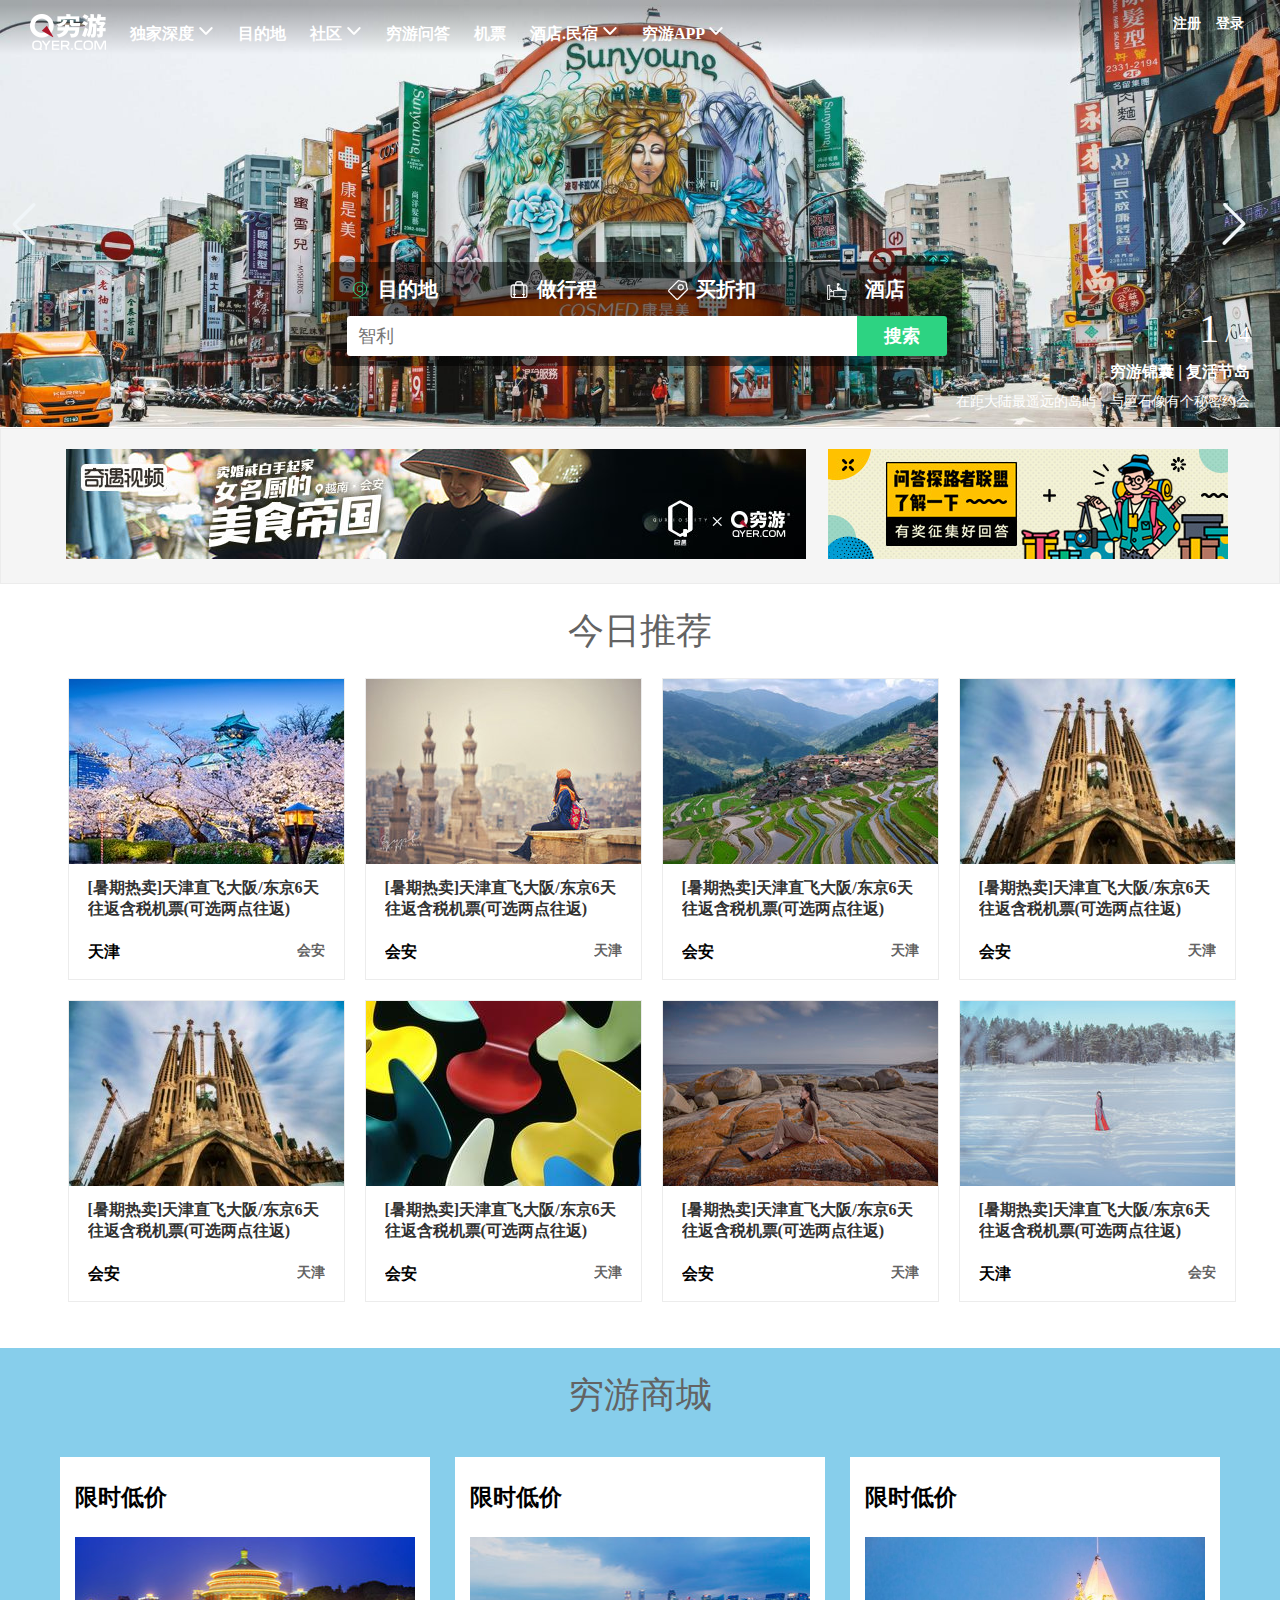
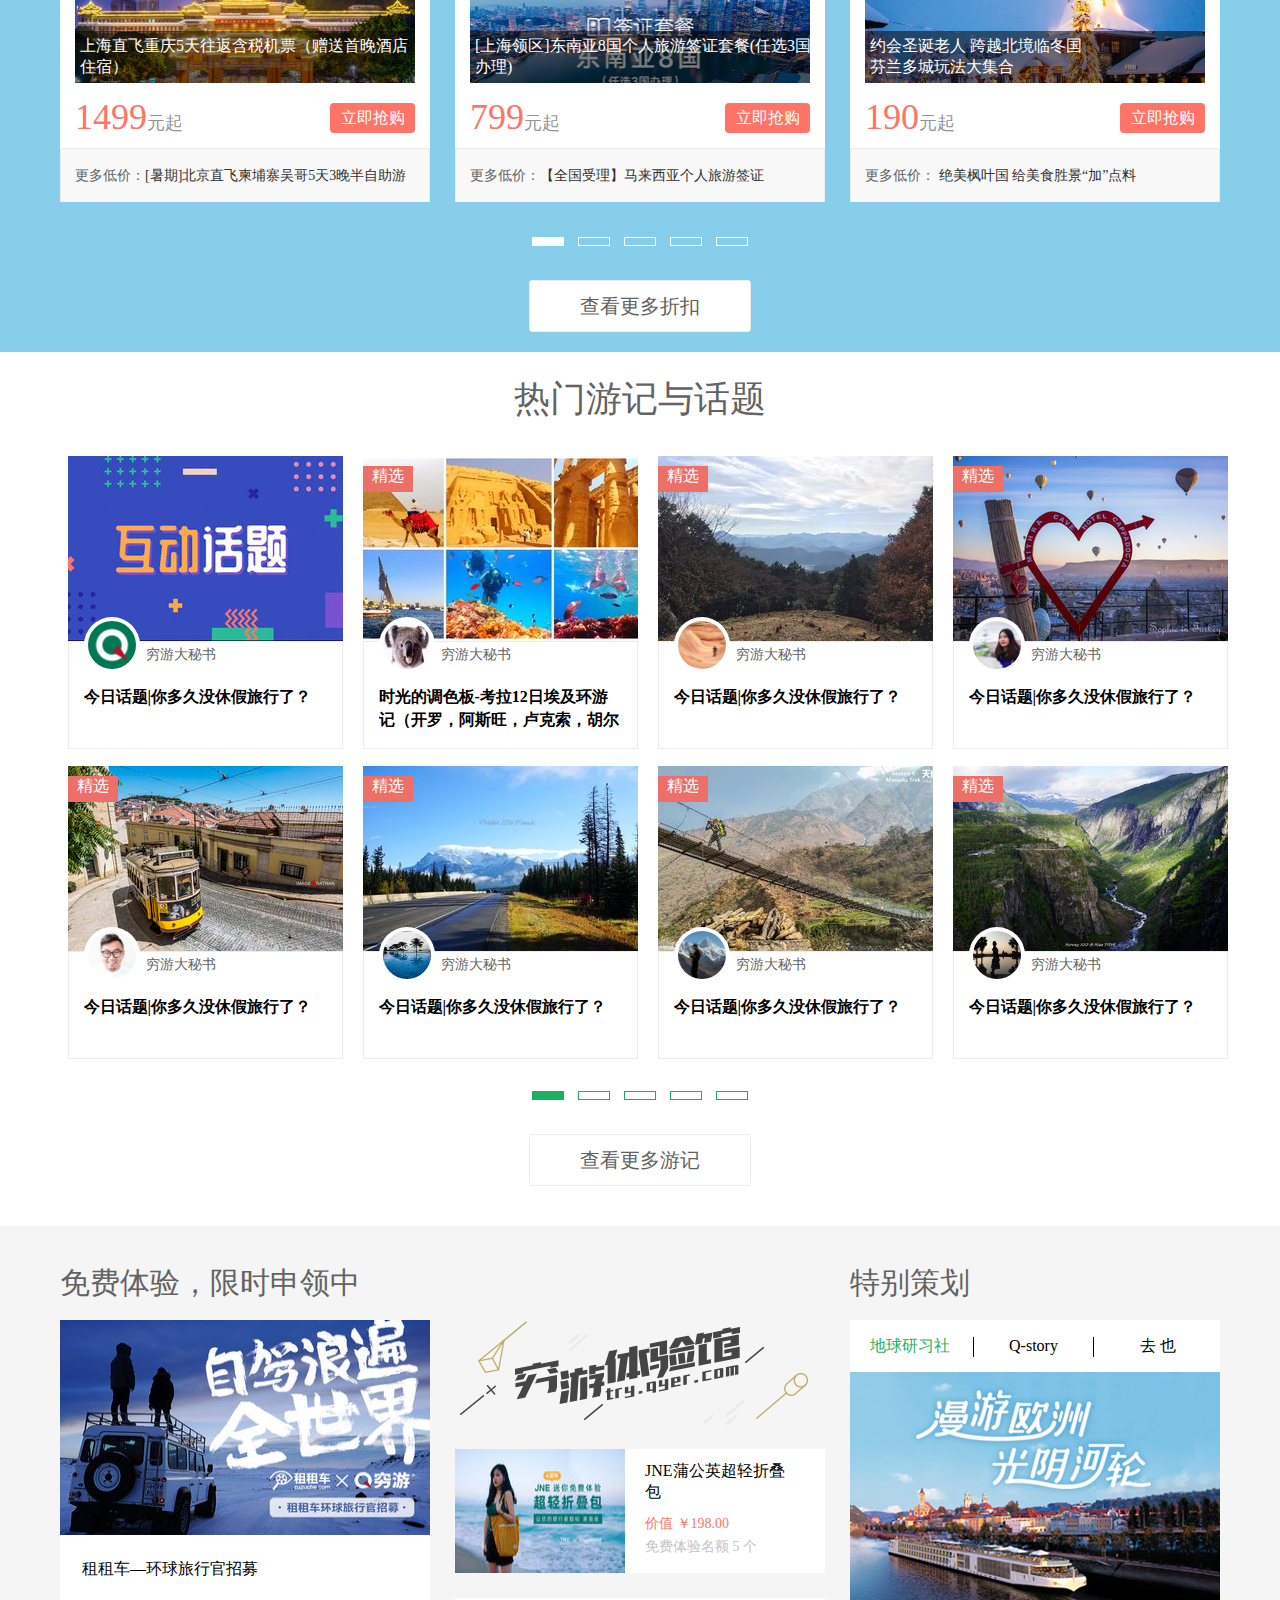
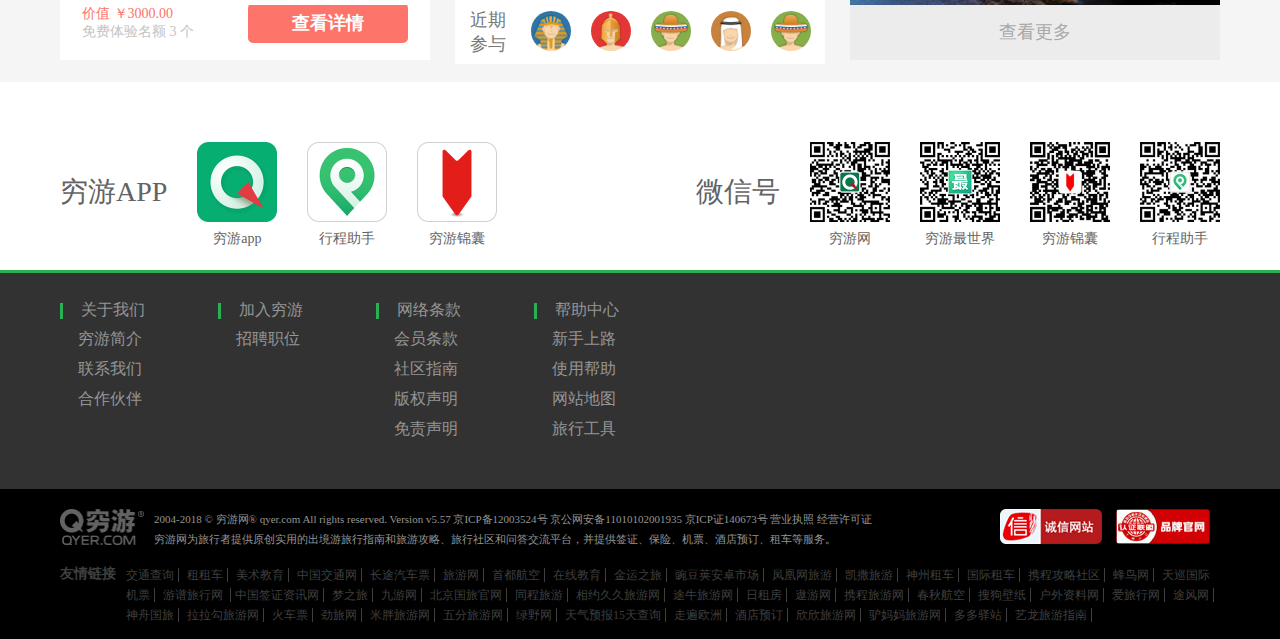
<file: index.html>
<!DOCTYPE html>
<html>
<head>
	<meta charset="utf-8">
	<meta http-equiv="X-UA-Compatible" content="IE=edge">
	<title>穷游网主页</title>
	<link rel="stylesheet" href="css/index.css">
</head>
<body>
	<div class="hander">
		<div class="hander_han">
			<div class="hander_logo">
			<a href="index.html"><img alt="" src="images/index_logo.png"></a>
			</div>
			<ul class="hander_nav">
				<li class="hander_nav_li">
				<a href="depth.html">
					<span>独家深度</span>
				</a>
					<img alt="" src="images/index_icon_bottom.png">
					<ul class="hander_nav_li_ul">
						<li>
							<span>特色长线</span>
						</li>
						<li>
							<span>独家日游</span>
						</li>
						<li>
							<span>Q-Home</span>
						</li>
					</ul>
				</li>
				<li class="hander_nav_li"><a href="destination.html"><span>目的地</span></a></li>
				<li class="hander_nav_li">
					<a href="community.html"><span>社区</span></a>
					<img alt="" src="images/index_icon_bottom.png">
					<ul class="hander_nav_li_ul">
						<li>
							<span>旅行论坛</span>
						</li>
						<li>
							<span>旅行问答</span>
						</li>
						<li>
							<span>JNE旅行生活美学</span>
						</li>
						<li>
							<span>结伴同游</span>
						</li>
						<li>
							<span>负责任的旅行</span>
						</li>
						<li>
							<span>特别策划</span>
						</li>
						<li>
							<span>灵感短视频</span>
						</li>
					</ul>
				</li>
				<li class="hander_nav_li"><a href="questions.html"><span>穷游问答</span></a></li>
				<li class="hander_nav_li"><a href="air.html"><span>机票</span></a></li>
				<li class="hander_nav_li">
					<a href="hotel.html"><span>酒店.民宿</span></a>
					<img alt="" src="images/index_icon_bottom.png">
					<ul class="hander_nav_li_ul">
						<li>
							<span>酒店</span>
						</li>
						<li>
							<span>爱彼迎</span>
						</li>
						<li>
							<span>华人旅馆</span>
						</li>
					</ul>
				</li>
				<li class="hander_nav_li">
					<a href="app.html"><span>穷游APP</span></a>
					<img alt="" src="images/index_icon_bottom.png">
					<ul class="hander_nav_li_ul">
						<li>
							<span>穷游APP</span>
						</li>
						<li>
							<span>行程助手APP</span>
						</li>
						<li>
							<span>穷游锦囊APP</span>
						</li>
					</ul>
				</li>

				<div class="hand_right">
					<span><a href="register.html" target="_blank">注册</a></span>
					<span><a href="login.html" target="_blank">登录</a></span>
				</div>
			</ul>
			
		</div>

		<div class="hander_img">
			<ul class="hander_img_ul">
				<li class="current"><img alt="" src="images/index_hander01.jpg"></li>
				<li><img alt="" src="images/index_hander02.jpg"></li>
				<li><img alt="" src="images/index_hander03.jpg"></li>
				<li><img alt="" src="images/index_hander04.jpg"></li>
				<li><img alt="" src="images/index_hander01.jpg"></li>
			</ul>


			<div class="img_search">
				<ul>
					<li><img src="images/locall.png" alt="">目的地</li>
					<li><img src="images/bag.png" alt="">做行程</li>
					<li><img src="images/tag.png" alt="">买折扣</li>
					<li><img src="images/sleep.png" alt="">酒店</li>
				</ul>
				<div class="search_input">
					<input type="text" placeholder="智利" class="txt">
					<input type="button" value="搜索" class="btn">
				</div>
			</div>

			<div class="text_paint" style="display:block">
				<span><em>1</em> / 4</span>
				<p>穷游锦囊 | 复活节岛</p>
				<span>在距大陆最遥远的岛屿，与巨石像有个秘密约会</span>
			</div>

			<div class="text_paint">
				<span><em>2</em> / 4</span>
				<p>从本州骑到四国，漫步兔子岛、猫咪街，在空中为濑户大桥庆生</p>
				<span>磨人哒小栗砸</span>
			</div>
			<div class="text_paint">
				<span><em>3</em> / 4</span>
				<p>穷游锦囊 | 复活节岛</p>
				<span>在距大陆最遥远的岛屿，与巨石像有个秘密约会</span>
			</div>
			<div class="text_paint">
				<span><em>4</em> / 4</span>
				<p>穷游锦囊 | 复活节岛</p>
				<span>在距大陆最遥远的岛屿，与巨石像有个秘密约会</span>
			</div>



			<div class="change left">
				<img src="images/index_right.png" alt="">
			</div>
			<div class="change right">
				<img src="images/index_left.png" alt="">
			</div>


		</div>

		<div class="hander_footer">
			<div class="center">
				<span>
					<img alt="" src="images/index_h_f01.jpg">
					<img alt="" src="images/index_h_f02.jpg">
				</span>
			</div>
		</div>
	</div>


	<div class="container">
		<div class="con_1 center">
			<h2 class="title">今日推荐</h2>
			<ul class="con_1_ul">
				<li>
					<div class="con_1_img"><img src="images/index_con1_01.jpg"></div>
					<div class="mgs">
						<p>[暑期热卖]天津直飞大阪/东京6天往返含税机票(可选两点往返)</p>
						<span>会安</span>
						<span>天津</span>
					</div>
				</li>
				<li>
					<div class="con_1_img"><img src="images/index_con1_02.jpg"></div>
					<div class="mgs">
						<p>[暑期热卖]天津直飞大阪/东京6天往返含税机票(可选两点往返)</p>
						<span>天津</span>
						<span>会安</span>
					</div>
				</li>
				<li>
					<div class="con_1_img"><img src="images/index_con1_03.jpg"></div>
					<div class="mgs">
						<p>[暑期热卖]天津直飞大阪/东京6天往返含税机票(可选两点往返)</p>
						<span>天津</span>
						<span>会安</span>
					</div>
				</li>
				<li>
					<div class="con_1_img"><img src="images/index_con1_04.jpg"></div>
					<div class="mgs">
						<p>[暑期热卖]天津直飞大阪/东京6天往返含税机票(可选两点往返)</p>
						<span>天津</span>
						<span>会安</span>
					</div>
				</li>
				<li>
					<div class="con_1_img"><img src="images/index_con1_04.jpg"></div>
					<div class="mgs">
						<p>[暑期热卖]天津直飞大阪/东京6天往返含税机票(可选两点往返)</p>
						<span>天津</span>
						<span>会安</span>
					</div>
				</li>
				<li>
					<div class="con_1_img"><img src="images/index_con1_05.jpg"></div>
					<div class="mgs">
						<p>[暑期热卖]天津直飞大阪/东京6天往返含税机票(可选两点往返)</p>
						<span>天津</span>
						<span>会安</span>
					</div>
				</li>
				<li>
					<div class="con_1_img"><img src="images/index_con1_06.jpg"></div>
					<div class="mgs">
						<p>[暑期热卖]天津直飞大阪/东京6天往返含税机票(可选两点往返)</p>
						<span>天津</span>
						<span>会安</span>
					</div>
				</li>
				<li>
					<div class="con_1_img"><img src="images/index_con1_07.jpg"></div>
					<div class="mgs">
						<p>[暑期热卖]天津直飞大阪/东京6天往返含税机票(可选两点往返)</p>
						<span>会安</span>
						<span>天津</span>
					</div>
				</li>
			</ul>	
		</div>
		<div class="con_2">
			<h2 class="title">穷游商城</h2>
			<div class="con_2_box1 center">
				<ul class="box_1_ul_1" style="display:block">
					<li>
						<div class="box1_title">
							<h3>限时低价</h3>
						</div>
						<div class="box1_img">
							<img src="images/index_box1_01.jpg">
							<span>上海直飞重庆5天往返含税机票（赠送首晚酒店住宿）</span>
						</div>
						<div class="box1_pri">
							<p><span>1499</span>元起</p>
							<button>立即抢购</button>
						</div>
						<div class="box1_more">更多低价：<a href="#">[暑期]北京直飞柬埔寨吴哥5天3晚半自助游</a></div>
					</li>
					<li>
						<div class="box1_title">
							<h3>限时低价</h3>
						</div>
						<div class="box1_img">
							<img src="images/index_box1_02.jpg">
							<span>[上海领区]东南亚8国个人旅游签证套餐(任选3国办理)</span>
						</div>
						<div class="box1_pri">
							<p><span>799</span>元起</p>
							<button>立即抢购</button>
						</div>
						<div class="box1_more">更多低价：<a href="#">【全国受理】马来西亚个人旅游签证</a></div>
					</li>
					<li>
						<div class="box1_title">
							<h3>限时低价</h3>
						</div>
						<div class="box1_img">
							<img src="images/index_box1_03.jpg">
							<span>约会圣诞老人 跨越北境临冬国<br>芬兰多城玩法大集合</span>
						</div>
						<div class="box1_pri">
							<p><span>190</span>元起</p>
							<button>立即抢购</button>
						</div>
						<div class="box1_more">更多低价：
						<a href="#"> 绝美枫叶国 给美食胜景“加”点料</a></div>
					</li>
				</ul>

				<ul class="box_1_ul_2 box_same ">
					<li>
						<img alt="" src="images/index_box2_01.jpg">
						<div class="b_ifo">美国个人旅游签证(全国受理,可加急办理,EVUS更新,顺丰包回邮)</div>
						<div class="b_time">
							<span>签证</span>
							<span>1970/01-2017/08</span>
						</div>
						<div class="b_pri">
							<span>1188</span>元起
						</div>
					</li>
					<li>
						<img alt="" src="images/index_box2_02.jpg">
						<div class="b_ifo">加拿大个人旅游签证(全国收取)</div>
						<div class="b_time">
							<span>签证</span>
							<span>2016/06-2017/06</span>
						</div>
						<div class="b_pri">
							<span>970</span>元起
						</div>
					</li>
					<li>
						<img alt="" src="images/index_box2_03.jpg">
						<div class="b_ifo">串根16国个人旅游签证（全国受理）</div>
						<div class="b_time">
							<span>签证</span>
							<span>2015/08-2016/05</span>
						</div>
						<div class="b_pri">
							<span>750</span>元起
						</div>
					</li>
					<li>
						<img alt="" src="images/index_box2_04.jpg">
						<div class="b_ifo">【北京领区,限量抢购】日本个人旅游签证(单次/多次/简化办理;拒签退款)</div>
						<div class="b_time">
							<span>签证</span>
							<span>长期有效</span>
						</div>
						<div class="b_pri">
							<span>285</span>元起
						</div>
					</li>
					<li>
						<img alt="" src="images/index_box2_05.jpg">
						<div class="b_ifo">日本个人旅游签证(上海领区,拒签退款;单次/多次可选;送1日Wi-Fi)</div>
						<div class="b_time">
							<span>签证</span>
							<span>2015/12-2016/12</span>
						</div>
						<div class="b_pri">
							<span>79</span>元起
						</div>
					</li>
					<li>
						<img alt="" src="images/index_box2_06.jpg">
						<div class="b_ifo">(四星,功孟海滩)甲米毕安酒店 Beyond Resort Krabi(含双早)</div>
						<div class="b_time">
							<span>签证</span>
							<span>2016/04-2018/06</span>
						</div>
						<div class="b_pri">
							<span>80</span>元起
						</div>
					</li>
				</ul>
				
				<ul class="box_1_ul_3 box_same ">
					<li>
						<img alt="" src="images/index_box3_01.jpg">
						<div class="b_ifo">美国个人旅游签证(全国受理,可加急办理,EVUS更新,顺丰包回邮)</div>
						<div class="b_time">
							<span>签证</span>
							<span>1970/01-2017/08</span>
						</div>
						<div class="b_pri">
							<span>1188</span>元起
						</div>
					</li>
					<li>
						<img alt="" src="images/index_box3_02.jpg">
						<div class="b_ifo">加拿大个人旅游签证(全国收取)</div>
						<div class="b_time">
							<span>签证</span>
							<span>2016/06-2017/06</span>
						</div>
						<div class="b_pri">
							<span>970</span>元起
						</div>
					</li>
					<li>
						<img alt="" src="images/index_box3_03.jpg">
						<div class="b_ifo">串根16国个人旅游签证（全国受理）</div>
						<div class="b_time">
							<span>签证</span>
							<span>2015/08-2016/05</span>
						</div>
						<div class="b_pri">
							<span>750</span>元起
						</div>
					</li>
					<li>
						<img alt="" src="images/index_box3_04.jpg">
						<div class="b_ifo">【北京领区,限量抢购】日本个人旅游签证(单次/多次/简化办理;拒签退款)</div>
						<div class="b_time">
							<span>签证</span>
							<span>长期有效</span>
						</div>
						<div class="b_pri">
							<span>285</span>元起
						</div>
					</li>
					<li>
						<img alt="" src="images/index_box3_05.jpg">
						<div class="b_ifo">日本个人旅游签证(上海领区,拒签退款;单次/多次可选;送1日Wi-Fi)</div>
						<div class="b_time">
							<span>签证</span>
							<span>2015/12-2016/12</span>
						</div>
						<div class="b_pri">
							<span>79</span>元起
						</div>
					</li>
					<li>
						<img alt="" src="images/index_box3_06.jpg">
						<div class="b_ifo">(四星,功孟海滩)甲米毕安酒店 Beyond Resort Krabi(含双早)</div>
						<div class="b_time">
							<span>签证</span>
							<span>2016/04-2018/06</span>
						</div>
						<div class="b_pri">
							<span>80</span>元起
						</div>
					</li>
				</ul>

				<ul class="box_1_ul_4 box_same ">
					<li>
						<img alt="" src="images/index_box4_01.jpg">
						<div class="b_ifo">美国个人旅游签证(全国受理,可加急办理,EVUS更新,顺丰包回邮)</div>
						<div class="b_time">
							<span>签证</span>
							<span>1970/01-2017/08</span>
						</div>
						<div class="b_pri">
							<span>1188</span>元起
						</div>
					</li>
					<li>
						<img alt="" src="images/index_box4_02.jpg">
						<div class="b_ifo">加拿大个人旅游签证(全国收取)</div>
						<div class="b_time">
							<span>签证</span>
							<span>2016/06-2017/06</span>
						</div>
						<div class="b_pri">
							<span>970</span>元起
						</div>
					</li>
					<li>
						<img alt="" src="images/index_box4_03.jpg">
						<div class="b_ifo">串根16国个人旅游签证（全国受理）</div>
						<div class="b_time">
							<span>签证</span>
							<span>2015/08-2016/05</span>
						</div>
						<div class="b_pri">
							<span>750</span>元起
						</div>
					</li>
					<li>
						<img alt="" src="images/index_box4_04.jpg">
						<div class="b_ifo">【北京领区,限量抢购】日本个人旅游签证(单次/多次/简化办理;拒签退款)</div>
						<div class="b_time">
							<span>签证</span>
							<span>长期有效</span>
						</div>
						<div class="b_pri">
							<span>285</span>元起
						</div>
					</li>
					<li>
						<img alt="" src="images/index_box4_05.png">
						<div class="b_ifo">日本个人旅游签证(上海领区,拒签退款;单次/多次可选;送1日Wi-Fi)</div>
						<div class="b_time">
							<span>签证</span>
							<span>2015/12-2016/12</span>
						</div>
						<div class="b_pri">
							<span>79</span>元起
						</div>
					</li>
					<li>
						<img alt="" src="images/index_box4_06.jpg">
						<div class="b_ifo">(四星,功孟海滩)甲米毕安酒店 Beyond Resort Krabi(含双早)</div>
						<div class="b_time">
							<span>签证</span>
							<span>2016/04-2018/06</span>
						</div>
						<div class="b_pri">
							<span>80</span>元起
						</div>
					</li>
				</ul>

				<ul class="box_1_ul_5 box_same ">
					<li>
						<img alt="" src="images/index_box5_01.jpg">
						<div class="b_ifo">美国个人旅游签证(全国受理,可加急办理,EVUS更新,顺丰包回邮)</div>
						<div class="b_time">
							<span>签证</span>
							<span>1970/01-2017/08</span>
						</div>
						<div class="b_pri">
							<span>1188</span>元起
						</div>
					</li>
					<li>
						<img alt="" src="images/index_box5_02.jpg">
						<div class="b_ifo">加拿大个人旅游签证(全国收取)</div>
						<div class="b_time">
							<span>签证</span>
							<span>2016/06-2017/06</span>
						</div>
						<div class="b_pri">
							<span>970</span>元起
						</div>
					</li>
					<li>
						<img alt="" src="images/index_box5_03.jpg">
						<div class="b_ifo">串根16国个人旅游签证（全国受理）</div>
						<div class="b_time">
							<span>签证</span>
							<span>2015/08-2016/05</span>
						</div>
						<div class="b_pri">
							<span>750</span>元起
						</div>
					</li>
					<li>
						<img alt="" src="images/index_box5_04.jpg">
						<div class="b_ifo">【北京领区,限量抢购】日本个人旅游签证(单次/多次/简化办理;拒签退款)</div>
						<div class="b_time">
							<span>签证</span>
							<span>长期有效</span>
						</div>
						<div class="b_pri">
							<span>285</span>元起
						</div>
					</li>
					<li>
						<img alt="" src="images/index_box5_05.jpg">
						<div class="b_ifo">日本个人旅游签证(上海领区,拒签退款;单次/多次可选;送1日Wi-Fi)</div>
						<div class="b_time">
							<span>签证</span>
							<span>2015/12-2016/12</span>
						</div>
						<div class="b_pri">
							<span>79</span>元起
						</div>
					</li>
					<li>
						<img alt="" src="images/index_box5_06.jpg">
						<div class="b_ifo">(四星,功孟海滩)甲米毕安酒店 Beyond Resort Krabi(含双早)</div>
						<div class="b_time">
							<span>签证</span>
							<span>2016/04-2018/06</span>
						</div>
						<div class="b_pri">
							<span>80</span>元起
						</div>
					</li>
				</ul>


				<div class="box_1_ctr">
					<span class="current"></span>
					<span></span>
					<span></span>
					<span></span>
					<span></span>
				</div>
				<div class="box_1_mr">
					<a href="#">查看更多折扣</a>
				</div>
			</div>
		</div>


		<div class="con_3">
		<h2 class="title">热门游记与话题</h2>
		<div class="con3_box1 center">
			<ul class="con_3_ul current">
				<li>
					<div class="con3_img">
						<img src="images/index_con3_ul1_hand01.jpg" alt="">
					</div>
					<div class="con3_inner">
						<div class="c3_inner_title">
							<span class="con3_inr_hand">
								<img src="images/index_con3_ul1_hand01_01.jpg" alt="">
							</span>
							<span class="con3_inr_title">穷游大秘书</span>
						</div>
						<div class="con3_inner_p">
							今日话题|你多久没休假旅行了？
						</div>
						
					</div>
				</li>
				<li>
					<div class="con3_img">
						<img src="images/index_con3_ul1_hand02.jpg" alt="">
					</div>
					<div class="con3_inner">
						<div class="c3_inner_title">
							<span class="con3_inr_hand">
								<img src="images/index_con3_ul1_hand01_02.jpg" alt="">
							</span>
							<span class="con3_inr_title">穷游大秘书</span>
						</div>
						<div class="con3_inner_p">
							时光的调色板-考拉12日埃及环游记（开罗，阿斯旺，卢克索，胡尔哥达）
						</div>
						
					</div>
					<span>精选</span>
				</li>
				<li>
					<div class="con3_img">
						<img src="images/index_con3_ul1_hand03.jpg" alt="">
					</div>
					<div class="con3_inner">
						<div class="c3_inner_title">
							<span class="con3_inr_hand">
								<img src="images/index_con3_ul1_hand01_03.jpg" alt="">
							</span>
							<span class="con3_inr_title">穷游大秘书</span>
						</div>
						<div class="con3_inner_p">
							今日话题|你多久没休假旅行了？
						</div>
						
					</div>
					<span>精选</span>
				</li>
				<li>
					<div class="con3_img">
						<img src="images/index_con3_ul1_hand04.jpg" alt="">
					</div>
					<div class="con3_inner">
						<div class="c3_inner_title">
							<span class="con3_inr_hand">
								<img src="images/index_con3_ul1_hand01_04.jpg" alt="">
							</span>
							<span class="con3_inr_title">穷游大秘书</span>
						</div>
						<div class="con3_inner_p">
							今日话题|你多久没休假旅行了？
						</div>
						
					</div>
					<span>精选</span>
				</li>
				<li>
					<div class="con3_img">
						<img src="images/index_con3_ul1_hand05.jpg" alt="">
					</div>
					<div class="con3_inner">
						<div class="c3_inner_title">
							<span class="con3_inr_hand">
								<img src="images/index_con3_ul1_hand01_05.jpg" alt="">
							</span>
							<span class="con3_inr_title">穷游大秘书</span>
						</div>
						<div class="con3_inner_p">
							今日话题|你多久没休假旅行了？
						</div>
						
					</div>
					<span>精选</span>
				</li>
				<li>
					<div class="con3_img">
						<img src="images/index_con3_ul1_hand06.jpg" alt="">
					</div>
					<div class="con3_inner">
						<div class="c3_inner_title">
							<span class="con3_inr_hand">
								<img src="images/index_con3_ul1_hand01_06.jpg" alt="">
							</span>
							<span class="con3_inr_title">穷游大秘书</span>
						</div>
						<div class="con3_inner_p">
							今日话题|你多久没休假旅行了？
						</div>
						
					</div>
					<span>精选</span>
				</li>
				<li>
					<div class="con3_img">
						<img src="images/index_con3_ul1_hand07.jpg" alt="">
					</div>
					<div class="con3_inner">
						<div class="c3_inner_title">
							<span class="con3_inr_hand">
								<img src="images/index_con3_ul1_hand01_07.jpg" alt="">
							</span>
							<span class="con3_inr_title">穷游大秘书</span>
						</div>
						<div class="con3_inner_p">
							今日话题|你多久没休假旅行了？
						</div>
						
					</div>
					<span>精选</span>
				</li>
				<li>
					<div class="con3_img">
						<img src="images/index_con3_ul1_hand08.jpg" alt="">
					</div>
					<div class="con3_inner">
						<div class="c3_inner_title">
							<span class="con3_inr_hand">
								<img src="images/index_con3_ul1_hand01_08.jpg" alt="">
							</span>
							<span class="con3_inr_title">穷游大秘书</span>
						</div>
						<div class="con3_inner_p">
							今日话题|你多久没休假旅行了？
						</div>
					</div>
					<span>精选</span>
				</li>
			</ul>

			<ul class="con_3_ul">
				<li>
					<div class="con3_img">
						<img src="images/index_con3_ul2_hand01.jpg" alt="">
					</div>
					<div class="con3_inner">
						<div class="c3_inner_title">
							<span class="con3_inr_hand">
								<img src="images/index_con3_ul2_hand01_01.jpg" alt="">
							</span>
							<span class="con3_inr_title">穷游大秘书</span>
						</div>
						<div class="con3_inner_p">
							今日话题|你多久没休假旅行了？
						</div>
						
					</div>
				</li>
				<li>
					<div class="con3_img">
						<img src="images/index_con3_ul2_hand02.jpg" alt="">
					</div>
					<div class="con3_inner">
						<div class="c3_inner_title">
							<span class="con3_inr_hand">
								<img src="images/index_con3_ul2_hand01_02.jpg" alt="">
							</span>
							<span class="con3_inr_title">穷游大秘书</span>
						</div>
						<div class="con3_inner_p">
							时光的调色板-考拉12日埃及环游记（开罗，阿斯旺，卢克索，胡尔哥达）
						</div>
						
					</div>
					<span>精选</span>
				</li>
				<li>
					<div class="con3_img">
						<img src="images/index_con3_ul2_hand03.jpg" alt="">
					</div>
					<div class="con3_inner">
						<div class="c3_inner_title">
							<span class="con3_inr_hand">
								<img src="images/index_con3_ul2_hand01_03.jpg" alt="">
							</span>
							<span class="con3_inr_title">穷游大秘书</span>
						</div>
						<div class="con3_inner_p">
							今日话题|你多久没休假旅行了？
						</div>
						
					</div>
					<span>精选</span>
				</li>
				<li>
					<div class="con3_img">
						<img src="images/index_con3_ul2_hand04.jpg" alt="">
					</div>
					<div class="con3_inner">
						<div class="c3_inner_title">
							<span class="con3_inr_hand">
								<img src="images/index_con3_ul2_hand01_04.jpg" alt="">
							</span>
							<span class="con3_inr_title">穷游大秘书</span>
						</div>
						<div class="con3_inner_p">
							今日话题|你多久没休假旅行了？
						</div>
						
					</div>
					<span>精选</span>
				</li>
				<li>
					<div class="con3_img">
						<img src="images/index_con3_ul2_hand05.jpg" alt="">
					</div>
					<div class="con3_inner">
						<div class="c3_inner_title">
							<span class="con3_inr_hand">
								<img src="images/index_con3_ul1_hand01_05.jpg" alt="">
							</span>
							<span class="con3_inr_title">穷游大秘书</span>
						</div>
						<div class="con3_inner_p">
							今日话题|你多久没休假旅行了？
						</div>
						
					</div>
					<span>精选</span>
				</li>
				<li>
					<div class="con3_img">
						<img src="images/index_con3_ul2_hand06.jpg" alt="">
					</div>
					<div class="con3_inner">
						<div class="c3_inner_title">
							<span class="con3_inr_hand">
								<img src="images/index_con3_ul1_hand01_06.jpg" alt="">
							</span>
							<span class="con3_inr_title">穷游大秘书</span>
						</div>
						<div class="con3_inner_p">
							今日话题|你多久没休假旅行了？
						</div>
						
					</div>
					<span>精选</span>
				</li>
				<li>
					<div class="con3_img">
						<img src="images/index_con3_ul2_hand07.jpg" alt="">
					</div>
					<div class="con3_inner">
						<div class="c3_inner_title">
							<span class="con3_inr_hand">
								<img src="images/index_con3_ul1_hand01_07.jpg" alt="">
							</span>
							<span class="con3_inr_title">穷游大秘书</span>
						</div>
						<div class="con3_inner_p">
							今日话题|你多久没休假旅行了？
						</div>
						
					</div>
					<span>精选</span>
				</li>
				<li>
					<div class="con3_img">
						<img src="images/index_con3_ul2_hand08.jpg" alt="">
					</div>
					<div class="con3_inner">
						<div class="c3_inner_title">
							<span class="con3_inr_hand">
								<img src="images/index_con3_ul1_hand01_08.jpg" alt="">
							</span>
							<span class="con3_inr_title">穷游大秘书</span>
						</div>
						<div class="con3_inner_p">
							今日话题|你多久没休假旅行了？
						</div>
					</div>
					<span>精选</span>
				</li>
			</ul>
			

			<ul class="con_3_ul">
				<li>
					<div class="con3_img">
						<img src="images/index_con3_ul3_hand01.jpg" alt="">
					</div>
					<div class="con3_inner">
						<div class="c3_inner_title">
							<span class="con3_inr_hand">
								<img src="images/index_con3_ul2_hand01_01.jpg" alt="">
							</span>
							<span class="con3_inr_title">穷游大秘书</span>
						</div>
						<div class="con3_inner_p">
							今日话题|你多久没休假旅行了？
						</div>
						
					</div>
				</li>
				<li>
					<div class="con3_img">
						<img src="images/index_con3_ul3_hand02.jpg" alt="">
					</div>
					<div class="con3_inner">
						<div class="c3_inner_title">
							<span class="con3_inr_hand">
								<img src="images/index_con3_ul2_hand01_02.jpg" alt="">
							</span>
							<span class="con3_inr_title">穷游大秘书</span>
						</div>
						<div class="con3_inner_p">
							时光的调色板-考拉12日埃及环游记（开罗，阿斯旺，卢克索，胡尔哥达）
						</div>
						
					</div>
					<span>精选</span>
				</li>
				<li>
					<div class="con3_img">
						<img src="images/index_con3_ul3_hand03.jpg" alt="">
					</div>
					<div class="con3_inner">
						<div class="c3_inner_title">
							<span class="con3_inr_hand">
								<img src="images/index_con3_ul2_hand01_03.jpg" alt="">
							</span>
							<span class="con3_inr_title">穷游大秘书</span>
						</div>
						<div class="con3_inner_p">
							今日话题|你多久没休假旅行了？
						</div>
						
					</div>
					<span>精选</span>
				</li>
				<li>
					<div class="con3_img">
						<img src="images/index_con3_ul3_hand04.jpg" alt="">
					</div>
					<div class="con3_inner">
						<div class="c3_inner_title">
							<span class="con3_inr_hand">
								<img src="images/index_con3_ul2_hand01_04.jpg" alt="">
							</span>
							<span class="con3_inr_title">穷游大秘书</span>
						</div>
						<div class="con3_inner_p">
							今日话题|你多久没休假旅行了？
						</div>
						
					</div>
					<span>精选</span>
				</li>
				<li>
					<div class="con3_img">
						<img src="images/index_con3_ul3_hand05.jpg" alt="">
					</div>
					<div class="con3_inner">
						<div class="c3_inner_title">
							<span class="con3_inr_hand">
								<img src="images/index_con3_ul1_hand01_05.jpg" alt="">
							</span>
							<span class="con3_inr_title">穷游大秘书</span>
						</div>
						<div class="con3_inner_p">
							今日话题|你多久没休假旅行了？
						</div>
						
					</div>
					<span>精选</span>
				</li>
				<li>
					<div class="con3_img">
						<img src="images/index_con3_ul3_hand06.jpg" alt="">
					</div>
					<div class="con3_inner">
						<div class="c3_inner_title">
							<span class="con3_inr_hand">
								<img src="images/index_con3_ul1_hand01_06.jpg" alt="">
							</span>
							<span class="con3_inr_title">穷游大秘书</span>
						</div>
						<div class="con3_inner_p">
							今日话题|你多久没休假旅行了？
						</div>
						
					</div>
					<span>精选</span>
				</li>
				<li>
					<div class="con3_img">
						<img src="images/index_con3_ul3_hand07.jpg" alt="">
					</div>
					<div class="con3_inner">
						<div class="c3_inner_title">
							<span class="con3_inr_hand">
								<img src="images/index_con3_ul1_hand01_07.jpg" alt="">
							</span>
							<span class="con3_inr_title">穷游大秘书</span>
						</div>
						<div class="con3_inner_p">
							今日话题|你多久没休假旅行了？
						</div>
						
					</div>
					<span>精选</span>
				</li>
				<li>
					<div class="con3_img">
						<img src="images/index_con3_ul3_hand08.jpg" alt="">
					</div>
					<div class="con3_inner">
						<div class="c3_inner_title">
							<span class="con3_inr_hand">
								<img src="images/index_con3_ul1_hand01_08.jpg" alt="">
							</span>
							<span class="con3_inr_title">穷游大秘书</span>
						</div>
						<div class="con3_inner_p">
							今日话题|你多久没休假旅行了？
						</div>
					</div>
					<span>精选</span>
				</li>
			</ul>
			

			<ul class="con_3_ul">
				<li>
					<div class="con3_img">
						<img src="images/index_con3_ul4_hand01.jpg" alt="">
					</div>
					<div class="con3_inner">
						<div class="c3_inner_title">
							<span class="con3_inr_hand">
								<img src="images/index_con3_ul2_hand01_01.jpg" alt="">
							</span>
							<span class="con3_inr_title">穷游大秘书</span>
						</div>
						<div class="con3_inner_p">
							今日话题|你多久没休假旅行了？
						</div>
						
					</div>
				</li>
				<li>
					<div class="con3_img">
						<img src="images/index_con3_ul4_hand02.jpg" alt="">
					</div>
					<div class="con3_inner">
						<div class="c3_inner_title">
							<span class="con3_inr_hand">
								<img src="images/index_con3_ul2_hand01_02.jpg" alt="">
							</span>
							<span class="con3_inr_title">穷游大秘书</span>
						</div>
						<div class="con3_inner_p">
							时光的调色板-考拉12日埃及环游记（开罗，阿斯旺，卢克索，胡尔哥达）
						</div>
						
					</div>
					<span>精选</span>
				</li>
				<li>
					<div class="con3_img">
						<img src="images/index_con3_ul4_hand03.jpg" alt="">
					</div>
					<div class="con3_inner">
						<div class="c3_inner_title">
							<span class="con3_inr_hand">
								<img src="images/index_con3_ul2_hand01_03.jpg" alt="">
							</span>
							<span class="con3_inr_title">穷游大秘书</span>
						</div>
						<div class="con3_inner_p">
							今日话题|你多久没休假旅行了？
						</div>
						
					</div>
					<span>精选</span>
				</li>
				<li>
					<div class="con3_img">
						<img src="images/index_con3_ul4_hand04.jpg" alt="">
					</div>
					<div class="con3_inner">
						<div class="c3_inner_title">
							<span class="con3_inr_hand">
								<img src="images/index_con3_ul2_hand01_04.jpg" alt="">
							</span>
							<span class="con3_inr_title">穷游大秘书</span>
						</div>
						<div class="con3_inner_p">
							今日话题|你多久没休假旅行了？
						</div>
						
					</div>
					<span>精选</span>
				</li>
				<li>
					<div class="con3_img">
						<img src="images/index_con3_ul4_hand05.jpg" alt="">
					</div>
					<div class="con3_inner">
						<div class="c3_inner_title">
							<span class="con3_inr_hand">
								<img src="images/index_con3_ul1_hand01_05.jpg" alt="">
							</span>
							<span class="con3_inr_title">穷游大秘书</span>
						</div>
						<div class="con3_inner_p">
							今日话题|你多久没休假旅行了？
						</div>
						
					</div>
					<span>精选</span>
				</li>
				<li>
					<div class="con3_img">
						<img src="images/index_con3_ul4_hand06.jpg" alt="">
					</div>
					<div class="con3_inner">
						<div class="c3_inner_title">
							<span class="con3_inr_hand">
								<img src="images/index_con3_ul1_hand01_06.jpg" alt="">
							</span>
							<span class="con3_inr_title">穷游大秘书</span>
						</div>
						<div class="con3_inner_p">
							今日话题|你多久没休假旅行了？
						</div>
						
					</div>
					<span>精选</span>
				</li>
				<li>
					<div class="con3_img">
						<img src="images/index_con3_ul4_hand07.jpg" alt="">
					</div>
					<div class="con3_inner">
						<div class="c3_inner_title">
							<span class="con3_inr_hand">
								<img src="images/index_con3_ul1_hand01_07.jpg" alt="">
							</span>
							<span class="con3_inr_title">穷游大秘书</span>
						</div>
						<div class="con3_inner_p">
							今日话题|你多久没休假旅行了？
						</div>
						
					</div>
					<span>精选</span>
				</li>
				<li>
					<div class="con3_img">
						<img src="images/index_con3_ul4_hand08.jpg" alt="">
					</div>
					<div class="con3_inner">
						<div class="c3_inner_title">
							<span class="con3_inr_hand">
								<img src="images/index_con3_ul1_hand01_08.jpg" alt="">
							</span>
							<span class="con3_inr_title">穷游大秘书</span>
						</div>
						<div class="con3_inner_p">
							今日话题|你多久没休假旅行了？
						</div>
					</div>
					<span>精选</span>
				</li>
			</ul>


			<ul class="con_3_ul">
				<li>
					<div class="con3_img">
						<img src="images/index_con3_ul5_hand01.jpg" alt="">
					</div>
					<div class="con3_inner">
						<div class="c3_inner_title">
							<span class="con3_inr_hand">
								<img src="images/index_con3_ul2_hand01_01.jpg" alt="">
							</span>
							<span class="con3_inr_title">穷游大秘书</span>
						</div>
						<div class="con3_inner_p">
							今日话题|你多久没休假旅行了？
						</div>
						
					</div>
				</li>
				<li>
					<div class="con3_img">
						<img src="images/index_con3_ul5_hand02.jpg" alt="">
					</div>
					<div class="con3_inner">
						<div class="c3_inner_title">
							<span class="con3_inr_hand">
								<img src="images/index_con3_ul2_hand01_02.jpg" alt="">
							</span>
							<span class="con3_inr_title">穷游大秘书</span>
						</div>
						<div class="con3_inner_p">
							时光的调色板-考拉12日埃及环游记（开罗，阿斯旺，卢克索，胡尔哥达）
						</div>
						
					</div>
					<span>精选</span>
				</li>
				<li>
					<div class="con3_img">
						<img src="images/index_con3_ul5_hand03.jpg" alt="">
					</div>
					<div class="con3_inner">
						<div class="c3_inner_title">
							<span class="con3_inr_hand">
								<img src="images/index_con3_ul2_hand01_03.jpg" alt="">
							</span>
							<span class="con3_inr_title">穷游大秘书</span>
						</div>
						<div class="con3_inner_p">
							今日话题|你多久没休假旅行了？
						</div>
						
					</div>
					<span>精选</span>
				</li>
				<li>
					<div class="con3_img">
						<img src="images/index_con3_ul5_hand04.jpg" alt="">
					</div>
					<div class="con3_inner">
						<div class="c3_inner_title">
							<span class="con3_inr_hand">
								<img src="images/index_con3_ul2_hand01_04.jpg" alt="">
							</span>
							<span class="con3_inr_title">穷游大秘书</span>
						</div>
						<div class="con3_inner_p">
							今日话题|你多久没休假旅行了？
						</div>
						
					</div>
					<span>精选</span>
				</li>
				<li>
					<div class="con3_img">
						<img src="images/index_con3_ul5_hand05.jpg" alt="">
					</div>
					<div class="con3_inner">
						<div class="c3_inner_title">
							<span class="con3_inr_hand">
								<img src="images/index_con3_ul1_hand01_05.jpg" alt="">
							</span>
							<span class="con3_inr_title">穷游大秘书</span>
						</div>
						<div class="con3_inner_p">
							今日话题|你多久没休假旅行了？
						</div>
						
					</div>
					<span>精选</span>
				</li>
				<li>
					<div class="con3_img">
						<img src="images/index_con3_ul5_hand06.jpg" alt="">
					</div>
					<div class="con3_inner">
						<div class="c3_inner_title">
							<span class="con3_inr_hand">
								<img src="images/index_con3_ul1_hand01_06.jpg" alt="">
							</span>
							<span class="con3_inr_title">穷游大秘书</span>
						</div>
						<div class="con3_inner_p">
							今日话题|你多久没休假旅行了？
						</div>
						
					</div>
					<span>精选</span>
				</li>
				<li>
					<div class="con3_img">
						<img src="images/index_con3_ul5_hand07.jpg" alt="">
					</div>
					<div class="con3_inner">
						<div class="c3_inner_title">
							<span class="con3_inr_hand">
								<img src="images/index_con3_ul1_hand01_07.jpg" alt="">
							</span>
							<span class="con3_inr_title">穷游大秘书</span>
						</div>
						<div class="con3_inner_p">
							今日话题|你多久没休假旅行了？
						</div>
						
					</div>
					<span>精选</span>
				</li>
				<li>
					<div class="con3_img">
						<img src="images/index_con3_ul5_hand08.jpg" alt="">
					</div>
					<div class="con3_inner">
						<div class="c3_inner_title">
							<span class="con3_inr_hand">
								<img src="images/index_con3_ul1_hand01_08.jpg" alt="">
							</span>
							<span class="con3_inr_title">穷游大秘书</span>
						</div>
						<div class="con3_inner_p">
							今日话题|你多久没休假旅行了？
						</div>
					</div>
					<span>精选</span>
				</li>
			</ul>
		</div>
			<div class="box_3_ctr">
				<span class="current"></span>
				<span></span>
				<span></span>
				<span></span>
				<span></span>
			</div>
			<div class="box_3_mr">
				<a href="#">查看更多游记</a>
			</div>
		</div>


		<div class="con_4">
			<div class=" con4_main center">
				<div class="con_m_left">
					<p>免费体验，限时申领中</p>
					<div class="l_left">
						<div class="l_img">
							<img alt="" src="images/index_con4_left01.jpg">
						</div>
						<div class="l_msg">
							<p>租租车—环球旅行官招募</p>
							<div>
								<span>价值 ￥3000.00</span>
								<span>免费体验名额 3 个</span>
								<span>查看详情</span>
							</div>
						</div>
					</div>
					<div class="l_right">
						<img alt="" src="images/index_con4_left02.png">
						<div class="right1">
							<div class="img"><img src="images/index_con4_left03.jpg" alt=""></div>
							<div class="mgs">
								<span>JNE蒲公英超轻折叠包</span>
								<span>价值 ￥198.00</span>
								<span>免费体验名额 5 个</span>
							</div>
						</div>
						<div class="right2">
							<span>近期参与</span>
							<div class="right2_roll">
								<ul>
									<li><img src="images/index_right_roll01.jpg" alt=""> </li>
									<li><img src="images/index_right_roll02.jpg" alt=""></li>
									<li><img src="images/index_right_roll03.jpg" alt=""></li>
									<li><img src="images/index_right_roll04.jpg" alt=""></li>
									<li><img src="images/index_right_roll05.jpg" alt=""></li>
									<li><img src="images/index_right_roll03.jpg" alt=""></li>
									<li><img src="images/index_right_roll02.jpg" alt=""></li>
									<li><img src="images/index_right_roll01.jpg" alt=""> </li>
									<li><img src="images/index_right_roll03.jpg" alt=""></li>

									<li><img src="images/index_right_roll01.jpg" alt=""> </li>
									<li><img src="images/index_right_roll02.jpg" alt=""></li>
									<li><img src="images/index_right_roll03.jpg" alt=""></li>
									<li><img src="images/index_right_roll04.jpg" alt=""></li>
									<li><img src="images/index_right_roll05.jpg" alt=""></li>
								</ul>
							</div>
						</div>
					</div>
				</div>
				<div class="con_m_right">
					<p>特别策划</p>
					<div class="wapper">
						<ul class="title">
							<li class="current">地球研习社</li>
							<li>Q-story</li>
							<li>去 也</li>
						</ul>
						<ul class="w_img">
							<li class="current"><img src="images/index_wapper01.jpg" alt=""></li>
							<li><img src="images/index_wapper02.jpg" alt=""></li>
							<li><img src="images/index_wapper03.jpg" alt=""></li>
						</ul>
					</div>
					<div class="more">查看更多</div>
				</div>
			</div>
		</div>
		<div class="con_5">
			<div class="center con_5_box">
				<div class="app">
					<span>穷游APP</span>
					<ul>
						<li>
							<img src="images/index_logo1.png" alt="">
							<span>穷游app</span>
						</li>
						<li>
							<img src="images/index_logo2.png" alt="">
							<span>行程助手</span>
						</li>
						<li>
							<img src="images/index_logo3.png" alt="">
							<span>穷游锦囊</span>
						</li>
					</ul>
				</div>
				<div class="er_ma">
				<span>微信号</span>
					<ul>
						<li>
							<img src="images/index_ma1.png" alt="">
							<span>穷游网</span>
						</li>
						<li>
							<img src="images/index_ma2.png" alt="">
							<span>穷游最世界</span>
						</li>
						<li>
							<img src="images/index_ma3.png" alt="">
							<span>穷游锦囊</span>
						</li>
						<li>
							<img src="images/index_ma4.png" alt="">
							<span>行程助手</span>
						</li>
					</ul>
				</div>
			</div>
		</div>
	</div>
	<div class="footer">
		<div class="footer_wapper1 center">
			<ul>
				<li>关于我们</li>
				<li>穷游简介</li>
				<li>联系我们</li>
				<li>合作伙伴</li>
			</ul>
			<ul>
				<li>加入穷游</li>
				<li>招聘职位</li>
			</ul>
			<ul>
				<li>网络条款</li>
				<li>会员条款</li>
				<li>社区指南</li>
				<li>版权声明</li>
				<li>免责声明</li>
			</ul>
			<ul>
				<li>帮助中心</li>
				<li>新手上路</li>
				<li>使用帮助</li>
				<li>网站地图</li>
				<li>旅行工具</li>
			</ul>
		</div>
		<div class="footer_wapper2">
			<div class="center">
				<div class="center_logo">
					<img src="images/index_footer_logo1.png" alt="">
					<p>2004-2018 © 穷游网® qyer.com All rights reserved. Version v5.57  京ICP备12003524号  京公网安备11010102001935  京ICP证140673号  营业执照  经营许可证
</p>
<p>穷游网为旅行者提供原创实用的出境游旅行指南和旅游攻略、旅行社区和问答交流平台，并提供签证、保险、机票、酒店预订、租车等服务。</p>
	<div><img src="images/index_footer_logo2.png" alt="">
<img src="images/index_footer_logo3.jpg" alt=""></div>

				</div>
				<div class="center_link">
					<span>友情链接</span>
						<p>
						<a href="#" target="_blank">交通查询</a>
						<a href="#">租租车</a>
						<a href="#" target="_blank">美术教育</a>
						<a href="#" target="_blank">中国交通网</a>
						<a href="#" target="_blank">长途汽车票</a>
						<a href="#" target="_blank">旅游网</a>
						<a href="#" target="_blank">首都航空</a>
						<a href="#" target="_blank">在线教育</a>
						<a href="#" target="_blank">金运之旅</a>
						<a href="#" target="_blank">豌豆荚安卓市场</a>
						<a href="#" target="_blank">凤凰网旅游</a>
						<a href="#" target="_blank">凯撒旅游</a>
						<a href="#" target="_blank">神州租车</a>
						<a href="#" target="_blank">国际租车</a>
						<a href="#" target="_blank">携程攻略社区</a>
						<a href="#" target="_blank">蜂鸟网</a>
						<a href="#" target="_blank">天巡国际机票</a>
						<a href="#" target="_blank">游谱旅行网 </a>
						<a href="#" target="_blank">中国签证资讯网</a>
						<a href="#" target="_blank">梦之旅</a>
						<a href="#" target="_blank">九游网</a>
						<a href="#" target="_blank">北京国旅官网</a>
						<a href="#" target="_blank">同程旅游</a>
						<a href="#" target="_blank">相约久久旅游网</a>
						<a href="#" target="_blank">途牛旅游网</a>
						<a href="#" target="_blank">日租房</a>
						<a href="#" target="_blank">遨游网</a>
						<a href="#" target="_blank">携程旅游网</a>
						<a href="#" target="_blank">春秋航空</a>
						<a href="#" target="_blank">搜狗壁纸</a>
						<a href="#" target="_blank">户外资料网</a>
						<a href="#" target="_blank">爱旅行网</a>
						<a href="#" target="_blank">途风网</a>
						<a href="#" target="_blank">神舟国旅</a>
						<a href="#" target="_blank">拉拉勾旅游网</a>
						<a href="#" target="_blank">火车票</a>
						<a href="#" target="_blank">劲旅网</a>
						<a href="#" target="_blank">米胖旅游网</a>
						<a href="#" target="_blank">五分旅游网</a>
						<a href="#" target="_blank">绿野网</a>
						<a href="#" target="_blank">天气预报15天查询</a>
						<a href="#" target="_blank">走遍欧洲</a>
						<a href="#" target="_blank">酒店预订</a>
						<a href="#" target="_blank">欣欣旅游网</a>
						<a href="#" target="_blank">驴妈妈旅游网</a>
						<a href="#" target="_blank">多多驿站</a>
						<a href="#" target="_blank">艺龙旅游指南</a>
					</p>
				</div>
			</div>
		</div>
	</div>
	

	<div class="tour_fixed">
		<ul>
			<li>
				<img src="images/fix1.png" alt="">
				<span>返回顶部</span>
			</li>
			<li>
				<img src="images/fix2.png" alt="">
				<span>扫码下载</span>
				<div class="tour_app">
					<p>下载穷游APP</p >
					<img src="images/icon_app.png" alt="">
				</div>
			</li>
			<li>
				<img src="images/fix3.png" alt="">
				<span>意见反馈</span>
			</li>
		</ul>
	</div>	

	<script src='js/jquery-2.0.3.min.js'></script>
	<script src='js/index.js'></script>
</body>
</html>
</file>
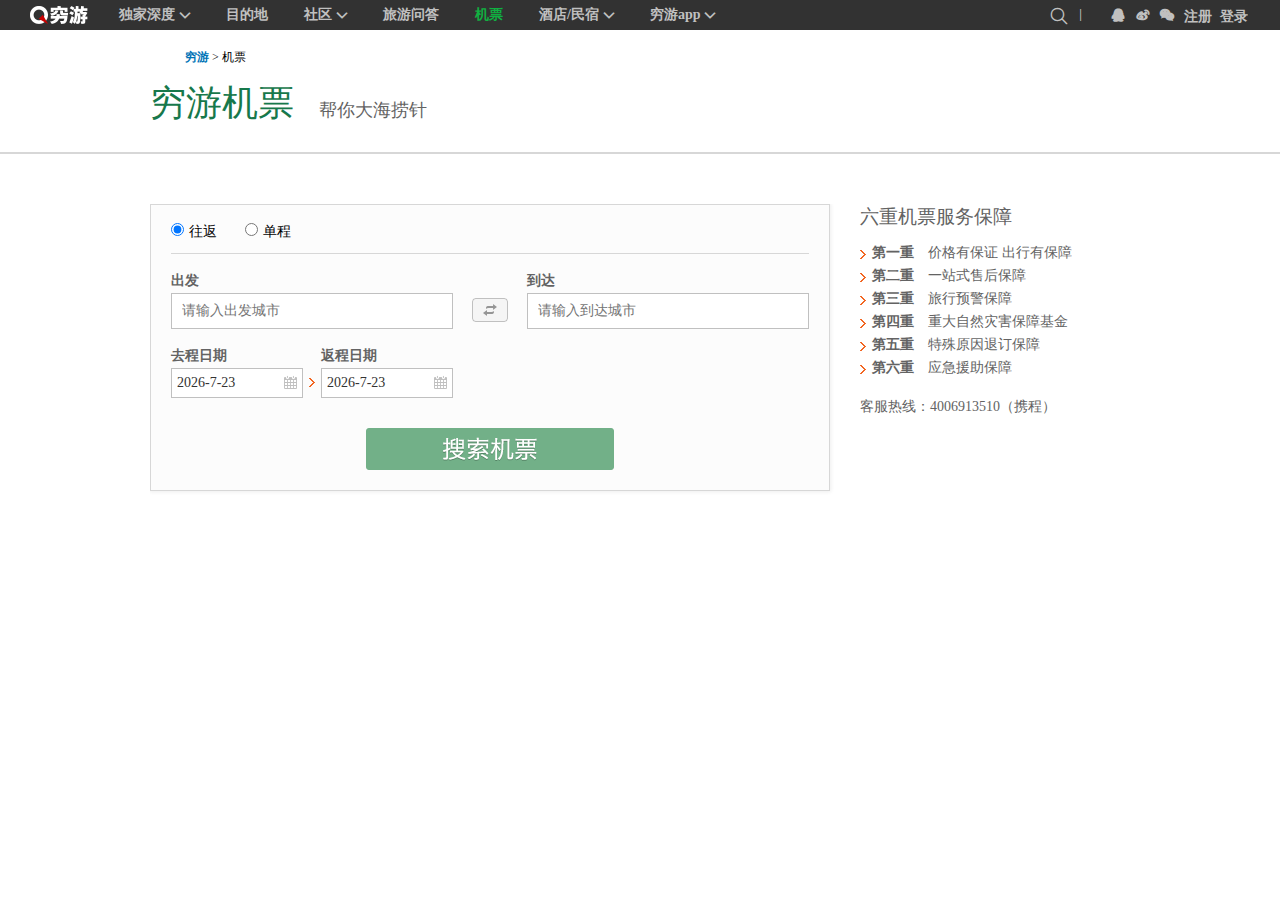
<file: air.html>
<!DOCTYPE html>
<html>
<head>
	<meta charset="utf-8">
	<meta http-equiv="X-UA-Compatible" content="IE=edge">
	<title>机票</title>
	<link rel="stylesheet" href="css/iconfont.css">
	<link rel="stylesheet" href="css/air_style.css">
	<link rel="stylesheet" href="css/nav_style.css">
</head>
<body>
	<div class="header">
		<div class="h_left">
			<a href="index.html">
				<img src="images/s_logo.png" alt="">
			</a>
		</div>
		<div class="h_center">
			<ul class="nav">
				<li>
					<a href="depth.html">
						<span>独家深度</span>
						<span class="s_icon">
							<i class="iconfont icon-xiala"></i>
						</span>
						
					</a>
					<div class="h_menu">
						<ul>
							<li>特色长线</li>
							<li>独家日游</li>
							<li>Q-Home</li>
						</ul>
					</div>
				</li>
				<li>
					<a href="destination.html">
						<span>目的地</span>
					</a>
				</li>
				<li>
					<a href="community.html">
						<span>社区</span>
						<span class="s_icon">
							<i class="iconfont icon-xiala"></i>
						</span>
					</a>
					<div class="h_menu">
						<ul>
							<li>旅行论坛</li>
							<li>JNE旅行生活美</li>
							<li>结伴同行</li>
							<li>负责任的旅行</li>
							<li>特别策划</li>
							<li>灵感短视频</li>
						</ul>
					</div>
				</li>
				<li>
					<a href="questions.html">
						<span>旅游问答</span>
					</a>
				</li>
				<li>
					<a href="air.html">
						<span style="color:#10b041">机票</span>
					</a>
				</li>
				<li>
					<a href="hotel.html">
						<span>酒店/民宿</span>
						<span class="s_icon">
							<i class="iconfont icon-xiala""></i>
						</span>
					</a>
					<div class="h_menu">
						<ul>
							<li>酒店</li>
							<li>爱彼迎</li>
							<li>华人旅馆</li>
						</ul>
					</div>
				</li>
				<li>
					<a href="app.html">
						<span>穷游app</span>
						<span class="s_icon">
							<i class="iconfont icon-xiala"></i>
						</span>
					</a>
					<div class="h_menu">
						<ul>
							<li>穷游App</li>
							<li>行程助手App</li>
							<li>穷游锦囊App</li>
						</ul>
					</div>
				</li>
			</ul>
		</div>

		<div class="h_right">
			<a href="">
				<i class="iconfont icon-qq"></i>
			</a>
			<a href="">
				<i class="iconfont icon-weibo"></i>
			</a>
			<a href="">
				<i class="iconfont icon-wechat"></i>
			</a>
			<a href="register.html" target="_blank">
				<span>注册</span>
			</a>
			<a href="login.html" target="_blank">
				<span>登录</span>
			</a>
		</div>
		<div class="nav_search">
			<input type="text">
			<i class="iconfont icon-sousuo"></i>
			<span>|</span>
		</div>
	</div>
	<!-- *********nav******** -->

	<div class="air_nav">
		<span>
			<a href="index.html">穷游</a>
		</span>
		<span> > 机票</span>
	</div>

	<div class="air_ticket">
		<span>穷游机票</span>
		<span>帮你大海捞针</span>
	</div>
	<div class="air_link"></div>

	<div class="air_wrap">
		<div class="air_left">
			<div class="air_radio">
				<input name="air" type="radio" checked><span>往返</span>
				<input name="air" type="radio"><span>单程</span>
			</div>
			<div class="air_start">
				<p class="air_p">出发</p>
				<input type="text" class="air_input" placeholder="请输入出发城市">
				<div class="air_start_city air_city_1">
					<ul class="city_ul">
						<li class="city_current">国内热门</li>
						<li>国际/地区</li>
						<li>亚洲</li>
						<li>欧洲</li>
						<li>美洲</li>
						<li>非洲</li>
						<li>大洋洲</li>
					</ul>
					<ul class="city_city">
						<li>上海</li>
						<li>北京</li>
						<li>香港</li>
						<li>广州</li>
						<li>杭州</li>
						<li>厦门</li>
						<li>南京</li>
						<li>澳门</li>
						<li>成都</li>
						<li>青岛</li>
						<li>台北</li>
						<li>福州</li>
						<li>天津</li>
						<li>深圳</li>
						<li>大连</li>
						<li>沈阳</li>
						<li>昆明</li>
						<li>武汉</li>
						<li>宁波</li>
						<li>无锡</li>
						<li>晋江</li>
						<li>重庆</li>
						<li>三亚</li>
						<li>西安</li>
					</ul>
					<ul class="city_city">
						<li>香港</li>
						<li>首尔</li>
						<li>台北</li>
						<li>东京</li>
						<li>新加坡</li>
						<li>澳门</li>
						<li>曼谷</li>
						<li>大阪</li>
						<li>胡志明市</li>
						<li>马尼拉</li>
						<li>名古屋</li>
						<li>伦敦(英国)</li>
						<li>吉隆坡</li>
						<li>釜山</li>
						<li>悉尼(澳大利亚)</li>
						<li>法兰克福</li>
						<li>温哥华</li>
						<li>巴黎</li>
						<li>纽约</li>
						<li>洛杉矶</li>
						<li>夏威夷</li>
					</ul>
					<ul class="city_city">
						<li>香港</li>
						<li>东京</li>
						<li>台北</li>
						<li>首尔</li>
						<li>新加坡</li>
						<li>曼谷</li>
						<li>吉隆坡</li>
						<li>大阪</li>
						<li>澳门</li>
						<li>雅加达</li>
						<li>胡志明市</li>
						<li>马尼拉</li>
						<li>巴厘岛</li>
						<li>名古屋</li>
						<li>普吉岛</li>
						<li>河内</li>
						<li>马累</li>
						<li>迪拜</li>
						<li>釜山</li>
						<li>加德满都</li>
						<li>高雄</li>
						<li>福冈</li>
						<li>金边</li>
						<li>德里</li>
						<li>济州岛</li>
						<li>札幌</li>
						<li>伊斯坦布尔</li>
						<li>乌兰巴托</li>
						<li>孟买</li>
						<li>茨城</li>
					</ul>
					<ul class="city_city">
						<li>伦敦(英国)</li>
						<li>巴黎</li>
						<li>法兰克福</li>
						<li>莫斯科</li>
						<li>罗马</li>
						<li>阿姆斯特丹</li>
						<li>米兰</li>
						<li>慕尼黑</li>
						<li>斯德哥尔摩</li>
						<li>柏林</li>
						<li>曼彻斯特(英国)</li>
						<li>马德里</li>
						<li>苏黎世</li>
						<li>布鲁塞尔</li>
						<li>哥本哈根</li>
						<li>赫尔辛基</li>
						<li>维也纳</li>
						<li>巴塞罗那</li>
						<li>雅典</li>
						<li>爱丁堡</li>
						<li>伯明翰(英国)</li>
						<li>纽卡斯尔(英国)</li>
						<li>日内瓦</li>
						<li>圣彼得堡</li>
						<li>格拉斯哥</li>
						<li>基辅</li>
						<li>布达佩斯</li>
						<li>汉堡</li>
						<li>布拉格</li>
						<li>杜塞尔多夫</li>
					</ul>
					<ul class="city_city">
						<li>纽约</li>
						<li>洛杉矶</li>
						<li>旧金山</li>
						<li>温哥华</li>
						<li>芝加哥</li>
						<li>多伦多</li>
						<li>西雅图</li>
						<li>华盛顿</li>
						<li>波士顿</li>
						<li>底特律</li>
						<li>亚特兰大</li>
						<li>休斯敦</li>
						<li>蒙特利尔</li>
						<li>夏威夷</li>
						<li>塞班</li>
						<li>达拉斯</li>
						<li>明尼阿波利斯</li>
						<li>费城</li>
						<li>圣保罗(巴西)</li>
						<li>渥太华</li>
						<li>墨西哥城</li>
						<li>拉斯维加斯</li>
						<li>卡尔加里</li>
						<li>迈阿密</li>
						<li>丹佛</li>
						<li>奥兰多</li>
						<li>波特兰(美国)</li>
						<li>曼彻斯特(美国)</li>
						<li>埃德蒙顿</li>
						<li>布宜诺斯艾利斯</li>
						<li>圣何塞(美国)</li>
					</ul>
					<ul class="city_city">
						<li>开罗</li>
						<li>约翰内斯堡</li>
						<li>开普敦</li>
						<li>内罗毕</li>
						<li>拉各斯</li>
						<li>罗安达</li>
						<li>毛里求斯</li>
						<li>达累斯萨拉姆</li>
						<li>亚的斯亚贝巴</li>
						<li>喀土穆</li>
						<li>阿克拉</li>
						<li>阿尔及尔</li>
						<li>卡萨布兰卡</li>
						<li>德班</li>
						<li>突尼斯</li>
						<li>卢萨卡</li>
						<li>哈拉雷</li>
						<li>雅温得</li>
						<li>哈博罗内</li>
						<li>金沙萨</li>
						<li>马普托</li>
						<li>杜阿拉</li>
						<li>费里敦</li>
						<li>阿比让</li>
						<li>卢克索</li>
					</ul>
					<ul class="city_city">
						<li>悉尼(澳大利亚)</li>
						<li>墨尔本(澳大利亚)</li>
						<li>奥克兰(新西兰)</li>
						<li>布里斯班</li>
						<li>阿德莱德</li>
						<li>珀斯</li>
						<li>惠灵顿</li>
						<li>堪培拉</li>
						<li>凯恩斯</li>
						<li>楠迪</li>
						<li>黄金海岸</li>
						<li>帕皮堤</li>
						<li>霍巴特</li>
						<li>达尔文</li>
						<li>达尼丁</li>
					</ul>
				</div>
			</div>
			<div class="air_middle"></div>
			<div class="air_arrive">
				<p class="air_p">到达</p>
				<input type="text" class="air_input" placeholder="请输入到达城市">
				<div class="air_start_city air_city_2">
					<ul class="city_ul">
						<li class="city_current">国内热门</li>
						<li>国际/地区</li>
						<li>亚洲</li>
						<li>欧洲</li>
						<li>美洲</li>
						<li>非洲</li>
						<li>大洋洲</li>
					</ul>
					<ul class="city_city">
						<li>上海</li>
						<li>北京</li>
						<li>香港</li>
						<li>广州</li>
						<li>杭州</li>
						<li>厦门</li>
						<li>南京</li>
						<li>澳门</li>
						<li>成都</li>
						<li>青岛</li>
						<li>台北</li>
						<li>福州</li>
						<li>天津</li>
						<li>深圳</li>
						<li>大连</li>
						<li>沈阳</li>
						<li>昆明</li>
						<li>武汉</li>
						<li>宁波</li>
						<li>无锡</li>
						<li>晋江</li>
						<li>重庆</li>
						<li>三亚</li>
						<li>西安</li>
					</ul>
					<ul class="city_city">
						<li>香港</li>
						<li>首尔</li>
						<li>台北</li>
						<li>东京</li>
						<li>新加坡</li>
						<li>澳门</li>
						<li>曼谷</li>
						<li>大阪</li>
						<li>胡志明市</li>
						<li>马尼拉</li>
						<li>名古屋</li>
						<li>伦敦(英国)</li>
						<li>吉隆坡</li>
						<li>釜山</li>
						<li>悉尼(澳大利亚)</li>
						<li>法兰克福</li>
						<li>温哥华</li>
						<li>巴黎</li>
						<li>纽约</li>
						<li>洛杉矶</li>
						<li>夏威夷</li>
					</ul>
					<ul class="city_city">
						<li>香港</li>
						<li>东京</li>
						<li>台北</li>
						<li>首尔</li>
						<li>新加坡</li>
						<li>曼谷</li>
						<li>吉隆坡</li>
						<li>大阪</li>
						<li>澳门</li>
						<li>雅加达</li>
						<li>胡志明市</li>
						<li>马尼拉</li>
						<li>巴厘岛</li>
						<li>名古屋</li>
						<li>普吉岛</li>
						<li>河内</li>
						<li>马累</li>
						<li>迪拜</li>
						<li>釜山</li>
						<li>加德满都</li>
						<li>高雄</li>
						<li>福冈</li>
						<li>金边</li>
						<li>德里</li>
						<li>济州岛</li>
						<li>札幌</li>
						<li>伊斯坦布尔</li>
						<li>乌兰巴托</li>
						<li>孟买</li>
						<li>茨城</li>
					</ul>
					<ul class="city_city">
						<li>伦敦(英国)</li>
						<li>巴黎</li>
						<li>法兰克福</li>
						<li>莫斯科</li>
						<li>罗马</li>
						<li>阿姆斯特丹</li>
						<li>米兰</li>
						<li>慕尼黑</li>
						<li>斯德哥尔摩</li>
						<li>柏林</li>
						<li>曼彻斯特(英国)</li>
						<li>马德里</li>
						<li>苏黎世</li>
						<li>布鲁塞尔</li>
						<li>哥本哈根</li>
						<li>赫尔辛基</li>
						<li>维也纳</li>
						<li>巴塞罗那</li>
						<li>雅典</li>
						<li>爱丁堡</li>
						<li>伯明翰(英国)</li>
						<li>纽卡斯尔(英国)</li>
						<li>日内瓦</li>
						<li>圣彼得堡</li>
						<li>格拉斯哥</li>
						<li>基辅</li>
						<li>布达佩斯</li>
						<li>汉堡</li>
						<li>布拉格</li>
						<li>杜塞尔多夫</li>
					</ul>
					<ul class="city_city">
						<li>纽约</li>
						<li>洛杉矶</li>
						<li>旧金山</li>
						<li>温哥华</li>
						<li>芝加哥</li>
						<li>多伦多</li>
						<li>西雅图</li>
						<li>华盛顿</li>
						<li>波士顿</li>
						<li>底特律</li>
						<li>亚特兰大</li>
						<li>休斯敦</li>
						<li>蒙特利尔</li>
						<li>夏威夷</li>
						<li>塞班</li>
						<li>达拉斯</li>
						<li>明尼阿波利斯</li>
						<li>费城</li>
						<li>圣保罗(巴西)</li>
						<li>渥太华</li>
						<li>墨西哥城</li>
						<li>拉斯维加斯</li>
						<li>卡尔加里</li>
						<li>迈阿密</li>
						<li>丹佛</li>
						<li>奥兰多</li>
						<li>波特兰(美国)</li>
						<li>曼彻斯特(美国)</li>
						<li>埃德蒙顿</li>
						<li>布宜诺斯艾利斯</li>
						<li>圣何塞(美国)</li>
					</ul>
					<ul class="city_city">
						<li>开罗</li>
						<li>约翰内斯堡</li>
						<li>开普敦</li>
						<li>内罗毕</li>
						<li>拉各斯</li>
						<li>罗安达</li>
						<li>毛里求斯</li>
						<li>达累斯萨拉姆</li>
						<li>亚的斯亚贝巴</li>
						<li>喀土穆</li>
						<li>阿克拉</li>
						<li>阿尔及尔</li>
						<li>卡萨布兰卡</li>
						<li>德班</li>
						<li>突尼斯</li>
						<li>卢萨卡</li>
						<li>哈拉雷</li>
						<li>雅温得</li>
						<li>哈博罗内</li>
						<li>金沙萨</li>
						<li>马普托</li>
						<li>杜阿拉</li>
						<li>费里敦</li>
						<li>阿比让</li>
						<li>卢克索</li>
					</ul>
					<ul class="city_city">
						<li>悉尼(澳大利亚)</li>
						<li>墨尔本(澳大利亚)</li>
						<li>奥克兰(新西兰)</li>
						<li>布里斯班</li>
						<li>阿德莱德</li>
						<li>珀斯</li>
						<li>惠灵顿</li>
						<li>堪培拉</li>
						<li>凯恩斯</li>
						<li>楠迪</li>
						<li>黄金海岸</li>
						<li>帕皮堤</li>
						<li>霍巴特</li>
						<li>达尔文</li>
						<li>达尼丁</li>
					</ul>
				</div>
			</div>
			<div class="air_s_date">
				<p class="air_p">去程日期</p>
				<input type="text" class="air_date">
			</div>
			<div class="air_middle2"></div>
			<div class="air_a_date">
				<p class="air_p">返程日期</p>
				<input type="text" class="air_date">
			</div>
			<div class="air_search">
				<a href=""></a>
			</div>
		</div>
		<div class="air_right">
			<div class="fly_title">
				<h3 class="fly_title_name">六重机票服务保障</h3>
			</div>
			<ul class="flywhylist">
				<li><b>第一重</b>&nbsp;&nbsp;&nbsp;&nbsp;价格有保证 出行有保障</li>
				<li><b>第二重</b>&nbsp;&nbsp;&nbsp;&nbsp;一站式售后保障</li>
				<li><b>第三重</b>&nbsp;&nbsp;&nbsp;&nbsp;旅行预警保障</li>
				<li><b>第四重</b>&nbsp;&nbsp;&nbsp;&nbsp;重大自然灾害保障基金</li>
				<li><b>第五重</b>&nbsp;&nbsp;&nbsp;&nbsp;特殊原因退订保障</li>
				<li><b>第六重</b>&nbsp;&nbsp;&nbsp;&nbsp;应急援助保障<br><br></li>
				<li style="padding-left: 0;background:none;">客服热线：4006913510（携程）</li>
			</ul>
		</div>
	</div>

	<script src="js/jquery.min.js"></script>
	<script src="js/air_jq.js"></script>
</body>
</html>
</file>
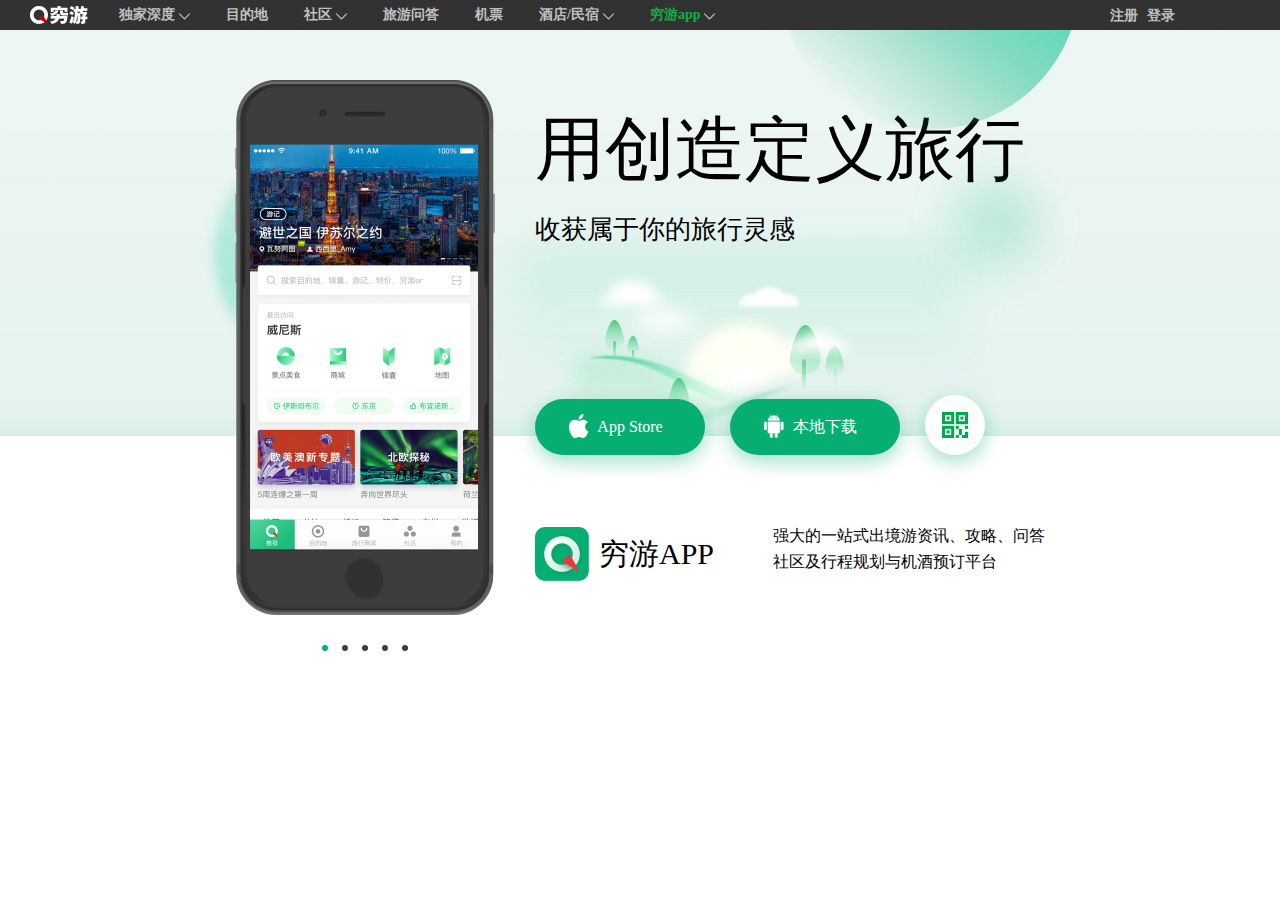
<file: app.html>
<!DOCTYPE html>
<html>
<head>
	<meta charset="utf-8">
	<meta http-equiv="X-UA-Compatible" content="IE=edge">
	<title>穷游APP</title>
	<link rel="stylesheet" href="css/app.css">
	<link rel="stylesheet" href="css/nav_style.css">
</head>
<body>
	<div class="header">
		<div class="h_left">
			<a href="index.html">
				<img src="images/s_logo.png" alt="">
			</a>
		</div>
		<div class="h_center">
			<ul class="nav">
				<li>
					<a href="depth.html">
						<span>独家深度</span>
						<span class="s_icon">
							<img src="images/s_icon.png" alt="">
						</span>
						
					</a>
					<div class="h_menu">
						<ul>
							<li>特色长线</li>
							<li>独家日游</li>
							<li>Q-Home</li>
						</ul>
					</div>
				</li>
				<li>
					<a href="destination.html">
						<span>目的地</span>
					</a>
				</li>
				<li>
					<a href="community.html">
						<span>社区</span>
						<span class="s_icon">
							<img src="images/s_icon.png" alt="">
						</span>
					</a>
					<div class="h_menu">
						<ul>
							<li>旅行论坛</li>
							<li>JNE旅行生活美</li>
							<li>结伴同行</li>
							<li>负责任的旅行</li>
							<li>特别策划</li>
							<li>灵感短视频</li>
						</ul>
					</div>
				</li>
				<li>
					<a href="questions.html">
						<span>旅游问答</span>
					</a>
				</li>
				<li>
					<a href="air.html">
						<span>机票</span>
					</a>
				</li>
				<li>
					<a href="hotel.html">
						<span>酒店/民宿</span>
						<span class="s_icon">
							<img src="images/s_icon.png" alt="">
						</span>
					</a>
					<div class="h_menu">
						<ul>
							<li>酒店</li>
							<li>爱彼迎</li>
							<li>华人旅馆</li>
						</ul>
					</div>
				</li>
				<li>
					<a href="app.html">
						<span>穷游app</span>
						<span class="s_icon">
							<img src="images/s_icon.png" alt="">
						</span>
					</a>
					<div class="h_menu">
						<ul>
							<li>穷游App</li>
							<li>行程助手App</li>
							<li>穷游锦囊App</li>
						</ul>
					</div>
				</li>
			</ul>
		</div>
		<div class="h_right">
			<a href="register.html" target="_blank">
				<span>注册</span>
			</a>
			<a href="login.html" target="_blank">
				<span>登录</span>
			</a>
		</div>
	</div>












	<div class="container">
		<div class="con_main">
			<div class="main_left">
				<div class="img_wapper">
					<ul>
						<li> <img alt="" src="images/app_con01.png"> </li>
						<li> <img alt="" src="images/app_con02.png"> </li>
						<li> <img alt="" src="images/app_con03.png"> </li>
						<li> <img alt="" src="images/app_con04.png"> </li>
						<li> <img alt="" src="images/app_con05.png"> </li>
						<li> <img alt="" src="images/app_con01.png"> </li>
					</ul>
				</div>
			</div>
			<div class="choose">
					<span class="current"></span>
					<span></span>
					<span></span>
					<span></span>
					<span></span>
			</div>
			<div class="main_right">
				<div class="txt_wapper">
					<ul>
						<li class="current move">
							<span>用创造定义旅行</span>
							<span>收获属于你的旅行灵感</span>
						</li>
						<li>
							<span>目的地攻略</span>
							<span>锦囊景点美食行程全覆盖</span>
						</li>
						<li>
							<span>穷游商城</span>
							<span>高性价比出境游产品、一应俱全</span>
						</li>
						<li>
							<span>旅行者社区</span>
							<span>海量真实游记、结伴与问答</span>
						</li>
						<li>
							<span>个人主页</span>
							<span>感谢有你，我们最美的穷游er</span>
						</li>
					</ul>
				</div>

				<div class="right_btn">
					<input type="button" class="btn1" value="App Store">
					<input type="button" class="btn2" value="本地下载">
					<input type="button" class="btn3">
					<div class="scan">
						<img src="images/app_scanbig.svg" alt="">
					</div>
				</div>

				<div class="right_footer">
					<div class="box1">
						<img src="images/app_logo.png" alt="">
						<span>穷游APP</span>
					</div>
					<div class="box2">
						<p style="margin-bottom:5px">强大的一站式出境游资讯、攻略、问答</p>
						<p>社区及行程规划与机酒预订平台</p>
					</div>
				</div>

				<div class="clound">
					<img src="images/app_clound.png" alt="">
				</div>

			</div>
		</div>
		<div class="bigpop">
			<img src="images/app_bigpop.png" alt="">
		</div>
		<div class="smallpop">
			<img src="images/app_smallpop.png" alt="">
		</div>

		<div class="bigbigpop">
			<img src="images/app_bigpop2.png" alt="">
		</div>

	</div>


	<script src='js/jquery-2.0.3.min.js'></script>
	<script src='js/app.js'></script>
</body>
</html>
</file>
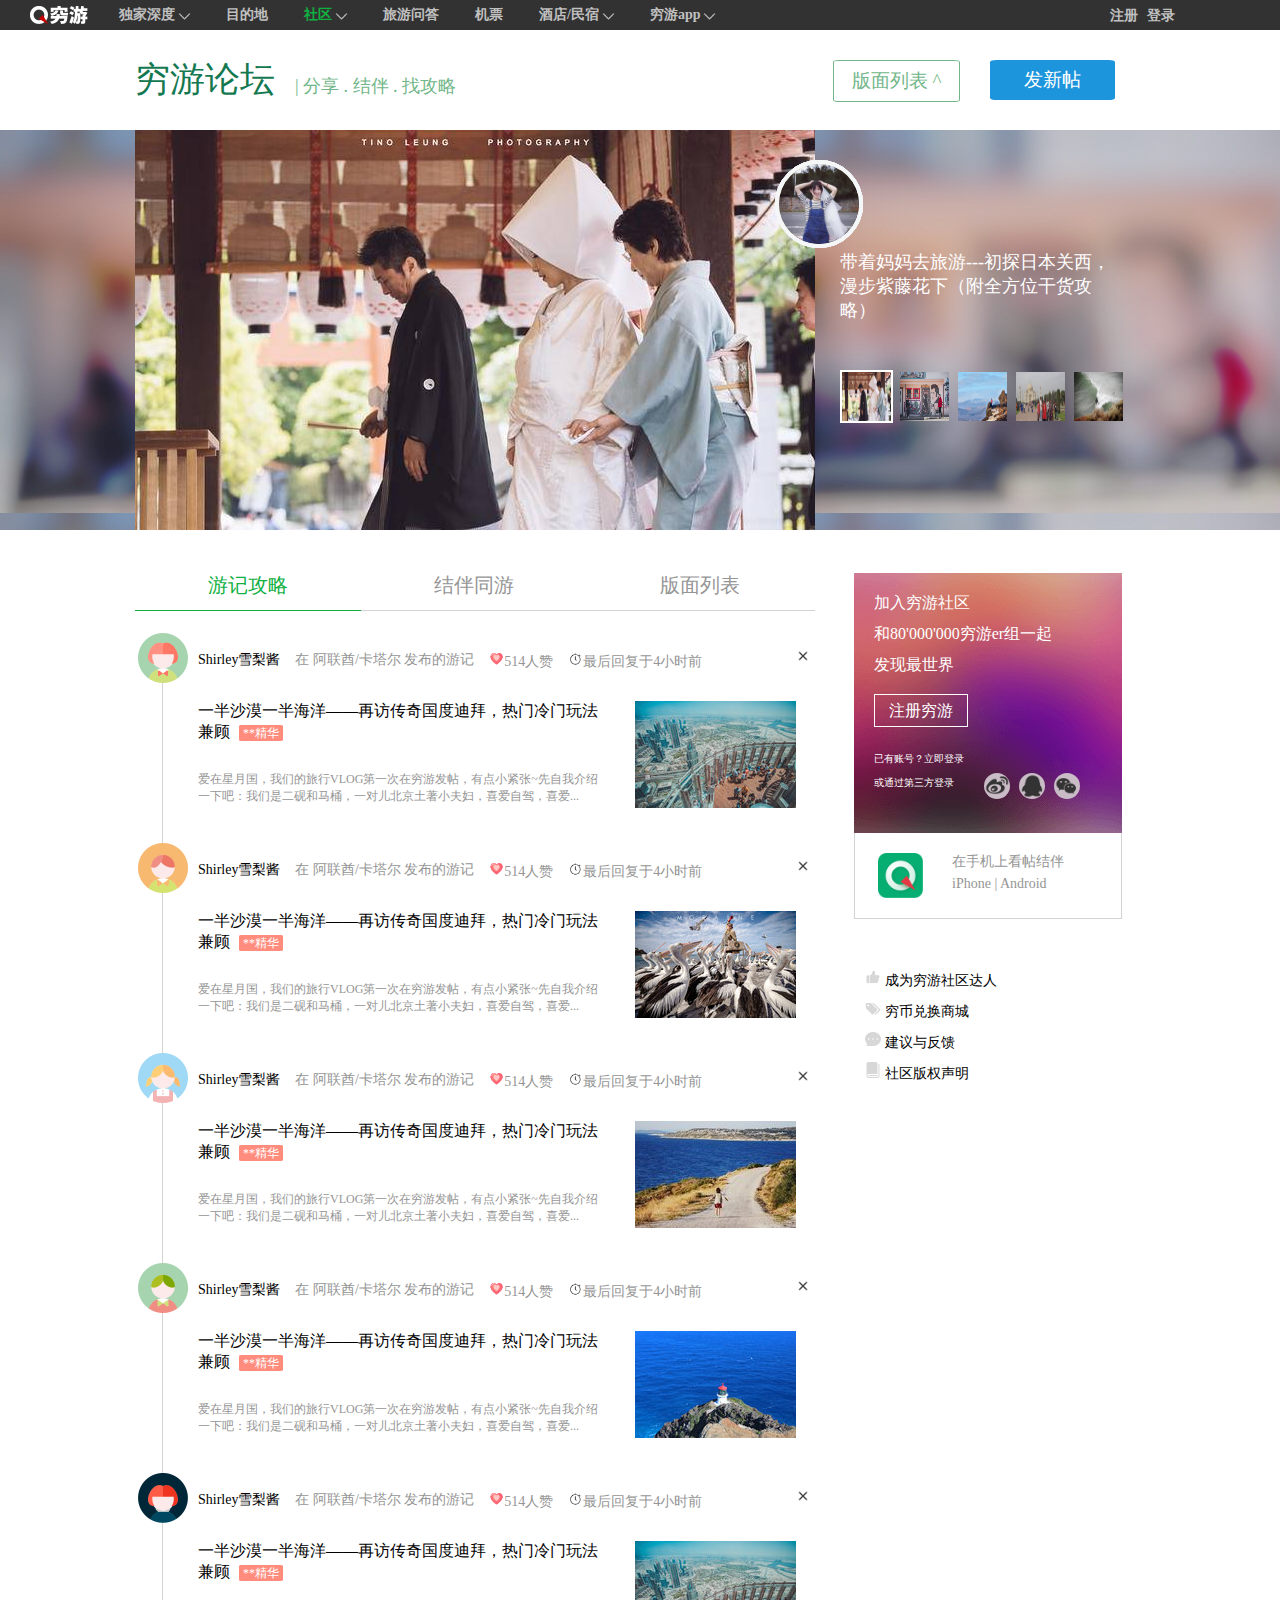
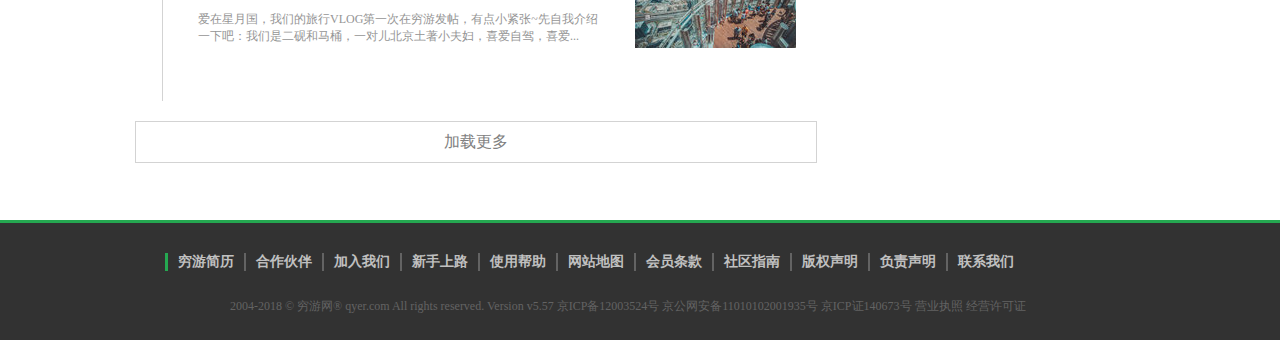
<file: community.html>
<!DOCTYPE html>
<html>
<head>
	<meta charset="utf-8">
	<meta http-equiv="X-UA-Compatible" content="IE=edge">
	<title>社区论坛</title>
	<link rel="stylesheet" href="css/community.css">
	<link rel="stylesheet" href="css/nav_style.css">
</head>
<body>

		<div class="tour_fixed">
		<ul>
			<li>
				<img src="images/fix1.png" alt="">
				<span>返回顶部</span>
			</li>
			<li>
				<img src="images/fix2.png" alt="">
				<span>扫码下载</span>
				<div class="tour_app">
					<p>下载穷游APP</p>
					<img src="images/icon_app.png" alt="">
				</div>
			</li>
			<li>
				<img src="images/fix3.png" alt="">
				<span>意见反馈</span>
			</li>
		</ul>
	</div>

	<div class="header">
		<div class="h_left">
			<a href="index.html">
				<img src="images/s_logo.png" alt="">
			</a>
		</div>
		<div class="h_center">
			<ul class="nav">
				<li>
					<a href="depth.html">
						<span>独家深度</span>
						<span class="s_icon">
							<img src="images/s_icon.png" alt="">
						</span>
						
					</a>
					<div class="h_menu">
						<ul>
							<li>特色长线</li>
							<li>独家日游</li>
							<li>Q-Home</li>
						</ul>
					</div>
				</li>
				<li>
					<a href="destination.html">
						<span>目的地</span>
					</a>
				</li>
				<li>
					<a href="community.html">
						<span>社区</span>
						<span class="s_icon">
							<img src="images/s_icon.png" alt="">
						</span>
					</a>
					<div class="h_menu">
						<ul>
							<li>旅行论坛</li>
							<li>JNE旅行生活美</li>
							<li>结伴同行</li>
							<li>负责任的旅行</li>
							<li>特别策划</li>
							<li>灵感短视频</li>
						</ul>
					</div>
				</li>
				<li>
					<a href="questions.html">
						<span>旅游问答</span>
					</a>
				</li>
				<li>
					<a href="air.html">
						<span>机票</span>
					</a>
				</li>
				<li>
					<a href="hotel.html">
						<span>酒店/民宿</span>
						<span class="s_icon">
							<img src="images/s_icon.png" alt="">
						</span>
					</a>
					<div class="h_menu">
						<ul>
							<li>酒店</li>
							<li>爱彼迎</li>
							<li>华人旅馆</li>
						</ul>
					</div>
				</li>
				<li>
					<a href="app.html">
						<span>穷游app</span>
						<span class="s_icon">
							<img src="images/s_icon.png" alt="">
						</span>
					</a>
					<div class="h_menu">
						<ul>
							<li>穷游App</li>
							<li>行程助手App</li>
							<li>穷游锦囊App</li>
						</ul>
					</div>
				</li>
			</ul>
		</div>
		<div class="h_right">
			<a href="register.html" target="_blank">
				<span>注册</span>
			</a>
			<a href="login.html" target="_blank">
				<span>登录</span>
			</a>
		</div>
	</div>
	
	<div class="community">
		<div class="cmt_center">
			<ul>
				<li>穷游论坛</li>
				<li>| 分享 . 结伴 . 找攻略</li>
			</ul>
			<ol>		
				<li>发新帖</li>	
				<li>版面列表 ^</li>				
			</ol>
		</div>
	</div>

	<div class="img_box">
		<div class="box_center">
			<div class="img">
				<img src="images/community_img1.jpg" alt="">
				<img src="images/community_img2.jpg" alt="">
				<img src="images/community_img3.jpg" alt="">
				<img src="images/community_img4.jpg" alt="">
				<img src="images/community_img5.jpg" alt="">
			</div>
			<div class="imghead"><img src="images/community_imghead1.jpg" alt=""><img src="images/community_imghead2.jpg" alt=""><img src="images/community_imghead3.jpg" alt=""><img src="images/community_imghead4.jpg" alt=""><img src="images/community_imghead5.jpg" alt=""><img src="images/community_imghead1.jpg" alt=""></div>
			<div class="box_right">
				<p>带着妈妈去旅游---初探日本关西，漫步紫藤花下（附全方位干货攻略）</p>
				<p>在冰雪的圣诞节，在白天最短的日子去了白天最短的地方，2018，挪威</p>
				<p>美国公路电影 From Route 66 to California 1...</p>
				<p>【Able走世界】为期一个月的瑞诗凯诗瑜伽洗礼，重新认识我自己（完结）</p>
				<p>走进大自然---2018春节澳大利亚发现之旅</p>
				<ul>
					<li class="border"><img src="images/community_img1.jpg" alt="" width="49px" height="49px"></li>
					<li><img src="images/community_img2.jpg" alt="" width="49px" height="49px"></li>
					<li><img src="images/community_img3.jpg" alt="" width="49px" height="49px"></li>
					<li><img src="images/community_img4.jpg" alt="" width="49px" height="49px"></li>
					<li><img src="images/community_img5.jpg" alt="" width="49px" height="49px"></li>
				</ul>
			</div>
		</div>
	</div>


	<div class="content">
		<div class="c_center">
			<div class="center_left">
				<ul id="nav">
					<li class="border">游记攻略</li>
					<li>结伴同游</li>
					<li>版面列表</li>
				</ul>
				<div class="nav1">
					<div class="small">
						<div><img src="images/community_content_close.png" alt="" width="20px" height="20px"></div>
						<ul>
							<li>Shirley雪梨酱</li>
							<li>在 阿联酋/卡塔尔 发布的游记</li>
							<li><img src="images/community_content 1.png" alt="" width="15px" height="15px">514人赞</li>
							<li><img src="images/community_content 2.png" alt="" width="15px" height="15px">最后回复于4小时前</li>
						</ul>					
						<span>一半沙漠一半海洋——再访传奇国度迪拜，热门冷门玩法兼顾 <i>**精华</i></span>
						<p>爱在星月国，我们的旅行VLOG第一次在穷游发帖，有点小紧张~先自我介绍一下吧：我们是二砚和马桶，一对儿北京土著小夫妇，喜爱自驾，喜爱...</p>
						<img src="images/community_content1.jpg" alt="" width="161px" height="107px">	
						<img src="images/community_head1.png" alt="" width="50px" height="50px">					
					</div>

					<div class="small">
						<div><img src="images/community_content_close.png" alt="" width="20px" height="20px"></div>
						<ul>
							<li>Shirley雪梨酱</li>
							<li>在 阿联酋/卡塔尔 发布的游记</li>
							<li><img src="images/community_content 1.png" alt="" width="15px" height="15px">514人赞</li>
							<li><img src="images/community_content 2.png" alt="" width="15px" height="15px">最后回复于4小时前</li>
						</ul>					
						<span>一半沙漠一半海洋——再访传奇国度迪拜，热门冷门玩法兼顾 <i>**精华</i></span>
						<p>爱在星月国，我们的旅行VLOG第一次在穷游发帖，有点小紧张~先自我介绍一下吧：我们是二砚和马桶，一对儿北京土著小夫妇，喜爱自驾，喜爱...</p>
						<img src="images/community_content2.jpg" alt="" width="161px" height="107px">	
						<img src="images/community_head2.png" alt="" width="50px" height="50px">				
					</div>


					<div class="small">
						<div><img src="images/community_content_close.png" alt="" width="20px" height="20px"></div>
						<ul>
							<li>Shirley雪梨酱</li>
							<li>在 阿联酋/卡塔尔 发布的游记</li>
							<li><img src="images/community_content 1.png" alt="" width="15px" height="15px">514人赞</li>
							<li><img src="images/community_content 2.png" alt="" width="15px" height="15px">最后回复于4小时前</li>
						</ul>					
						<span>一半沙漠一半海洋——再访传奇国度迪拜，热门冷门玩法兼顾 <i>**精华</i></span>
						<p>爱在星月国，我们的旅行VLOG第一次在穷游发帖，有点小紧张~先自我介绍一下吧：我们是二砚和马桶，一对儿北京土著小夫妇，喜爱自驾，喜爱...</p>
						<img src="images/community_content3.jpg" alt="" width="161px" height="107px">	
						<img src="images/community_head3.png" alt="" width="50px" height="50px">				
					</div>

					<div class="small">
						<div><img src="images/community_content_close.png" alt="" width="20px" height="20px"></div>
						<ul>
							<li>Shirley雪梨酱</li>
							<li>在 阿联酋/卡塔尔 发布的游记</li>
							<li><img src="images/community_content 1.png" alt="" width="15px" height="15px">514人赞</li>
							<li><img src="images/community_content 2.png" alt="" width="15px" height="15px">最后回复于4小时前</li>
						</ul>					
						<span>一半沙漠一半海洋——再访传奇国度迪拜，热门冷门玩法兼顾 <i>**精华</i></span>
						<p>爱在星月国，我们的旅行VLOG第一次在穷游发帖，有点小紧张~先自我介绍一下吧：我们是二砚和马桶，一对儿北京土著小夫妇，喜爱自驾，喜爱...</p>
						<img src="images/community_content4.jpg" alt="" width="161px" height="107px">	
						<img src="images/community_head4.png" alt="" width="50px" height="50px">				
					</div>

					<div class="small">
						<div><img src="images/community_content_close.png" alt="" width="20px" height="20px"></div>
						<ul>
							<li>Shirley雪梨酱</li>
							<li>在 阿联酋/卡塔尔 发布的游记</li>
							<li><img src="images/community_content 1.png" alt="" width="15px" height="15px">514人赞</li>
							<li><img src="images/community_content 2.png" alt="" width="15px" height="15px">最后回复于4小时前</li>
						</ul>					
						<span>一半沙漠一半海洋——再访传奇国度迪拜，热门冷门玩法兼顾 <i>**精华</i></span>
						<p>爱在星月国，我们的旅行VLOG第一次在穷游发帖，有点小紧张~先自我介绍一下吧：我们是二砚和马桶，一对儿北京土著小夫妇，喜爱自驾，喜爱...</p>
						<img src="images/community_content1.jpg" alt="" width="161px" height="107px">	
						<img src="images/community_head5.png" alt="" width="50px" height="50px">				
					</div>
				</div>

				<div class="nav2">
					<div class="two">
						<ul>
							<li>喵酱的奇妙生活</li>
							<li>6人浏览</li>
							<li><img src="images/community_content 1.png" alt="" width="15px" height="15px">0人回复</li>
							<li><img src="images/community_content 2.png" alt="" width="15px" height="15px">最后回复于4小时前</li>
						</ul>					
						<p>小情侣韩国逛吃逛吃</p>
						<span>
							<ol>
								<li>出发</li>
								<li>返程</li>
							</ol>
							<ol>
								<li>2018-09-11</li>
								<li>2018-09-16</li>
							</ol>
							<ol>
								<li><img src="images/目的地.png" alt="" width="15px" height="15px"> 首尔、济州岛</li>
							</ol>
						</span>
						<img src="images/community_content1.jpg" alt="" width="161px" height="107px">	
						<img src="images/community_head1.png" alt="" width="50px" height="50px">					
					</div>

					<div class="two">
						<ul>
							<li>喵酱的奇妙生活</li>
							<li>6人浏览</li>
							<li><img src="images/community_content 1.png" alt="" width="15px" height="15px">0人回复</li>
							<li><img src="images/community_content 2.png" alt="" width="15px" height="15px">最后回复于4小时前</li>
						</ul>					
						<p>小情侣韩国逛吃逛吃</p>
						<span>
							<ol>
								<li>出发</li>
								<li>返程</li>
							</ol>
							<ol>
								<li>2018-09-11</li>
								<li>2018-09-16</li>
							</ol>
							<ol>
								<li><img src="images/目的地.png" alt="" width="15px" height="15px"> 首尔、济州岛</li>
							</ol>
						</span>
						<img src="images/community_content2.jpg" alt="" width="161px" height="107px">	
						<img src="images/community_head2.png" alt="" width="50px" height="50px">					
					</div>
					<div class="two">
						<ul>
							<li>喵酱的奇妙生活</li>
							<li>6人浏览</li>
							<li><img src="images/community_content 1.png" alt="" width="15px" height="15px">0人回复</li>
							<li><img src="images/community_content 2.png" alt="" width="15px" height="15px">最后回复于4小时前</li>
						</ul>					
						<p>小情侣韩国逛吃逛吃</p>
						<span>
							<ol>
								<li>出发</li>
								<li>返程</li>
							</ol>
							<ol>
								<li>2018-09-11</li>
								<li>2018-09-16</li>
							</ol>
							<ol>
								<li><img src="images/目的地.png" alt="" width="15px" height="15px"> 首尔、济州岛</li>
							</ol>
						</span>
						<img src="images/community_content3.jpg" alt="" width="161px" height="107px">	
						<img src="images/community_head3.png" alt="" width="50px" height="50px">					
					</div>
					<div class="two">
						<ul>
							<li>喵酱的奇妙生活</li>
							<li>6人浏览</li>
							<li><img src="images/community_content 1.png" alt="" width="15px" height="15px">0人回复</li>
							<li><img src="images/community_content 2.png" alt="" width="15px" height="15px">最后回复于4小时前</li>
						</ul>					
						<p>小情侣韩国逛吃逛吃</p>
						<span>
							<ol>
								<li>出发</li>
								<li>返程</li>
							</ol>
							<ol>
								<li>2018-09-11</li>
								<li>2018-09-16</li>
							</ol>
							<ol>
								<li><img src="images/目的地.png" alt="" width="15px" height="15px"> 首尔、济州岛</li>
							</ol>
						</span>
						<img src="images/community_content4.jpg" alt="" width="161px" height="107px">	
						<img src="images/community_head4.png" alt="" width="50px" height="50px">					
					</div>
					<div class="two">
						<ul>
							<li>喵酱的奇妙生活</li>
							<li>6人浏览</li>
							<li><img src="images/community_content 1.png" alt="" width="15px" height="15px">0人回复</li>
							<li><img src="images/community_content 2.png" alt="" width="15px" height="15px">最后回复于4小时前</li>
						</ul>					
						<p>小情侣韩国逛吃逛吃</p>
						<span>
							<ol>
								<li>出发</li>
								<li>返程</li>
							</ol>
							<ol>
								<li>2018-09-11</li>
								<li>2018-09-16</li>
							</ol>
							<ol>
								<li><img src="images/目的地.png" alt="" width="15px" height="15px"> 首尔、济州岛</li>
							</ol>
						</span>
						<img src="images/community_content1.jpg" alt="" width="161px" height="107px">	
						<img src="images/community_head5.png" alt="" width="50px" height="50px">					
					</div>
				</div>

				<div class="three">
					<p>穷游兴趣小组</p>
					<ul>
						<img src="images/community_content31.jpg" alt="" width="48px" height="48px">
						<li>结伴同游</li>
						<li>一起穷游到老！</li>
					</ul>
					<ul>
						<img src="images/community_content32.jpg" alt="" width="48px" height="48px">
						<li>结伴同游</li>
						<li>一起穷游到老！</li>
					</ul>
					<ul>
						<img src="images/community_content33.jpg" alt="" width="48px" height="48px">
						<li>结伴同游</li>
						<li>一起穷游到老！</li>
					</ul>
					<ul>
						<img src="images/community_content34.jpg" alt="" width="48px" height="48px">
						<li>结伴同游</li>
						<li>一起穷游到老！</li>
					</ul>
					<ul>
						<img src="images/community_content35.jpg" alt="" width="48px" height="48px">
						<li>结伴同游</li>
						<li>一起穷游到老！</li>
					</ul>
					<ul>
						<img src="images/community_content36.jpg" alt="" width="48px" height="48px">
						<li>结伴同游</li>
						<li>一起穷游到老！</li>
					</ul>
					<ul>
						<img src="images/community_content37.jpg" alt="" width="48px" height="48px">
						<li>结伴同游</li>
						<li>一起穷游到老！</li>
					</ul>
					<ul>
						<img src="images/community_content38.jpg" alt="" width="48px" height="48px">
						<li>结伴同游</li>
						<li>一起穷游到老！</li>
					</ul>
					<ul>
						<img src="images/community_content39.jpg" alt="" width="48px" height="48px">
						<li>结伴同游</li>
						<li>一起穷游到老！</li>
					</ul>
					<ul>
						<img src="images/community_content310.jpg" alt="" width="48px" height="48px">
						<li>结伴同游</li>
						<li>一起穷游到老！</li>
					</ul>
					<ul>
						<img src="images/community_content311.jpg" alt="" width="48px" height="48px">
						<li>结伴同游</li>
						<li>一起穷游到老！</li>
					</ul>
					<ul>
						<img src="images/community_content312.jpg" alt="" width="48px" height="48px">
						<li>结伴同游</li>
						<li>一起穷游到老！</li>
					</ul>
					<ul>
						<img src="images/community_content313.jpg" alt="" width="48px" height="48px">
						<li>结伴同游</li>
						<li>一起穷游到老！</li>
					</ul>
					<ul>
						<img src="images/community_content314.jpg" alt="" width="48px" height="48px">
						<li>结伴同游</li>
						<li>一起穷游到老！</li>
					</ul>
					<ul>
						<img src="images/community_content315.jpg" alt="" width="48px" height="48px">
						<li>结伴同游</li>
						<li>一起穷游到老！</li>
					</ul>
					<ul>
						<img src="images/community_content316.jpg" alt="" width="48px" height="48px">
						<li>结伴同游</li>
						<li>一起穷游到老！</li>
					</ul>
					<ul>
						<img src="images/community_content317.jpg" alt="" width="48px" height="48px">
						<li>结伴同游</li>
						<li>一起穷游到老！</li>
					</ul>
					<ul>
						<img src="images/community_content318.jpg" alt="" width="48px" height="48px">
						<li>结伴同游</li>
						<li>一起穷游到老！</li>
					</ul>

				</div>


				<div class="bottom"><p>加载更多</p></div>

			</div>
			<div class="center_right">
				<div class="right_top">
					<div class="login"><img src="images/微博.png" alt="">
					<img src="images/qq.png" alt="">
					<img src="images/微信.png" alt=""></div>
					<ul>
						<li>加入穷游社区</li>
						<li>和80'000'000穷游er组一起</li>
						<li>发现最世界</li>
					</ul>
					<span>注册穷游</span>
					<ol>
						<li>已有账号？立即登录</li>
						<li>或通过第三方登录</li>
					</ol>
				</div>
				<div class="right_bottom">
					<img src="images/community_content_right1.png" alt="" width="45px" height="45px">
					<ul>
						<li>在手机上看帖结伴</li>
						<li>iPhone | Android</li>
					</ul>
				</div>

				<div class="list">
					<ul>
						<li><img src="images/点赞.png" alt=""> 成为穷游社区达人</li>
						<li><img src="images/标签.png" alt=""> 穷币兑换商城</li>
						<li><img src="images/信息.png" alt=""> 建议与反馈</li>
						<li><img src="images/书.png" alt=""> 社区版权声明</li>
					</ul>
				</div>
			</div>
		</div>
	</div>


	<div class="footer">
		<ul>
			<li>穷游简历</li>
			<li>合作伙伴</li>
			<li>加入我们</li>
			<li>新手上路</li>
			<li>使用帮助</li>
			<li>网站地图</li>
			<li>会员条款</li>
			<li>社区指南</li>
			<li>版权声明</li>
			<li>负责声明</li>
			<li>联系我们</li>
		</ul>
		<p>2004-2018 © 穷游网® qyer.com All rights reserved. Version v5.57 京ICP备12003524号 京公网安备11010102001935号 京ICP证140673号 营业执照 经营许可证</p>
	</div>
	

	<script src="js/jquery.min.js"></script>
	<script src="js/community.js"></script>
	<script src="js/jquery.blurr.js"></script>
</body>
</html>
</file>
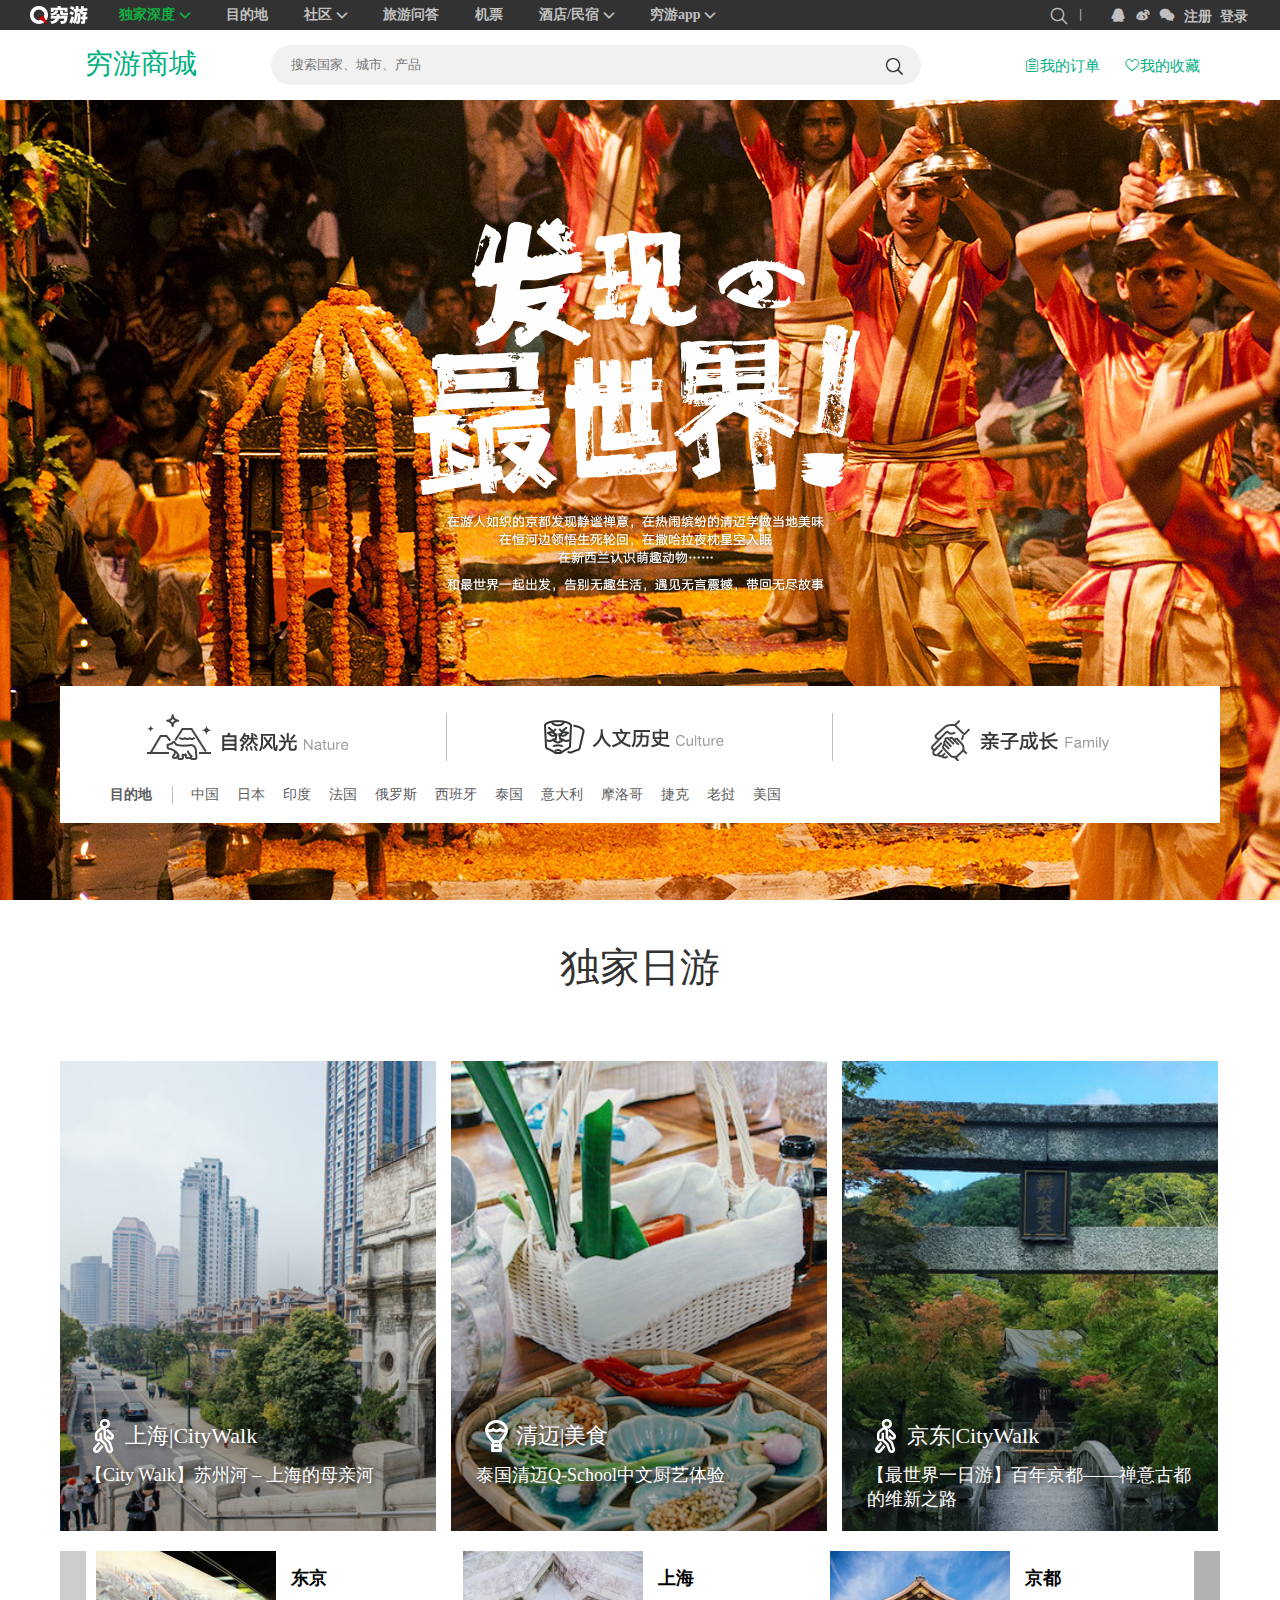
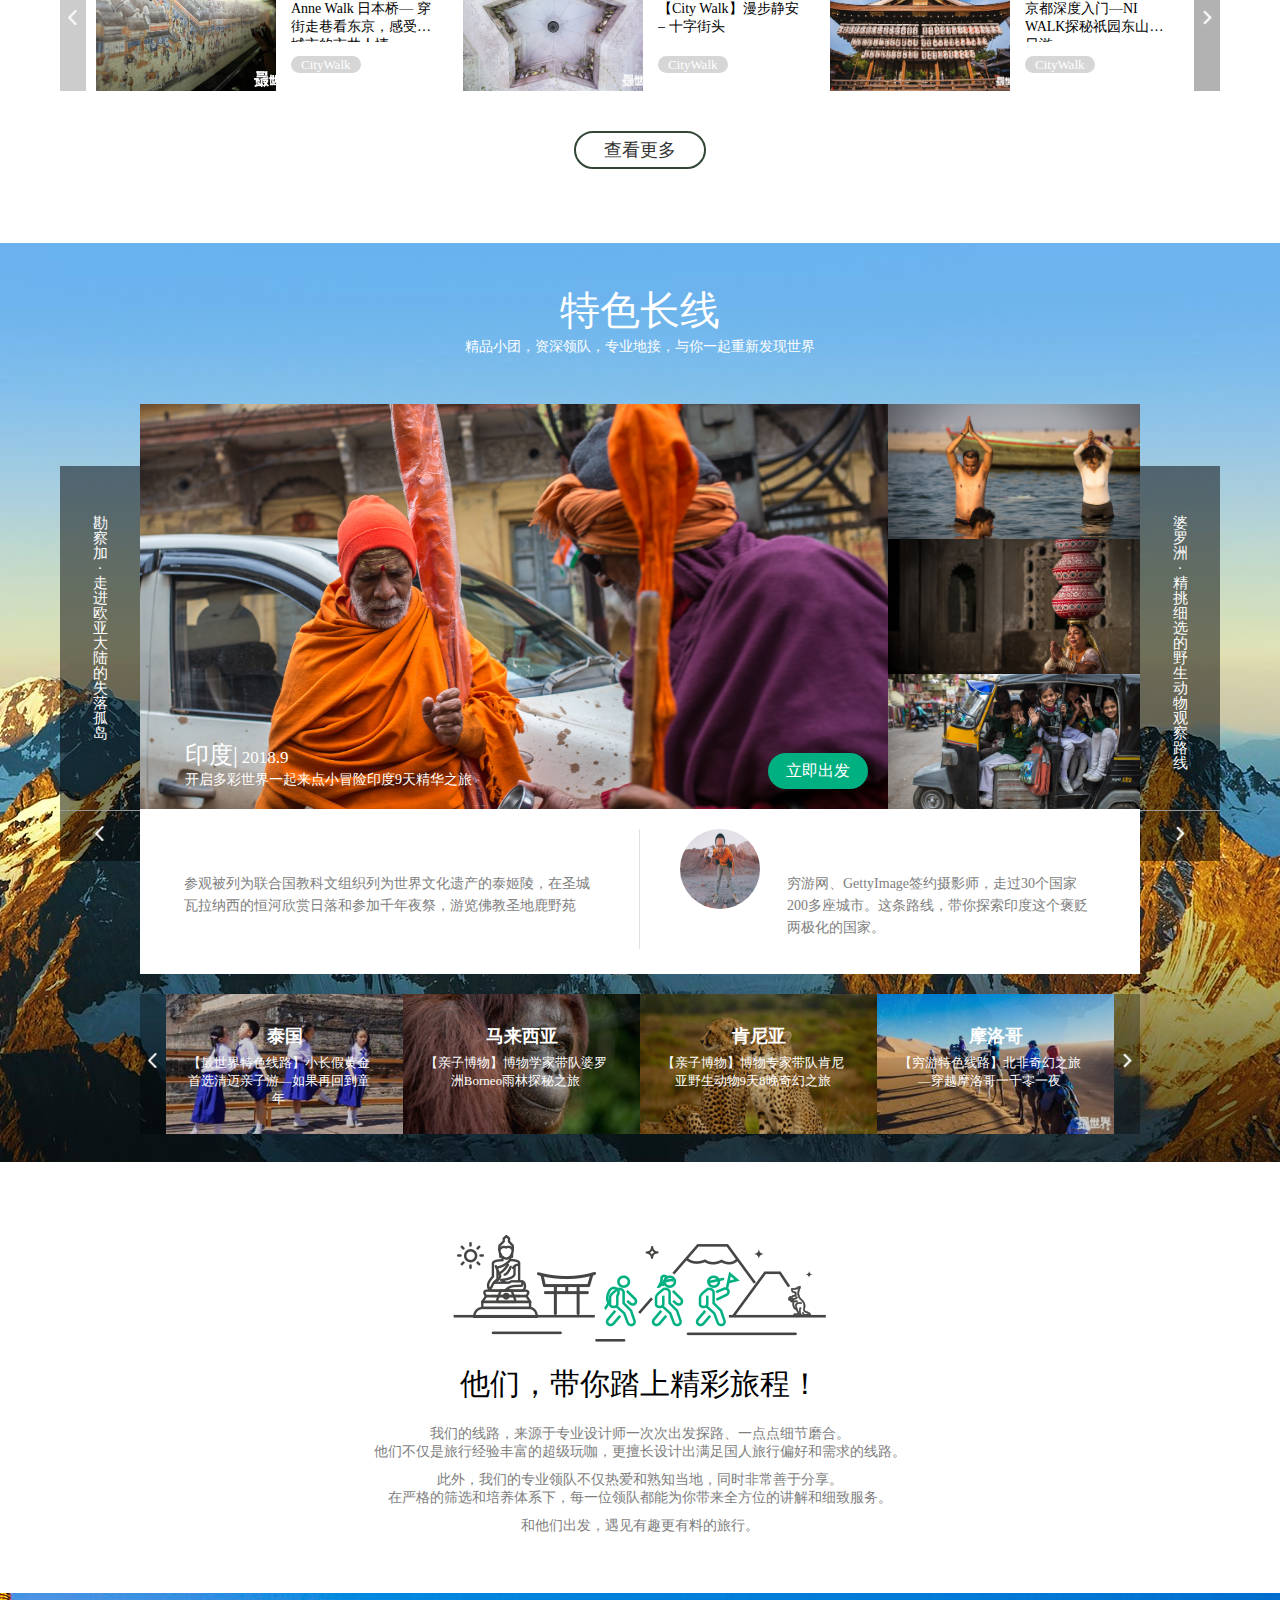
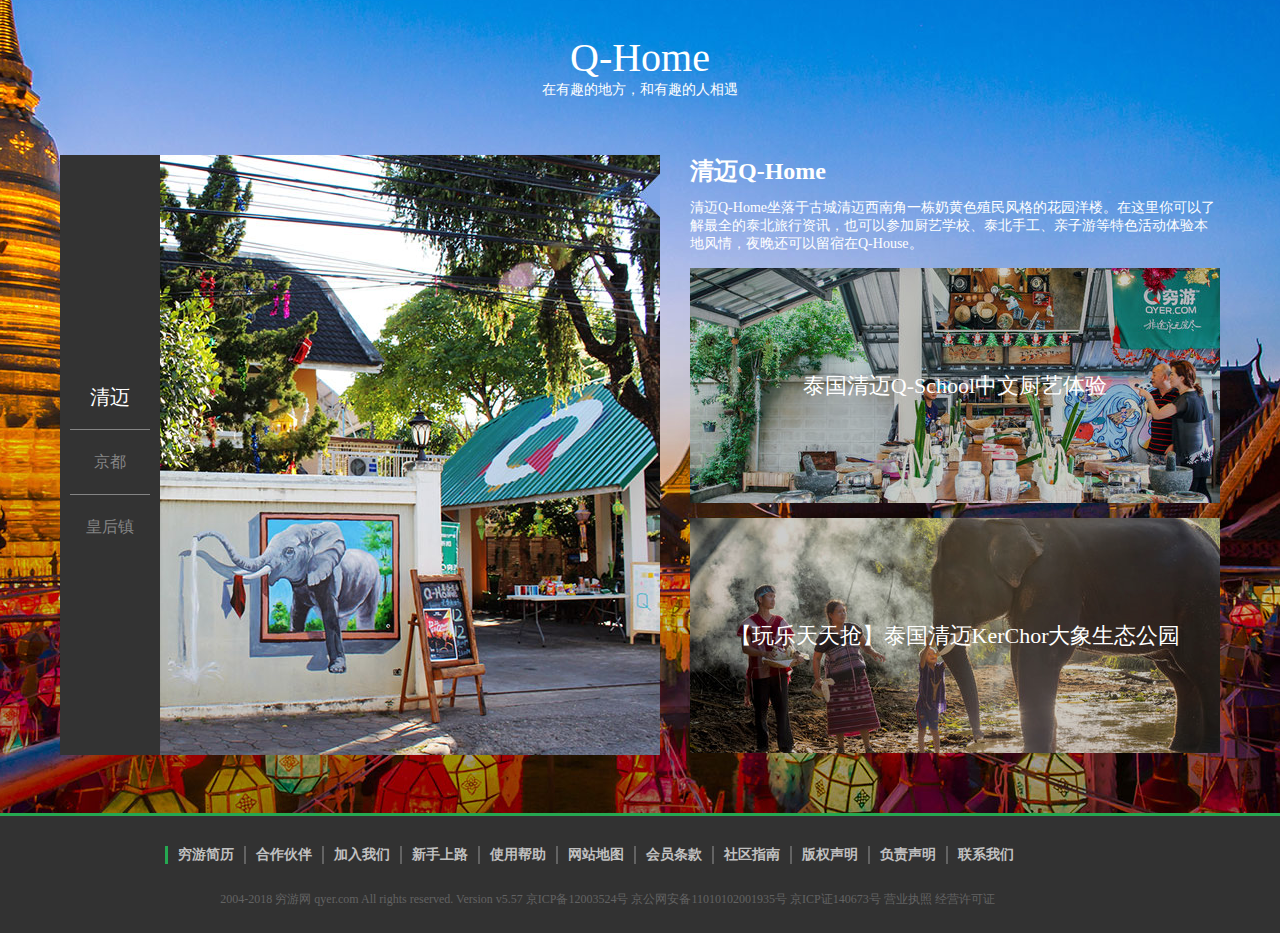
<file: depth.html>
<!DOCTYPE html>
<html>
<head>
	<meta charset="utf-8">
	<meta http-equiv="X-UA-Compatible" content="IE=edge">
	<title>独家深度</title>
	<link rel="stylesheet" href="css/depth_style.css">
	<link rel="stylesheet" href="css/iconfont.css">
</head>
<body>
	<div class="header">
		<div class="h_left">
			<a href="index.html">
				<img src="images/s_logo.png" alt="">
			</a>
		</div>
		<div class="h_center">
			<ul class="nav">
				<li>
					<a href="depth.html">
						<span style="color:#10b041">独家深度</span>
						<span class="s_icon">
							<i class="iconfont icon-xiala" style="color:#10b041"></i>
						</span>
						
					</a>
					<div class="h_menu">
						<ul>
							<li>特色长线</li>
							<li>独家日游</li>
							<li>Q-Home</li>
						</ul>
					</div>
				</li>
				<li>
					<a href="destination.html">
						<span>目的地</span>
					</a>
				</li>
				<li>
					<a href="community.html">
						<span>社区</span>
						<span class="s_icon">
							<i class="iconfont icon-xiala"></i>
						</span>
					</a>
					<div class="h_menu">
						<ul>
							<li>旅行论坛</li>
							<li>JNE旅行生活美</li>
							<li>结伴同行</li>
							<li>负责任的旅行</li>
							<li>特别策划</li>
							<li>灵感短视频</li>
						</ul>
					</div>
				</li>
				<li>
					<a href="questions.html">
						<span>旅游问答</span>
					</a>
				</li>
				<li>
					<a href="air.html">
						<span>机票</span>
					</a>
				</li>
				<li>
					<a href="hotel.html">
						<span>酒店/民宿</span>
						<span class="s_icon">
							<i class="iconfont icon-xiala""></i>
						</span>
					</a>
					<div class="h_menu">
						<ul>
							<li>酒店</li>
							<li>爱彼迎</li>
							<li>华人旅馆</li>
						</ul>
					</div>
				</li>
				<li>
					<a href="app.html">
						<span>穷游app</span>
						<span class="s_icon">
							<i class="iconfont icon-xiala"></i>
						</span>
					</a>
					<div class="h_menu">
						<ul>
							<li>穷游App</li>
							<li>行程助手App</li>
							<li>穷游锦囊App</li>
						</ul>
					</div>
				</li>
			</ul>
		</div>

		<div class="h_right">
			<a href="">
				<i class="iconfont icon-qq"></i>
			</a>
			<a href="">
				<i class="iconfont icon-weibo"></i>
			</a>
			<a href="">
				<i class="iconfont icon-wechat"></i>
			</a>
			<a href="register.html" target="_blank">
				<span>注册</span>
			</a>
			<a href="login.html" target="_blank">
				<span>登录</span>
			</a>
		</div>
		<div class="nav_search">
			<input type="text">
			<i class="iconfont icon-sousuo"></i>
			<span>|</span>
		</div>
	</div>
	<!-- *********nav******** -->

	<div class="dep_sup">
		<div class="d_sup_con">
			<span>穷游商城</span>
			<div class="d_sup_con1">
				<input type="text" placeholder="搜索国家、城市、产品">
				<div>
					<img src="images/depth_f1.png" alt="">
				</div>
				<div class="sup_search">
					<ul>
						<li>
							<span>日本</span>
							<span>热门搜索</span>
						</li>
						<li>
							<span>清迈</span>
							<span>热门搜索</span>
						</li>
						<li>
							<span>海岛</span>
							<span>热门搜索</span>
						</li>
						<li>
							<span>法国</span>
							<span>热门搜索</span>
						</li>
						<li>
							<span>台湾</span>
							<span>热门搜索</span>
						</li>
					</ul>
				</div>
			</div>
			<div class="d_sup_con2">
				<a href="">
					<span><i class="iconfont icon-dingdan"></i>我的订单</span>
				</a>
				<a href="">
					<span><i class="iconfont icon-shoucang"></i>我的收藏</span>
				</a>
			</div>
		</div>
	</div>
	<!-- *********商城******* -->

	<div class="dep_main">
		<ul class="d_m_ul">
			<li><img src="images/banner03.jpg" alt=""></li>
			<li><img src="images/banner02.jpg" alt=""></li>
			<li><img src="images/banner01.jpg" alt=""></li>
		</ul>
		<span><img src="images/banner_top.png" alt=""></span>
		<div class="d_m_con">
			<div class="d_m_con1">
				<ul>
					<li><a href=""></a></li>
					<li><a href=""></a></li>
					<li><a href="" style="border:0px;"></a></li>
				</ul>
			</div>
			<div class="d_m_con2">
				<span>目的地</span>
				<ul>
					<li><a>中国</a></li>
					<li><a>日本</a></li>
					<li><a>印度</a></li>
					<li><a>法国</a></li>
					<li><a>俄罗斯</a></li>
					<li><a>西班牙</a></li>
					<li><a>泰国</a></li>
					<li><a>意大利</a></li>
					<li><a>摩洛哥</a></li>
					<li><a>捷克</a></li>
					<li><a>老挝</a></li>
					<li><a>美国</a></li>
				</ul>
			</div>
		</div>
	</div>
	<!-- **独家深度图片切换** -->

	<div class="dep_tour">
		<div class="dep_tour_center">
			<div class="d_t_con1">
				<h1>独家日游</h1>
				<p>小团队，深度讲解，专业领队，像当地人一样旅行</p>
			</div>
			<div class="d_t_con2">
				<ul>
					<li>
						<a href=""><img src="images/tour1.jpg" alt=""></a>
						<div class="d_t_c2_ad">
							<img src="images/walk-icon.png" alt="">
							<p>上海|CityWalk</p>
							<p>【City Walk】苏州河 – 上海的母亲河</p>
						</div>
						<div class="dt_c2_introduce">
							<p>【City Walk】苏州河 – 上海的母亲河</p>
							<p>城市的起点，生活的源头：顺流而下，洋气的外滩源和生活的石库门并非那么泾渭分明，他们的交融也正是海派文化诞生的缩影。；装满故事的旧仓库：红砖下是荣氏家族成为中国第一民族资本家的奋斗史，粮仓里堆积着杜月笙成为“海上闻人”的辛秘，四行仓库还铭记八百壮士的不屈斗志。；讲不完的“远东第一”：“远东第一邮政大楼”“远东第一公寓大楼”“远东第一酒店”……我们追忆上一个黄金时代的辉煌吧。</p>
							<span>138</span>
							<p>元起</p>
						</div>
					</li>
					<li>
						<a href=""><img src="images/tour2.jpg" alt=""></a>
						<div class="d_t_c2_ad">
							<img src="images/exp-icon.png" alt="">
							<p>清迈|美食</p>
							<p>泰国清迈Q-School中文厨艺体验</p>
						</div>
						<div class="dt_c2_introduce">
							<p>泰国清迈Q-School中文厨艺体验</p>
							<p>泰奇妙，亲身体会泰北各种特异食材、香料；泰真实，实物感知泰国传统农业、渔业工具；手作之美，亲手制作咖喱，感受各种香料融合到一起的魔幻；用法餐的仪式感享受自己做的泰国料理，全面体会泰国餐桌礼仪；您自己烹制的异域私厨之旅，是一场深度了解泰国的定制旅行</p>
							<span>60</span>
							<p>元起</p>
						</div>
					</li>
					<li>
						<a href=""><img src="images/tour3.jpg" alt=""></a>
						<div class="d_t_c2_ad">
							<img src="images/walk-icon.png" alt="">
							<p>京东|CityWalk</p>
							<p>【最世界一日游】百年京都——禅意古都的维新之路</p>
						</div>
						<div class="dt_c2_introduce">
							<p>【最世界一日游】百年京都——禅意古都的维新之路</p>
							<p>带你去京都City Walk中小众的景点；聊一聊日本当年是如何从小渔村一跃赶超中国的；美丽的日式庭院背后，不讲不知道的小心思大揭秘</p>
							<span>768</span>
							<p>元起</p>
						</div>
					</li>
				</ul>
			</div>
			<div class="d_t_con3">
				<span class="dt3 dt3_left depth_left">
					<img src="images/s_left.png" alt="">
				</span>
				<span class="dt3 dt3_right depth_right">
					<img src="images/s_right.png" alt="">
				</span>
				<div class="dt3_ul">
					<ul>
						<li>
							<div class="dt3_img">
								<a href="">
									<img src="images/tour2-1.jpg" alt="">
								</a>
							</div>
							<div class="dt3_txt">
								<p>东京</p>
								<p>Anne Walk 日本桥— 穿街走巷看东京，感受大城市的市井人情</p>
								<span>CityWalk</span>
							</div>
						</li>
						<li>
							<div class="dt3_img">
								<a href="">
									<img src="images/tour2-2.jpg" alt="">
								</a>
							</div>
							<div class="dt3_txt">
								<p>上海</p>
								<p>【City Walk】漫步静安 – 十字街头</p>
								<span>CityWalk</span>
							</div>
						</li>
						<li>
							<div class="dt3_img">
								<a href="">
									<img src="images/tour2-3.jpg" alt="">
								</a>
							</div>
							<div class="dt3_txt">
								<p>京都</p>
								<p>京都深度入门—NI WALK探秘祇园东山半日游</p>
								<span>CityWalk</span>
							</div>
						</li>
						<li>
							<div class="dt3_img">
								<a href="">
									<img src="images/tour2-4.jpg" alt="">
								</a>
							</div>
							<div class="dt3_txt">
								<p>东京</p>
								<p>Anne Walk 日本桥— 穿街走巷看东京，感受大城市的市井人情</p>
								<span>CityWalk</span>
							</div>
						</li>
						<li>
							<div class="dt3_img">
								<a href="">
									<img src="images/tour2-5.jpg" alt="">
								</a>
							</div>
							<div class="dt3_txt">
								<p>上海</p>
								<p>【City Walk】漫步静安 – 十字街头</p>
								<span>CityWalk</span>
							</div>
						</li>
						<li>
							<div class="dt3_img">
								<a href="">
									<img src="images/tour2-6.jpg" alt="">
								</a>
							</div>
							<div class="dt3_txt">
								<p>京都</p>
								<p>京都深度入门—NI WALK探秘祇园东山半日游</p>
								<span>CityWalk</span>
							</div>
						</li>
					</ul>
				</div>
			</div>
			<div class="d_t_con4">
				<a href="">查看更多</a>
			</div>
		</div>
	</div>
	<!-- ******独家日游****** -->

	<div class="depth_long">
		<div class="d_t_con1">
			<h1>特色长线</h1>
			<p>精品小团，资深领队，专业地接，与你一起重新发现世界</p>
		</div>
		<div class="long_wrap">
			<div class="l_w_txt long_left lleft">
				<span>勘察加·走进欧亚大陆的失落孤岛</span>
			</div>
			<span class="left lleft">
				<img src="images/s_left.png" alt="">
			</span>
			<div class="l_w_txt long_right lright">
				<span>婆罗洲·精挑细选的野生动物观察路线</span>
			</div>
			<span class="right lright">
				<img src="images/s_right.png" alt="">
			</span>
			<div class="lmain_ul">
				<ul class="long_main">
					<li>
						<div class="long_img1">
							<img src="images/long1.jpg" alt="">
							<div class="img1_txt">
								<span>印度|</span>
								<span>2018.9</span>
								<p>开启多彩世界一起来点小冒险印度9天精华之旅</p>
							</div>
							<a href="">立即出发</a>
						</div>
						<div class="long_img2">
							<div>
								<img src="images/long2.jpg" alt="">
							</div>
							<div>
								<img src="images/long3.jpg" alt="">
							</div>
							<div>
								<img src="images/long4.jpg" alt="">
							</div>
						</div>
						<div class="long_introduce">
							<div class="long_path">
								<p class="long_title">路线简介</p>
								<p class="long_txt">参观被列为联合国教科文组织列为世界文化遗产的泰姬陵，在圣城瓦拉纳西的恒河欣赏日落和参加千年夜祭，游览佛教圣地鹿野苑</p>
							</div>
							<div class="long_author">
								<img src="images/onni.jpg" alt="">
								<p class="long_title">线路设计师：Onni</p>
								<p class="long_txt">穷游网、GettyImage签约摄影师，走过30个国家200多座城市。这条路线，带你探索印度这个褒贬两极化的国家。</p>
							</div>
						</div>
					</li>
					<li>
						<div class="long_img1">
							<img src="images/long2-1.jpg" alt="">
							<div class="img1_txt">
								<span>印度|</span>
								<span>2018.9</span>
								<p>开启多彩世界一起来点小冒险印度9天精华之旅</p>
							</div>
							<a href="">立即出发</a>
						</div>
						<div class="long_img2">
							<div>
								<img src="images/long2-2.jpg" alt="">
							</div>
							<div>
								<img src="images/long2-3.jpg" alt="">
							</div>
							<div>
								<img src="images/long2-4.jpg" alt="">
							</div>
						</div>
						<div class="long_introduce">
							<div class="long_path">
								<p class="long_title">路线简介</p>
								<p class="long_txt">参观被列为联合国教科文组织列为世界文化遗产的泰姬陵，在圣城瓦拉纳西的恒河欣赏日落和参加千年夜祭，游览佛教圣地鹿野苑</p>
							</div>
							<div class="long_author">
								<img src="images/onni.jpg" alt="">
								<p class="long_title">线路设计师：Onni</p>
								<p class="long_txt">穷游网、GettyImage签约摄影师，走过30个国家200多座城市。这条路线，带你探索印度这个褒贬两极化的国家。</p>
							</div>
						</div>
					</li>
					<li>
						<div class="long_img1">
							<img src="images/long3-1.jpg" alt="">
							<div class="img1_txt">
								<span>印度|</span>
								<span>2018.9</span>
								<p>开启多彩世界一起来点小冒险印度9天精华之旅</p>
							</div>
							<a href="">立即出发</a>
						</div>
						<div class="long_img2">
							<div>
								<img src="images/long3-2.jpg" alt="">
							</div>
							<div>
								<img src="images/long3-3.jpg" alt="">
							</div>
							<div>
								<img src="images/long3-4.jpg" alt="">
							</div>
						</div>
						<div class="long_introduce">
							<div class="long_path">
								<p class="long_title">路线简介</p>
								<p class="long_txt">参观被列为联合国教科文组织列为世界文化遗产的泰姬陵，在圣城瓦拉纳西的恒河欣赏日落和参加千年夜祭，游览佛教圣地鹿野苑</p>
							</div>
							<div class="long_author">
								<img src="images/onni.jpg" alt="">
								<p class="long_title">线路设计师：Onni</p>
								<p class="long_txt">穷游网、GettyImage签约摄影师，走过30个国家200多座城市。这条路线，带你探索印度这个褒贬两极化的国家。</p>
							</div>
						</div>
					</li>
					
				</ul>
			</div>
			
			<div class="d_l_con1">
				<span class="dt3 dt3_left">
					<img src="images/s_left.png" alt="">
				</span>
				<span class="dt3 dt3_right">
					<img src="images/s_right.png" alt="">
				</span>
				<ul>
					<li>
						<a href="">
							<img src="images/long1-1.jpg" alt="">
						</a>
						<p>泰国</p>
						<p>【最世界特色线路】小长假黄金首选清迈亲子游—如果再回到童年</p>
					</li>
					<li>
						<a href="">
							<img src="images/long1-2.jpg" alt="">
						</a>
						<p>马来西亚</p>
						<p>【亲子博物】博物学家带队婆罗洲Borneo雨林探秘之旅</p>
					</li>
					<li>
						<a href="">
							<img src="images/long1-3.jpg" alt="">
						</a>
						<p>肯尼亚</p>
						<p>【亲子博物】博物专家带队肯尼亚野生动物9天8晚奇幻之旅</p>
					</li>
					<li>
						<a href="">
							<img src="images/long1-4.jpg" alt="">
						</a>
						<p>摩洛哥</p>
						<p>【穷游特色线路】北非奇幻之旅—穿越摩洛哥一千零一夜</p>
					</li>
				</ul>
			</div>
		</div>
	</div>
	<!-- ******特色长线****** -->

	<div class="depth_them">
		<img src="images/conent_03_bg.png" alt="">
		<p>他们，带你踏上精彩旅程！</p>
		<p>我们的线路，来源于专业设计师一次次出发探路、一点点细节磨合。
		<br>他们不仅是旅行经验丰富的超级玩咖，更擅长设计出满足国人旅行偏好和需求的线路。</p>
		<p>此外，我们的专业领队不仅热爱和熟知当地，同时非常善于分享。<br>在严格的筛选和培养体系下，每一位领队都能为你带来全方位的讲解和细致服务。</p>
		<p>和他们出发，遇见有趣更有料的旅行。</p>
	</div>
	<!-- *********他们******** -->

	<div class="depth_qhome">
		<img src="images/Q-Home1.jpg" alt="">
		<img src="images/Q-Home2.jpg" alt="">
		<img src="images/Q-Home3.jpg" alt="">
		<div class="d_t_con1">
			<h1>Q-Home</h1>
			<p>在有趣的地方，和有趣的人相遇</p>
		</div>
		<div class="qhome_wrap">
			<div class="qhome_list">
				<ul>
					<li class="list_thelist">清迈</li>
					<li>京都</li>
					<li>皇后镇</li>
				</ul>
			</div>
			<div class="dep_qhome_main">
				<div class="qhome_main_left">
					<img src="images/Q-Home1-1.jpg" alt="">
				</div>
				<div class="qhome_main_right">
					<div class="qhome_top">
						<h2>清迈Q-Home</h2>
						<p>清迈Q-Home坐落于古城清迈西南角一栋奶黄色殖民风格的花园洋楼。在这里你可以了解最全的泰北旅行资讯，也可以参加厨艺学校、泰北手工、亲子游等特色活动体验本地风情，夜晚还可以留宿在Q-House。</p>
					</div>
					<div class="qhome_middle qhome_img">
						<img src="images/Q-Home1-2.jpg" alt="">
						<a href="">
							<span class="qhome_span">泰国清迈Q-School中文厨艺体验</span>
						</a>
						<div class="middle_price">
							<a href="">
								<h5>
                             		泰国清迈Q-School中文厨艺体验
                                </h5>
                                <span>
                                	已售：2175
                              	</span>
                                <span>
                                	<em>60</em>元起
                                </span>
							</a>
						</div>
					</div>
					<div class="qhome_bottom qhome_img">
						<img src="images/Q-Home1-3.jpg" alt="">
						<a href="">
							<span class="qhome_span">
								【玩乐天天抢】泰国清迈KerChor大象生态公园
							</span>
						</a>
						<div class="middle_price">
							<a href="">
								<h5>
                             		【玩乐天天抢】泰国清迈KerChor大象生态公园
                                </h5>
                                <span>
                                	已售：2444
                              	</span>
                                <span>
                                	<em>238</em>元起
                                </span>
							</a>
						</div>
					</div>
				</div>
			</div>
			<div class="dep_qhome_main">
				<div class="qhome_main_left">
					<img src="images/Q-Home2-1.jpg" alt="">
				</div>
				<div class="qhome_main_right">
					<div class="qhome_top">
						<h2>清迈Q-Home</h2>
						<p>清迈Q-Home坐落于古城清迈西南角一栋奶黄色殖民风格的花园洋楼。在这里你可以了解最全的泰北旅行资讯，也可以参加厨艺学校、泰北手工、亲子游等特色活动体验本地风情，夜晚还可以留宿在Q-House。</p>
					</div>
					<div class="qhome_middle qhome_img">
						<img src="images/Q-Home2-2.jpg" alt="">
						<a href="">
							<span class="qhome_span">泰国清迈Q-School中文厨艺体验</span>
						</a>
						<div class="middle_price">
							<a href="">
								<h5>
                             		泰国清迈Q-School中文厨艺体验
                                </h5>
                                <span>
                                	已售：2175
                              	</span>
                                <span>
                                	<em>60</em>元起
                                </span>
							</a>
						</div>
					</div>
					<div class="qhome_bottom qhome_img">
						<img src="images/Q-Home2-3.jpg" alt="">
						<a href="">
							<span class="qhome_span">
								【玩乐天天抢】泰国清迈KerChor大象生态公园
							</span>
						</a>
						<div class="middle_price">
							<a href="">
								<h5>
                             		【玩乐天天抢】泰国清迈KerChor大象生态公园
                                </h5>
                                <span>
                                	已售：2444
                              	</span>
                                <span>
                                	<em>238</em>元起
                                </span>
							</a>
						</div>
					</div>
				</div>
			</div>
			<div class="dep_qhome_main">
				<div class="qhome_main_left">
					<img src="images/Q-Home3-1.jpg" alt="">
				</div>
				<div class="qhome_main_right">
					<div class="qhome_top">
						<h2>清迈Q-Home</h2>
						<p>清迈Q-Home坐落于古城清迈西南角一栋奶黄色殖民风格的花园洋楼。在这里你可以了解最全的泰北旅行资讯，也可以参加厨艺学校、泰北手工、亲子游等特色活动体验本地风情，夜晚还可以留宿在Q-House。</p>
					</div>
					<div class="qhome_middle qhome_img">
						<img src="images/Q-Home3-2.jpg" alt="">
						<a href="">
							<span class="qhome_span">泰国清迈Q-School中文厨艺体验</span>
						</a>
						<div class="middle_price">
							<a href="">
								<h5>
                             		泰国清迈Q-School中文厨艺体验
                                </h5>
                                <span>
                                	已售：2175
                              	</span>
                                <span class="fr">
                                	<em>60</em>元起
                                </span>
							</a>
						</div>
					</div>
					<div class="qhome_bottom qhome_img">
						<img src="images/Q-Home3-3.jpg" alt="">
						<a href="">
							<span class="qhome_span">
								【玩乐天天抢】泰国清迈KerChor大象生态公园
							</span>
						</a>
						<div class="middle_price">
							<a href="">
								<h5>
                             		【玩乐天天抢】泰国清迈KerChor大象生态公园
                                </h5>
                                <span>
                                	已售：2444
                              	</span>
                                <span class="fr">
                                	<em>238</em>元起
                                </span>
							</a>
						</div>
					</div>
				</div>
			</div>
		</div>
		
	</div>
	<!-- ******Q-Home****** -->
	<div class="tour_fixed">
		<ul>
			<li>
				<!-- <img src="images/fix1.png" alt=""> -->
				<i class="iconfont icon-xiangshang"></i>
				<span>返回顶部</span>
			</li>
			<li>
				<!-- <img src="images/fix2.png" alt=""> -->
				<i class="iconfont icon-saoma"></i>
				<span>扫码下载</span>
				<div class="tour_app">
					<p>下载穷游APP</p>
					<img src="images/icon_app.png" alt="">
				</div>
			</li>
			<li>
				<!-- <img src="images/fix3.png" alt=""> -->
				<i class="iconfont icon-yijianfankui"></i>
				<span>意见反馈</span>
			</li>
		</ul>
	</div>
	<div class="footer">
		<ul>
			<li>穷游简历</li>
			<li>合作伙伴</li>
			<li>加入我们</li>
			<li>新手上路</li>
			<li>使用帮助</li>
			<li>网站地图</li>
			<li>会员条款</li>
			<li>社区指南</li>
			<li>版权声明</li>
			<li>负责声明</li>
			<li>联系我们</li>
		</ul>
		<p>2004-2018  穷游网 qyer.com All rights reserved. Version v5.57 京ICP备12003524号 京公网安备11010102001935号 京ICP证140673号 营业执照 经营许可证</p >
	</div>
	<script src="js/jquery.min.js"></script>
	<script src="js/depth_jq.js"></script>
</body>
</html>
</file>
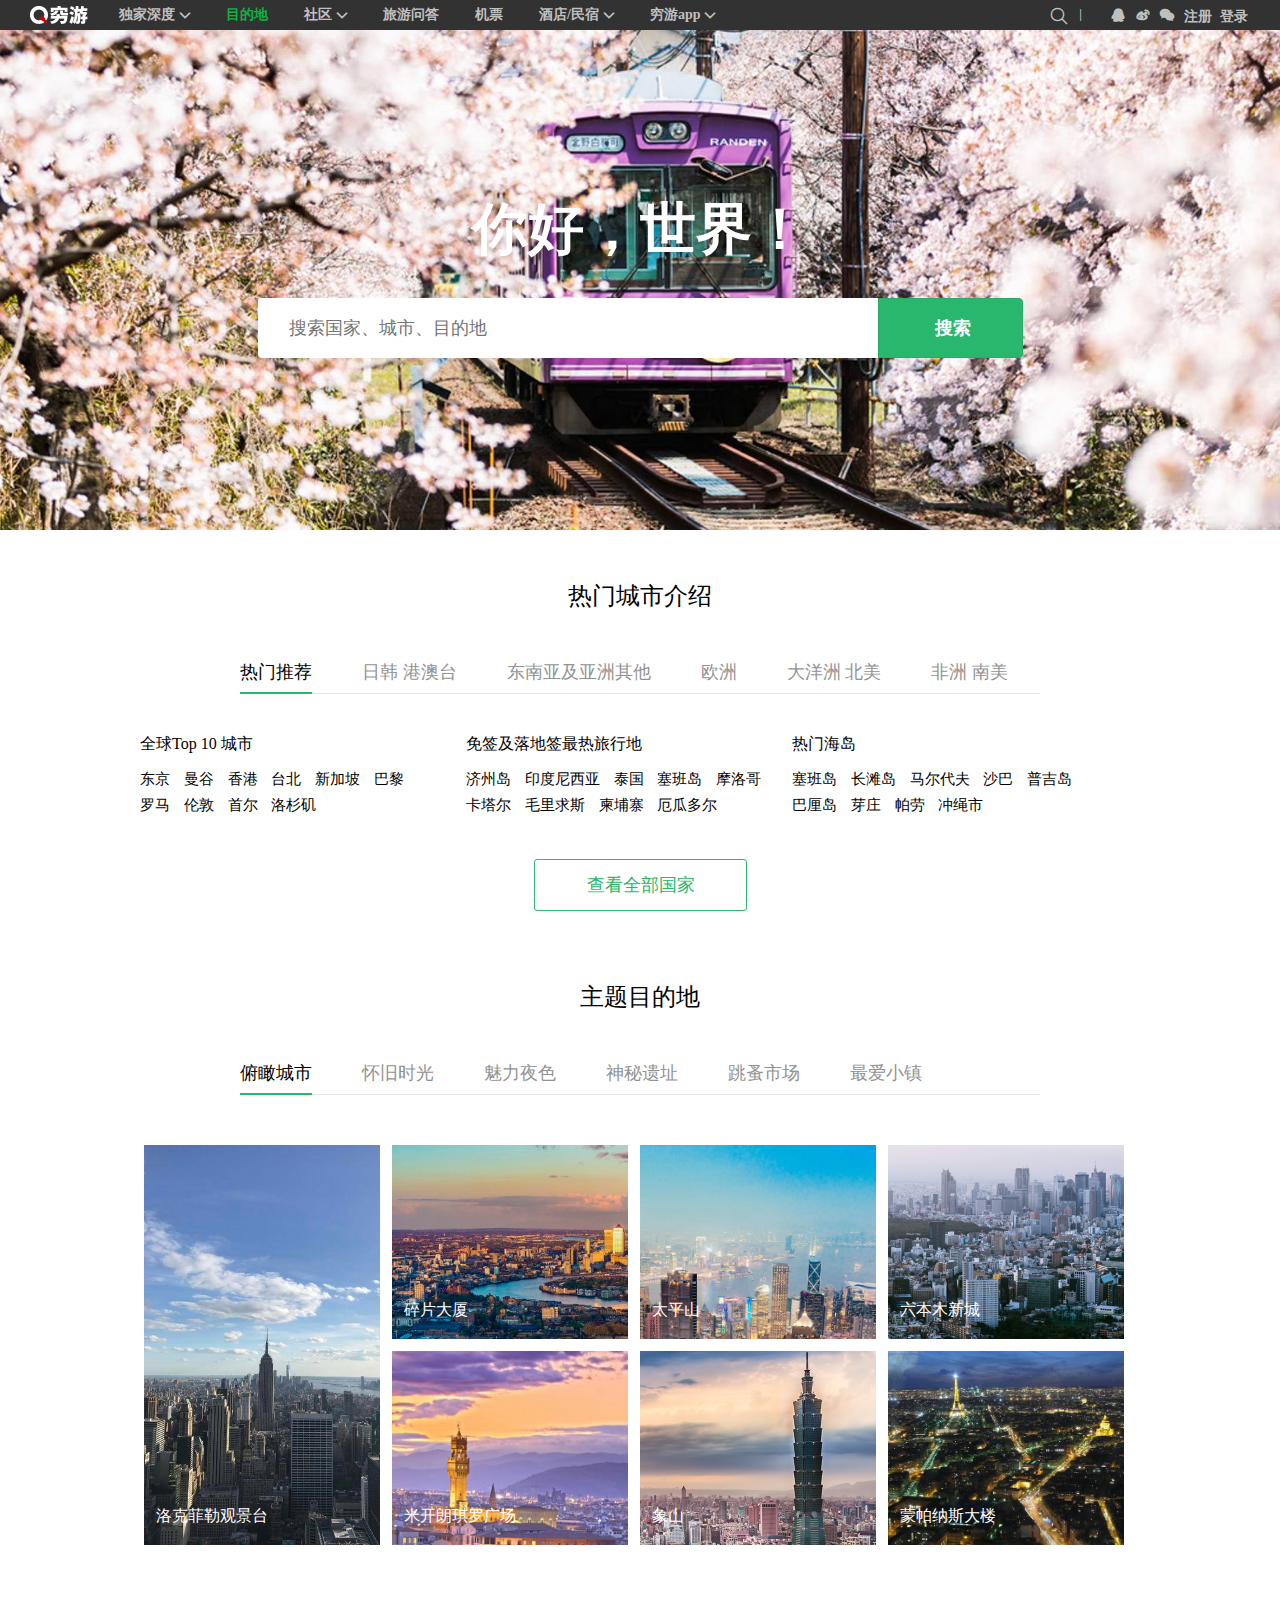
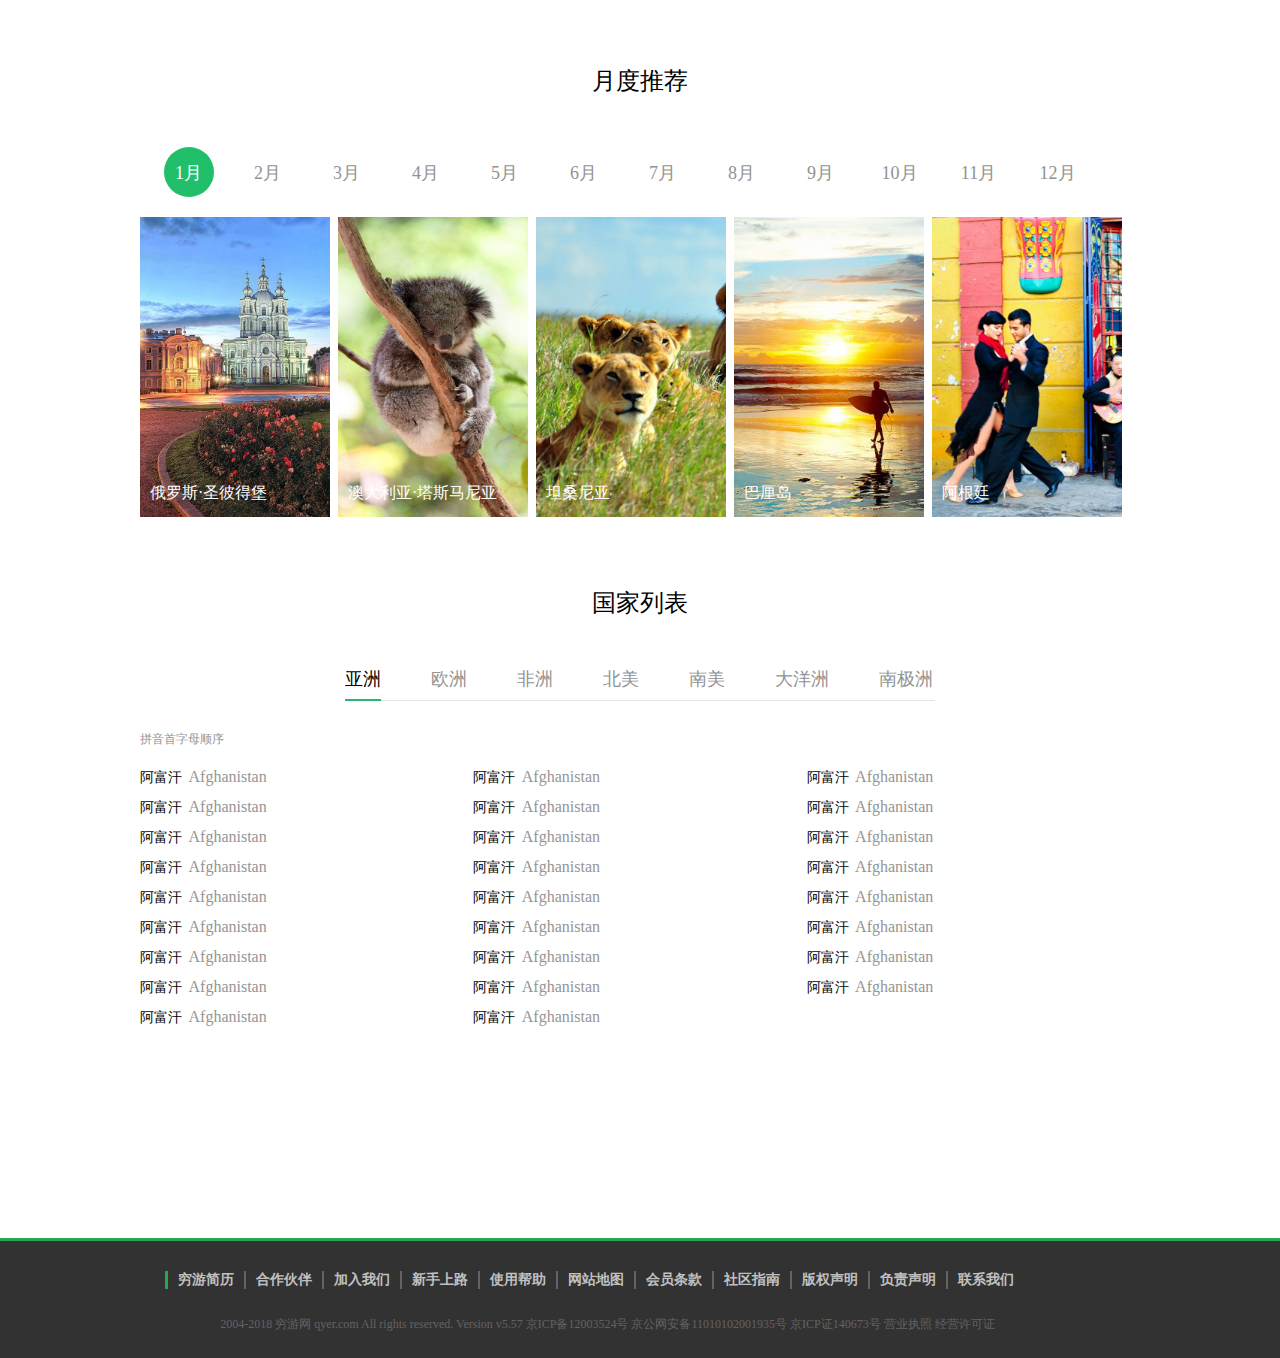
<file: destination.html>
<!DOCTYPE html>
<html>
<head>
	<meta charset="utf-8">
	<meta http-equiv="X-UA-Compatible" content="IE=edge">
	<title>目的地</title>
	<link rel="stylesheet" href="css/iconfont.css">
	<link rel="stylesheet" href="css/destination_style.css">
	<link rel="stylesheet" href="css/nav_style.css">
</head>
<body>
	<div class="header">
		<div class="h_left">
			<a href="index.html">
				<img src="images/s_logo.png" alt="">
			</a>
		</div>
		<div class="h_center">
			<ul class="nav">
				<li>
					<a href="depth.html">
						<span>独家深度</span>
						<span class="s_icon">
							<i class="iconfont icon-xiala"></i>
						</span>
						
					</a>
					<div class="h_menu">
						<ul>
							<li>特色长线</li>
							<li>独家日游</li>
							<li>Q-Home</li>
						</ul>
					</div>
				</li>
				<li>
					<a href="destination.html">
						<span style="color:#10b041">目的地</span>
					</a>
				</li>
				<li>
					<a href="community.html">
						<span>社区</span>
						<span class="s_icon">
							<i class="iconfont icon-xiala"></i>
						</span>
					</a>
					<div class="h_menu">
						<ul>
							<li>旅行论坛</li>
							<li>JNE旅行生活美</li>
							<li>结伴同行</li>
							<li>负责任的旅行</li>
							<li>特别策划</li>
							<li>灵感短视频</li>
						</ul>
					</div>
				</li>
				<li>
					<a href="questions.html">
						<span>旅游问答</span>
					</a>
				</li>
				<li>
					<a href="air.html">
						<span>机票</span>
					</a>
				</li>
				<li>
					<a href="hotel.html">
						<span>酒店/民宿</span>
						<span class="s_icon">
							<i class="iconfont icon-xiala""></i>
						</span>
					</a>
					<div class="h_menu">
						<ul>
							<li>酒店</li>
							<li>爱彼迎</li>
							<li>华人旅馆</li>
						</ul>
					</div>
				</li>
				<li>
					<a href="app.html">
						<span>穷游app</span>
						<span class="s_icon">
							<i class="iconfont icon-xiala"></i>
						</span>
					</a>
					<div class="h_menu">
						<ul>
							<li>穷游App</li>
							<li>行程助手App</li>
							<li>穷游锦囊App</li>
						</ul>
					</div>
				</li>
			</ul>
		</div>

		<div class="h_right">
			<a href="">
				<i class="iconfont icon-qq"></i>
			</a>
			<a href="">
				<i class="iconfont icon-weibo"></i>
			</a>
			<a href="">
				<i class="iconfont icon-wechat"></i>
			</a>
			<a href="register.html" target="_blank">
				<span>注册</span>
			</a>
			<a href="login.html" target="_blank">
				<span>登录</span>
			</a>
		</div>
		<div class="nav_search">
			<input type="text">
			<i class="iconfont icon-sousuo"></i>
			<span>|</span>
		</div>
	</div>
	<!-- *********nav******** -->

	<div class="des_cover">
		<h1>你好，世界！</h1>
		<div class="des_input">
			<input type="text" placeholder="搜索国家、城市、目的地">
			<a>搜索</a>
		</div>
	</div>
	<!-- *********cover******** -->

	<div class="des_hot">
		<p class="hot_p">热门城市介绍</p>
		<ul class="hot_list hot_ul">
			<li class="list_main">热门推荐</li>
			<li>日韩 港澳台</li>
			<li>东南亚及亚洲其他</li>
			<li>欧洲</li>
			<li>大洋洲 北美</li>
			<li style="margin:0px">非洲 南美</li>
		</ul>
		<div class="hot_table">
			<dl>
				<dt>
					全球Top 10 城市
				</dt>
				<dd>
					<p>东京</p>
					<p>曼谷</p>
					<p>香港</p>
					<p>台北</p>
					<p>新加坡</p>
					<p>巴黎</p>
					<p>罗马</p>
					<p>伦敦</p>
					<p>首尔</p>
					<p>洛杉矶</p>
				</dd>
			</dl>
			<dl>
				<dt>
					免签及落地签最热旅行地
				</dt>
				<dd>
					
					<p>济州岛</p>
					<p>印度尼西亚</p>
					<p>泰国</p>
					<p>塞班岛</p>
					<p>摩洛哥</p>
					<p>卡塔尔</p>
					<p>毛里求斯</p>
					<p>柬埔寨</p>
					<p>厄瓜多尔</p>
				</dd>
			</dl>
			<dl>
				<dt>
					热门海岛
				</dt>
				<dd>
					<p>塞班岛</p>
					<p>长滩岛</p>
					<p>马尔代夫</p>
					<p>沙巴</p>
					<p>普吉岛</p>
					<p>巴厘岛</p>
					<p>芽庄</p>
					<p>帕劳</p>
					<p>冲绳市</p>
				</dd>
			</dl>
		</div>

		<div class="hot_table">
			<dl>
				<dt>
					港澳台
				</dt>
				<dd>
					<p>香港</p>
					<p>澳门</p>
					<p>台北</p>
					<p>垦丁</p>
					<p>花莲</p>
					<p>高雄市</p>
					<p>台中市</p>
					<p>九份</p>
					<p>台南</p>
					<p>淡水</p>
					<p>宜兰</p>
				</dd>
			</dl>
			<dl>
				<dt>
					日本
				</dt>
				<dd>					
					<p>东京</p>
					<p>大阪</p>
					<p>京都</p>
					<p>冲绳</p>
					<p>北海道</p>
					<p>名古屋</p>
					<p>奈良</p>
					<p>札幌</p>
					<p>富士山</p>
					<p>箱根</p>
					<p>镰仓</p>
					<p>神户</p>
				</dd>
			</dl>
			<dl>
				<dt>
					韩国
				</dt>
				<dd>
					<p>首尔</p>
					<p>济州岛</p>
					<p>釜山</p>
				</dd>
			</dl>
		</div>

		<div class="hot_table">
			<dl>
				<dt>
					泰国
				</dt>
				<dd>
					<p>曼谷</p>
					<p>普吉岛</p>
					<p>清迈</p>
					<p>苏梅岛</p>
					<p>芭提雅</p>
					<p>甲米</p>
					<p>华欣</p>
					<p>皮皮岛</p>
					<p>泰国象岛</p>
					<p>拜县</p>
				</dd>
			</dl>
			<dl>
				<dt>
					新加坡
				</dt>
				<dd>					
					<p>新加坡</p>
				</dd>
			</dl>
			<dl>
				<dt>
					越南
				</dt>
				<dd>
					<p>芽庄</p>
					<p>岘港</p>
					<p>胡志明市</p>
					<p>河内</p>
					<p>美奈</p>
					<p>大叻</p>
					<p>富国岛</p>
					<p>下龙湾</p>
				</dd>
			</dl>
			<dl>
				<dt>
					马来西亚
				</dt>
				<dd>
					<p>沙巴</p>
					<p>吉隆坡</p>
					<p>槟城</p>
					<p>亚庇</p>
					<p>兰卡威</p>
					<p>马六甲</p>
					<p>仙本那</p>
				</dd>
			</dl>
			<dl>
				<dt>
					印度尼西亚
				</dt>
				<dd>					
					<p>巴厘岛</p>
					<p>美娜多</p>
					<p>乌布德</p>
				</dd>
			</dl>
			<dl>
				<dt>
					菲律宾
				</dt>
				<dd>
					<p>长滩岛</p>
					<p>马尼拉</p>
					<p>薄荷岛</p>
					<p>杜马盖地</p>
					<p>宿雾市</p>
				</dd>
			</dl>
			<dl>
				<dt>
					斯里兰卡
				</dt>
				<dd>
					<p>科伦坡</p>
					<p>斯里兰卡康堤</p>
				</dd>
			</dl>
			<dl>
				<dt>
					柬埔寨
				</dt>
				<dd>					
					<p>暹粒</p>
					<p>金边亚</p>
				</dd>
			</dl>
			<dl>
				<dt>
					亚洲其他
				</dt>
				<dd>
					<p>迪拜</p>
					<p>马尔代夫</p>
					<p>阿布扎比</p>
					<p>耶路撒冷</p>
					<p>基什岛</p>
					<p>加德满都</p>
					<p>德里</p>
					<p>仰光</p>
					<p>多哈</p>
				</dd>
			</dl>
		</div>

		<div class="hot_table">
			<dl>
				<dt>
					意大利
				</dt>
				<dd>
					<p>罗马</p>
					<p>佛罗伦萨</p>
					<p>威尼斯</p>
					<p>米兰</p>
					<p>五渔村</p>
					<p>那不勒斯</p>
					<p>西西里岛</p>
					<p>比萨</p>
					<p>维罗纳</p>
					<p>锡耶纳</p>
				</dd>
			</dl>
			<dl>
				<dt>
					英国
				</dt>
				<dd>					
					<p>伦敦</p>
					<p>爱丁堡</p>
					<p>剑桥</p>
					<p>牛津</p>
					<p>英国湖区</p>
					<p>曼彻斯特</p>
					<p>巴斯</p>
					<p>约克</p>
					<p>苏格兰</p>
				</dd>
			</dl>
			<dl>
				<dt>
					德国
				</dt>
				<dd>
					<p>慕尼黑</p>
					<p>法兰克福</p>
					<p>柏林</p>
					<p>科隆</p>
					<p>海德堡</p>
					<p>汉堡</p>
					<p>斯图加特</p>
					<p>杜塞尔多夫</p>
					<p>纽伦堡</p>
					<p>德累斯顿</p>
				</dd>
			</dl>
			<dl>
				<dt>
					法国
				</dt>
				<dd>
					<p>巴黎</p>
					<p>尼斯</p>
					<p>普罗旺斯</p>
					<p>阿维尼翁</p>
					<p>里昂</p>
					<p>马赛</p>
					<p>波尔多</p>
					<p>斯特拉斯堡</p>
					<p>戛纳</p>
				</dd>
			</dl>
			<dl>
				<dt>
					西班牙
				</dt>
				<dd>					
					<p>巴塞罗那</p>
					<p>马德里</p>
					<p>塞维利亚</p>
					<p>格拉纳达</p>
					<p>瓦伦西亚</p>
					<p>托莱多</p>
					<p>西班牙龙达</p>
					<p>马略卡岛</p>
				</dd>
			</dl>
			<dl>
				<dt>
					瑞士
				</dt>
				<dd>
					<p>苏黎世</p>
					<p>卢塞恩</p>
					<p>因特拉肯</p>
					<p>日内瓦</p>
					<p>伯尔尼</p>
					<p>洛桑</p>
				</dd>
			</dl>
			<dl>
				<dt>
					奥地利
				</dt>
				<dd>
					<p>维也纳</p>
					<p>萨尔茨堡</p>
					<p>哈尔施塔特</p>
					<p>因斯布鲁克</p>
				</dd>
			</dl>
			<dl>
				<dt>
					俄罗斯
				</dt>
				<dd>					
					<p>莫斯科</p>
					<p>贝加尔湖</p>
					<p>圣彼得堡</p>
					<p>伊尔库茨克</p>
					<p>符拉迪沃斯托克(海参崴)</p>
				</dd>
			</dl>
			<dl>
				<dt>
					捷克
				</dt>
				<dd>
					<p>布拉格</p>
					<p>捷克克鲁姆洛夫</p>
				</dd>
			</dl>
			<dl>
				<dt>
					荷兰
				</dt>
				<dd>					
					<p>阿姆斯特丹</p>
					<p>羊角村</p>
					<p>鹿特丹</p>
					<p>海牙</p>
				</dd>
			</dl>
			<dl>
				<dt>
					希腊
				</dt>
				<dd>
					<p>圣托里尼</p>
					<p>雅典</p>
					<p>克里特岛</p>
					<p>米科诺斯岛</p>
				</dd>
			</dl>
		</div>
		
		<div class="hot_table">
			<dl>
				<dt>
					澳大利亚
				</dt>
				<dd>
					<p>墨尔本</p>
					<p>悉尼</p>
					<p>黄金海岸</p>
					<p>布里斯班</p>
					<p>凯恩斯</p>
					<p>珀斯</p>
					<p>塔斯马尼亚岛</p>
					<p>阿德莱德</p>
					<p>袋鼠岛</p>
				</dd>
			</dl>
			<dl>
				<dt>
					新西兰
				</dt>
				<dd>					
					<p>奥克兰</p>
					<p>皇后镇</p>
					<p>基督城</p>
					<p>新西兰南岛</p>
				</dd>
			</dl>
			<dl>
				<dt>
					美国
				</dt>
				<dd>
					<p>洛杉矶</p>
					<p>纽约</p>
					<p>塞班岛</p>
					<p>旧金山</p>
					<p>拉斯维加斯</p>
					<p>圣迭戈</p>
					<p>波士顿</p>
					<p>华盛顿</p>
					<p>黄石国家公园</p>
					<p>夏威夷</p>
					<p>西雅图</p>
					<p>关岛</p>
				</dd>
			</dl>
			<dl>
				<dt>
					加拿大
				</dt>
				<dd>
					<p>温哥华</p>
					<p>班夫国家公园</p>
					<p>多伦多</p>
					<p>蒙特利尔</p>
					<p>加拿大尼亚加拉瀑布城</p>
				</dd>
			</dl>
			<dl>
				<dt>
					其他
				</dt>
				<dd>					
					<p>帕劳</p>
					<p>坎昆</p>
					<p>墨西哥城</p>
					<p>哈瓦那</p>
				</dd>
			</dl>
		</div>

		<div class="hot_table">
			<dl>
				<dt>
					摩洛哥
				</dt>
				<dd>
					<p>卡萨布兰卡</p>
					<p>马拉喀什</p>
					<p>菲斯</p>
					<p>舍夫沙万</p>
				</dd>
			</dl>
			<dl>
				<dt>
					埃及
				</dt>
				<dd>					
					<p>开罗</p>
					<p>卢克索</p>
				</dd>
			</dl>
			<dl>
				<dt>
					南非
				</dt>
				<dd>
					<p>开普敦</p>
					<p>约翰内斯堡</p>
				</dd>
			</dl>
			<dl>
				<dt>
					肯尼亚
				</dt>
				<dd>
					<p>内罗毕</p>
					<p>马赛马拉国家保护区</p>
				</dd>
			</dl>
			<dl>
				<dt>
					秘鲁
				</dt>
				<dd>					
					<p>马丘比丘</p>
					<p>利马</p>
				</dd>
			</dl>
			<dl>
				<dt>
					阿根廷
				</dt>
				<dd>
					<p>布宜诺斯艾利斯</p>
					<p>乌斯怀亚</p>
					<p>埃尔卡拉法特</p>
				</dd>
			</dl>
			<dl>
				<dt>
					毛里求斯
				</dt>
				<dd>					
					<p>毛里求斯</p>
				</dd>
			</dl>
			<dl>
				<dt>
					智利
				</dt>
				<dd>
					<p>圣地亚哥</p>
					<p>复活节岛</p>
				</dd>
			</dl>
			<dl>
				<dt>
					巴西
				</dt>
				<dd>
					<p>里约热内卢</p>
					<p>圣保罗</p>
					<p>萨尔瓦多</p>
				</dd>
			</dl>
			<dl>
				<dt>
					玻利维亚
				</dt>
				<dd>					
					<p>乌尤尼</p>
					<p>拉巴斯</p>
				</dd>
			</dl>
			<dl>
				<dt>
					厄瓜多尔
				</dt>
				<dd>
					<p>加拉帕戈斯群岛</p>
					<p>基多</p>
					<p>瓜亚基尔</p>
				</dd>
			</dl>
		</div>

		<div class="hot_all">
			<a href="">查看全部国家</a>
		</div>
	</div>
	<!-- *********hot******** -->

	<div class="des_theme">
		<p class="hot_p">主题目的地</p>
		<ul class="hot_list theme_list">
			<li class="list_main">俯瞰城市</li>
			<li>怀旧时光</li>
			<li>魅力夜色</li>
			<li>神秘遗址</li>
			<li>跳蚤市场</li>
			<li style="margin:0px">最爱小镇</li>
		</ul>
		<div class="free_destination free_1">
			<div class="f_d_left con1_1">
				<a href="" class="a_txt">
					<p class="p_txt">
						洛克菲勒观景台
					</p>
					<div class="con_txt">
						这里是欣赏曼哈顿天际线的绝佳位置，观景台一共有三层，不仅可以将帝国大厦、新世贸中心大楼等摩天大楼尽收眼底，向北可鸟瞰中央公园，甚至可以看到自由女神像的绰约风姿。
					</div>
				</a>
			</div>
			<div class="f_d_rigth">
				<div class="f_d_r_con con1_2">
					<a href="" class="a_txt">
						<p class="p_txt">
							碎片大厦
						</p>
						<div class="con_txt">
							天气晴朗的日子里，在碎片大厦观景台可以将伦敦市景一收眼底，伦敦眼、大本钟、泰晤士河……只描摹出城市轮廓的夕阳景色更是出众。
						</div>
					</a>
				</div>
				<div class="f_d_r_con con1_3">
					<a href="" class="a_txt">
						<p class="p_txt">
							太平山
						</p>
						<div class="con_txt">
							太平山是香港岛最高山峰，也是俯瞰香港的必到处，太平山顶可饱览维多利亚港全貌和薄扶林水塘的自然美景。
						</div>
					</a>
				</div>
				<div class="f_d_r_con con1_4">
					<a href="" class="a_txt">
						<p class="p_txt">
							六本木新城
						</p>
						<div class="con_txt">
							六本木Hills建成于2003年，54层楼的玻璃大厦内有200多家店铺，餐饮、购物、娱乐一应俱全，很多日本人将它当做六本木的代名词。
						</div>
					</a>
				</div>
				<div class="f_d_r_con con1_5">
					<a href="" class="a_txt">
						<p class="p_txt">
							米开朗琪罗广场
						</p>
						<div class="con_txt">
							米开朗基罗广场位于佛罗伦萨市区南端的高地上，广场雄据半山腰，坐视整个佛罗伦萨城及远处起伏不断的丘陵，气势非凡，风光无限。
						</div>
					</a>
				</div>
				<div class="f_d_r_con con1_6">
					<a href="" class="a_txt">
						<p class="p_txt">
							象山
						</p>
						<div class="con_txt">
							山不高，但前无屏障，台北盆地一览无遗，不仅是登高眺望的好据点，也是拍摄101高楼的绝佳地点。
						</div>
					</a>
				</div>
				<div class="f_d_r_con con1_7">
					<a href="" class="a_txt">
						<p class="p_txt">
							蒙帕纳斯大楼
						</p>
						<div class="con_txt">
							蒙帕纳斯大楼(又称蒙巴纳斯高楼)建于1972年，共59层，高209米，是巴黎市区除埃菲尔铁塔外最高的建筑，也是市区唯一的一座摩天大楼。
						</div>
					</a>
				</div>
			</div>
		</div>

		<div class="free_destination free_2">
			<div class="f_d_left con1_1">
				<a href="" class="a_txt">
					<p class="p_txt">
						洛克菲勒观景台
					</p>
					<div class="con_txt">
						这里是欣赏曼哈顿天际线的绝佳位置，观景台一共有三层，不仅可以将帝国大厦、新世贸中心大楼等摩天大楼尽收眼底，向北可鸟瞰中央公园，甚至可以看到自由女神像的绰约风姿。
					</div>
				</a>
			</div>
			<div class="f_d_rigth">
				<div class="f_d_r_con con1_2">
					<a href="" class="a_txt">
						<p class="p_txt">
							碎片大厦
						</p>
						<div class="con_txt">
							天气晴朗的日子里，在碎片大厦观景台可以将伦敦市景一收眼底，伦敦眼、大本钟、泰晤士河……只描摹出城市轮廓的夕阳景色更是出众。
						</div>
					</a>
				</div>
				<div class="f_d_r_con con1_3">
					<a href="" class="a_txt">
						<p class="p_txt">
							太平山
						</p>
						<div class="con_txt">
							太平山是香港岛最高山峰，也是俯瞰香港的必到处，太平山顶可饱览维多利亚港全貌和薄扶林水塘的自然美景。
						</div>
					</a>
				</div>
				<div class="f_d_r_con con1_4">
					<a href="" class="a_txt">
						<p class="p_txt">
							六本木新城
						</p>
						<div class="con_txt">
							六本木Hills建成于2003年，54层楼的玻璃大厦内有200多家店铺，餐饮、购物、娱乐一应俱全，很多日本人将它当做六本木的代名词。
						</div>
					</a>
				</div>
				<div class="f_d_r_con con1_5">
					<a href="" class="a_txt">
						<p class="p_txt">
							米开朗琪罗广场
						</p>
						<div class="con_txt">
							米开朗基罗广场位于佛罗伦萨市区南端的高地上，广场雄据半山腰，坐视整个佛罗伦萨城及远处起伏不断的丘陵，气势非凡，风光无限。
						</div>
					</a>
				</div>
				<div class="f_d_r_con con1_6">
					<a href="" class="a_txt">
						<p class="p_txt">
							象山
						</p>
						<div class="con_txt">
							山不高，但前无屏障，台北盆地一览无遗，不仅是登高眺望的好据点，也是拍摄101高楼的绝佳地点。
						</div>
					</a>
				</div>
				<div class="f_d_r_con con1_7">
					<a href="" class="a_txt">
						<p class="p_txt">
							蒙帕纳斯大楼
						</p>
						<div class="con_txt">
							蒙帕纳斯大楼(又称蒙巴纳斯高楼)建于1972年，共59层，高209米，是巴黎市区除埃菲尔铁塔外最高的建筑，也是市区唯一的一座摩天大楼。
						</div>
					</a>
				</div>
			</div>
		</div>

		<div class="free_destination free_3">
			<div class="f_d_left con1_1">
				<a href="" class="a_txt">
					<p class="p_txt">
						洛克菲勒观景台
					</p>
					<div class="con_txt">
						这里是欣赏曼哈顿天际线的绝佳位置，观景台一共有三层，不仅可以将帝国大厦、新世贸中心大楼等摩天大楼尽收眼底，向北可鸟瞰中央公园，甚至可以看到自由女神像的绰约风姿。
					</div>
				</a>
			</div>
			<div class="f_d_rigth">
				<div class="f_d_r_con con1_2">
					<a href="" class="a_txt">
						<p class="p_txt">
							碎片大厦
						</p>
						<div class="con_txt">
							天气晴朗的日子里，在碎片大厦观景台可以将伦敦市景一收眼底，伦敦眼、大本钟、泰晤士河……只描摹出城市轮廓的夕阳景色更是出众。
						</div>
					</a>
				</div>
				<div class="f_d_r_con con1_3">
					<a href="" class="a_txt">
						<p class="p_txt">
							太平山
						</p>
						<div class="con_txt">
							太平山是香港岛最高山峰，也是俯瞰香港的必到处，太平山顶可饱览维多利亚港全貌和薄扶林水塘的自然美景。
						</div>
					</a>
				</div>
				<div class="f_d_r_con con1_4">
					<a href="" class="a_txt">
						<p class="p_txt">
							六本木新城
						</p>
						<div class="con_txt">
							六本木Hills建成于2003年，54层楼的玻璃大厦内有200多家店铺，餐饮、购物、娱乐一应俱全，很多日本人将它当做六本木的代名词。
						</div>
					</a>
				</div>
				<div class="f_d_r_con con1_5">
					<a href="" class="a_txt">
						<p class="p_txt">
							米开朗琪罗广场
						</p>
						<div class="con_txt">
							米开朗基罗广场位于佛罗伦萨市区南端的高地上，广场雄据半山腰，坐视整个佛罗伦萨城及远处起伏不断的丘陵，气势非凡，风光无限。
						</div>
					</a>
				</div>
				<div class="f_d_r_con con1_6">
					<a href="" class="a_txt">
						<p class="p_txt">
							象山
						</p>
						<div class="con_txt">
							山不高，但前无屏障，台北盆地一览无遗，不仅是登高眺望的好据点，也是拍摄101高楼的绝佳地点。
						</div>
					</a>
				</div>
				<div class="f_d_r_con con1_7">
					<a href="" class="a_txt">
						<p class="p_txt">
							蒙帕纳斯大楼
						</p>
						<div class="con_txt">
							蒙帕纳斯大楼(又称蒙巴纳斯高楼)建于1972年，共59层，高209米，是巴黎市区除埃菲尔铁塔外最高的建筑，也是市区唯一的一座摩天大楼。
						</div>
					</a>
				</div>
			</div>
		</div>

		<div class="free_destination free_4">
			<div class="f_d_left con1_1">
				<a href="" class="a_txt">
					<p class="p_txt">
						洛克菲勒观景台
					</p>
					<div class="con_txt">
						这里是欣赏曼哈顿天际线的绝佳位置，观景台一共有三层，不仅可以将帝国大厦、新世贸中心大楼等摩天大楼尽收眼底，向北可鸟瞰中央公园，甚至可以看到自由女神像的绰约风姿。
					</div>
				</a>
			</div>
			<div class="f_d_rigth">
				<div class="f_d_r_con con1_2">
					<a href="" class="a_txt">
						<p class="p_txt">
							碎片大厦
						</p>
						<div class="con_txt">
							天气晴朗的日子里，在碎片大厦观景台可以将伦敦市景一收眼底，伦敦眼、大本钟、泰晤士河……只描摹出城市轮廓的夕阳景色更是出众。
						</div>
					</a>
				</div>
				<div class="f_d_r_con con1_3">
					<a href="" class="a_txt">
						<p class="p_txt">
							太平山
						</p>
						<div class="con_txt">
							太平山是香港岛最高山峰，也是俯瞰香港的必到处，太平山顶可饱览维多利亚港全貌和薄扶林水塘的自然美景。
						</div>
					</a>
				</div>
				<div class="f_d_r_con con1_4">
					<a href="" class="a_txt">
						<p class="p_txt">
							六本木新城
						</p>
						<div class="con_txt">
							六本木Hills建成于2003年，54层楼的玻璃大厦内有200多家店铺，餐饮、购物、娱乐一应俱全，很多日本人将它当做六本木的代名词。
						</div>
					</a>
				</div>
				<div class="f_d_r_con con1_5">
					<a href="" class="a_txt">
						<p class="p_txt">
							米开朗琪罗广场
						</p>
						<div class="con_txt">
							米开朗基罗广场位于佛罗伦萨市区南端的高地上，广场雄据半山腰，坐视整个佛罗伦萨城及远处起伏不断的丘陵，气势非凡，风光无限。
						</div>
					</a>
				</div>
				<div class="f_d_r_con con1_6">
					<a href="" class="a_txt">
						<p class="p_txt">
							象山
						</p>
						<div class="con_txt">
							山不高，但前无屏障，台北盆地一览无遗，不仅是登高眺望的好据点，也是拍摄101高楼的绝佳地点。
						</div>
					</a>
				</div>
				<div class="f_d_r_con con1_7">
					<a href="" class="a_txt">
						<p class="p_txt">
							蒙帕纳斯大楼
						</p>
						<div class="con_txt">
							蒙帕纳斯大楼(又称蒙巴纳斯高楼)建于1972年，共59层，高209米，是巴黎市区除埃菲尔铁塔外最高的建筑，也是市区唯一的一座摩天大楼。
						</div>
					</a>
				</div>
			</div>
		</div>

		<div class="free_destination free_5">
			<div class="f_d_left con1_1">
				<a href="" class="a_txt">
					<p class="p_txt">
						洛克菲勒观景台
					</p>
					<div class="con_txt">
						这里是欣赏曼哈顿天际线的绝佳位置，观景台一共有三层，不仅可以将帝国大厦、新世贸中心大楼等摩天大楼尽收眼底，向北可鸟瞰中央公园，甚至可以看到自由女神像的绰约风姿。
					</div>
				</a>
			</div>
			<div class="f_d_rigth">
				<div class="f_d_r_con con1_2">
					<a href="" class="a_txt">
						<p class="p_txt">
							碎片大厦
						</p>
						<div class="con_txt">
							天气晴朗的日子里，在碎片大厦观景台可以将伦敦市景一收眼底，伦敦眼、大本钟、泰晤士河……只描摹出城市轮廓的夕阳景色更是出众。
						</div>
					</a>
				</div>
				<div class="f_d_r_con con1_3">
					<a href="" class="a_txt">
						<p class="p_txt">
							太平山
						</p>
						<div class="con_txt">
							太平山是香港岛最高山峰，也是俯瞰香港的必到处，太平山顶可饱览维多利亚港全貌和薄扶林水塘的自然美景。
						</div>
					</a>
				</div>
				<div class="f_d_r_con con1_4">
					<a href="" class="a_txt">
						<p class="p_txt">
							六本木新城
						</p>
						<div class="con_txt">
							六本木Hills建成于2003年，54层楼的玻璃大厦内有200多家店铺，餐饮、购物、娱乐一应俱全，很多日本人将它当做六本木的代名词。
						</div>
					</a>
				</div>
				<div class="f_d_r_con con1_5">
					<a href="" class="a_txt">
						<p class="p_txt">
							米开朗琪罗广场
						</p>
						<div class="con_txt">
							米开朗基罗广场位于佛罗伦萨市区南端的高地上，广场雄据半山腰，坐视整个佛罗伦萨城及远处起伏不断的丘陵，气势非凡，风光无限。
						</div>
					</a>
				</div>
				<div class="f_d_r_con con1_6">
					<a href="" class="a_txt">
						<p class="p_txt">
							象山
						</p>
						<div class="con_txt">
							山不高，但前无屏障，台北盆地一览无遗，不仅是登高眺望的好据点，也是拍摄101高楼的绝佳地点。
						</div>
					</a>
				</div>
				<div class="f_d_r_con con1_7">
					<a href="" class="a_txt">
						<p class="p_txt">
							蒙帕纳斯大楼
						</p>
						<div class="con_txt">
							蒙帕纳斯大楼(又称蒙巴纳斯高楼)建于1972年，共59层，高209米，是巴黎市区除埃菲尔铁塔外最高的建筑，也是市区唯一的一座摩天大楼。
						</div>
					</a>
				</div>
			</div>
		</div>

		<div class="free_destination free_6">
			<div class="f_d_left con1_1">
				<a href="" class="a_txt">
					<p class="p_txt">
						洛克菲勒观景台
					</p>
					<div class="con_txt">
						这里是欣赏曼哈顿天际线的绝佳位置，观景台一共有三层，不仅可以将帝国大厦、新世贸中心大楼等摩天大楼尽收眼底，向北可鸟瞰中央公园，甚至可以看到自由女神像的绰约风姿。
					</div>
				</a>
			</div>
			<div class="f_d_rigth">
				<div class="f_d_r_con con1_2">
					<a href="" class="a_txt">
						<p class="p_txt">
							碎片大厦
						</p>
						<div class="con_txt">
							天气晴朗的日子里，在碎片大厦观景台可以将伦敦市景一收眼底，伦敦眼、大本钟、泰晤士河……只描摹出城市轮廓的夕阳景色更是出众。
						</div>
					</a>
				</div>
				<div class="f_d_r_con con1_3">
					<a href="" class="a_txt">
						<p class="p_txt">
							太平山
						</p>
						<div class="con_txt">
							太平山是香港岛最高山峰，也是俯瞰香港的必到处，太平山顶可饱览维多利亚港全貌和薄扶林水塘的自然美景。
						</div>
					</a>
				</div>
				<div class="f_d_r_con con1_4">
					<a href="" class="a_txt">
						<p class="p_txt">
							六本木新城
						</p>
						<div class="con_txt">
							六本木Hills建成于2003年，54层楼的玻璃大厦内有200多家店铺，餐饮、购物、娱乐一应俱全，很多日本人将它当做六本木的代名词。
						</div>
					</a>
				</div>
				<div class="f_d_r_con con1_5">
					<a href="" class="a_txt">
						<p class="p_txt">
							米开朗琪罗广场
						</p>
						<div class="con_txt">
							米开朗基罗广场位于佛罗伦萨市区南端的高地上，广场雄据半山腰，坐视整个佛罗伦萨城及远处起伏不断的丘陵，气势非凡，风光无限。
						</div>
					</a>
				</div>
				<div class="f_d_r_con con1_6">
					<a href="" class="a_txt">
						<p class="p_txt">
							象山
						</p>
						<div class="con_txt">
							山不高，但前无屏障，台北盆地一览无遗，不仅是登高眺望的好据点，也是拍摄101高楼的绝佳地点。
						</div>
					</a>
				</div>
				<div class="f_d_r_con con1_7">
					<a href="" class="a_txt">
						<p class="p_txt">
							蒙帕纳斯大楼
						</p>
						<div class="con_txt">
							蒙帕纳斯大楼(又称蒙巴纳斯高楼)建于1972年，共59层，高209米，是巴黎市区除埃菲尔铁塔外最高的建筑，也是市区唯一的一座摩天大楼。
						</div>
					</a>
				</div>
			</div>
		</div>

	</div>
	<!-- ********theme******* -->

	<div class="des_monthly">
		<p class="hot_p">月度推荐</p>
		<ul class="month_ul">
			<li>
				<span class="monthly_main">1月</span>
			</li>
			<li>
				<span>2月</span>
			</li>
			<li>
				<span>3月</span>
			</li>
			<li>
				<span>4月</span>
			</li>
			<li>
				<span>5月</span>
			</li>
			<li>
				<span>6月</span>
			</li>
			<li>
				<span>7月</span>
			</li>
			<li>
				<span>8月</span>
			</li>
			<li>
				<span>9月</span>
			</li>
			<li>
				<span>10月</span>
			</li>
			<li>
				<span>11月</span>
			</li>
			<li>
				<span>12月</span>
			</li>
		</ul>
		<ul class="month_img_ul">
			<li>
				<img src="images/monthly01.jpg" alt="">
				<div class="month_img_txt">
					<h4>
						俄罗斯·圣彼得堡
					</h4>
					<p>
						6月的俄罗斯清凉宜人，十分适合避暑度假。特别是圣彼得堡——这个世界上少数有“白夜”的城市，会在每年6月21日迎来盛大的节日——白昼节。
					</p>
				</div>
			</li>
			<li>
				<img src="images/monthly02.jpg" alt="">
				<div class="month_img_txt">
					<h4>
						澳大利亚·塔斯马尼亚
					</h4>
					<p>
						正在发愁夏天看不到极光？不要怕，没有北极光，还可以有南极光。塔斯马尼亚岛，是澳洲最接近南极圈的地方，也是观赏南极光的最佳位置。现在出发，还能拥有极夜的独特体验。
					</p>
				</div>
			</li>
			<li>
				<img src="images/monthly03.jpg" alt="">
				<div class="month_img_txt">
					<h4>
						坦桑尼亚
					</h4>
					<p>
						6月-9月的非洲，由于旱季的到来，数以百万计的野生动物将会上演地球上最壮观的大迁徙场面——从坦桑尼亚的塞伦盖蒂保护区前往肯尼亚的马赛马拉国家公园。
					</p>
				</div>
			</li>
			<li>
				<img src="images/monthly04.jpg" alt="">
				<div class="month_img_txt">
					<h4>
						巴厘岛
					</h4>
					<p>
						6月的巴厘岛，迎来了一年当中最舒适的凉季——天气干爽，气候宜人。几乎不会下雨，夜晚清凉舒适。无论是阿勇河上的漂流、金巴兰海滩上完美的落日、还是圣泉寺里信徒虔诚的洗礼，都是一次最净化心灵的旅行。
					</p>
				</div>
			</li>
			<li>
				<img src="images/monthly05.jpg" alt="">
				<div class="month_img_txt">
					<h4>
						阿根廷
					</h4>
					<p>
						每年六月阿根廷开始进入滑雪季，大部分滑雪胜地都全面开放，想要避暑滑雪，就不要错过六月的阿根廷啦。更何况，前些日子，阿根廷刚对中国开放了十年往返签证，是时候去世界的尽头看看了。
					</p>
				</div>
			</li>
		</ul>
	</div>
	<!-- ********monthly******** -->

	<div class="des_country">
		<p class="hot_p">国家列表</p>
		<ul class="hot_list country_list">
			<li class="list_main">亚洲</li>
			<li>欧洲</li>
			<li>非洲</li>
			<li>北美</li>
			<li>南美</li>
			<li>大洋洲</li>
			<li style="margin:0px">南极洲</li>
		</ul>
		<div class="tip">
			拼音首字母顺序
		</div>
		<ul class="des_center">
			<li>
				<span class="item">
					<span>
						阿富汗
					</span>
					<em>
						Afghanistan
					</em>
				</span>
			</li>
			<li>
				<span class="item">
					<span>
						阿富汗
					</span>
					<em>
						Afghanistan
					</em>
				</span>
			</li>
			<li>
				<span class="item">
					<span>
						阿富汗
					</span>
					<em>
						Afghanistan
					</em>
				</span>
			</li>
			<li>
				<span class="item">
					<span>
						阿富汗
					</span>
					<em>
						Afghanistan
					</em>
				</span>
			</li>
			<li>
				<span class="item">
					<span>
						阿富汗
					</span>
					<em>
						Afghanistan
					</em>
				</span>
			</li>
			<li>
				<span class="item">
					<span>
						阿富汗
					</span>
					<em>
						Afghanistan
					</em>
				</span>
			</li>
			<li>
				<span class="item">
					<span>
						阿富汗
					</span>
					<em>
						Afghanistan
					</em>
				</span>
			</li>
			<li>
				<span class="item">
					<span>
						阿富汗
					</span>
					<em>
						Afghanistan
					</em>
				</span>
			</li>
			<li>
				<span class="item">
					<span>
						阿富汗
					</span>
					<em>
						Afghanistan
					</em>
				</span>
			</li>
			<li>
				<span class="item">
					<span>
						阿富汗
					</span>
					<em>
						Afghanistan
					</em>
				</span>
			</li>
			<li>
				<span class="item">
					<span>
						阿富汗
					</span>
					<em>
						Afghanistan
					</em>
				</span>
			</li>
			<li>
				<span class="item">
					<span>
						阿富汗
					</span>
					<em>
						Afghanistan
					</em>
				</span>
			</li>
			<li>
				<span class="item">
					<span>
						阿富汗
					</span>
					<em>
						Afghanistan
					</em>
				</span>
			</li>
			<li>
				<span class="item">
					<span>
						阿富汗
					</span>
					<em>
						Afghanistan
					</em>
				</span>
			</li>
			<li>
				<span class="item">
					<span>
						阿富汗
					</span>
					<em>
						Afghanistan
					</em>
				</span>
			</li>
			<li>
				<span class="item">
					<span>
						阿富汗
					</span>
					<em>
						Afghanistan
					</em>
				</span>
			</li>
			<li>
				<span class="item">
					<span>
						阿富汗
					</span>
					<em>
						Afghanistan
					</em>
				</span>
			</li>
			<li>
				<span class="item">
					<span>
						阿富汗
					</span>
					<em>
						Afghanistan
					</em>
				</span>
			</li>
			<li>
				<span class="item">
					<span>
						阿富汗
					</span>
					<em>
						Afghanistan
					</em>
				</span>
			</li>
			<li>
				<span class="item">
					<span>
						阿富汗
					</span>
					<em>
						Afghanistan
					</em>
				</span>
			</li>
			<li>
				<span class="item">
					<span>
						阿富汗
					</span>
					<em>
						Afghanistan
					</em>
				</span>
			</li>
			<li>
				<span class="item">
					<span>
						阿富汗
					</span>
					<em>
						Afghanistan
					</em>
				</span>
			</li>
			<li>
				<span class="item">
					<span>
						阿富汗
					</span>
					<em>
						Afghanistan
					</em>
				</span>
			</li>
			<li>
				<span class="item">
					<span>
						阿富汗
					</span>
					<em>
						Afghanistan
					</em>
				</span>
			</li>
			<li>
				<span class="item">
					<span>
						阿富汗
					</span>
					<em>
						Afghanistan
					</em>
				</span>
			</li>
			<li>
				<span class="item">
					<span>
						阿富汗
					</span>
					<em>
						Afghanistan
					</em>
				</span>
			</li>
		</ul>
	</div>
	<div class="tour_fixed">
		<ul>
			<li>
				<!-- <img src="images/fix1.png" alt=""> -->
				<i class="iconfont icon-xiangshang"></i>
				<span>返回顶部</span>
			</li>
			<li>
				<!-- <img src="images/fix2.png" alt=""> -->
				<i class="iconfont icon-saoma"></i>
				<span>扫码下载</span>
				<div class="tour_app">
					<p>下载穷游APP</p>
					<img src="images/icon_app.png" alt="">
				</div>
			</li>
			<li>
				<!-- <img src="images/fix3.png" alt=""> -->
				<i class="iconfont icon-yijianfankui"></i>
				<span>意见反馈</span>
			</li>
		</ul>
	</div>
	<div class="footer">
		<ul>
			<li>穷游简历</li>
			<li>合作伙伴</li>
			<li>加入我们</li>
			<li>新手上路</li>
			<li>使用帮助</li>
			<li>网站地图</li>
			<li>会员条款</li>
			<li>社区指南</li>
			<li>版权声明</li>
			<li>负责声明</li>
			<li>联系我们</li>
		</ul>
		<p>2004-2018  穷游网 qyer.com All rights reserved. Version v5.57 京ICP备12003524号 京公网安备11010102001935号 京ICP证140673号 营业执照 经营许可证</p >
	</div>
	<script src="js/jquery.min.js"></script>
	<script src="js/destination_jq.js"></script>
</body>
</html>
</file>
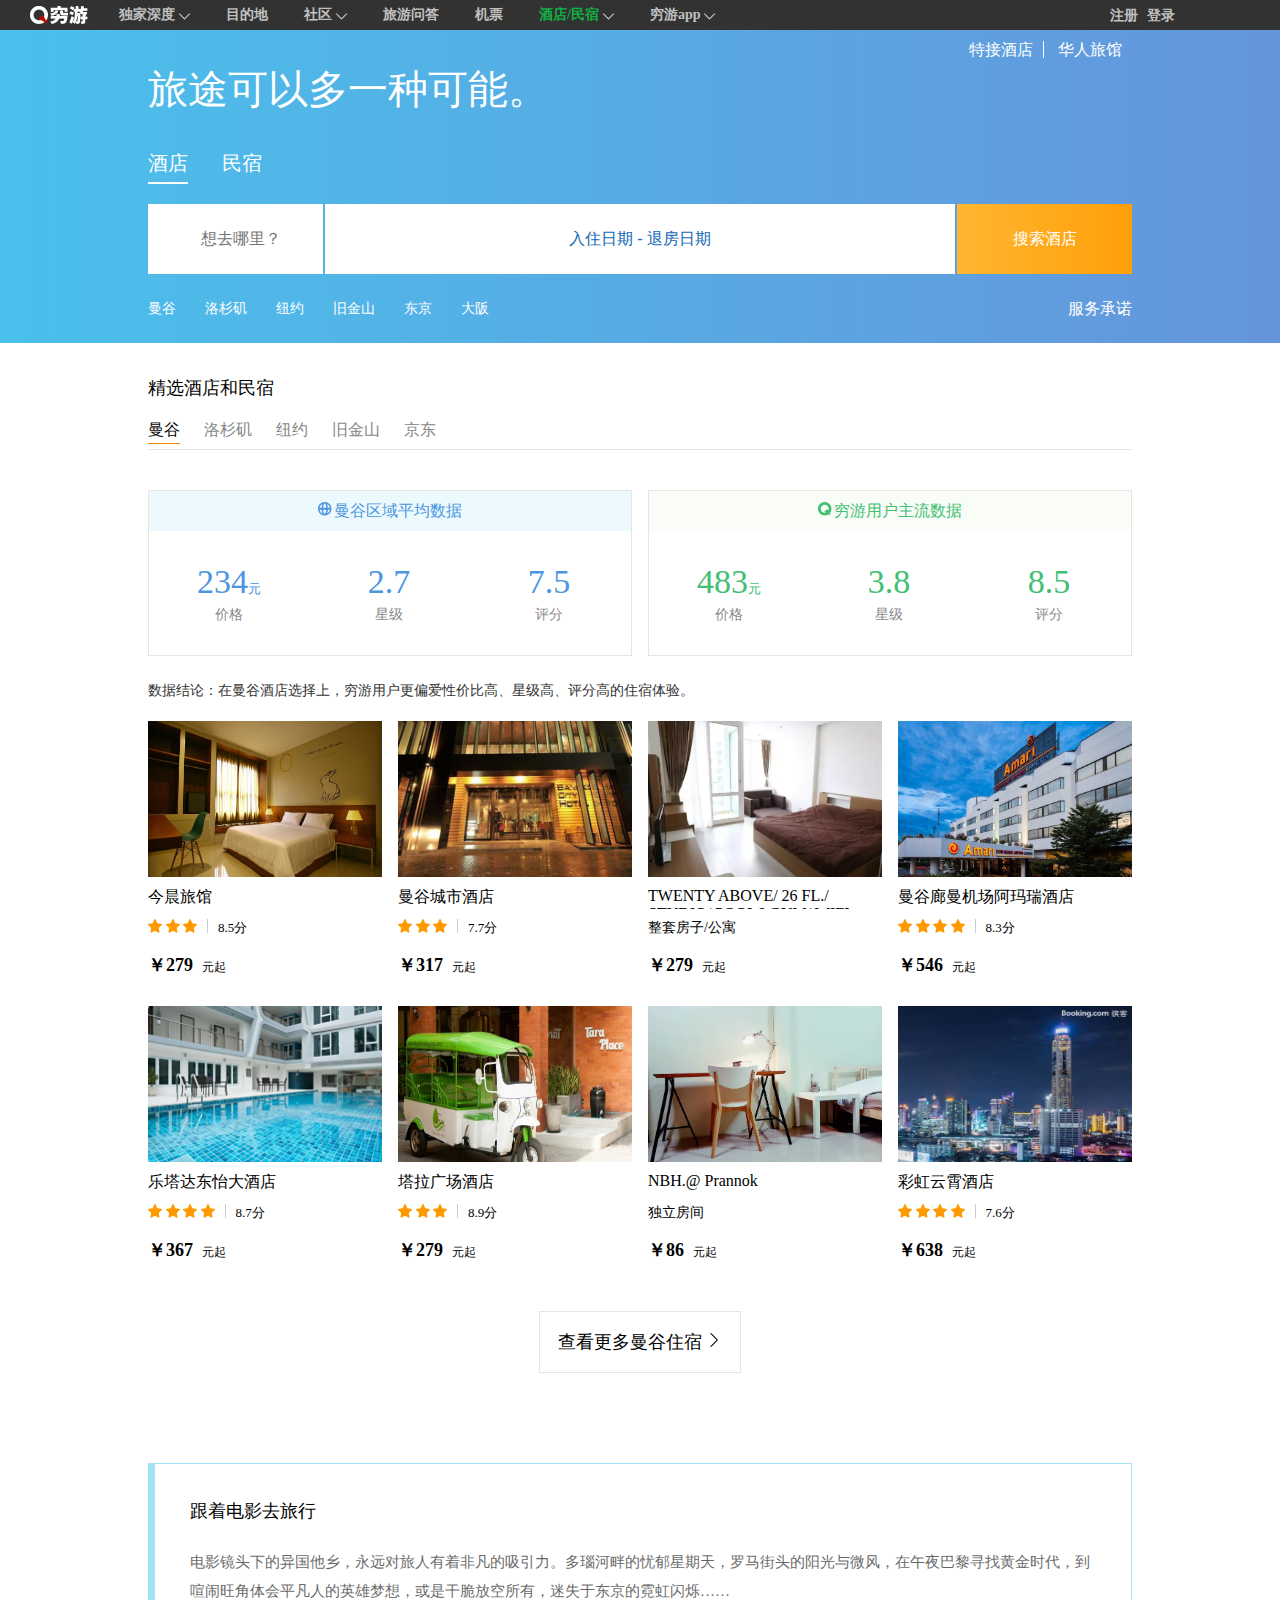
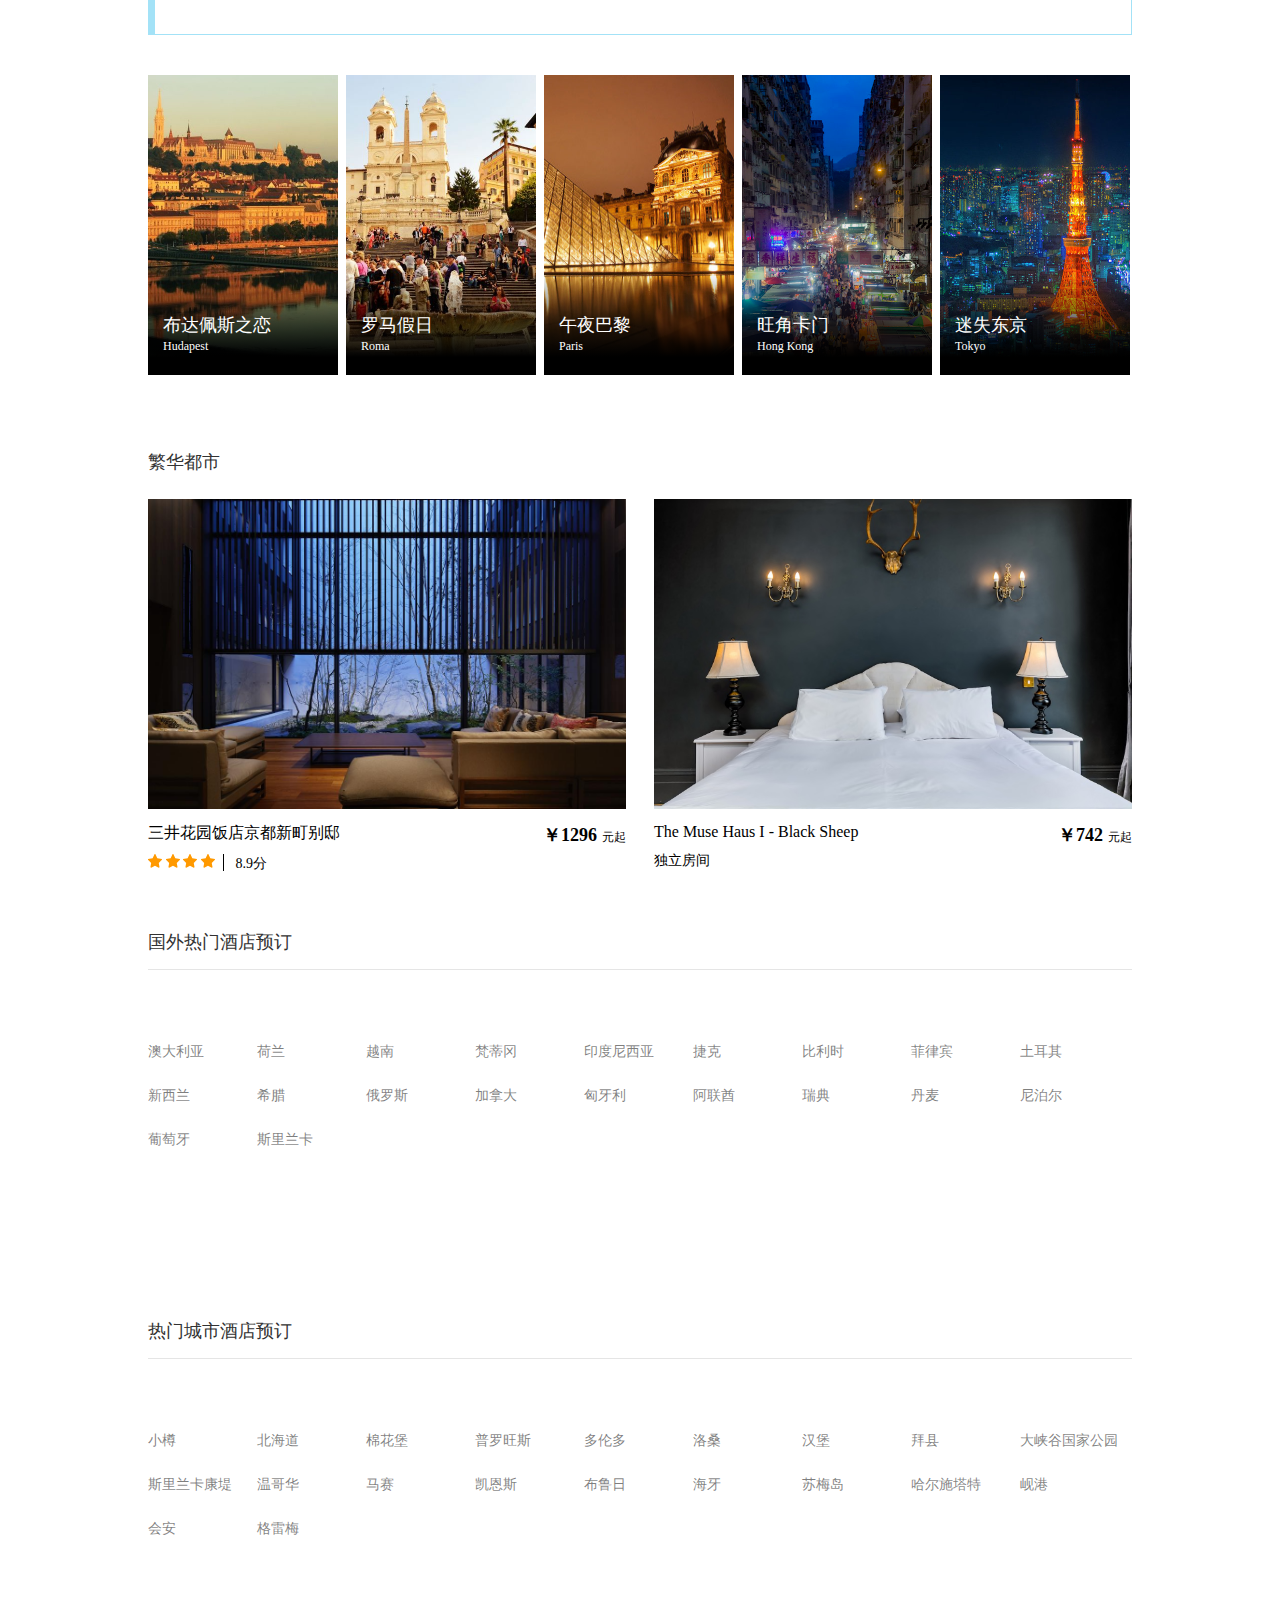
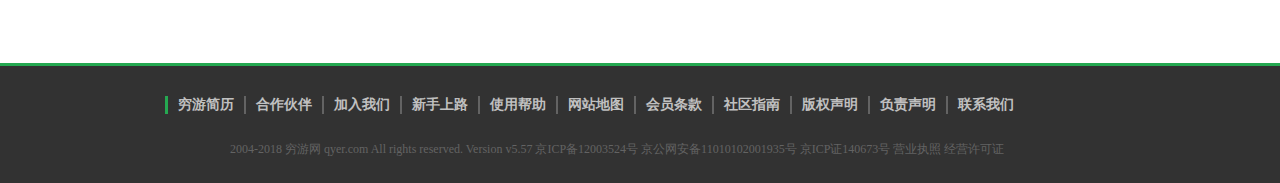
<file: hotel.html>
<!DOCTYPE html>
<html>
<head>
	<meta charset="utf-8">
	<meta http-equiv="X-UA-Compatible" content="IE=edge">
	<title>酒店/民宿</title>
	<link rel="stylesheet" href="css/hotel.css">
	<link rel="stylesheet" href="css/nav_style.css">
</head>
<body>
	<div class="header">
		<div class="h_left">
			<a href="index.html">
				<img src="images/s_logo.png" alt="">
			</a>
		</div>
		<div class="h_center">
			<ul class="nav">
				<li>
					<a href="depth.html">
						<span>独家深度</span>
						<span class="s_icon">
							<img src="images/s_icon.png" alt="">
						</span>
						
					</a>
					<div class="h_menu">
						<ul>
							<li>特色长线</li>
							<li>独家日游</li>
							<li>Q-Home</li>
						</ul>
					</div>
				</li>
				<li>
					<a href="destination.html">
						<span>目的地</span>
					</a>
				</li>
				<li>
					<a href="community.html">
						<span>社区</span>
						<span class="s_icon">
							<img src="images/s_icon.png" alt="">
						</span>
					</a>
					<div class="h_menu">
						<ul>
							<li>旅行论坛</li>
							<li>JNE旅行生活美</li>
							<li>结伴同行</li>
							<li>负责任的旅行</li>
							<li>特别策划</li>
							<li>灵感短视频</li>
						</ul>
					</div>
				</li>
				<li>
					<a href="questions.html">
						<span>旅游问答</span>
					</a>
				</li>
				<li>
					<a href="air.html">
						<span>机票</span>
					</a>
				</li>
				<li>
					<a href="hotel.html">
						<span>酒店/民宿</span>
						<span class="s_icon">
							<img src="images/s_icon.png" alt="">
						</span>
					</a>
					<div class="h_menu">
						<ul>
							<li>酒店</li>
							<li>爱彼迎</li>
							<li>华人旅馆</li>
						</ul>
					</div>
				</li>
				<li>
					<a href="app.html">
						<span>穷游app</span>
						<span class="s_icon">
							<img src="images/s_icon.png" alt="">
						</span>
					</a>
					<div class="h_menu">
						<ul>
							<li>穷游App</li>
							<li>行程助手App</li>
							<li>穷游锦囊App</li>
						</ul>
					</div>
				</li>
			</ul>
		</div>
		<div class="h_right">
			<a href="register.html" target="_blank">
				<span>注册</span>
			</a>
			<a href="login.html" target="_blank">
				<span>登录</span>
			</a>
		</div>
	</div>











	<div class="search">
		<div class="s_title center">
			<p>旅途可以多一种可能。</p>
			<div class="s_link">
				<span>特接酒店</span>
				<span>华人旅馆</span>
			</div>
		</div>
		<div class="s_search center">
			<span class="current">酒店</span>
			<span>民宿</span>
			<div class="ss_input">
				<input type="text" placeholder="想去哪里？" class="where">
				<div class="data">
					<span>入住日期</span>
					<span>-</span>
					<span>退房日期</span>
				</div>
				<input type="button" value="搜索酒店" class="ss_btn">



				<div class="ss_ipt_choose">
					<p>温馨提示：可以直接输入城市的中文、英文来匹配检索</p>
					<div class="list">
						<span>东南亚</span>
							<ul>
								<li>曼谷</li>
								<li>普吉岛</li>
								<li>清迈</li>
								<li>苏梅岛</li>
								<li>甲米</li>
								<li>长滩岛</li>
								<li>兰卡威</li>
								<li>芽庄</li>
								<li>岘港</li>
								<li>暹粒</li>
								<li>薄荷岛</li>
								<li>沙巴</li>
								<li>吉隆坡</li>
							</ul>
					</div>
					<div class="list">
						<span>日韩</span>
							<ul>
								<li>京都</li>
								<li>大阪</li>
								<li>济州岛</li>
								<li>冲绳</li>
								<li>箱根</li>
								<li>札幌</li>
							</ul>
					</div>
					<div class="list">
						<span>港澳台及其他</span>
							<ul>
								<li>香港</li>
								<li>澳门</li>
								<li>台北</li>
								<li>高雄</li>
								<li>马尔代夫</li>
								<li>科伦坡</li>
								<li>新德里</li>
								<li>加德满洲</li>
							</ul>
					</div>
					<div class="list">
						<span>欧洲</span>
							<ul>
								<li>罗马</li>
								<li>巴黎</li>
								<li>布拉格</li>
								<li>佛罗伦萨</li>
								<li>伦敦</li>
								<li>维也纳</li>
								<li>巴塞罗那</li>
								<li>米兰</li>
								<li>马德里</li>
								<li>威尼斯</li>
								<li>慕尼黑</li>
							</ul>
					</div>
					<div class="list">
						<span>东南亚</span>
							<ul>
								<li>曼谷</li>
								<li>普吉岛</li>
								<li>清迈</li>
								<li>苏梅岛</li>
								<li>甲米</li>
								<li>长滩岛</li>
								<li>兰卡威</li>
								<li>芽庄</li>
							</ul>
					</div>
				</div>


			</div>
			<div class="ss_more">
				<span>曼谷</span>
				<span>洛杉矶</span>
				<span>纽约</span>
				<span>旧金山</span>
				<span>东京</span>
				<span>大阪</span>
				<div class="fuwu">
					<span>服务承诺
						<ul>
							<li><img src="images/hotel_fuwu01.svg" alt=""><p>多数订单可免费取消</p></li>
							<li><img src="images/hotel_fuwu02.svg" alt=""><p>预定无需注册，下单即时确认</p></li>
							<li><img src="images/hotel_fuwu03.svg" alt=""><p>保证无手续费，保证最优惠房价</p></li>
							<li><img src="images/hotel_fuwu01.svg" alt=""><p>24 x 7全天中文客服支持</p></li>
						</ul>
					</span>

				</div>
			</div>
		</div>
	</div>
	<div class="container center">
		<div class="con1">
			<h3>精选酒店和民宿</h3>
			<ul>
				<li class="current">曼谷</li>
				<li>洛杉矶</li>
				<li>纽约</li>
				<li>旧金山</li>
				<li>京东</li>
			</ul>
			<div class="con1_box1" style="display:block">
				<div class="box_info">
					<div class="info_left">
						<p><img src="images/hotel_area.svg" alt="">曼谷区域平均数据</p>
						<ul>
							<li>
								<span>234<em>元</em></span>
								<span>价格</span>
							</li>
							<li>
								<span>2.7</span>
								<span>星级</span>
							</li>
							<li>
								<span>7.5</span>
								<span>评分</span>
							</li>
						</ul>
					</div>
					<div class="info_right">
						<p><img src="images/hotel_qyer.svg" alt="">穷游用户主流数据</p>
						<ul>
							<li>
								<span>483<em>元</em></span>
								<span>价格</span>
							</li>
							<li>
								<span>3.8</span>
								<span>星级</span>
							</li>
							<li>
								<span>8.5</span>
								<span>评分</span>
							</li>
						</ul>
					</div>
					<p style="clear:both">数据结论：在曼谷酒店选择上，穷游用户更偏爱性价比高、星级高、评分高的住宿体验。</p>
				</div>
				<div class="con_hotel_card">
					<ul class="card_ul">
						<li class="card_li">
							<div class="card_img">
								<div class="card_current blue">
									<i class="card_overlay"></i>
									<span>立即查看</span>
									<img src="images/hotel_icon_booking.png" alt="">
								</div>
								<img alt="" src="images/hotel_con01.jpg">
							</div>
							<div class="card_title">今晨旅馆</div>
							<div class="card_evaluate">
								<span class="card_span">
									<img alt="" src="images/star.svg">
									<img alt="" src="images/star.svg">
									<img alt="" src="images/star.svg">
								</span>
								<span>8.5分</span>
							</div>
							<div class="card_price">
								<span>￥279</span>
								<span>元起</span>
							</div>
						</li>

						<li class="card_li">
							<div class="card_img">
								<div class="card_current blue">
									<i class="card_overlay"></i>
									<span>立即查看</span>
									<img src="images/hotel_icon_booking.png" alt="">
								</div>
								<img alt="" src="images/hotel_con02.jpg">
							</div>
							<div class="card_title">曼谷城市酒店</div>
							<div class="card_evaluate">
								<span class="card_span">
									<img alt="" src="images/star.svg">
									<img alt="" src="images/star.svg">
									<img alt="" src="images/star.svg">
								</span>
								<span>7.7分</span>
							</div>
							<div class="card_price">
								<span>￥317</span>
								<span>元起</span>
							</div>
						</li>

						<li class="card_li">
							<div class="card_img">
								<div class="card_current pink">
									<i class="card_overlay"></i>
									<img src="images/hotel_icon_airbnb.png" alt="">
									<span>立即查看</span>
								</div>
								<img alt="" src="images/hotel_con03.jpg">
							</div>
							<div class="card_title">TWENTY ABOVE/ 26 FL./ STUDIO/ POOL&GYM/ WIFI</div>
							<div class="card_evaluate">
								<span>整套房子/公寓</span>
							</div>
							<div class="card_price">
								<span>￥279</span>
								<span>元起</span>
							</div>
						</li>

						<li class="card_li">
							<div class="card_img">
								<div class="card_current blue">
									<i class="card_overlay"></i>
									<span>立即查看</span>
									<img src="images/hotel_icon_booking.png" alt="">
								</div>
								<img alt="" src="images/hotel_con04.jpg">
							</div>
							<div class="card_title">曼谷廊曼机场阿玛瑞酒店</div>
							<div class="card_evaluate">
								<span class="card_span">
									<img alt="" src="images/star.svg">
									<img alt="" src="images/star.svg">
									<img alt="" src="images/star.svg">
									<img alt="" src="images/star.svg">
								</span>
								<span>8.3分</span>
							</div>
							<div class="card_price">
								<span>￥546</span>
								<span>元起</span>
							</div>
						</li>

						<li class="card_li">
							<div class="card_img">
								<div class="card_current blue">
									<i class="card_overlay"></i>
									<span>立即查看</span>
									<img src="images/hotel_icon_booking.png" alt="">
								</div>
								<img alt="" src="images/hotel_con05.jpg">
							</div>
							<div class="card_title">乐塔达东怡大酒店</div>
							<div class="card_evaluate">
								<span class="card_span">
									<img alt="" src="images/star.svg">
									<img alt="" src="images/star.svg">
									<img alt="" src="images/star.svg">
									<img alt="" src="images/star.svg">
								</span>
								<span>8.7分</span>
							</div>
							<div class="card_price">
								<span>￥367</span>
								<span>元起</span>
							</div>
						</li>

						<li class="card_li">
							<div class="card_img">
								<div class="card_current blue">
									<i class="card_overlay"></i>
									<span>立即查看</span>
									<img src="images/hotel_icon_booking.png" alt="">
								</div>
								<img alt="" src="images/hotel_con06.jpg">
							</div>
							<div class="card_title">塔拉广场酒店</div>
							<div class="card_evaluate">
								<span class="card_span">
									<img alt="" src="images/star.svg">
									<img alt="" src="images/star.svg">
									<img alt="" src="images/star.svg">
								</span>
								<span>8.9分</span>
							</div>
							<div class="card_price">
								<span>￥279</span>
								<span>元起</span>
							</div>
						</li>

						<li class="card_li">
							<div class="card_img">
								<div class="card_current pink">
									<i class="card_overlay"></i>
									<img src="images/hotel_icon_airbnb.png" alt="">
									<span>立即查看</span>
								</div>
								<img alt="" src="images/hotel_con07.jpg">
							</div>
							<div class="card_title">NBH.@ Prannok</div>
							<div class="card_evaluate">
								<span>独立房间</span>
							</div>
							<div class="card_price">
								<span>￥86</span>
								<span>元起</span>
							</div>
						</li>

						<li class="card_li">
							<div class="card_img">
								<div class="card_current blue">
									<i class="card_overlay"></i>
									<span>立即查看</span>
									<img src="images/hotel_icon_booking.png" alt="">
								</div>
								<img alt="" src="images/hotel_con08.jpg">
							</div>
							<div class="card_title">彩虹云霄酒店</div>
							<div class="card_evaluate">
								<span class="card_span">
									<img alt="" src="images/star.svg">
									<img alt="" src="images/star.svg">
									<img alt="" src="images/star.svg">
									<img alt="" src="images/star.svg">
								</span>
								<span>7.6分</span>
							</div>
							<div class="card_price">
								<span>￥638</span>
								<span>元起</span>
							</div>
						</li>
					</ul>
				</div>
				<div class="box_more">
					<span>查看更多曼谷住宿
						<img src="images/hotel_right.png" alt="">
					</span>
				</div>
			</div>
			
			
			<div class="con1_box1">
				<div class="box_info">
					<div class="info_left">
						<p><img src="images/hotel_area.svg" alt="">洛杉矶区域平均数据</p>
						<ul>
							<li>
								<span>1258<em>元</em></span>
								<span>价格</span>
							</li>
							<li>
								<span>3.1</span>
								<span>星级</span>
							</li>
							<li>
								<span>7.7</span>
								<span>评分</span>
							</li>
						</ul>
					</div>
					<div class="info_right">
						<p><img src="images/hotel_qyer.svg" alt="">穷游用户主流数据</p>
						<ul>
							<li>
								<span>1088<em>元</em></span>
								<span>价格</span>
							</li>
							<li>
								<span>3.2</span>
								<span>星级</span>
							</li>
							<li>
								<span>8.2</span>
								<span>评分</span>
							</li>
						</ul>
					</div>
					<p style="clear:both">数据结论：在洛杉矶酒店选择上，穷游用户更偏爱性价比高、星级高、评分高的住宿体验。</p>
				</div>
				<div class="con_hotel_card">
					<ul class="card_ul">
						<li class="card_li">
							<div class="card_img">
								<div class="card_current blue">
									<i class="card_overlay"></i>
									<span>立即查看</span>
									<img src="images/hotel_icon_booking.png" alt="">
								</div>
								<img alt="" src="images/hotel_con1_01.jpg">
							</div>
							<div class="card_title">今晨旅馆</div>
							<div class="card_evaluate">
								<span class="card_span">
									<img alt="" src="images/star.svg">
									<img alt="" src="images/star.svg">
									<img alt="" src="images/star.svg">
								</span>
								<span>8.5分</span>
							</div>
							<div class="card_price">
								<span>￥279</span>
								<span>元起</span>
							</div>
						</li>

						<li class="card_li">
							<div class="card_img">
								<div class="card_current blue">
									<i class="card_overlay"></i>
									<span>立即查看</span>
									<img src="images/hotel_icon_booking.png" alt="">
								</div>
								<img alt="" src="images/hotel_con1_02.jpg">
							</div>
							<div class="card_title">曼谷城市酒店</div>
							<div class="card_evaluate">
								<span class="card_span">
									<img alt="" src="images/star.svg">
									<img alt="" src="images/star.svg">
									<img alt="" src="images/star.svg">
								</span>
								<span>7.7分</span>
							</div>
							<div class="card_price">
								<span>￥317</span>
								<span>元起</span>
							</div>
						</li>

						<li class="card_li">
							<div class="card_img">
								<div class="card_current pink">
									<i class="card_overlay"></i>
									<img src="images/hotel_icon_airbnb.png" alt="">
									<span>立即查看</span>
								</div>
								<img alt="" src="images/hotel_con1_03.jpg">
							</div>
							<div class="card_title">TWENTY ABOVE/ 26 FL./ STUDIO/ POOL&GYM/ WIFI</div>
							<div class="card_evaluate">
								<span>整套房子/公寓</span>
							</div>
							<div class="card_price">
								<span>￥279</span>
								<span>元起</span>
							</div>
						</li>

						<li class="card_li">
							<div class="card_img">
								<div class="card_current blue">
									<i class="card_overlay"></i>
									<span>立即查看</span>
									<img src="images/hotel_icon_booking.png" alt="">
								</div>
								<img alt="" src="images/hotel_con1_04.jpg">
							</div>
							<div class="card_title">曼谷廊曼机场阿玛瑞酒店</div>
							<div class="card_evaluate">
								<span class="card_span">
									<img alt="" src="images/star.svg">
									<img alt="" src="images/star.svg">
									<img alt="" src="images/star.svg">
									<img alt="" src="images/star.svg">
								</span>
								<span>8.3分</span>
							</div>
							<div class="card_price">
								<span>￥546</span>
								<span>元起</span>
							</div>
						</li>

						<li class="card_li">
							<div class="card_img">
								<div class="card_current blue">
									<i class="card_overlay"></i>
									<span>立即查看</span>
									<img src="images/hotel_icon_booking.png" alt="">
								</div>
								<img alt="" src="images/hotel_con1_05.jpg">
							</div>
							<div class="card_title">乐塔达东怡大酒店</div>
							<div class="card_evaluate">
								<span class="card_span">
									<img alt="" src="images/star.svg">
									<img alt="" src="images/star.svg">
									<img alt="" src="images/star.svg">
									<img alt="" src="images/star.svg">
								</span>
								<span>8.7分</span>
							</div>
							<div class="card_price">
								<span>￥367</span>
								<span>元起</span>
							</div>
						</li>

						<li class="card_li">
							<div class="card_img">
								<div class="card_current blue">
									<i class="card_overlay"></i>
									<span>立即查看</span>
									<img src="images/hotel_icon_booking.png" alt="">
								</div>
								<img alt="" src="images/hotel_con1_06.jpg">
							</div>
							<div class="card_title">塔拉广场酒店</div>
							<div class="card_evaluate">
								<span class="card_span">
									<img alt="" src="images/star.svg">
									<img alt="" src="images/star.svg">
									<img alt="" src="images/star.svg">
								</span>
								<span>8.9分</span>
							</div>
							<div class="card_price">
								<span>￥279</span>
								<span>元起</span>
							</div>
						</li>

						<li class="card_li">
							<div class="card_img">
								<div class="card_current pink">
									<i class="card_overlay"></i>
									<img src="images/hotel_icon_airbnb.png" alt="">
									<span>立即查看</span>
								</div>
								<img alt="" src="images/hotel_con1_07.jpg">
							</div>
							<div class="card_title">NBH.@ Prannok</div>
							<div class="card_evaluate">
								<span>独立房间</span>
							</div>
							<div class="card_price">
								<span>￥86</span>
								<span>元起</span>
							</div>
						</li>

						<li class="card_li">
							<div class="card_img">
								<div class="card_current blue">
									<i class="card_overlay"></i>
									<span>立即查看</span>
									<img src="images/hotel_icon_booking.png" alt="">
								</div>
								<img alt="" src="images/hotel_con1_08.jpg">
							</div>
							<div class="card_title">彩虹云霄酒店</div>
							<div class="card_evaluate">
								<span class="card_span">
									<img alt="" src="images/star.svg">
									<img alt="" src="images/star.svg">
									<img alt="" src="images/star.svg">
									<img alt="" src="images/star.svg">
								</span>
								<span>7.6分</span>
							</div>
							<div class="card_price">
								<span>￥638</span>
								<span>元起</span>
							</div>
						</li>
					</ul>
				</div>
				<div class="box_more">
					<span>查看更多洛杉矶住宿
						<img src="images/hotel_right.png" alt="">
					</span>
				</div>
			</div>

			

			<div class="con1_box1">
				<div class="box_info">
					<div class="info_left">
						<p><img src="images/hotel_area.svg" alt="">纽约区域平均数据</p>
						<ul>
							<li>
								<span>1258<em>元</em></span>
								<span>价格</span>
							</li>
							<li>
								<span>3.1</span>
								<span>星级</span>
							</li>
							<li>
								<span>7.7</span>
								<span>评分</span>
							</li>
						</ul>
					</div>
					<div class="info_right">
						<p><img src="images/hotel_qyer.svg" alt="">穷游用户主流数据</p>
						<ul>
							<li>
								<span>1088<em>元</em></span>
								<span>价格</span>
							</li>
							<li>
								<span>3.2</span>
								<span>星级</span>
							</li>
							<li>
								<span>8.2</span>
								<span>评分</span>
							</li>
						</ul>
					</div>
					<p style="clear:both">数据结论：在纽约酒店选择上，穷游用户更偏爱性价比高、星级高、评分高的住宿体验。</p>
				</div>
				<div class="con_hotel_card">
					<ul class="card_ul">
						<li class="card_li">
							<div class="card_img">
								<div class="card_current blue">
									<i class="card_overlay"></i>
									<span>立即查看</span>
									<img src="images/hotel_icon_booking.png" alt="">
								</div>
								<img alt="" src="images/hotel_con1_01.jpg">
							</div>
							<div class="card_title">今晨旅馆</div>
							<div class="card_evaluate">
								<span class="card_span">
									<img alt="" src="images/star.svg">
									<img alt="" src="images/star.svg">
									<img alt="" src="images/star.svg">
								</span>
								<span>8.5分</span>
							</div>
							<div class="card_price">
								<span>￥279</span>
								<span>元起</span>
							</div>
						</li>

						<li class="card_li">
							<div class="card_img">
								<div class="card_current blue">
									<i class="card_overlay"></i>
									<span>立即查看</span>
									<img src="images/hotel_icon_booking.png" alt="">
								</div>
								<img alt="" src="images/hotel_con1_02.jpg">
							</div>
							<div class="card_title">曼谷城市酒店</div>
							<div class="card_evaluate">
								<span class="card_span">
									<img alt="" src="images/star.svg">
									<img alt="" src="images/star.svg">
									<img alt="" src="images/star.svg">
								</span>
								<span>7.7分</span>
							</div>
							<div class="card_price">
								<span>￥317</span>
								<span>元起</span>
							</div>
						</li>

						<li class="card_li">
							<div class="card_img">
								<div class="card_current pink">
									<i class="card_overlay"></i>
									<img src="images/hotel_icon_airbnb.png" alt="">
									<span>立即查看</span>
								</div>
								<img alt="" src="images/hotel_con1_03.jpg">
							</div>
							<div class="card_title">TWENTY ABOVE/ 26 FL./ STUDIO/ POOL&GYM/ WIFI</div>
							<div class="card_evaluate">
								<span>整套房子/公寓</span>
							</div>
							<div class="card_price">
								<span>￥279</span>
								<span>元起</span>
							</div>
						</li>

						<li class="card_li">
							<div class="card_img">
								<div class="card_current blue">
									<i class="card_overlay"></i>
									<span>立即查看</span>
									<img src="images/hotel_icon_booking.png" alt="">
								</div>
								<img alt="" src="images/hotel_con1_04.jpg">
							</div>
							<div class="card_title">曼谷廊曼机场阿玛瑞酒店</div>
							<div class="card_evaluate">
								<span class="card_span">
									<img alt="" src="images/star.svg">
									<img alt="" src="images/star.svg">
									<img alt="" src="images/star.svg">
									<img alt="" src="images/star.svg">
								</span>
								<span>8.3分</span>
							</div>
							<div class="card_price">
								<span>￥546</span>
								<span>元起</span>
							</div>
						</li>

						<li class="card_li">
							<div class="card_img">
								<div class="card_current blue">
									<i class="card_overlay"></i>
									<span>立即查看</span>
									<img src="images/hotel_icon_booking.png" alt="">
								</div>
								<img alt="" src="images/hotel_con1_05.jpg">
							</div>
							<div class="card_title">乐塔达东怡大酒店</div>
							<div class="card_evaluate">
								<span class="card_span">
									<img alt="" src="images/star.svg">
									<img alt="" src="images/star.svg">
									<img alt="" src="images/star.svg">
									<img alt="" src="images/star.svg">
								</span>
								<span>8.7分</span>
							</div>
							<div class="card_price">
								<span>￥367</span>
								<span>元起</span>
							</div>
						</li>

						<li class="card_li">
							<div class="card_img">
								<div class="card_current blue">
									<i class="card_overlay"></i>
									<span>立即查看</span>
									<img src="images/hotel_icon_booking.png" alt="">
								</div>
								<img alt="" src="images/hotel_con1_06.jpg">
							</div>
							<div class="card_title">塔拉广场酒店</div>
							<div class="card_evaluate">
								<span class="card_span">
									<img alt="" src="images/star.svg">
									<img alt="" src="images/star.svg">
									<img alt="" src="images/star.svg">
								</span>
								<span>8.9分</span>
							</div>
							<div class="card_price">
								<span>￥279</span>
								<span>元起</span>
							</div>
						</li>

						<li class="card_li">
							<div class="card_img">
								<div class="card_current pink">
									<i class="card_overlay"></i>
									<img src="images/hotel_icon_airbnb.png" alt="">
									<span>立即查看</span>
								</div>
								<img alt="" src="images/hotel_con1_07.jpg">
							</div>
							<div class="card_title">NBH.@ Prannok</div>
							<div class="card_evaluate">
								<span>独立房间</span>
							</div>
							<div class="card_price">
								<span>￥86</span>
								<span>元起</span>
							</div>
						</li>

						<li class="card_li">
							<div class="card_img">
								<div class="card_current blue">
									<i class="card_overlay"></i>
									<span>立即查看</span>
									<img src="images/hotel_icon_booking.png" alt="">
								</div>
								<img alt="" src="images/hotel_con1_08.jpg">
							</div>
							<div class="card_title">彩虹云霄酒店</div>
							<div class="card_evaluate">
								<span class="card_span">
									<img alt="" src="images/star.svg">
									<img alt="" src="images/star.svg">
									<img alt="" src="images/star.svg">
									<img alt="" src="images/star.svg">
								</span>
								<span>7.6分</span>
							</div>
							<div class="card_price">
								<span>￥638</span>
								<span>元起</span>
							</div>
						</li>
					</ul>
				</div>
				<div class="box_more">
					<span>查看更多纽约住宿
						<img src="images/hotel_right.png" alt="">
					</span>
				</div>
			</div>



			<div class="con1_box1">
				<div class="box_info">
					<div class="info_left">
						<p><img src="images/hotel_area.svg" alt="">旧金山区域平均数据</p>
						<ul>
							<li>
								<span>1258<em>元</em></span>
								<span>价格</span>
							</li>
							<li>
								<span>3.1</span>
								<span>星级</span>
							</li>
							<li>
								<span>7.7</span>
								<span>评分</span>
							</li>
						</ul>
					</div>
					<div class="info_right">
						<p><img src="images/hotel_qyer.svg" alt="">穷游用户主流数据</p>
						<ul>
							<li>
								<span>1088<em>元</em></span>
								<span>价格</span>
							</li>
							<li>
								<span>3.2</span>
								<span>星级</span>
							</li>
							<li>
								<span>8.2</span>
								<span>评分</span>
							</li>
						</ul>
					</div>
					<p style="clear:both">数据结论：在旧金山酒店选择上，穷游用户更偏爱性价比高、星级高、评分高的住宿体验。</p>
				</div>
				<div class="con_hotel_card">
					<ul class="card_ul">
						<li class="card_li">
							<div class="card_img">
								<div class="card_current blue">
									<i class="card_overlay"></i>
									<span>立即查看</span>
									<img src="images/hotel_icon_booking.png" alt="">
								</div>
								<img alt="" src="images/hotel_con1_01.jpg">
							</div>
							<div class="card_title">今晨旅馆</div>
							<div class="card_evaluate">
								<span class="card_span">
									<img alt="" src="images/star.svg">
									<img alt="" src="images/star.svg">
									<img alt="" src="images/star.svg">
								</span>
								<span>8.5分</span>
							</div>
							<div class="card_price">
								<span>￥279</span>
								<span>元起</span>
							</div>
						</li>

						<li class="card_li">
							<div class="card_img">
								<div class="card_current blue">
									<i class="card_overlay"></i>
									<span>立即查看</span>
									<img src="images/hotel_icon_booking.png" alt="">
								</div>
								<img alt="" src="images/hotel_con1_02.jpg">
							</div>
							<div class="card_title">曼谷城市酒店</div>
							<div class="card_evaluate">
								<span class="card_span">
									<img alt="" src="images/star.svg">
									<img alt="" src="images/star.svg">
									<img alt="" src="images/star.svg">
								</span>
								<span>7.7分</span>
							</div>
							<div class="card_price">
								<span>￥317</span>
								<span>元起</span>
							</div>
						</li>

						<li class="card_li">
							<div class="card_img">
								<div class="card_current pink">
									<i class="card_overlay"></i>
									<img src="images/hotel_icon_airbnb.png" alt="">
									<span>立即查看</span>
								</div>
								<img alt="" src="images/hotel_con1_03.jpg">
							</div>
							<div class="card_title">TWENTY ABOVE/ 26 FL./ STUDIO/ POOL&GYM/ WIFI</div>
							<div class="card_evaluate">
								<span>整套房子/公寓</span>
							</div>
							<div class="card_price">
								<span>￥279</span>
								<span>元起</span>
							</div>
						</li>

						<li class="card_li">
							<div class="card_img">
								<div class="card_current blue">
									<i class="card_overlay"></i>
									<span>立即查看</span>
									<img src="images/hotel_icon_booking.png" alt="">
								</div>
								<img alt="" src="images/hotel_con1_04.jpg">
							</div>
							<div class="card_title">曼谷廊曼机场阿玛瑞酒店</div>
							<div class="card_evaluate">
								<span class="card_span">
									<img alt="" src="images/star.svg">
									<img alt="" src="images/star.svg">
									<img alt="" src="images/star.svg">
									<img alt="" src="images/star.svg">
								</span>
								<span>8.3分</span>
							</div>
							<div class="card_price">
								<span>￥546</span>
								<span>元起</span>
							</div>
						</li>

						<li class="card_li">
							<div class="card_img">
								<div class="card_current blue">
									<i class="card_overlay"></i>
									<span>立即查看</span>
									<img src="images/hotel_icon_booking.png" alt="">
								</div>
								<img alt="" src="images/hotel_con1_05.jpg">
							</div>
							<div class="card_title">乐塔达东怡大酒店</div>
							<div class="card_evaluate">
								<span class="card_span">
									<img alt="" src="images/star.svg">
									<img alt="" src="images/star.svg">
									<img alt="" src="images/star.svg">
									<img alt="" src="images/star.svg">
								</span>
								<span>8.7分</span>
							</div>
							<div class="card_price">
								<span>￥367</span>
								<span>元起</span>
							</div>
						</li>

						<li class="card_li">
							<div class="card_img">
								<div class="card_current blue">
									<i class="card_overlay"></i>
									<span>立即查看</span>
									<img src="images/hotel_icon_booking.png" alt="">
								</div>
								<img alt="" src="images/hotel_con1_06.jpg">
							</div>
							<div class="card_title">塔拉广场酒店</div>
							<div class="card_evaluate">
								<span class="card_span">
									<img alt="" src="images/star.svg">
									<img alt="" src="images/star.svg">
									<img alt="" src="images/star.svg">
								</span>
								<span>8.9分</span>
							</div>
							<div class="card_price">
								<span>￥279</span>
								<span>元起</span>
							</div>
						</li>

						<li class="card_li">
							<div class="card_img">
								<div class="card_current pink">
									<i class="card_overlay"></i>
									<img src="images/hotel_icon_airbnb.png" alt="">
									<span>立即查看</span>
								</div>
								<img alt="" src="images/hotel_con1_07.jpg">
							</div>
							<div class="card_title">NBH.@ Prannok</div>
							<div class="card_evaluate">
								<span>独立房间</span>
							</div>
							<div class="card_price">
								<span>￥86</span>
								<span>元起</span>
							</div>
						</li>

						<li class="card_li">
							<div class="card_img">
								<div class="card_current blue">
									<i class="card_overlay"></i>
									<span>立即查看</span>
									<img src="images/hotel_icon_booking.png" alt="">
								</div>
								<img alt="" src="images/hotel_con1_08.jpg">
							</div>
							<div class="card_title">彩虹云霄酒店</div>
							<div class="card_evaluate">
								<span class="card_span">
									<img alt="" src="images/star.svg">
									<img alt="" src="images/star.svg">
									<img alt="" src="images/star.svg">
									<img alt="" src="images/star.svg">
								</span>
								<span>7.6分</span>
							</div>
							<div class="card_price">
								<span>￥638</span>
								<span>元起</span>
							</div>
						</li>
					</ul>
				</div>
				<div class="box_more">
					<span>查看更多旧金山住宿
						<img src="images/hotel_right.png" alt="">
					</span>
				</div>
			</div>


			<div class="con1_box1">
				<div class="box_info">
					<div class="info_left">
						<p><img src="images/hotel_area.svg" alt="">京东区域平均数据</p>
						<ul>
							<li>
								<span>1258<em>元</em></span>
								<span>价格</span>
							</li>
							<li>
								<span>3.1</span>
								<span>星级</span>
							</li>
							<li>
								<span>7.7</span>
								<span>评分</span>
							</li>
						</ul>
					</div>
					<div class="info_right">
						<p><img src="images/hotel_qyer.svg" alt="">穷游用户主流数据</p>
						<ul>
							<li>
								<span>1088<em>元</em></span>
								<span>价格</span>
							</li>
							<li>
								<span>3.2</span>
								<span>星级</span>
							</li>
							<li>
								<span>8.2</span>
								<span>评分</span>
							</li>
						</ul>
					</div>
					<p style="clear:both">数据结论：在京东酒店选择上，穷游用户更偏爱性价比高、星级高、评分高的住宿体验。</p>
				</div>
				<div class="con_hotel_card">
					<ul class="card_ul">
						<li class="card_li">
							<div class="card_img">
								<div class="card_current blue">
									<i class="card_overlay"></i>
									<span>立即查看</span>
									<img src="images/hotel_icon_booking.png" alt="">
								</div>
								<img alt="" src="images/hotel_con1_01.jpg">
							</div>
							<div class="card_title">今晨旅馆</div>
							<div class="card_evaluate">
								<span class="card_span">
									<img alt="" src="images/star.svg">
									<img alt="" src="images/star.svg">
									<img alt="" src="images/star.svg">
								</span>
								<span>8.5分</span>
							</div>
							<div class="card_price">
								<span>￥279</span>
								<span>元起</span>
							</div>
						</li>

						<li class="card_li">
							<div class="card_img">
								<div class="card_current blue">
									<i class="card_overlay"></i>
									<span>立即查看</span>
									<img src="images/hotel_icon_booking.png" alt="">
								</div>
								<img alt="" src="images/hotel_con1_02.jpg">
							</div>
							<div class="card_title">曼谷城市酒店</div>
							<div class="card_evaluate">
								<span class="card_span">
									<img alt="" src="images/star.svg">
									<img alt="" src="images/star.svg">
									<img alt="" src="images/star.svg">
								</span>
								<span>7.7分</span>
							</div>
							<div class="card_price">
								<span>￥317</span>
								<span>元起</span>
							</div>
						</li>

						<li class="card_li">
							<div class="card_img">
								<div class="card_current pink">
									<i class="card_overlay"></i>
									<img src="images/hotel_icon_airbnb.png" alt="">
									<span>立即查看</span>
								</div>
								<img alt="" src="images/hotel_con1_03.jpg">
							</div>
							<div class="card_title">TWENTY ABOVE/ 26 FL./ STUDIO/ POOL&GYM/ WIFI</div>
							<div class="card_evaluate">
								<span>整套房子/公寓</span>
							</div>
							<div class="card_price">
								<span>￥279</span>
								<span>元起</span>
							</div>
						</li>

						<li class="card_li">
							<div class="card_img">
								<div class="card_current blue">
									<i class="card_overlay"></i>
									<span>立即查看</span>
									<img src="images/hotel_icon_booking.png" alt="">
								</div>
								<img alt="" src="images/hotel_con1_04.jpg">
							</div>
							<div class="card_title">曼谷廊曼机场阿玛瑞酒店</div>
							<div class="card_evaluate">
								<span class="card_span">
									<img alt="" src="images/star.svg">
									<img alt="" src="images/star.svg">
									<img alt="" src="images/star.svg">
									<img alt="" src="images/star.svg">
								</span>
								<span>8.3分</span>
							</div>
							<div class="card_price">
								<span>￥546</span>
								<span>元起</span>
							</div>
						</li>

						<li class="card_li">
							<div class="card_img">
								<div class="card_current blue">
									<i class="card_overlay"></i>
									<span>立即查看</span>
									<img src="images/hotel_icon_booking.png" alt="">
								</div>
								<img alt="" src="images/hotel_con1_05.jpg">
							</div>
							<div class="card_title">乐塔达东怡大酒店</div>
							<div class="card_evaluate">
								<span class="card_span">
									<img alt="" src="images/star.svg">
									<img alt="" src="images/star.svg">
									<img alt="" src="images/star.svg">
									<img alt="" src="images/star.svg">
								</span>
								<span>8.7分</span>
							</div>
							<div class="card_price">
								<span>￥367</span>
								<span>元起</span>
							</div>
						</li>

						<li class="card_li">
							<div class="card_img">
								<div class="card_current blue">
									<i class="card_overlay"></i>
									<span>立即查看</span>
									<img src="images/hotel_icon_booking.png" alt="">
								</div>
								<img alt="" src="images/hotel_con1_06.jpg">
							</div>
							<div class="card_title">塔拉广场酒店</div>
							<div class="card_evaluate">
								<span class="card_span">
									<img alt="" src="images/star.svg">
									<img alt="" src="images/star.svg">
									<img alt="" src="images/star.svg">
								</span>
								<span>8.9分</span>
							</div>
							<div class="card_price">
								<span>￥279</span>
								<span>元起</span>
							</div>
						</li>

						<li class="card_li">
							<div class="card_img">
								<div class="card_current pink">
									<i class="card_overlay"></i>
									<img src="images/hotel_icon_airbnb.png" alt="">
									<span>立即查看</span>
								</div>
								<img alt="" src="images/hotel_con1_07.jpg">
							</div>
							<div class="card_title">NBH.@ Prannok</div>
							<div class="card_evaluate">
								<span>独立房间</span>
							</div>
							<div class="card_price">
								<span>￥86</span>
								<span>元起</span>
							</div>
						</li>

						<li class="card_li">
							<div class="card_img">
								<div class="card_current blue">
									<i class="card_overlay"></i>
									<span>立即查看</span>
									<img src="images/hotel_icon_booking.png" alt="">
								</div>
								<img alt="" src="images/hotel_con1_08.jpg">
							</div>
							<div class="card_title">彩虹云霄酒店</div>
							<div class="card_evaluate">
								<span class="card_span">
									<img alt="" src="images/star.svg">
									<img alt="" src="images/star.svg">
									<img alt="" src="images/star.svg">
									<img alt="" src="images/star.svg">
								</span>
								<span>7.6分</span>
							</div>
							<div class="card_price">
								<span>￥638</span>
								<span>元起</span>
							</div>
						</li>
					</ul>
				</div>
				<div class="box_more">
					<span>查看更多京东住宿
						<img src="images/hotel_right.png" alt="">
					</span>
				</div>
			</div>
	


		</div>
		<div class="con2">
			<p>跟着电影去旅行</p>
			<div>电影镜头下的异国他乡，永远对旅人有着非凡的吸引力。多瑙河畔的忧郁星期天，罗马街头的阳光与微风，在午夜巴黎寻找黄金时代，到喧闹旺角体会平凡人的英雄梦想，或是干脆放空所有，迷失于东京的霓虹闪烁……</div>
		</div>
		<div class="con3">
			<ul>
				<li>
					<img alt="" src="images/hotel_con3_01.jpg">
					<div>
					<div>
						<span>布达佩斯之恋</span>
						<span>Hudapest</span>
					</div>
					</div>
				</li>
				<li>
					<img alt="" src="images/hotel_con3_02.jpg">
					<div>
					<div>
						<span>罗马假日</span>
						<span>Roma</span>
					</div>
					</div>
				</li>
				<li>
					<img alt="" src="images/hotel_con3_03.jpg">
					<div>
						<div>
							<span>午夜巴黎</span>
							<span>Paris</span>
						</div>
					</div>
				</li>
				<li>
					<img alt="" src="images/hotel_con3_04.jpg">
					<div>
					<div>
						<span>旺角卡门</span>
						<span>Hong Kong</span>
					</div>
					</div>
				</li>
				<li>
					<img alt="" src="images/hotel_con3_05.jpg">
					<div>
					<div>
						<span>迷失东京</span>
						<span>Tokyo</span>
					</div>
					</div>
				</li>
			</ul>
		</div>
		<div class="con4">
			<p>繁华都市</p>
			<div class="con4_left">
				<div class="img">
					<img src="images/hotel_con4_01.jpg" alt="">
					<div class="card_current blue">
						<i class="card_overlay"></i>
						<span>立即查看</span>
						<img src="images/hotel_icon_booking.png" alt="">
					</div>
				</div>
				<div class="info">
					<div class="name">
						<span>三井花园饭店京都新町别邸</span>
						<span><em>￥1296</em>元起</span>
					</div>
					<div class="star">
						<span>
							<img alt="" src="images/star.svg">
							<img alt="" src="images/star.svg">
							<img alt="" src="images/star.svg">
							<img alt="" src="images/star.svg">
						</span>
						<span>8.9分</span>
					</div>
				</div>
			</div>
			<div class="con4_right">
				<div class="img">
					<img src="images/hotel_con4_02.jpg" alt="">
					<div class="card_current pink">
						<i class="card_overlay"></i>
						<img src="images/hotel_icon_airbnb.png" alt="">
						<span>立即查看</span>
					</div>
				</div>
				<div class="info">
					<div class="name">
						<span>The Muse Haus I - Black Sheep</span>
						<span><em>￥742</em>元起</span>
					</div>
					<div class="star">
						<span style="border-right: none;">独立房间</span>
					</div>
				</div>
			</div>
		</div>
		<div class="con5">
			<div class="con5_box1">
				<h3>国外热门酒店预订</h3>
				<ul>
					<li>澳大利亚</li>
					<li>荷兰</li>
					<li>越南</li>
					<li>梵蒂冈</li>
					<li>印度尼西亚</li>
					<li>捷克</li>
					<li>比利时</li>
					<li>菲律宾</li>
					<li>土耳其</li>
					<li>新西兰</li>
					<li>希腊</li>
					<li>俄罗斯</li>
					<li>加拿大</li>
					<li>匈牙利</li>
					<li>阿联酋</li>
					<li>瑞典</li>
					<li>丹麦</li>
					<li>尼泊尔</li>
					<li>葡萄牙</li>
					<li>斯里兰卡</li>               
				</ul>
			</div>

			<div class="con5_box1">
				<h3>热门城市酒店预订</h3>
				<ul>
					<li>小樽</li>
					<li>北海道</li>
					<li>棉花堡</li>
					<li>普罗旺斯</li>
					<li>多伦多</li>
					<li>洛桑</li>
					<li>汉堡</li>
					<li>拜县</li>
					<li>大峡谷国家公园</li>
					<li>斯里兰卡康堤</li>
					<li>温哥华</li>
					<li>马赛</li>
					<li>凯恩斯</li>
					<li>布鲁日</li>
					<li>海牙</li>
					<li>苏梅岛</li>
					<li>哈尔施塔特</li>
					<li>岘港</li>
					<li>会安</li>
					<li>格雷梅</li>             
				</ul>
			</div>
		</div>
	</div>
	

	<div class="footer">
		<ul>
			<li>穷游简历</li>
			<li>合作伙伴</li>
			<li>加入我们</li>
			<li>新手上路</li>
			<li>使用帮助</li>
			<li>网站地图</li>
			<li>会员条款</li>
			<li>社区指南</li>
			<li>版权声明</li>
			<li>负责声明</li>
			<li>联系我们</li>
		</ul>
		<p>2004-2018  穷游网 qyer.com All rights reserved. Version v5.57 京ICP备12003524号 京公网安备11010102001935号 京ICP证140673号 营业执照 经营许可证</p >
	</div>


	<div class="tour_fixed">
		<ul>
			<li>
				<img src="images/fix1.png" alt="">
				<span>返回顶部</span>
			</li>
			<li>
				<img src="images/fix2.png" alt="">
				<span>扫码下载</span>
				<div class="tour_app">
					<p>下载穷游APP</p >
					<img src="images/icon_app.png" alt="">
				</div>
			</li>
			<li>
				<img src="images/fix3.png" alt="">
				<span>意见反馈</span>
			</li>
		</ul>
	</div>



	<script src='js/jquery-2.0.3.min.js'></script>
	<script src='js/hotel.js'></script>
</body>
</html>
</file>
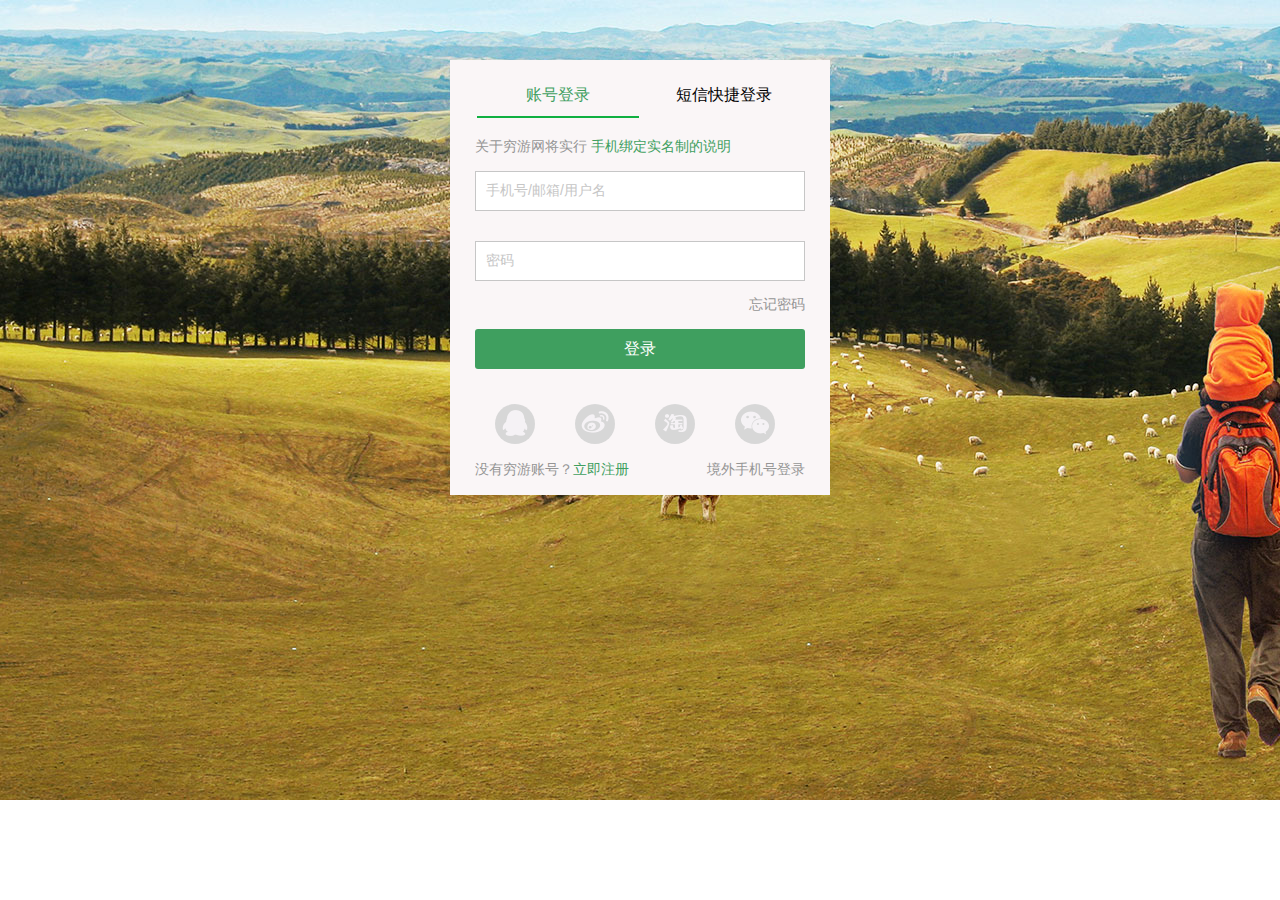
<file: login.html>
<!DOCTYPE html>
<html>
<head>
	<meta charset="utf-8">
	<meta http-equiv="X-UA-Compatible" content="IE=edge">
	<title>登录</title>
	<link rel="stylesheet" href="css/login.css">
</head>
<body>
	<div class="box">
		<div class="loginbox">
			<ul id="nav">
				<li class="change">账号登录</li>
				<li>短信快捷登录</li>
			</ul>
			<ul id="about">
				<li>关于穷游网将实行</li>
				<li>手机绑定实名制的说明</li>
			</ul>
			<div class="change1">
				<input type="text" value="手机号/邮箱/用户名">
				<input type="text" value="密码">
				<span>忘记密码</span>
				<button>登录</button>
				<ul id="way1">
					<li><img src="images/qq.jpg"></li>
					<li><img src="images/微博.jpg" alt=""></li>
					<li><img src="images/淘宝.jpg" alt=""></li>
					<li><img src="images/微信.jpg" alt=""></li>
				</ul>
				<ol>
					<li>没有穷游账号？</li>
					<a href="register.html"><li style='color: #3f9f5f'>立即注册</li></a>
					<li>境外手机号登录</li>
				</ol>
			</div>

			<div class="change2">
				<input type="text" value="86">
				<input type="text" value="手机号">
				<input type="text" value="图片识别码">
				<img src="images/login_look.JPG" alt="" width="124px" height="40px">
				<input type="text" value="输入短信中的验证码">
				<button>发送验证码</button>
				<button>登录</button>
				<ul id="way2">
					<li><img src="images/qq.jpg"></li>
					<li><img src="images/微博.jpg" alt=""></li>
					<li><img src="images/淘宝.jpg" alt=""></li>
					<li><img src="images/微信.jpg" alt=""></li>
				</ul>
				<ol>
					<li>没有穷游账号？</li>
					<a href="register.html"><li style='color: #3f9f5f'>立即注册</li></a>
					<li>境外手机号登录</li>
				</ol>
			</div>
			

		</div>
	</div>

	<script src="js/jquery.min.js"></script>
	<script src="js/login.js"></script>
</body>
</html>
</file>
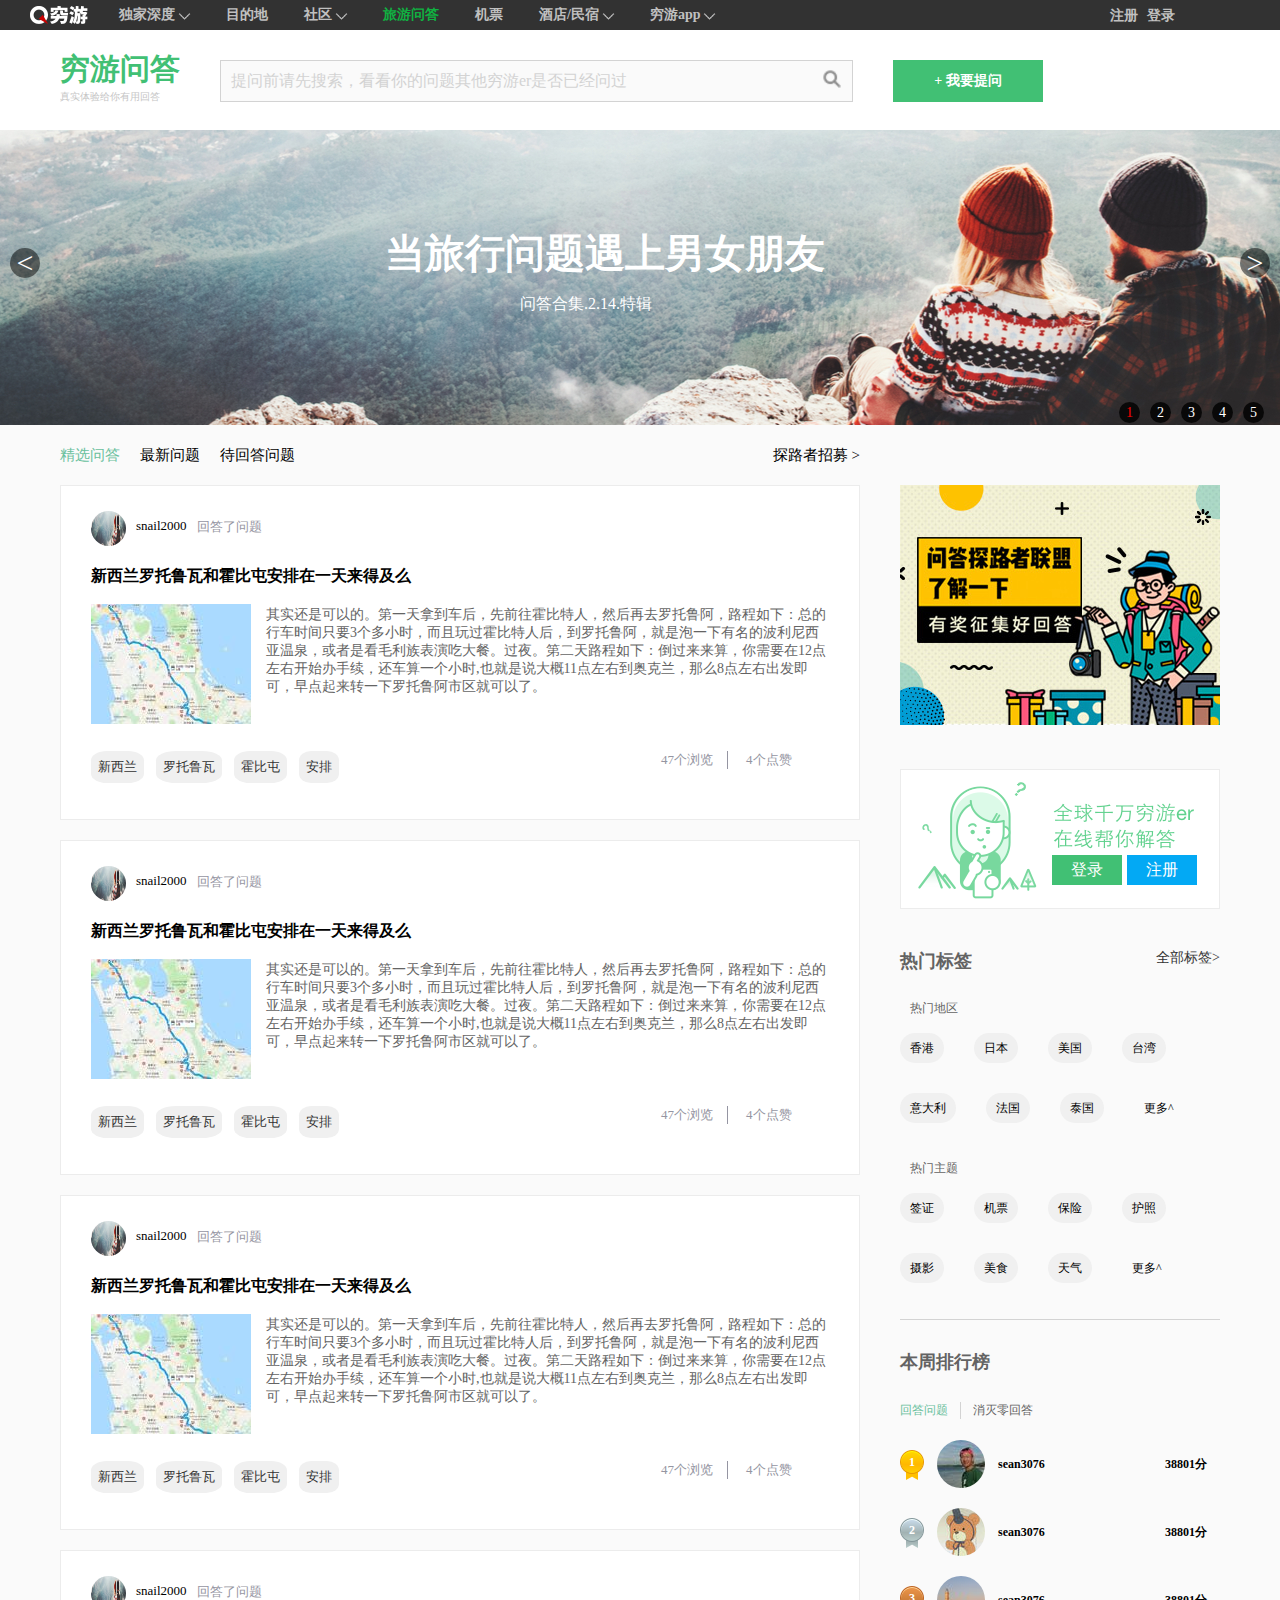
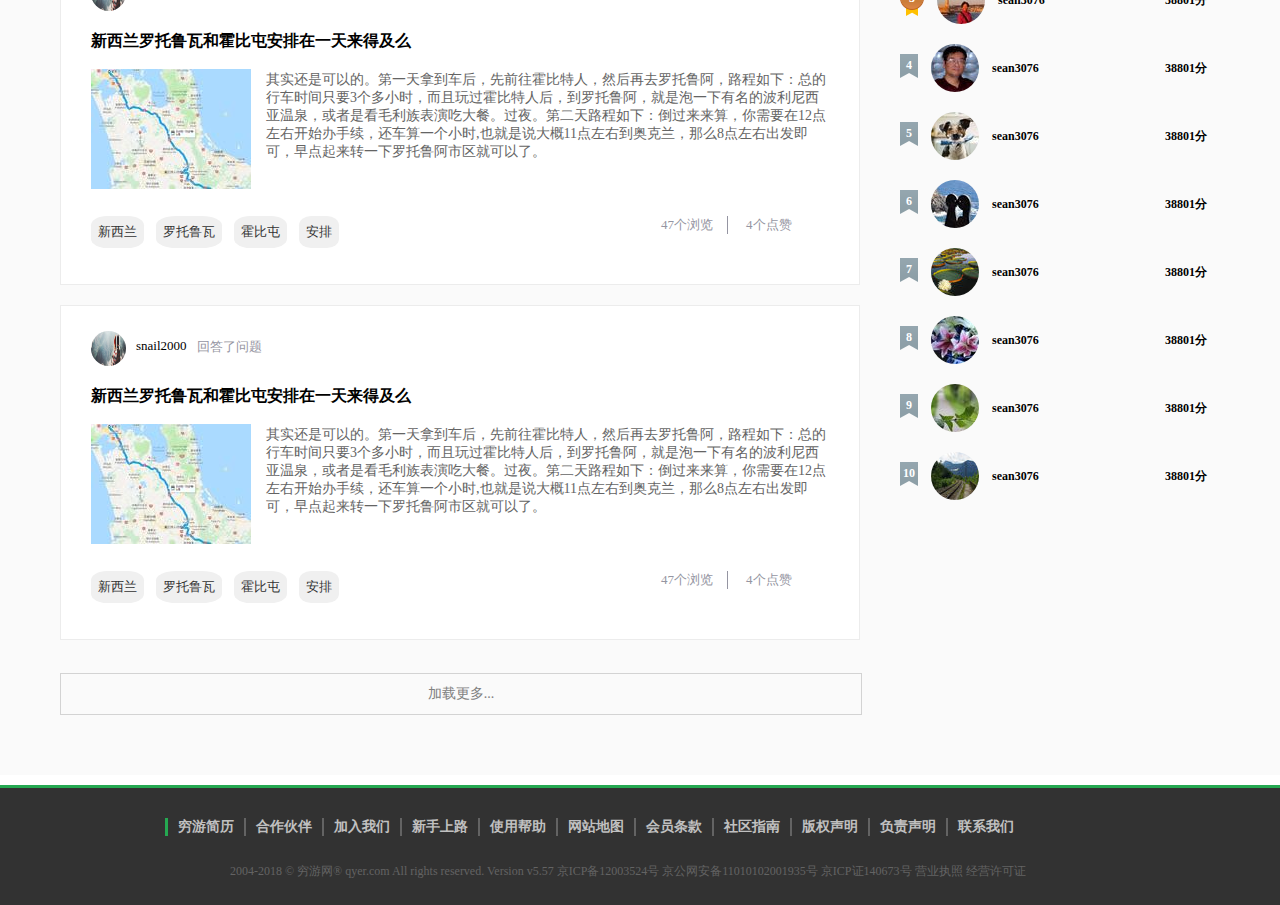
<file: questions.html>
<!DOCTYPE html>
<html>
<head>
	<meta charset="utf-8">
	<meta http-equiv="X-UA-Compatible" content="IE=edge">
	<title>穷游问答</title>
	<link rel="stylesheet" href="css/questions.css">
	<link rel="stylesheet" href="css/nav_style.css">
</head>
<body>

	<div class="tour_fixed">
		<ul>
			<li>
				<img src="images/fix1.png" alt="">
				<span>返回顶部</span>
			</li>
			<li>
				<img src="images/fix2.png" alt="">
				<span>扫码下载</span>
				<div class="tour_app">
					<p>下载穷游APP</p>
					<img src="images/icon_app.png" alt="">
				</div>
			</li>
			<li>
				<img src="images/fix3.png" alt="">
				<span>意见反馈</span>
			</li>
		</ul>
	</div>

	<div class="header">
		<div class="h_left">
			<a href="index.html">
				<img src="images/s_logo.png" alt="">
			</a>
		</div>
		<div class="h_center">
			<ul class="nav">
				<li>
					<a href="depth.html">
						<span>独家深度</span>
						<span class="s_icon">
							<img src="images/s_icon.png" alt="">
						</span>
						
					</a>
					<div class="h_menu">
						<ul>
							<li>特色长线</li>
							<li>独家日游</li>
							<li>Q-Home</li>
						</ul>
					</div>
				</li>
				<li>
					<a href="destination.html">
						<span>目的地</span>
					</a>
				</li>
				<li>
					<a href="community.html">
						<span>社区</span>
						<span class="s_icon">
							<img src="images/s_icon.png" alt="">
						</span>
					</a>
					<div class="h_menu">
						<ul>
							<li>旅行论坛</li>
							<li>JNE旅行生活美</li>
							<li>结伴同行</li>
							<li>负责任的旅行</li>
							<li>特别策划</li>
							<li>灵感短视频</li>
						</ul>
					</div>
				</li>
				<li>
					<a href="questions.html">
						<span>旅游问答</span>
					</a>
				</li>
				<li>
					<a href="air.html">
						<span>机票</span>
					</a>
				</li>
				<li>
					<a href="hotel.html">
						<span>酒店/民宿</span>
						<span class="s_icon">
							<img src="images/s_icon.png" alt="">
						</span>
					</a>
					<div class="h_menu">
						<ul>
							<li>酒店</li>
							<li>爱彼迎</li>
							<li>华人旅馆</li>
						</ul>
					</div>
				</li>
				<li>
					<a href="app.html">
						<span>穷游app</span>
						<span class="s_icon">
							<img src="images/s_icon.png" alt="">
						</span>
					</a>
					<div class="h_menu">
						<ul>
							<li>穷游App</li>
							<li>行程助手App</li>
							<li>穷游锦囊App</li>
						</ul>
					</div>
				</li>
			</ul>
		</div>
		<div class="h_right">
			<a href="register.html" target="_blank">
				<span>注册</span>
			</a>
			<a href="login.html" target="_blank">
				<span>登录</span>
			</a>
		</div>
	</div>

	<div class="questions">
		<div class="q_center">
			<ul>
				<li>穷游问答</li>
				<li>真实体验给你有用回答</li>
			</ul>
			<input type="text" value="提问前请先搜索，看看你的问题其他穷游er是否已经问过">
			<button><img src="images/搜索.png" alt="" width="20px" height="20px"></button>
			<button>+ 我要提问</button>
		</div>
	</div>
		
	<div class="box">
		<span id="left"><</span>
		<span id="right">></span>
		<ul>
			<li style='color:red'>1</li>
			<li>2</li>
			<li>3</li>
			<li>4</li>
			<li>5</li>
		</ul>
		<div class="imgbox">
			<div class="img">			
				<ul>
					<li><img src="images/questions_img1.jpg" alt=""><span>当旅行问题遇上男女朋友</span><span>问答合集.2.14.特辑</span></li>
					<li><img src="images/questions_img2.jpg" alt=""><span>问答热议 | 端午小长假篇</span><span>问答合集</span></li>
					<li><img src="images/questions_img3.jpg" alt=""></li>
					<li><img src="images/questions_img4.jpg" alt=""></li>
					<li><img src="images/questions_img5.jpg" alt=""><span>问答热议 | 春节出游篇</span><span>问答合集</span></li>
					<li><img src="images/questions_img1.jpg" alt=""><span>当旅行问题遇上男女朋友</span><span>问答合集.2.14.特辑</span></li>
				</ul>
				
			</div>
		</div>
	</div>

	<div class="content">
		<div class="c_center">			
			<div class="c_left">
				<div class="c_nav">
					<ul>
						<li>精选问答</li>
						<li>最新问题</li>
						<li>待回答问题</li>
					</ul>
					<ol>
						<li>探路者招募 ></li>
						<li></li>
					</ol>
				</div>
				<div class="contain">
					<ul>
						<li>
							<img src="images/questions_img1.jpg" alt="" width="35px" height="35px">
						</li>
						<li>snail2000</li>
						<li>回答了问题</li>
					</ul>
					<span>新西兰罗托鲁瓦和霍比屯安排在一天来得及么</span>
					<p>其实还是可以的。第一天拿到车后，先前往霍比特人，然后再去罗托鲁阿，路程如下：总的行车时间只要3个多小时，而且玩过霍比特人后，到罗托鲁阿，就是泡一下有名的波利尼西亚温泉，或者是看毛利族表演吃大餐。过夜。第二天路程如下：倒过来来算，你需要在12点左右开始办手续，还车算一个小时,也就是说大概11点左右到奥克兰，那么8点左右出发即可，早点起来转一下罗托鲁阿市区就可以了。</p>
					<ol>
						<li>新西兰</li>
						<li>罗托鲁瓦</li>
						<li>霍比屯</li>
						<li>安排</li>
						<li>47个浏览</li>
						<li>4个点赞</li>
					</ol>
					<img id="imgleft" src="images/questions_content1.jpg" alt="">
				</div>

				<div class="contain">
					<ul>
						<li>
							<img src="images/questions_img1.jpg" alt="" width="35px" height="35px">
						</li>
						<li>snail2000</li>
						<li>回答了问题</li>
					</ul>
					<span>新西兰罗托鲁瓦和霍比屯安排在一天来得及么</span>
					<p>其实还是可以的。第一天拿到车后，先前往霍比特人，然后再去罗托鲁阿，路程如下：总的行车时间只要3个多小时，而且玩过霍比特人后，到罗托鲁阿，就是泡一下有名的波利尼西亚温泉，或者是看毛利族表演吃大餐。过夜。第二天路程如下：倒过来来算，你需要在12点左右开始办手续，还车算一个小时,也就是说大概11点左右到奥克兰，那么8点左右出发即可，早点起来转一下罗托鲁阿市区就可以了。</p>
					<ol>
						<li>新西兰</li>
						<li>罗托鲁瓦</li>
						<li>霍比屯</li>
						<li>安排</li>
						<li>47个浏览</li>
						<li>4个点赞</li>
					</ol>
					<img id="imgleft" src="images/questions_content1.jpg" alt="">
				</div>

				<div class="contain">
					<ul>
						<li>
							<img src="images/questions_img1.jpg" alt="" width="35px" height="35px">
						</li>
						<li>snail2000</li>
						<li>回答了问题</li>
					</ul>
					<span>新西兰罗托鲁瓦和霍比屯安排在一天来得及么</span>
					<p>其实还是可以的。第一天拿到车后，先前往霍比特人，然后再去罗托鲁阿，路程如下：总的行车时间只要3个多小时，而且玩过霍比特人后，到罗托鲁阿，就是泡一下有名的波利尼西亚温泉，或者是看毛利族表演吃大餐。过夜。第二天路程如下：倒过来来算，你需要在12点左右开始办手续，还车算一个小时,也就是说大概11点左右到奥克兰，那么8点左右出发即可，早点起来转一下罗托鲁阿市区就可以了。</p>
					<ol>
						<li>新西兰</li>
						<li>罗托鲁瓦</li>
						<li>霍比屯</li>
						<li>安排</li>
						<li>47个浏览</li>
						<li>4个点赞</li>
					</ol>
					<img id="imgleft" src="images/questions_content1.jpg" alt="">
				</div>

				<div class="contain">
					<ul>
						<li>
							<img src="images/questions_img1.jpg" alt="" width="35px" height="35px">
						</li>
						<li>snail2000</li>
						<li>回答了问题</li>
					</ul>
					<span>新西兰罗托鲁瓦和霍比屯安排在一天来得及么</span>
					<p>其实还是可以的。第一天拿到车后，先前往霍比特人，然后再去罗托鲁阿，路程如下：总的行车时间只要3个多小时，而且玩过霍比特人后，到罗托鲁阿，就是泡一下有名的波利尼西亚温泉，或者是看毛利族表演吃大餐。过夜。第二天路程如下：倒过来来算，你需要在12点左右开始办手续，还车算一个小时,也就是说大概11点左右到奥克兰，那么8点左右出发即可，早点起来转一下罗托鲁阿市区就可以了。</p>
					<ol>
						<li>新西兰</li>
						<li>罗托鲁瓦</li>
						<li>霍比屯</li>
						<li>安排</li>
						<li>47个浏览</li>
						<li>4个点赞</li>
					</ol>
					<img id="imgleft" src="images/questions_content1.jpg" alt="">
				</div>

				<div class="contain">
					<ul>
						<li>
							<img src="images/questions_img1.jpg" alt="" width="35px" height="35px">
						</li>
						<li>snail2000</li>
						<li>回答了问题</li>
					</ul>
					<span>新西兰罗托鲁瓦和霍比屯安排在一天来得及么</span>
					<p>其实还是可以的。第一天拿到车后，先前往霍比特人，然后再去罗托鲁阿，路程如下：总的行车时间只要3个多小时，而且玩过霍比特人后，到罗托鲁阿，就是泡一下有名的波利尼西亚温泉，或者是看毛利族表演吃大餐。过夜。第二天路程如下：倒过来来算，你需要在12点左右开始办手续，还车算一个小时,也就是说大概11点左右到奥克兰，那么8点左右出发即可，早点起来转一下罗托鲁阿市区就可以了。</p>
					<ol>
						<li>新西兰</li>
						<li>罗托鲁瓦</li>
						<li>霍比屯</li>
						<li>安排</li>
						<li>47个浏览</li>
						<li>4个点赞</li>
					</ol>
					<img id="imgleft" src="images/questions_content1.jpg" alt="">
				</div>

				<div class="bottom">加载更多...
				</div>

			</div>
			<div class="c_right">
				<div class="right_center">
					<div class="right_itop">
						<img src="images/questions_contentright1.jpeg" alt="">
					</div>
					<div class="right_bottom">
						<ul>
							<li>登录</li>
							<li>注册</li>
						</ul>
					</div>

					<div class="right_bq">
						<ul>
							<li>热门标签</li>
							<li>全部标签></li>
						</ul>
						<ol>
							<li>热门地区</li>
							<li>香港</li>
							<li>日本</li>
							<li>美国</li>
							<li>台湾</li>
							<li>意大利</li>
							<li>法国</li>
							<li>泰国</li>
							<li>更多^</li>
						
							<li>热门主题</li>
							<li>签证</li>
							<li>机票</li>
							<li>保险</li>
							<li>护照</li>
							<li>摄影</li>
							<li>美食</li>
							<li>天气</li>
							<li>更多^</li>
						</ol>
					</div>

					<div class="num">
						<span>本周排行榜</span>
						<ol>
							<li>回答问题</li>
							<li>消灭零回答</li>
						</ol><br>
						<ul id="num1">
							<li>1</li>
							<li><img src="images/questions_num1.jpeg" alt=""></li>
							<li>sean3076</li>
							<li>38801分</li>
						</ul>

						<ul id="num2">
							<li>2</li>
							<li><img src="images/questions_num2.jpeg" alt=""></li>
							<li>sean3076</li>
							<li>38801分</li>
						</ul>

						<ul id="num3">
							<li>3</li>
							<li><img src="images/questions_num3.jpeg" alt=""></li>
							<li>sean3076</li>
							<li>38801分</li>
						</ul>

						<ul>
							<li>4</li>
							<li><img src="images/questions_num4.jpeg" alt=""></li>
							<li>sean3076</li>
							<li>38801分</li>
						</ul>
						<ul>
							<li>5</li>
							<li><img src="images/questions_num5.jpeg" alt=""></li>
							<li>sean3076</li>
							<li>38801分</li>
						</ul>
						<ul>
							<li>6</li>
							<li><img src="images/questions_num6.jpeg" alt=""></li>
							<li>sean3076</li>
							<li>38801分</li>
						</ul>
						<ul>
							<li>7</li>
							<li><img src="images/questions_num7.jpeg" alt=""></li>
							<li>sean3076</li>
							<li>38801分</li>
						</ul>
						<ul>
							<li>8</li>
							<li><img src="images/questions_num8.jpeg" alt=""></li>
							<li>sean3076</li>
							<li>38801分</li>
						</ul>
						<ul>
							<li>9</li>
							<li><img src="images/questions_num9.jpeg" alt=""></li>
							<li>sean3076</li>
							<li>38801分</li>
						</ul>
						<ul>
							<li>10</li>
							<li><img src="images/questions_num10.jpeg" alt=""></li>
							<li>sean3076</li>
							<li>38801分</li>
						</ul>
					</div>
				</div>
			</div>
		</div>
	</div>
	


	<div class="footer">
		<ul>
			<li>穷游简历</li>
			<li>合作伙伴</li>
			<li>加入我们</li>
			<li>新手上路</li>
			<li>使用帮助</li>
			<li>网站地图</li>
			<li>会员条款</li>
			<li>社区指南</li>
			<li>版权声明</li>
			<li>负责声明</li>
			<li>联系我们</li>
		</ul>
		<p>2004-2018 © 穷游网® qyer.com All rights reserved. Version v5.57 京ICP备12003524号 京公网安备11010102001935号 京ICP证140673号 营业执照 经营许可证</p>
	</div>
	

	<script src="js/jquery.min.js"></script>
	<script src="js/questions.js"></script>
</body>
</html>
</file>
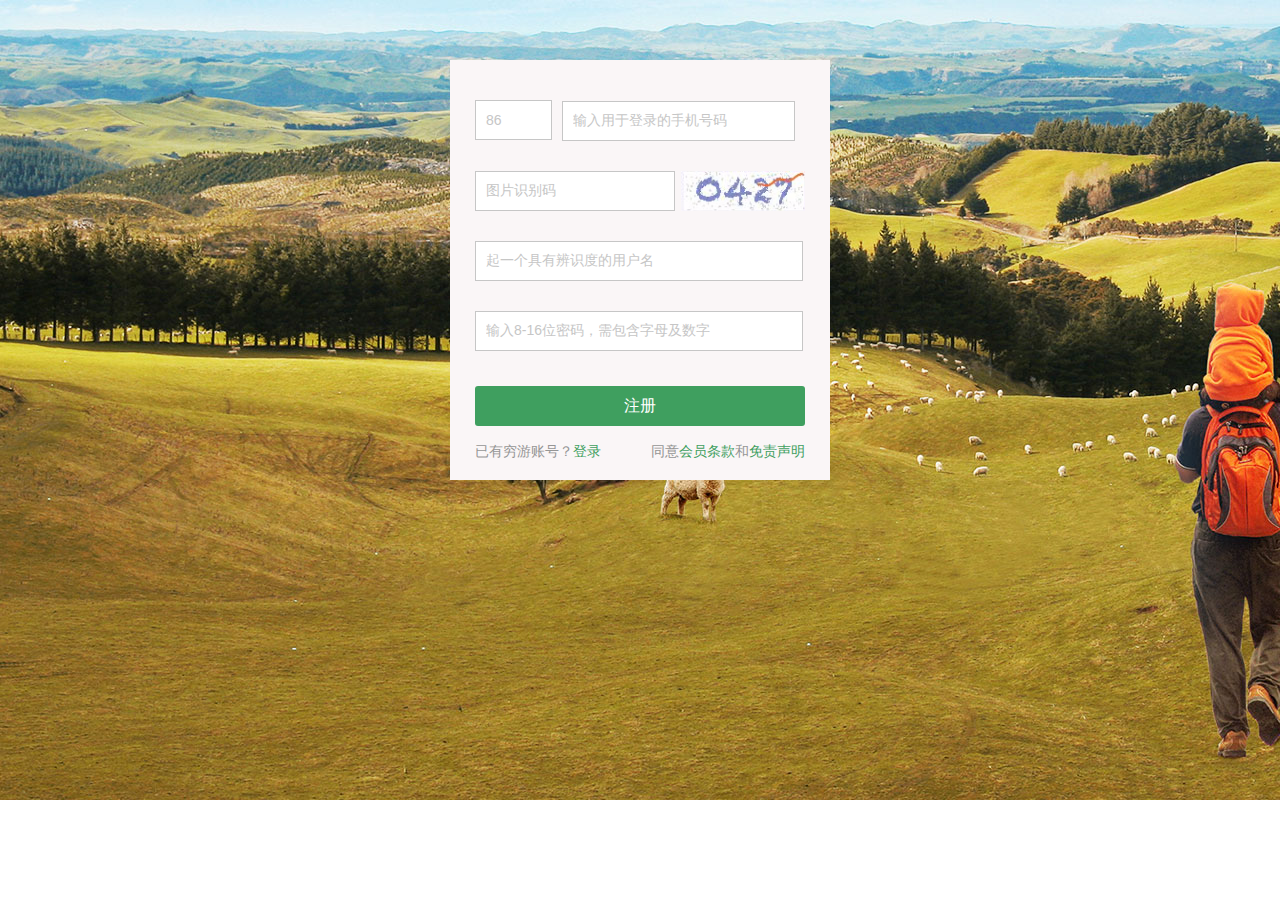
<file: register.html>
<!DOCTYPE html>
<html>
<head>
	<meta charset="utf-8">
	<meta http-equiv="X-UA-Compatible" content="IE=edge">
	<title>注册</title>
	<link rel="stylesheet" href="css/register.css">
</head>
<body>
	<div class="box">
		<input type="text" value="86">
		<input type="text" value="输入用于登录的手机号码">
		<input type="text" value="图片识别码">
		<img src="images/login_look.JPG" alt="" width="124px" height="40px">
		<input type="text" value="起一个具有辨识度的用户名">
		<input type="text" value="输入8-16位密码，需包含字母及数字">
		<button>注册</button>
		<ol>
			<li>已有穷游账号？</li>
			<a href="login.html"><li style='color: #3f9f5f'>登录</li></a>
			<li>同意<i>会员条款</i>和<i>免责声明</i></li>
		</ol>
	</div>

	<script src="js/jquery.min.js"></script>
	<script src="js/register.js"></script>
</body>
</html>
</file>
<file: css/index.css>
/*
* @Author: admin
* @Date:   2018-06-12 14:46:34
* @Last Modified by:   admin
* @Last Modified time: 2018-06-21 09:59:07
*/
*{
	list-style: none;
	margin: 0;
	padding: 0;
}
body{
    min-width: 1185px;
}
a {
    text-decoration: none;
}
.current-shadow{
    box-shadow: 0px 0px 10px 2px #cccccc;
}
.hander_han{
	position: absolute;
    z-index: 100;
    width: 100%;
    background: linear-gradient(180deg,rgba(0,0,0,.3) 10%,transparent);
}
.hander_nav .hand_right{
    float: right;
    font-size: 14px;
    font-weight: 600;
    padding: 15px 30px 15px 0;
}
.hander_nav a{
     color: #fff;
}
.hander_nav .hand_right span{
    display: inline-block;
    padding:  0 6px;
}
.hander_logo{
	float: left;
	width: 76px;
	height: 36px;
	padding-top:14px; 
	padding-left: 30px;
}
.hander_logo img{
	width: 76px;
	height: 36px;
}
.hander_nav{
	margin-left: 130px;
	color: #FFFFFF;
	font-size: 16px;
	font-weight: bold;
	min-width: 1000px;
}
.hander_nav .hander_nav_li{
	position: relative;
	display: inline-block;
	height: 50px;
    line-height: 60px;
    margin-right: 20px;
    border-top: 3px solid rgba(0, 0, 0, 0);
    cursor: pointer;
}

.hander_nav .hander_nav_li img{
	width: 16px;
	margin-top: 20px;
}
.hander_nav_li_ul{
	position: absolute;
	padding: 5px 0 5px 20px;
	display: none;
	color: #636363;
	background: #ffffff;
	font-weight: 200;
	border-radius: 1%;
}
.hander_nav_li_ul li{
	width: 200px;
	height: 30px;
	line-height: 30px;
}
.hander_img{
	width: 100%;
	overflow: hidden;
    position: relative;
}
.hander_img_ul{
 	width: 500%; 
	position: relative;
}
.hander_img_ul li{
	width: 20%;
	float: left;
	display: block;
}
.hander_img_ul .current{
	display: block;
}
.hander_img_ul li img{
	width: 100%;
}
.hander_img .img_search{
    padding: 14px 0;
    border-radius: 4px;
    background-color: rgba(0,0,0,.5);
    position: absolute;
    z-index: 80;
    bottom: 15%;
    left: 50%;
    margin-left: -310px;
    height: 104px;
    box-sizing: border-box;

}
.hander_img .img_search ul li{
    display: inline-block;
    width: 155px;
    height: 30px;
    font-size: 20px;
    font-weight: 700;
    color: #fff;
    text-align: center;
    margin-bottom: 10px;
    position: relative;
}
.hander_img .img_search ul li img{
    width: 20px;
    margin-right: 10px;
    position: absolute;
    bottom: 6px;
    left: 20px;
}

.hander_img .img_search .search_input{
    margin-left: 17px;
}
.hander_img .img_search .txt{
    width: 489px;
    height: 38px;
    color: #323232;
    font-size: 18px;
    float: left;
    padding: 0 10px;
    border: 1px solid transparent;
    border-right: none;
    border-radius: 3px 0 0 3px;
}
.hander_img .img_search .btn{
    width: 90px;
    height: 40px;
    font-size: 18px;
    font-weight: 700;
    color: #fff;
    background: #2dd382;
    float: left;
    border: 0;
    border-radius: 0 3px 3px 0;
    line-height: 40px;
    text-align: center;
    text-decoration: none;
}

.hander_img .text_paint{
    position: absolute;
    bottom: 20px;
    right: 30px;
    text-align: right;
    color: #fff;
    font-size: 14px;
    display: none;
}
.hander_img .text_paint span em{
    font-size: 40px;
    font-style: normal;
}
.hander_img .text_paint span:nth-child(1){
    font-size: 24px;
}
.hander_img .text_paint p{
    margin: 10px 0 10px 0;
    font-size: 16px;
    font-weight: 700;
}

.hander_img .change{
    width: 70px;
    position: absolute;
    height: 100%;
    cursor: pointer;
}
.hander_img .right:hover{
background: linear-gradient(to right,rgba(0,0,0,.1),rgba(0,0,0,.5) 100%);
}
.hander_img .left:hover{
    background: linear-gradient(to left,rgba(0,0,0,.1),rgba(0,0,0,.5) 100%);
}
.hander_img .left{
    left: 0;
}
.hander_img .right{
    right: 0;
}
.hander_img .change img{
    margin-top: 200px;

}


.hander_footer{
	padding: 20px 0;
	border: 1px solid #ececec;
    background-color: #f5f5f5;
    margin-top: -3px;
}
.center{
	margin: 0 auto;
    width: 1185px;
}
.center img{
	margin-left: 18px;
	height: 110px;
}
.con_1{
	height: 764px;
}
h2{
	height: 74px;
    color: #636363;
    text-align: center;
 	padding-top: 10px;
    font: 36px/74px Hiragino Sans GB,Microsoft YaHei,SimHei,SimSun,sans-serif;
}
.con_1_ul{
	width: 1188px;
	margin-left: 10px;
	font-weight: bold;
}
.con_1_ul .current{
	box-shadow: 0px 0px 10px 1px #cccccc;
}
.con_1_ul li{
	width: 275px;
    height: 300px;
	float: left;
	margin: 10px 10px;
	border: 1px solid #ececec;
	overflow: hidden;
	cursor: pointer
}
.con_1_ul li .con_1_img{
	width: 275px;
    height: 185px;
    overflow: hidden;
}
.con_1_ul li:hover img{
	transform: scale(1.1);
}
.con_1_ul li img{
	position: relative;
    width: 275px;
    height: 185px;
    margin-left: 0;
    transition: all 0.6s;  
}
.con_1_ul li .mgs{
	height: 115px;
	padding: 0 19px 0 19px;

}
.con_1_ul li .mgs p{
	margin-top: 14px;
    height: 48px;
    font-size: 16px;
    overflow: hidden;
    color: #323232;
    transition:  all 1s;
}

.con_1_ul li .mgs span{
	margin-top: 16px;
    height: 24px;
    overflow: hidden;
    display: block;
}
.con_1_ul li .mgs span:nth-child(1){
	float: left;
	color: #959595;
}
.con_1_ul li .mgs span:nth-child(2){
	float: right;
	color: #636363;
    font-size: 14px;
}


.con_2{
	height: 604px;
	background: skyblue;
}
.con_2 .con_2_box1{
	width: 1160px;
	height: 490px;
	transition: all 2s;
}
.con_2 .con_2_box1 ul{
	width: 1160px;
	height: 370px;
	display: none;
}
.con_2 .con_2_box1 .box_1_ul_1 li{
	float: left;
    margin-top: 25px;
    width: 370px;
    height: 345px;
    min-height: 160px;
    max-height: 345px;
    overflow: hidden;
    background: #fff;
}
.con_2 .con_2_box1 .box_1_ul_1 li:nth-child(2){
	margin: 25px 25px 0 25px;
}
.con_2 .con_2_box1 .box_1_ul_1 li .box1_title{
	padding: 20px 15px 0;
    height: 60px;
    line-height: 40px;
    font-size: 20px;
}
.con_2 .con_2_box1 .box_1_ul_1 li .box1_img{
	position: relative;
    width: 340px;
    height: 146px;
    overflow: hidden;
    margin-left:auto; 
    margin-right:auto; 
}
.con_2 .con_2_box1 .box_1_ul_1 li .box1_img img{
	display: block;
    margin-top: -40px; 
    width: 340px; 
    height: 226.66px;
    margin: 0;
}
.con_2 .con_2_box1 .box_1_ul_1 li .box1_img span{
	position: absolute;
	bottom: 0;
	left: 0;
	background: rgba(0, 0, 0, 0.5);
	color: #fff;
	padding: 5px 5px 5px 5px;
	width: 100%;
}
.con_2 .con_2_box1 .box_1_ul_1 li .box1_pri{
	padding: 20px 15px 0;
    height: 45px;
    line-height: 28px;
}
.con_2 .con_2_box1 .box_1_ul_1 li .box1_pri p{
	float: left;
	color: #959595;
	font-size: 18px;
}
.con_2 .con_2_box1 .box_1_ul_1 li .box1_pri p span{
	color: #ff7466;
    font-size: 36px;
}
.con_2 .con_2_box1 .box_1_ul_1 li .box1_pri button{
	float: right;
    border: 0;
    width: 85px;
    height: 30px;
    border-radius: 4px;
    font: 16px/30px Hiragino Sans GB,Microsoft YaHei,SimHei,SimSun,sans-serif;
    color: #fff;
    text-align: center;
    background: #ff7466;
}
.con_2 .con_2_box1 .box_1_ul_1 li .box1_more{
padding: 12px 14px 11px;
    border: 1px solid #ececec;
    height: 30px;
    line-height: 30px;
    font-size: 14px;
    background: #f8f8f8;
    color: #636363;
}
.con_2 .con_2_box1 .box_1_ul_1 li .box1_more a{
	color: #323232;
}
.con_2 .con_2_box1 .box_1_ul_1 li .box1_more a:hover{
    color: skyblue;
}
.con_2_box1 ul{
	transition: all 2s ease-in-out;
} 
.box_same li{
	width: 370px;
	height: 160px;
	background: #fff;
	float: left;
	margin-top: 25px;
	padding: 20px 20px 20px 20px;
	box-sizing: border-box;
	position: relative;
}
.box_same li:nth-child(2),.box_same li:nth-child(5){
	margin-right: 25px;
	margin-left: 25px;
}
.box_same li img{
	float: left;
	margin-left: 0;
	width: 120px;
	height: 120px;
	margin-right: 20px;
}
.box_same .b_ifo{
	max-height: 48px;
    overflow: hidden;
    font-size: 17px;
    font-weight: bold;
    transition: all 0.6s;
    cursor: pointer;
}
.box_same .b_ifo:hover{
    color: #10b041;
}
.box_same .b_time{
	margin-top: 6px;
    height: 24px;
    font-size: 14px;
    line-height: 24px;
}
.box_same .b_time span:nth-child(1){
	display: inline-block;
    padding: 0 6px;
    border: 1px solid #10b041;
    vertical-align: top;
    height: 22px;
    line-height: 22px;
    color: #10b041;
    font-size: 14px;
    float: left;
}
.box_same .b_time span:nth-child(2){
	float: right;
	color: #959595;
	font-size: 14px;
}
.box_same .b_pri{
	 color: #959595;
	 position: absolute;
     right: 20px;
     bottom: 20px;
}
.box_same .b_pri span{
	 color: #ff7466;
	 font-size: 24px;
}


.con_2 .con_2_box1 .box_1_ctr{
	margin-top: 30px;
    text-align: center;
}
.con_2 .con_2_box1 .box_1_ctr span{
	display: inline-block;
	margin: 0 5px;
    border: 1px solid #fff;
    width: 30px;
    height: 7px;
    cursor: pointer;
    background: transparent;
    transition: all 0.3s ease-in-out;
}
.con_2 .con_2_box1 .box_1_ctr .current{
	background: #fff;
}
.con_2 .con_2_box1 .box_1_mr{
	text-align: center;
	margin-top: 30px;
}
.con_2 .con_2_box1 .box_1_mr a{
	display: inline-block;
	border: 1px solid #ececec;
    border-radius: 3px;
    width: 220px;
    height: 50px;
    vertical-align: top;
    background: #fff;
    font-size: 20px;
    color: #636363;
    line-height: 50px;
}
.con_3{
	height: 874px;
}
.con_3 .con3_box1{
	height: 620px;
}
.con_3 .con_3_ul {
	display: none;
}
.con_3 .current{
	display: block;
}
.con_3 .con_3_ul li{
	float: left;
    margin-top: 20px;
    margin-left: 20px;
    width: 275px;
    height: 290px;
    background: #fff;
    position: relative;
}
.con_3 .con_3_ul li:hover .con3_img img{
    transform: scale(1.1);
}
.con_3 .con_3_ul li .con3_img{
	width: 275px;
    height: 185px;
    overflow: hidden;
}
.con_3 .con_3_ul li .con3_img img{
	width: 275px;
    height: 185px;
    margin-left: 0;
    transition: all 0.6s;
}
.con_3 .con_3_ul li .con3_inner{
	padding: 0 15px 15px 15px;
	border: 1px solid #ececec;
}
.con_3 .con_3_ul li>span{
	position: absolute;
	left: 0;
	top: 10px;
	width: 50px;
    height: 26px;
    text-align: center;
    color: #fff;
    background: #ed7068;
}
.con_3 .con_3_ul li .con3_inner .c3_inner_title{
	position: relative;
	height: 31px;
}
.con3_inner .c3_inner_title .con3_inr_hand{
	float: left;
    margin-top: -25px;
    padding: 4px;
    width: 48px;
    height: 48px;
    background: #fff;
    border-radius: 50%;
}
.con3_inner .c3_inner_title .con3_inr_hand img{
	margin-left: 0;
	width: 100%;
	height: 100%;
	border-radius: 50%;
}
.con3_inner .c3_inner_title .con3_inr_title{
	color: #636363;
	font-size: 14px;
	float: left;
    margin-top: 4px;
    margin-left: 6px;
    width: 180px;
}
.con3_inner .con3_inner_p{
	padding-top: 12px;
    height: 48px;
    font-size: 16px;
    font-weight: 700;
    overflow: hidden;
    line-height: 23px;
    cursor: pointer;

}
.con3_inner .con3_inner_p:hover{
    color: #2aaf55;
}
.con_3 .box_3_ctr{
	margin-top: 30px;
    text-align: center;
}
.con_3 .box_3_ctr span{
	display: inline-block;
    margin: 0 5px;
    border: 1px solid #1ab05f;
    width: 30px;
    height: 7px;
    cursor: pointer;
    background: transparent;
    transition: all 0.3s ease-in-out;
}
.con_3 .box_3_ctr .current{
	background: #1ab05f;
}
.con_3 .box_3_mr{
	text-align: center;
    margin-top: 30px;
}
.con_3 .box_3_mr a{
	display: inline-block;
    border: 1px solid #ececec;
    border-radius: 3px;
    width: 220px;
    height: 50px;
    vertical-align: top;
    background: #fff;
    font-size: 20px;
    color: #636363;
    line-height: 50px;
}
.con_4{
	height: 456px;
    background-color: #f5f5f5;
}
.con_4 .con4_main{
	width: 1160px;
	padding: 20px 0;
}
.con_4 .con4_main .con_m_left{
	width: 765px;
	height: 340px;
    float: left;
}
.con_4 .con4_main .con_m_left p{
	height: 74px;
    color: #636363;
    font-size: 30px;
    font-weight: 500;
    line-height: 74px;
}
.con_4 .con4_main .con_m_left .l_left{
	width: 370px;
	height: 340px;
    background: #fff;
    overflow: hidden;
    float: left;
    transition: all 0.6s;
}
.con_4 .con4_main .con_m_left .l_left .l_img{
	height: 215px;
	width: 100%;
    overflow: hidden;
}
.con_4 .con4_main .con_m_left .l_left .l_img img{
	width: 100%;
	height: 100%;
	margin-left: 0;
    transition: all 0.6s;
}

.con_4 .con4_main .con_m_left .l_left:hover .l_img img{
    transform: scale(1.1);
}
.con_4 .con4_main .con_m_left .l_left .l_msg{
	padding: 12px 22px 12px 22px;
 }
 .con_4 .con4_main .con_m_left .l_left .l_msg p{
 	height: 44px;
 	font-size: 16px;
 	color: black;
    line-height: 44px;
 }
.con_4 .con4_main .con_m_left .l_left .l_msg>div{
    margin-top: 14px;
    padding-right: 170px;
    overflow: hidden;
    position: relative;
}
 .l_left .l_msg>div span:nth-child(1){
	display: block;
	color: #fe7369;
	font-size: 14px;
}
 .l_left .l_msg>div span:nth-child(2){
	display: block;
    height: 20px;
    color: #c4c4c4;
    font-size: 14px;
 }
  .l_left .l_msg>div span:nth-child(3){
  	display: block;
  	width: 160px;
    height: 40px;
    border-radius: 5px;
    position: absolute;
    right: 0;
    bottom: 0;
    text-align: center;
    color: #fff;
    background: #fd756a;
    font-weight: bold;
    font-size: 18px;
    line-height: 40px;
  }
.con_4 .con4_main .con_m_left .l_right{
	margin-left:15px;
	float: right 
}
.con_4 .con4_main .con_m_left .l_right>img{
	margin-left:0; 
	width: 370px;
    height: 125px;
}
.con_4 .con4_main .con_m_left .l_right .right1{
	width: 370px;
    height: 124px;
    overflow: hidden;
    background: #fff;
}
.con_4 .con4_main .con_m_left .l_right .right1 .img{
	position: relative;
    float: left;
    width: 170px;
    height: 124px;
}
 .con_4 .con4_main .con_m_left .l_right .right1 .img img{
	margin-left: 0;
	width: 100%;
	height: 100%;
}
 .con_4 .con4_main .con_m_left .l_right .right1 .mgs{
 	padding: 12px 22px;
 }
  .right1 .mgs span{
  	display: block;
  	padding-left: 168px;
  	font-size: 14px;
  }
   .right1 .mgs span:nth-child(1){
   	height: 44px;
   	font-size: 16px;
   	width: 141px;
   }
 .right1 .mgs span:nth-child(2){
 	color: #fe7369;
 	margin: 10px 0 5px 0;
 }
.right1 .mgs span:nth-child(3){
 	color: #c4c4c4;
 }
 .right2{
    height: 66px;
    margin-top: 25px;
    background: #fff;
    position: relative;
    overflow: hidden;
 }
 .right2 span{
	display: block;
	width: 66px;
	height: 66px;
	color: #787878;
    text-align: center;
    font-size: 18px;
    padding: 10px;
    box-sizing: border-box;
    float: left;
 }
.right2 .right2_roll{
  	width: 290px;
    height: 100%;
    overflow: hidden;
    position: relative;
  }
 .right2 .right2_roll ul{
 	  position: absolute;
    left: 0;
    padding-top: 13px;
    font-size: 0;
    white-space: nowrap;
    width: 540px;
 }

 .right2 .right2_roll ul li{
 	display: inline-block;
    padding: 0 10px;
 }
.right2 .right2_roll ul li img{
	width: 40px;
    height: 40px;
    border-radius: 40px;
    margin-left: 0;
 }
.con_m_right{
    float: right;
    width: 370px;
}  
.con_m_right p{
    height: 74px;
    color: #636363;
    font-size: 30px;
    font-weight: 500;
    line-height: 74px;
}
.con_m_right .wapper{
    height: 285px;
    overflow: hidden;
}
.con_m_right .wapper .title{
    height: 52px;
    background-color: #fff;
    overflow: hidden;
}
.con_m_right .wapper .title li{
    height: 20px;
    width: 119px;
    font-size: 16px;
    text-align: center;
    cursor: pointer;
    display: inline-block;
    margin-top: 16px;
}
.con_m_right .wapper .title .current{
    color: #1ab05f;
}
 .con_m_right .wapper .title li:nth-child(2){
    border-left: 1px solid black;
    border-right: 1px solid black;
 }
 .con_m_right .wapper .w_img{
    width: 370px;
    height: 233px;
 }
.con_m_right .wapper .w_img li{
    display: none;
}
.con_m_right .wapper .w_img li.current{
    display: block;
}
.con_m_right .wapper .w_img li img{
    margin-left: 0;
    width: 100%;
    height: 100%;
}
.con_m_right .more{
    height: 55px;
    line-height: 55px;
    background-color: #ececec;
    color: #a8a8a8;
    text-align: center;
    font-size: 18px;
}
.con_5{
    background: #ffffff;
    height: 188px;
}
.con_5 .con_5_box{
    width: 1160px;
}
.con_5 .con_5_box .app{
    float: left;
    padding: 60px 0 20px 0;
}
.con_5 .con_5_box .app>span,.er_ma>span{
    display: block;
    height: 74px;
    color: #636363;
    text-align: center;
    font-size: 28px;
    line-height: 100px;
    float: left;
    margin-right: 15px;
}
.con_5 .con_5_box .app ul{
    width: 455px;
}
.con_5 .con_5_box .app ul li,.er_ma ul li{
    float: left;
    margin: 0 15px;
    text-align: center;
    width: 80px;
}
.con_5 .con_5_box .app ul li img,.er_ma ul li img{
    width: 80px;
    height: 80px;
    display: block;
    margin-left: 0;
}
.con_5 .con_5_box .app ul li span,.er_ma ul li span{
    display: block;
    margin-top: 8px;
    font-size: 14px;
    color: #636363;
}

.con_5 .con_5_box .er_ma{
    float: right;
     padding: 60px 0 20px 0;
}
.con_5 .con_5_box .er_ma ul{
    width: 524px;
}
.er_ma ul li:nth-child(4){
    margin-right: 0;
}
.footer{
    border-top: 3px solid #2aaf55;
    background: #323232;
    color: #959595;
    min-width: 1000px;
}
.footer .footer_wapper1{
   width: 1160px;
   padding: 30px 0 40px 0; 
   overflow: hidden;
}
.footer .footer_wapper1 ul{
    float: left;
}
.footer .footer_wapper1 li{
    width: 137px;
    height: 30px;
    padding-left: 18px;
}
.footer .footer_wapper1 li:nth-child(1){
    font-weight: 550;
    border-left: 3px solid #2aaf55;
    height: 16px;
    margin-bottom: 10px;
    line-height: 13px
}
.footer .footer_wapper2{
    background: black;
}
.footer .footer_wapper2>div{
    width: 1160px;
}
.footer .footer_wapper2 .center_logo{
    position: relative;
    padding-top: 20px;
   line-height: 20px; 
}
.footer .footer_wapper2 .center_logo img{
    height: 35px;
    margin-left: 0;
    margin-right: 10px;
}
.footer .footer_wapper2 .center_logo>img{
    width: 84px;
    height: 36px;
    float: left;
}
.footer .footer_wapper2 .center_logo p{
    font-size: 11px;
}
.footer .footer_wapper2 .center_logo div{
    position: absolute;
    right: 0;
    top: 20px;
}
.footer .footer_wapper2 .center_logo div img{
    border-radius: 4px;
}
.footer .footer_wapper2 .center_link{
    padding: 15px 0;
    line-height: 20px;
    color: #3f3f3f;
}
.footer .footer_wapper2 .center_link span{
    display:block;
    float: left;
    font-size: 14px;
    font-weight: 700; 
    margin-right: 10px;
    height: 75px;
}
.footer .footer_wapper2 .center_link p a{
    padding-right: 4px;
    margin: 4px 4px 4px 0;
    font-size: 12px;
    line-height: 12px;
    border-right: 1px solid #3f3f3f;
    color: #3f3f3f;
}
.footer .footer_wapper2 .center_link p a:hover{
    color: silver;
}



.tour_fixed{
    width: 55px;
    height: 165px;
    box-sizing: border-box;
    position: fixed;
    bottom: 120px;
    right: 40px;
    background: #fff;
    z-index: 1000;
    box-shadow: rgba(0,0,0,0.1) 0px 0px 4px;
    display: none;
}
.tour_fixed li{
    width: 55px;
    height: 55px;
    box-sizing: border-box;
    border: solid 1px #e2e2e2;
    color: #b2b2b2;
    text-align: center;
    position: relative;
    margin-top: -1px;
    cursor: pointer;
}
.tour_fixed img{
    margin-top: 5px;
    height: 30px;
}
.tour_fixed ul li>span{
    font-size: 12px;
    position: absolute;
    bottom: 1px;
    left: 0;
    width: 100%;
}
.tour_app{
    display: none;
    padding: 14px;
    text-align: center;
    position: absolute;
    left: -160px;
    top: -126px;
    border: 1px solid rgb(221,221,221);
    background: #fff;
    box-shadow: rgba(0,0,0,0.1) 0px 0px 4px;
}
.tour_app p{
    font-size: 14px;
    color: #323232;
}
.tour_app img{
    width: 120px;
    height: 120px;
    margin-top: 9px;
}
</file>
<file: css/iconfont.css>
@font-face {font-family: "iconfont";
  src: url('iconfont.eot?t=1529821557632'); /* IE9*/
  src: url('iconfont.eot?t=1529821557632#iefix') format('embedded-opentype'), /* IE6-IE8 */
  url('[data-uri]') format('woff'),
  url('iconfont.ttf?t=1529821557632') format('truetype'), /* chrome, firefox, opera, Safari, Android, iOS 4.2+*/
  url('iconfont.svg?t=1529821557632#iconfont') format('svg'); /* iOS 4.1- */
}

.iconfont {
  font-family:"iconfont" !important;
  font-size:16px;
  font-style:normal;
  -webkit-font-smoothing: antialiased;
  -moz-osx-font-smoothing: grayscale;
}

.icon-xiala:before { content: "\e641"; }

.icon-saoma:before { content: "\e64b"; }

.icon-sousuo:before { content: "\e7d4"; }

.icon-qq:before { content: "\e623"; }

.icon-xiangshang:before { content: "\e639"; }

.icon-dingdan:before { content: "\e64e"; }

.icon-shoucang:before { content: "\e63b"; }

.icon-wechat:before { content: "\e66a"; }

.icon-weibo:before { content: "\e699"; }

.icon-yijianfankui:before { content: "\e620"; }
</file>
<file: css/air_style.css>
/*
* @Author: Mo
* @Date:   2018-06-19 20:12:33
* @Last Modified by:   Mo
* @Last Modified time: 2018-06-24 23:09:16
*/
*{
	margin: 0;
	padding: 0;
	list-style: none;
}
.header{
	height: 30px;
	width: 100%;
	background: #323232;
	overflow: hidden;
    min-width: 1000px;
}
.h_left{
	margin-top: 6px;
	margin-left: 30px;
	float: left;
}
.h_left a img{
	width: 58px;
	height: 18px;
}
.h_center{
	/* background: blue; */
	width: 600px;
	height: 30px;
	float: left;
}
.nav{
	width: 600px;
	height: 30px;
	margin-left: 18px;
}
.nav>li{
	float: left;
	line-height: 30px;
    font-size: 14px;
    padding: 0 10px;
    margin-right: 10px;
}
.nav li a span{
	color: silver;
	font-weight: 900;
}
.span_color{
	color: silver;
}
.h_menu{
	display: none;
	background: #fff;
	padding: 10px 0px;
	position: absolute;
	top: 30px;
	z-index: 200;
    border-radius: 4px;
    border: 1px solid #999;
}
.h_menu ul li{
	margin: 2px 0;
    padding: 0 20px;
    height: 30px;
    line-height: 30px;
    font-size: 16px;
    color: #636363;
    /* white-space: nowrap; */
}
.h_right{
	/* background: pink; */
	width: 100px;
	height: 30px;
	float: right;
	line-height: 30px;
}
.h_right a{
	color: silver;
	font-weight: 900;
}
/* -----------nav------------- */

.air_nav{
    font-size: 12px;
    line-height: 14px;
    margin: 20px 0;
    text-align: left;
    margin-left: 185px;
}
.air_nav a{
	font-weight: bold;
    color: #0073b6;
    text-decoration: none;
}
.air_ticket{
    margin-bottom: 30px;
    width: 980px;
    margin: 0 auto;
    overflow: hidden;
}
.air_ticket span:nth-of-type(1){
	float: left;
    font-size: 36px;
    line-height: 38px;
    color: #17784b;
    margin-right: 25px;
}
.air_ticket span:nth-of-type(2){
	float: left;
    font-size: 18px;
    line-height: 20px;
    color: #636363;
    padding-top: 16px;
}

.air_link{
	border-top: 2px solid #d7d7d7;
	margin-top: 30px;
}

.air_wrap{
	width: 980px;
    margin: 50px auto;
    overflow: hidden;
    padding-bottom: 110px;
}
.air_left{
	width: 680px;
	height: 287px;
	position: relative;
    float: left;
    padding: 6px 20px 20px;
    background: #fcfcfc;
    border: 1px solid #d7d7d7;
    box-shadow: 0 0 4px 1px #eee;
    box-sizing: border-box;
    font-size: 14px;
}
.air_radio{
	border-bottom: 1px solid #d7d7d7;
    height: 18px;
    padding: 12px 0;
}
.air_radio input{
	margin-right: 5px;
}
.air_radio span{
    margin-right: 24px;
    font-size: 14px;
}
.air_start{
	float: left;
	width: 282px;
}
.air_p{
	padding: 20px 0 5px;
    line-height: 14px;
    color: #636363;
    font-weight: 700;
}
.air_input{
	width: 270px;
    height: 18px;
    padding: 8px 0 8px 10px;
    border: 1px solid #c0c0c0;
    background: #fff;
    font-size: 14px;
    line-height: 18px;
    color: #323232;
    outline: none;
}
.air_start_city{
    width: 450px;
    padding: 8px 10px 12px 10px;
    border: 1px solid #ccc;
    position: absolute;
    left: 20px;
    top: 123px;
    background-color: #fff;
    overflow: hidden;
    display: none;
}
.air_city_2{
    left: 376px;
    top: 123px;
}
.city_ul{
    width: 100%;
    display: block;
    height: 35px;
    border-bottom: 2px solid #cbcbcb;
}
.city_ul li{
    float: left;
    padding: 0 5px;
    font-size: 14px;
    color: #323232;
    height: 35px;
    line-height: 35px;
    margin-right: 13px;
    position: relative;
    cursor: pointer;
}
.city_current{
    color: #10b041;
    border-bottom: 2px solid #10b041;
}
.city_city{
    width: 100%;
    margin-top: 15px;
    overflow: hidden;
    display: none;
}
.city_city li{
    width: 95px;
    height: 23px;
    line-height: 23px;
    color: #666;
    padding: 0 6px;
    margin-bottom: 3px;
    overflow: hidden;
    float: left;
}
.city_city li:hover{
    background: #10b041;
    color: #fff;
}
.city_city:nth-of-type(2){
    display: block;
}
.air_middle{
	float: left;
    width: 36px;
    height: 24px;
    margin: 44px 19px 0;
    background: url(../images/air_icon_cityswap.png) no-repeat;
    cursor: pointer;
}
.air_date{
	width: 120px;
    height: 18px;
    padding: 5px 5px;
    border: 1px solid #c0c0c0;
    font-size: 14px;
    line-height: 18px;
    color: #323232;
    background: #fff url(../images/air_icon_calendar.png) no-repeat 112px 6px;
}
.air_s_date{
	float: left;
}
.air_middle2{
    float: left;
    width: 18px;
    height: 30px;
    margin-top: 38px;
    background: url(../images/air_icon_arrowr.png) no-repeat center center;
}
.air_search{
	padding-top: 30px;
    text-align: center;
}
.air_search a{
	display: block;
    width: 248px;
    height: 42px;
    margin: 0 auto;
    overflow: hidden;
    background: url(../images/air_flysch_submitbg.png) no-repeat 0 0;
    border: none;
    line-height: 200px;
    text-indent: -400px;
    cursor: pointer;
}
.air_right{
	float: left;
	margin-left: 30px;
}
.fly_title{
	width: 100%;
    height: 20px;
    margin-bottom: 20px;
}
h3{
    float: left;
    color: #636363;
    font-weight: 500;
}
.air_right li{
	padding-left: 12px;
    background: url(../images/air_icon_arrowr.png) no-repeat 0 6px;
    margin-bottom: 5px;
    color: #636363;
    font-size: 14px;
}
</file>
<file: css/nav_style.css>
/*
* @Author: Mo
* @Date:   2018-06-20 23:05:39
* @Last Modified by:   Mo
* @Last Modified time: 2018-09-07 17:18:51
*/
*{
	margin: 0px;
	padding: 0px;
	list-style: none;
	font-family: 微软雅黑;
}
a{
	text-decoration: none;
}
.s_icon{
	width: 15px;
}
.s_icon img{
	width: 13px;
    margin-top: 10px;
    margin-left: 3px;
}
.header{
	height: 30px;
	width: 100%;
	background: #323232;
	overflow: hidden;
    min-width: 1000px;
}
.h_left{
	margin-top: 6px;
	margin-left: 30px;
	float: left;
}
.h_left a img{
	width: 58px;
	height: 18px;
}
.h_center{
	/* background: blue; */
	width: 600px;
	height: 30px;
	float: left;
}
.nav{
	width: 660px;
	height: 30px;
	margin-left: 18px;
}
.nav a{
	overflow: hidden;
}
.nav>li{
	float: left;
	line-height: 30px;
    font-size: 14px;
    padding: 0 13px;
    margin-right: 10px;
}
.nav li a span{
	color: silver;
	font-weight: 900;
	float: left;
}
.nav .icon-xiala{
	font-size: 12px;
	margin-left: 4px;
}
.span_color{
	color: silver;
}
.h_menu{
	display: none;
	background: #fff;
	padding: 10px 0px;
	position: absolute;
	top: 30px;
	z-index: 200;
    border-radius: 4px;
    border: 1px solid #999;
}
.h_menu ul li{
	margin: 2px 0;
    padding: 0 20px;
    height: 30px;
    line-height: 30px;
    font-size: 16px;
    color: #636363;
}
.h_right{
	width: 150px;
	height: 30px;
	float: right;
	line-height: 30px;
	margin-left: 13px;
	margin-right: 25px;
}
.h_right a{
	color: silver;
	font-weight: 900;
	font-size: 14px;
	margin-left: 5px;
}
.h_right a:hover{
	color: #10b041;
}
.nav_search{
	float: right;
	/* background: pink; */
	position: relative;
	margin-right: 10px;
}
.nav_search input{
	width: 0px;
	height: 22px;
	margin-top: 4px;
	border-radius: 4px;
	border: 0px;
	/* display: none; */
	position: absolute;
	right: 10px;
	/* top: 0; */
	outline: none;
}
.nav_search .icon-sousuo{
	position: absolute;
	right: 15px;
	top: 8px;
	color: silver;
	font-weight: 600;
}
.nav_search span{
	color: silver;
	display: block;
	margin-top: 7px;
	font-size: 12px;
	font-weight: bold;
}
/* -----------nav------------- */
</file>
<file: css/app.css>
/*
* @Author: Administrator
* @Date:   2018-06-19 19:07:24
* @Last Modified by:   Administrator
* @Last Modified time: 2018-06-20 20:22:45
*/
*{
	padding: 0;
	margin: 0;
	list-style: none;
    font-family: 微软雅黑;
}

a{
    text-decoration: none;
}
.header{
    height: 30px;
    width: 100%;
    background: #323232;
    overflow: hidden;
    min-width: 1000px;
}
.h_left{
    margin-top: 6px;
    margin-left: 30px;
    float: left;
}
.h_left a img{
    width: 58px;
    height: 18px;
}
.h_center{
    width: 600px;
    height: 30px;
    float: left;
}
.h_center ul li:nth-of-type(7) span{
    color: #10b041;
}
.nav{
    width: 600px;
    height: 30px;
    margin-left: 18px;
}
.nav>li{
    float: left;
    line-height: 30px;
    font-size: 14px;
    padding: 0 10px;
    margin-right: 10px;
}
.nav li a span{
    color: silver;
    font-weight: 900;
}
.span_color{
    color: silver;
}
.h_menu{
    display: none;
    background: #fff;
    padding: 10px 0px;
    position: absolute;
    top: 30px;
    z-index: 200;
    border-radius: 4px;
    border: 1px solid #999;
}
.h_menu ul li{
    margin: 2px 0;
    padding: 0 20px;
    height: 30px;
    line-height: 30px;
    font-size: 16px;
    color: #636363;
    /* white-space: nowrap; */
}
.h_right{
    /* background: pink; */
    width: 100px;
    height: 30px;
    float: right;
    line-height: 30px;
}
.h_right a{
    color: silver;
    font-weight: 900;
}

.container{
    padding-top: 50px;
	overflow: hidden;
    width: 100%;
    min-width: 1160px;
    background: url('../images/app_bg.png') no-repeat center top/100% 65%;
    height: 100%;
    position: relative;
}
.container .con_main{
	margin: 0 auto;
	width: 810px;
    height: 575px;
    background: url('../images/app_tree.png') no-repeat 238px 125px/auto auto;
}
.container .con_main .main_left{
	float: left;
	position: relative;
    z-index: 5;
    width: 260px;
    height: 535px;
    background: url('../images/app_phone.png') no-repeat left top/100% 100%;
}
.container .con_main .main_left .img_wapper{
	position: absolute;
    overflow: hidden;
    width: 229px;
    height: 406px;
    top: 64px;
    left: 15px;
}
.container .con_main .main_left .img_wapper ul{
	position: absolute;
	top: 0px;
    left: 0px;
	width:1374px 
}
.container .con_main .main_left .img_wapper ul li{
	float: left;
}
.container .con_main .main_left .img_wapper ul li img{
	width: 229px;
    height: 406px;
}

.container .con_main .main_right{
	float: right;
	width: 510px;
	padding: 35px 0 0 40px;
    position: relative;

}
.container .con_main .main_right .txt_wapper{
    width: 600px;
    height: 145px;
    overflow: hidden;
}
 .txt_wapper ul {
 	position: relative;
 	width: 3600px;
 }
 .txt_wapper ul li{
 	position: absolute;
 	left: 100px;
 	opacity: 0
 }
 .txt_wapper ul li.current{
 	opacity: 1;
 	left: 0;
 }

 .txt_wapper ul li.move span:nth-child(1){
    margin-top:-70px;
 }
 .txt_wapper ul li.move span:nth-child(2){
    margin-top:120px;
 }

 .txt_wapper ul li span{
 	display:block;
     transition: all 1s;
 }
 .txt_wapper ul li span:nth-child(1){
	font-size: 70px;
    height: 70px;
    line-height: 70px;
    font-weight: 300;
}
 .txt_wapper ul li span:nth-child(2){
 	font-size: 26px;
    margin-top: 20px;
    line-height: 50px;
    font-weight: 300;
    height: 50px;

 }
.right_btn{
	align-items: center;
    margin-top: 195px;
    position: relative;
}

.right_btn input{
	position: absolute;
	display: inline-block;
    width: 170px;
    height: 56px;
    border-radius: 28px;
    border: none;
    padding-left: 20px;
    background: #07AE72;
    font-size: 16px;
    background-repeat: no-repeat;
    background-position: 34px 15px;
    color: #fff;
    box-shadow: 0 6px 20px rgba(7, 174, 114, .4);
    cursor: pointer;
}
.right_btn input:nth-child(1){
	background-image: url('../images/app_apple.png');
    background-size: 20px 24px;
	bottom: 0;
	left: 0;
}
.right_btn input:nth-child(2){
	background-image: url('../images/app_android.png');
    background-size: 20px 24px;
	bottom: 0;
	left: 195px;
}
.right_btn input:nth-child(3){
	width: 60px;
    height: 60px;
    background: #fff;
    border-radius: 30px;
    box-shadow: 0 6px 20px rgba(7, 174, 114, .4);
    background-image: url('../images/app_scan.png');
    background-size: 26px 26px;
    background-repeat: no-repeat;
    background-position: center center;
    bottom: 0;
    left: 390px;
}
.right_footer .box1{
	padding-top: 72px;
    height: 54px;
    position: relative;
}
.right_footer .box1 img{
	width: 54px;
	height: 54px;
}
 .box1 span{
	font-size: 30px;
	display: inline-block;
	height: 54px;
	line-height: 54px;
	position: absolute;
	bottom: 0;
	margin-left: 10px;
}
.right_footer .box2{
	float: right;
	margin-top: -55px;
}
.right_footer .box2 p{
	display: inline-block;
	float: right;
	width: 272px;
	font-size: 16px;
    font-weight: 300;
}
.choose {
	position: absolute;
	bottom: 0;
	margin-left: 87px;
}

.choose span{
	cursor: pointer;
    display: inline-block;
    width: 6px;
    height: 6px;
    border-radius: 3px;
    background: rgba(61,61,61,15);
    margin-right: 10px;
}
.choose span.current{
	background: #07AE72;
}

.clound{
    position: absolute;
    z-index: 999;
    width: 227px;
    height: 103px;
    top: 185px;
    left: 90px;
    animation: move 4s linear infinite;
}
.bigpop{
    position: absolute;
    z-index: 4;
    top: 100px;
    left: 200px;
    width: 248px;
    height: 248px;
    animation: bigpop 4s linear infinite;
}
.smallpop{
    position: absolute;
    z-index: 4;
    top: 110px;
    right: 200px;
    width: 169px;
    height: 169px;
    animation: smallpop 5s linear infinite;
}
.bigbigpop{
    position: absolute;
    z-index: 4;
    top: -200px;
    right: 200px;
    width: 300px;
    height: 300px;
    animation: smallpop 5s linear infinite;
}
.scan{
    transform:scale(0);
    transform-origin: 0 100%;
    left: 390px;
    bottom: 0px;
    width: 140px;
    height: 140px;
    position: absolute;
    box-shadow: 0 6px 20px rgba(7, 174, 114, .4);
    transition: all 0.3s;
}
.scan img{
    width: 100%;
}
/* 动画 */
@keyframes move{
    0%{ transform:translate(0px,0px)}
    50%{ transform:translate(0px,30px)}
    100%{ transform:translate(0px,0px)}
}

@keyframes bigpop{
    0%{ transform:translate(0px,0px)}
    20%{transform:translate(20px, 20px)}
    50%{ transform:translate(50px,30px)}
    80%{transform: translate(20px, 20px)}
    100%{ transform:translate(0px,0px)}
}

@keyframes smallpop{
    0%{ transform:translate(0px,0px)}
    20%{transform:translate(20px, 20px)}
    50%{ transform:translate(80px,30px)}
    80%{transform: translate(20px, 20px)}
    100%{ transform:translate(0px,0px)}
}
</file>
<file: css/community.css>
*{
	margin: 0px;
	padding: 0px;
	list-style: none;
	font-family: 微软雅黑;
}
a{
	text-decoration: none;
}

.tour_fixed{
    width: 55px;
    height: 165px;
    box-sizing: border-box;
    position: fixed;
    bottom: 120px;
    right: 40px;
    background: #fff;
    z-index: 1000;
    box-shadow: rgba(0,0,0,0.1) 0px 0px 4px;
    display: none;
}
.tour_fixed li{
    width: 55px;
    height: 55px;
    box-sizing: border-box;
    border: solid 1px #e2e2e2;
    color: #b2b2b2;
    text-align: center;
    position: relative;
    margin-top: -1px;
    cursor: pointer;
}
.tour_fixed img{
    margin-top: 5px;
    height: 30px;
}
.tour_fixed ul li>span{
    font-size: 12px;
    position: absolute;
    bottom: 1px;
    left: 0;
    width: 100%;
}
.tour_app{
    display: none;
    padding: 14px;
    text-align: center;
    position: absolute;
    left: -160px;
    top: -126px;
    border: 1px solid rgb(221,221,221);
    background: #fff;
    box-shadow: rgba(0,0,0,0.1) 0px 0px 4px;
}
.tour_app p{
    font-size: 14px;
    color: #323232;
}
.tour_app img{
    width: 120px;
    height: 120px;
    margin-top: 9px;
}

.header{
	height: 30px;
	width: 100%;
	background: #323232;
	overflow: hidden;
	min-width: 1000px;
}
.h_left{
	margin-top: 6px;
	margin-left: 30px;
	float: left;
}
.h_left a img{
	width: 58px;
	height: 18px;
}
.h_center{
	/* background: blue; */
	width: 600px;
	height: 30px;
	float: left;
}
.h_center ul li:nth-of-type(3) span{
	color: #10b041;
}
.nav{
	width: 600px;
	height: 30px;
	margin-left: 18px;
}
.nav>li{
	float: left;
	line-height: 30px;
    font-size: 14px;
    padding: 0 10px;
    margin-right: 10px;
}
.nav li a span{
	color: silver;
	font-weight: 900;
}
.span_color{
	color: silver;
}
.h_menu{
	display: none;
	background: #fff;
	padding: 10px 0px;
	position: absolute;
	top: 30px;
	z-index: 200;
    border-radius: 4px;
    border: 1px solid #999;
}
.h_menu ul li{
	margin: 2px 0;
    padding: 0 20px;
    height: 30px;
    line-height: 30px;
    font-size: 16px;
    color: #636363;
    /* white-space: nowrap; */
}
.h_right{
	/* background: pink; */
	width: 100px;
	height: 30px;
	float: right;
	line-height: 30px;
}
.h_right a{
	color: silver;
	font-weight: 900;
}


/* ----穷游论坛CSS ------*/
.cmt_center{
	width: 1010px;
	height: 100px;
	margin: auto auto;
	line-height: 100px;
	/* background: lightgray; */
}
.cmt_center ul li{
	float: left;
	margin-right: 20px;
}
.cmt_center ul li:nth-of-type(1){
	color: #147850;
	font-size: 35px;
}
.cmt_center ul li:nth-of-type(2){
	padding-top: 6px;
	color: #71b688;
	font-size: 18px;
}
.cmt_center ol li{
	width: 125px;
	height: 40px;
	line-height: 40px;
	float: right;
	margin-right: 30px;
	font-size: 19px;
	text-align: center;	
	margin-top: 30px;
	border-radius: 5%;	
	cursor: pointer;
}

.cmt_center ol li:nth-of-type(1){
	background: #1c95dd;
	color: white;
}
.cmt_center ol li:nth-of-type(2){
	border: 1px solid #71b688;
	color: #71b688;
}


/* ------img——BOX的CSS----- */
.img_box{
	width: 100%;
	height: 400px;
	position: relative;
	background: url('../images/community_bg2.jpg');
	/* background: rgba(0, 0, 0, 0.1) */
}

.box_center{
	position: relative;
	width: 1010px;
	height: 400px;
	margin: auto auto;
}
.imghead img{
	position: absolute;
	top: 30px;
	left: 640px;
	width: 80px;
	height: 80px;
	border: 4px solid #f5f6f7;
	border-radius: 50%;
}
.img{
	margin-top: -6px;
	float: left;
	width: 680px;
	height: 400px;
	position: relative;
}
.img img{
	position: absolute;
	top: 0px;
	left: 0px;
	display: none;
}
.img img:nth-of-type(1){
	display: block;
}
.box_right{
	position: relative;
	width: 330px;
	height: 300px;
	float: left;
	margin-top: 94px;
	padding: 20px 20px;
	box-sizing: border-box;
}
.box_right p{
	position: absolute;
	top: 20px;
	left: 25px;
	margin-right: 25px;
	font-size: 18px;
	color: white;
	display: none;
}
.box_right p:nth-of-type(1){
	display: block;
}
.box_right ul{
	width: 290px;
	margin-top: 120px;
	margin-left: 5px;
	margin-right: auto;
}
.box_right ul li{
	cursor: pointer;
	float: left;
	width: 49px;
	height: 49px;
	margin-right: 5px;
	border: 2px solid rgba(0, 0, 0, 0);
}
.box_right ul li:nth-of-type(1){
	border: 2px solid white;
}


/* -----------内容的CSS------------ */
.content{
	width: 100%;
	height: 1280px;
}
.c_center{
	width: 1010px;
	padding-top: 30px;
	margin: auto auto;
}
.center_left{
	float: left;
	width: 680px;
	background: white;
	margin: auto auto;
}
.center_right{
	float: left;
	width: 330px;
/* 	background: red; */
}
.center_left #nav{
	width: 680px;
	height: 50px;
	line-height: 50px;
	font-size: 20px;	
	margin-bottom: 40px;
	border-bottom: 1px solid lightgray;
	color: #959595;	
}
.center_left #nav li{
	cursor: pointer;
	width: 226px;
	text-align: center;
	float: left;
	
}
.border{
	color: #10b041;
	border-bottom: 1px solid #10b041;
}
.center_left .small{
	margin-left: 27px;
	padding-left: 20px;
	width: 650px;
	height: 210px;
	border-left: 1px solid lightgray; 
	/* background: lightgray; */
	position: relative;
}
.small div{
	position: absolute;
	right: 20px;
	top: -5px;
	cursor: pointer;
}
.center_left .small ul li{
	float: left;
	margin-left: 15px;
	color: #959595;
}
.center_left .small ul li:nth-of-type(1){
	font-size: 14px;
	color: black;
}
.center_left .small ul li:nth-of-type(2){
	font-size: 14px;
}
.center_left .small ul li:nth-of-type(3){
	font-size: 14px;
}
.center_left .small ul li:nth-of-type(4){
	font-size: 14px;
}
.small span{
	cursor: pointer;
	position: absolute;
	top: 50px;
	left: 35px;
	margin-right: 230px;
	font-size: 16px;
}
.small span i{
	margin-left: 5px; 
	background: #ff8c7d;
	font-style: normal;
	color: white;
	font-size: 12px;
	border-radius: 6%;	
	padding: 1px 4px;
}
.small p{
	position: absolute;
	top: 120px;
	left: 35px;
	margin-right: 230px;
	font-size: 12px;
	color: #959595;
}
.small img:nth-child(5){
	position: absolute;
	cursor: pointer;
	top: 50px;
	right: 37px;
}
.small img:nth-child(6){
	position: absolute;
	top: -18px;
	left:-25px;
}
.nav2{
	display: none;
}
.center_left .two{
	margin-left: 27px;
	padding-left: 20px;
	width: 650px;
	height: 215px;
	border-left: 1px solid lightgray; 
	position: relative;
}
.center_left .two ul li{
	float: left;
	margin-left: 18px;
	font-size: 14px;
	color: #959595;
}
.center_left .two ul li:nth-of-type(1){
	font-size: 14px;
	color: black;
}
.two p{
	cursor: pointer;
	position: absolute;
	top: 50px;
	left: 35px;
	/* margin-right: 230px; */
	font-size: 16px;
}
.two span{
	position: absolute;
	width: 300px;
	height: 50px;
	border: 1px solid lightgray;
	border-left: none;
	top: 100px;
	left: 0px;
	padding-left: 35px;
	padding-top: 10px;
	font-size: 12px;
}
.two img:nth-child(4){
	position: absolute;
	cursor: pointer;
	top: 50px;
	right: 37px;
}
.two img:nth-child(5){
	position: absolute;
	top: -18px;
	left:-25px;
}
.two ol{
	float: left;
	margin-right: 15px;
}
.two ol:nth-of-type(3){
	height: 40px;
	line-height: 40px;
	margin-left: 10px;
	font-size: 14px;
}
.two ol li{
	margin-bottom: 5px;
}
.three{
	display: none;
}
.center_left .three{
	width: 650px;
	height: 600px;
}
.three p{
	border-left: 2px solid #10b041;
	padding-left: 10px;
	margin-bottom: 25px;
	font-size: 18px;
}
.three ul{
	height: 48px;
	width: 216px;
	float: left;
	margin-bottom: 30px;
	display: inline-block;
	font-size: 15px;
}
.three ul img{
	float: left;
	margin-right: 5px;
}
.three ul li:nth-of-type(2){
	float: left;
	color: #959595;
	font-size: 12px;
}
.bottom{
	margin-top: 20px;
	width: 680px;
	height: 40px;
	border: 1px solid lightgray;
	line-height: 40px;
	color: gray;
	text-align: center;
}
.bottomchange{
	color: #10b041;
	border: 1px solid #10b041;
}

/* --------内容右边的CSS----- */
.right_top{
	position: relative;
	width: 270px;
	height: 260px;
	margin-left: 39px;
	margin-top: 13px;
	padding-top: 20px;
	padding-left: 20px;
	box-sizing: border-box;
	color: white;
	background: url('../images/community_content_right.png') no-repeat;
}
.right_top .login{
	position: absolute;
	bottom: 20px;
	right: 20px;
	width: 120px;
	height: 40px;
}
.right_top .login img{
	width: 26px;
	height: 26px;
	margin-right: 5px;
	background: #cabcc6;
	border-radius: 50%;
}

.right_top ul li{
	margin-bottom: 10px;
}
.right_top ul li:nth-of-type(3){
	margin-bottom: 25px;
}
.right_top span{
	cursor: pointer;
	padding: 7px 14px;
	border: 1px solid white;
}
.hover{
	color: #10b041;
	background: white;
}
.right_top ol li{
	margin-bottom: 10px;
	font-size: 10px;
}
.right_top ol li:nth-of-type(1){
	margin-top: 30px;
}
.right_bottom{
	position: relative;
	width: 268px;
	height: 86px;
	margin-left: 39px;
	padding: 20px 20px;
	box-sizing: border-box;
	border-left: 1px solid lightgray;
	border-right: 1px solid lightgray;
	border-bottom: 1px solid lightgray;
}
.right_bottom img{
	position: absolute;
	top: 20px;
	left: 23px;
}
.right_bottom ul{
	margin-left: 77px;
	color: #959595;
	font-size: 14px;
}
.right_bottom ul li{
	margin-bottom: 5px;
}
.list{
	margin-top: 50px;
	margin-left: 50px;
	font-size: 14px;
}
.list ul li{
	margin-bottom: 10px;
}




/* -------尾部的CSS--------*/
.footer{
	width: 100%;
	height: 120px;
	margin-top: 10px;
	/* position: fixed;
	bottom: 0px; */
	background: #323232;
	min-width: 1000px;
	border-top: 3px solid #25a851;
	padding-top: 25px;
	box-sizing: border-box;
}
.footer ul{
	height: 40px;
	width: 950px;
	margin: 5px auto;
}
.footer ul li{
	color: #c0c0c0;
	float: left;
	border-left: 2px solid #636363;
	padding-left: 10px;
	padding-right: 10px;
	font-size: 14px;
	font-weight: bold;
}
.footer ul li:nth-of-type(1){
	border-left: 3px solid #25a851;
}
.footer p{
	color: #636363;
	margin-left: 230px;
	font-size: 12px;
}
</file>
<file: css/depth_style.css>
/*
* @Author: admin
* @Date:   2018-06-12 09:28:18
* @Last Modified by:   Mo
* @Last Modified time: 2018-09-07 17:14:51
*/
*{
	margin: 0px;
	padding: 0px;
	list-style: none;
	font-family: 微软雅黑;
}
a{
	text-decoration: none;
}
/* body>div{
	min-width: 1000px;
} */
.s_icon{
	width: 15px;
}
.s_icon img{
	width: 13px;
    margin-top: 10px;
    margin-left: 3px;
}
.header{
	height: 30px;
	width: 100%;
	background: #323232;
	overflow: hidden;
    min-width: 1000px;
}
.h_left{
	margin-top: 6px;
	margin-left: 30px;
	float: left;
}
.h_left a img{
	width: 58px;
	height: 18px;
}
.h_center{
	/* background: blue; */
	width: 600px;
	height: 30px;
	float: left;
}
.nav{
	width: 660px;
	height: 30px;
	margin-left: 18px;
}
.nav a{
	overflow: hidden;
}
.nav>li{
	float: left;
	line-height: 30px;
    font-size: 14px;
    padding: 0 13px;
    margin-right: 10px;
}
.nav li a span{
	color: silver;
	font-weight: 900;
	float: left;
}
.nav .icon-xiala{
	font-size: 12px;
	margin-left: 4px;
}
.span_color{
	color: silver;
}
.h_menu{
	display: none;
	background: #fff;
	padding: 10px 0px;
	position: absolute;
	top: 30px;
	z-index: 200;
    border-radius: 4px;
    border: 1px solid #999;
}
.h_menu ul li{
	margin: 2px 0;
    padding: 0 20px;
    height: 30px;
    line-height: 30px;
    font-size: 16px;
    color: #636363;
}
.h_right{
	width: 150px;
	height: 30px;
	float: right;
	line-height: 30px;
	margin-left: 13px;
	margin-right: 25px;
}
.h_right a{
	color: silver;
	font-weight: 900;
	font-size: 14px;
	margin-left: 5px;
}
.h_right a:hover{
	color: #10b041;
}
.nav_search{
	float: right;
	/* background: pink; */
	position: relative;
	margin-right: 10px;
}
.nav_search input{
	width: 0px;
	height: 22px;
	margin-top: 4px;
	border-radius: 4px;
	border: 0px;
	/* display: none; */
	position: absolute;
	right: 10px;
	/* top: 0; */
	outline: none;
}
.nav_search .icon-sousuo{
	position: absolute;
	right: 15px;
	top: 8px;
	color: silver;
	font-weight: 600;
}
.nav_search span{
	color: silver;
	display: block;
	margin-top: 7px;
	font-size: 12px;
	font-weight: bold;
}
/* -----------nav------------- */

.dep_sup{
	height: 70px;
	width: 100%;
	/* background: pink; */
}
.d_sup_con{
	width: 1160px;
	height: 70px;
	margin: 0 auto;
	padding: 15px 0px;
	box-sizing: border-box;
	/* background: wheat; */
}
.d_sup_con>span{
	color: #00b081;
    font-size: 28px;
    margin: 0px 25px;
    float: left;
    /* background: lightcyan; */
}
.d_sup_con1{
	/* width: 615px; */
	height: 40px;
	/* background: lightcoral; */
	float: left;
	margin-left: 49px;
	position: relative;
}
.d_sup_con1 input{
	width: 610px;
	height: 40px;
	border-radius: 20px;
	border: 0px;
	background: #f1f1f1;
	padding: 0px 20px;
	outline: none;
	float: left;
}
.d_sup_con1>div{
	position: absolute;
	top: 10px;
	right: 15px;
}
.d_sup_con1>div>img{
	width: 23px;
}
.d_sup_con2{
	float: right;
	margin-right: 20px;
}
.d_sup_con1 .sup_search{
	width: 620px;
	background: #fff;
	position: absolute;
	left: 15px;
	top: 40px;
	z-index: 10;
	display: none;
}
.sup_search li{
	width: 618px;
	height: 38px;
	border: 1px solid #f4f4f4;
	border-top: 0;
}
.sup_search li:hover{
	background: #21c091;
	color: #fff;
}
.sup_search li span:nth-of-type(1){
	line-height: 38px;
	margin-left: 10px;
}
.sup_search li span:nth-of-type(2){
	line-height: 38px;
	margin-left: 10px;
	float: right;
	font-size: 14px;
	margin-right: 10px;
	color: #dbdbdb;
}
.d_sup_con2 span{
	color: #00b081;
	font-size: 15px;
	margin-left: 20px;
	line-height: 40px;
}
.d_sup_con2 i{
	color: #13af7e;
}
/* -----SupermarketNav---------- */

.dep_main{
	height: 800px;
	width: 100%;
	min-width: 1000px;
	overflow: hidden;
	position: relative;
}
.d_m_ul li{
	position: absolute;
	left: 0px;
	right: 0px;
}
.dep_main>span{
	position: absolute;
	left: 50%;
	top: 0px;
	margin-left: -227px;
}
.d_m_con{
	background: #fff;
	position: absolute;
	width: 1160px;
    bottom: 77px;
    left: 50%;
    margin-left: -580px;
    overflow: hidden;
    height: 137px;
}
.d_m_con1{
	height: 68px;
}
.d_m_con1 ul{
	margin: 27px 0px;
    margin-top: 20px;

}
.d_m_con1 li{
	float: left;
	width: 386px;
    height: 48px;
}
.d_m_con1 li a{
	float: left;
    width: 386px;
    height: 48px;
    border-right: 1px solid #bfbfbf;
    /* background: lightblue; */
}
.d_m_con1 li:nth-of-type(1){
	background: url('../images/nav_top.png') no-repeat 50%;
	background-position: 85px 0px;
}
.d_m_con1 li:nth-of-type(2){
	background: url('../images/nav_top.png') no-repeat 50%;
	background-position: 85px -95px;
}
.d_m_con1 li:nth-of-type(3){
	background: url('../images/nav_top.png') no-repeat 50%;
	background-position: 85px -185px;
}
.d_m_con2{
	/* background: lightblue; */
	width: 1160px;
	height: 30px;
}
.d_m_con2 span{
	display: inline-block;
	margin-left: 30px;
	padding: 0px 20px;
	border-right: 1px solid #bfbfbf;
	float: left;
	color: #5d5d5d;
	font-size: 14px;
	font-weight: 600;
}
.d_m_con2 ul{
	margin-top: 5px;
	font-weight: 500;
}
.d_m_con2 li{
	float: left;
	color: #5d5d5d;
	margin-left: 18px;
	font-size: 14px;
}
/* -----MainPicture---------- */

.dep_tour{
	width: 100%;
	height: 943px;
	box-shadow: 0px -470px 100px #000;
}
.dep_tour_center{
	/* background: lightblue; */
	width: 1160px;
	height: 943px;
	margin: auto;
	overflow: hidden;
}
.d_t_con1{
	/* background: pink; */
	width: 100%;
	height: 81px;
	margin: 40px 0px;
}
.d_t_con1 h1,p{
	text-align: center;
	color: #323232;
	font-size: 14px;
}
.d_t_con1 h1{
	font-size: 40px;
	font-weight: 200;
}
.d_t_con2{
	/* background: pink; */
	width: 100%;
	height: 470px;
}
.d_t_con2 li{
	/* background: wheat; */
	float: left;
    width: 376px;
    height: 470px;
    margin-right: 15px;
    position: relative;
    font-size: 18px;
    cursor: pointer;
    overflow: hidden;
}
.d_t_con2 a{
	overflow: hidden;
}
.d_t_con2 li:nth-of-type(3){
	margin: 0px;
}
.d_t_con2 ul li a>img{
	height: 470px;
	position: absolute;
	left: -165px;
}
.d_t_c2_ad{
	width: 376px;
	height: 140px;
	position: absolute;
    bottom: 0;
    color: #fff;
    padding: 25px;
    text-shadow: #333 2px 2px 4px;
    box-sizing: border-box;
    background: rgba(0, 0, 0, 0.3);
    box-shadow: 0px -100px 100px rgba(0, 0, 0, 0.3);
}
.d_t_c2_ad img{
	float: left;
}
.d_t_c2_ad p:nth-of-type(1){
	float: left;
	font-size: 22px;
    font-weight: 400;
    padding-top: 5px;
    padding-bottom: 7px;
    color: #fff;
}
.d_t_c2_ad p:nth-of-type(2){
	float: left;
	font-size: 18px;
    font-weight: 400;
    padding-top: 5px;
    color: #fff;
    text-align: left;
}
.dt_c2_introduce{
	background: #fff;
    width: 326px;
    position: absolute;
    padding: 25px;
    left: 0px;
    bottom: 0px;
    display: none;
}
.dt_c2_introduce>p:nth-of-type(1){
	font-size: 18px;
	font-weight: 500;
	text-align: left;
	color: #000;
}
.dt_c2_introduce>p:nth-of-type(2){
	font-size: 13px;
    color: #858484;
    height: 70px;
    overflow: hidden;
}
.dt_c2_introduce span{
	color: #ff7462;
    font-size: 22px;
    float: left;
    padding-top: 5px;
}
.dt_c2_introduce>p:nth-of-type(3){
	font-size: 13px;
    color: #858484;
    padding-top: 13px;
    float: left;
}
.d_t_con3{
	height: 140px;
	width: 100%;
	margin-top: 20px;
	position: relative;
}
.dt3{
	width: 26px;
    height: 140px;
    line-height: 140px;
    text-align: center;
    color: #fff;
    font-size: 14px;
    position: absolute;
    background: rgba(0,0,0,0.3);
    top: 0;
    z-index: 1;
    cursor: pointer;
}
.dt3_left{
    left: 0px;
}
.dt3 img{
	width: 15px;
}
.dt3_right{
	right: 0px;
}
.depth_left{
	background: rgba(0, 0, 0, 0.2)
}
.dt3_ul{
	margin-left: 26px;
	width: 1108px;
	overflow: hidden;
	position: relative;
	height: 140px;
}
.dt3_ul>ul{
	width: 9999px;
	position: absolute;
	left: 0;
	top: 0;
}
.dt3_ul li{
    margin-right: 10px;
    width: 357px;
    background: #fff;
    height: 140px;
    float: left;
    /* background: lightblue; */
}
.dt3_ul ul{
	margin-left: 10px;
}
.dt3_img{
    float: left;
    width: 180px;
    height: 140px;
    overflow: hidden;
    position: relative;
}
.dt3_img img{
	height: 140px;
	position: absolute;
	left: -15px;
}
.dt3_txt{
	/* background: wheat; */
    padding: 15px;
    float: left;
    width: 147px;
    height: 110px;
}
.dt3_txt p{
    color: #000;
    text-align: left;
}
.dt3_txt p:nth-of-type(1){
	font-size: 18px;
    font-weight: 700;
    text-align: left;
    margin-bottom: 10px;
}
.dt3_txt p:nth-of-type(2){
	height: 42px;
    margin-bottom: 13px;
    box-sizing: border-box;
    overflow: hidden;
    text-overflow: ellipsis;
    -webkit-line-clamp: 2;
    line-clamp: 2;
    -webkit-box-orient: vertical;
    display: -webkit-box;
}
.dt3_txt span{
	color: #fff;
    width: 76px;
    height: 20px;
    line-height: 20px;
    background: #d6d6d6;
    text-align: center;
    border-radius: 10px;
    font-size: 13px;
    padding: 1px 10px;
}
.d_t_con4 a{
	display: block;
    border: 2px solid #334534;
    width: 128px;
    height: 34px;
    line-height: 34px;
    border-radius: 20px;
    text-align: center;
    margin: 0 auto;
    font-size: 18px;
    color: #333;
    margin-top: 40px;
}
.d_t_con4 a:hover{
	color: #00b081;
	border: 2px solid #00b081;
}
/* ----------DayTour------------- */
.depth_long .d_t_con1 h1{
	font-weight: 500;
}
.depth_long .d_t_con1 h1,p{
	color: #fff;
}
.depth_long{
	overflow: hidden;
	height: 920px;
    width: 100%;
    background: url('../images/long_background.jpg') no-repeat top;
}
.long_wrap{
	height: 920px;
	width: 1160px;
    margin: 0 auto;
    position: relative;
    /* background: pink; */
}
.l_w_txt{
	position: absolute;
    background: rgba(0,0,0,0.5);
    color: #fff;
    width: 18px;
    font-size: 15px;
    line-height: 25px;
    text-align: center;
    padding: 0 31px;
    height: 344px;
    border-bottom: 1px solid #999;
    margin-top: 62px;
    cursor: pointer;
}
.long_left{
	left: 0px;
}
.long_right{
	right: 0px;
}
.l_w_txt span{
	word-wrap: break-word;
	width: 18px;
	display: block;
	margin-top: 50px;
	line-height: 15px;
}
.long_wrap>span{
	position: absolute;
    background: rgba(0,0,0,0.5);
    color: #fff;
    width: 18px;
    font-size: 15px;
    line-height: 25px;
    text-align: center;
    padding: 0 31px;
    height: 50px;
    top: 407px;
}
.left{
	left: 0px;
	cursor: pointer;
}
.left img{
	width: 15px;
	margin-top: 15px;
}
.right{
	right: 0px;
	cursor: pointer;
}
.right img{
	width: 15px;
	margin-top: 15px;
}
.long_img1{
	position: relative;
    float: left;
    width: 748px;
    height: 405px;
    overflow: hidden;
}
.long_img1>img{
	width: 748px;
}
.long_img2{
	float: left;
    width: 252px;
}
.long_img2>div{
	display: block;
    width: 252px;
    height: 135px;
    overflow: hidden;
    position: relative;
}
.long_img2 img{
	width: 252px;
	position: absolute;
	top: -10px;
}
.img1_txt{
	position: absolute;
    bottom: 0;
    left: 0;
    color: #fff;
    z-index: 2;
    padding: 0 25px 20px 45px;
    width: 556px;
}
.img1_txt span:nth-of-type(1){
	font-size: 24px;
}
.img1_txt span:nth-of-type(2){
	font-size: 17px;
}
.img1_txt p{
	text-align: left;
	color: #fff;
}
.long_img1>a{
	color: #fff;
    background: #00b081;
    position: absolute;
    right: 20px;
    bottom: 20px;
    z-index: 3;
    width: 100px;
    height: 36px;
    line-height: 36px;
    text-align: center;
    border-radius: 18px;
}
.long_introduce{
	width: 1000px;
	height: 165px;
	background: #fff;
	float: left;
}
.long_path{
	float: left;
    width: 411px;
    border-right: 1px solid #e0e0e0;
    height: 120px;
    padding: 0 44px;
    margin-top: 20px;
}
.long_author{
	float: left;
    width: 455px;
    padding-right: 45px;
    margin-top: 20px;
    height: 120px;
}
.long_title{
	text-align: left;
	margin: 10px 0px;
	font-size: 18px;
	font-weight: 600;
}
.long_txt{
	color: #7e7e7e;
    height: 105px;
    overflow: hidden;
    line-height: 22px;
    text-align: left;
}
.long_author img{
	float: left;
    width: 80px;
    height: 80px;
    border-radius: 40px;
    margin: 0 27px 0 40px;
}
.lmain_ul{
	margin-left: 80px;
    width: 1000px;
    height: 570px;
    overflow: hidden;
    position: relative;
}
.long_main{
	width: 9999px;
	position: absolute;
	left: 0;
	top: 0;
}
.long_main li{
    width: 1000px;
    overflow: hidden;
    float: left;
}
.d_l_con1{
	overflow: hidden;
	float: left;
    width: 1000px;
    height: 140px;
    margin: 0 auto;
    position: relative;
    margin-left: 80px;
    margin-top: 20px;
}
.d_l_con1 ul{
	margin-left: 26px;
}
.d_l_con1 li{
	width: 237px;
    position: relative;
    text-align: center;
    height: 140px;
    margin: 0px;
    float: left;
    background: rgba(0, 0, 0, 0.5)
}
.d_l_con1 li img{
	width: 237px;
	position: absolute;
	top: -10px;
	left: 0px;
	z-index: 0;
	opacity: 0.8;
}
.d_l_con1 p{
	position: absolute;
	z-index: 2;
	color: #fff;
}
.d_l_con1 p:nth-of-type(1){
	text-align: center;
	font-size: 18px;
	font-weight: 600;
	width: 237px;
	margin-top: 30px;
}
.d_l_con1 p:nth-of-type(2){
	text-align: center;
	font-size: 13px;
	width: 185px;
	margin-top: 60px;
	margin-left: 20px;
}
/* ----------长线---------------- */
.depth_them{
	width: 100%;
	height: 430px;
    text-align: center;
    /* background: pink; */
}
.depth_them p{
	padding-bottom: 10px;
    color: #7e7e7e;
    font-size: 14px;
}
.depth_them p:nth-of-type(1){
	font-size: 30px;
	margin: 10px 0px;
	color: #000;
}
/* -----------他们--------- */
.depth_qhome .d_t_con1 h1{
	font-weight: 500;
}
.depth_qhome .d_t_con1 h1,p{
	color: #fff;
}
.depth_qhome{
	width: 100%;
	position: relative;
	padding-top: 1px;
	overflow: hidden;
}
.depth_qhome>img{
	position: absolute;
	top: 0;
	left: -285px;
	z-index: -1;
	display: none;
}
.depth_qhome>img:nth-of-type(1){
	display: block;
}
.qhome_wrap{
	width: 1160px;
	margin: auto;
	overflow: hidden;
	position: relative;
	margin-bottom: 58px;
}
.qhome_list{
	width: 100px;
    background: #333;
    color: #fff;
    height: 600px;
    float: left;
}
.qhome_list ul{
	margin-top: 210px;
}
.qhome_list li{
    line-height: 64px;
    margin: auto;
    color: #858585;
    text-align: center;
    width: 80px;
    cursor: pointer;
    border-bottom: 1px solid #858585;
}
.qhome_list ul li:nth-of-type(3){
	border: 0;
}
.qhome_list .list_thelist{
    color: #fff;
    font-size: 20px;
}
.dep_qhome_main{
	width: 1060px;
	height: 600px;
	float: left;
	display: none;
	position: absolute;
	left: 100px;
	top: 0;
}
.dep_qhome_main:nth-of-type(2){
	display: block;
}
.dep_qhome_main .qhome_main_left{
	width: 500px;
	height: 600px;
	float: left;
}
.dep_qhome_main .qhome_main_right{
	margin-left: 30px;
	width: 530px;
	height: 600px;
	float: left;
}
.qhome_main_right .qhome_top{
	color: #fff;
    width: 530px;
}
.qhome_top p{
	color: #fff;
	margin-top: 12px;
	text-align: left;
}
.qhome_middle{
	margin-top: 15px;
	margin-bottom: 15px;
    height: 235px;
    width: 530px;
    text-align: center;
    font-size: 22px;
    color: #fff;
    overflow: hidden;
    position: relative;
}
.qhome_span{
	width: 100%;
	height: 100%;
	position: absolute;
	left: 0;
	top: 0;
	line-height: 235px;
	color: #fff;
	background: rgba(0, 0, 0, 0.2);
}
.middle_price{
	width: 100%;
	height: 65px;
	position: absolute;
	left: 0;
	bottom: 0;
	background: #fff;
	display: none;
}
.middle_price h5{
    width: 400px;
    font-weight: 400;
    text-align: left;
    padding: 10px;
    padding-left: 20px;
    padding-bottom: 0px;
    color: #333;
}
.middle_price span:nth-of-type(1){
	font-size: 12px;
    display: block;
    padding-left: 20px;
    margin-top: 5px;
    color: #858484;
    float: left;
}
.middle_price span:nth-of-type(2){
	float: right;
	color: #000;
	font-size: 14px;
	padding-right: 20px;
}
.middle_price em{
	color: #ff7462;
    font-size: 22px;
    font-style: normal;
}
.qhome_bottom{
    height: 235px;
    width: 530px;
    text-align: center;
    font-size: 22px;
    color: #fff;
    overflow: hidden;
    position: relative;
}
/* --------Q-Home----------- */

.tour_fixed{
    width: 55px;
    box-sizing: border-box;
    position: fixed;
    bottom: 120px;
    right: 40px;
    background: #fff;
    z-index: 1000;
    box-shadow: rgba(0,0,0,0.1) 0px 0px 4px;
    display: none;
}
.tour_fixed li{
    width: 55px;
    height: 55px;
    box-sizing: border-box;
    border: solid 1px #e2e2e2;
    color: #b2b2b2;
    text-align: center;
    position: relative;
    margin-top: -1px;
    cursor: pointer;
}
.tour_fixed img{
    margin-top: 5px;
    height: 30px;
}
.tour_fixed ul li>span{
    font-size: 12px;
    position: absolute;
    bottom: 1px;
    left: 0;
    width: 100%;
}
.tour_fixed .iconfont{
    font-size: 20px;
    display: block;
    margin-top: 6px;
}
.tour_fixed .icon-yijianfankui{
	font-size: 30px;
}
.tour_shake{
	animation:shake 0.4s;
}
@keyframes shake{
	0%{
		transform: rotate(0deg)
	}
	25%{
		transform: rotate(-20deg)
	}
	50%{
		transform: rotate(20deg)
	}
	75%{
		transform: rotate(-20deg)
	}
	100%{
		transform: rotate(0deg)
	}
}
.tour_app{
    display: none;
    padding: 14px;
    text-align: center;
    position: absolute;
    left: -160px;
    top: -126px;
    border: 1px solid rgb(221,221,221);
    background: #fff;
    box-shadow: rgba(0,0,0,0.1) 0px 0px 4px;
}
.tour_app p{
    font-size: 14px;
    color: #323232;
}
.tour_app img{
    width: 120px;
    height: 120px;
    margin-top: 9px;
}
/* ----------fixed------------- */

.footer{
    width: 100%;
    height: 120px;
    background: #323232;
    min-width: 1000px;
    border-top: 3px solid #25a851;
    padding-top: 25px;
    box-sizing: border-box;
    text-align: center;
}
.footer ul{
    height: 40px;
    width: 950px;
    margin: 5px auto;
}
.footer ul li{
    color: #c0c0c0;
    float: left;
    border-left: 2px solid #636363;
    padding-left: 10px;
    padding-right: 10px;
    font-size: 14px;
    font-weight: bold;
}
.footer ul li:nth-of-type(1){
    border-left: 3px solid #25a851;
}
.footer p{
    color: #636363;
    font-size: 12px;
    margin-left: -65px;
}
</file>
<file: css/destination_style.css>
/*
* @Author: admin
* @Date:   2018-06-19 14:27:22
* @Last Modified by:   Mo
* @Last Modified time: 2018-09-07 17:18:11
*/
*{
	margin: 0px;
	padding: 0px;
	list-style: none;
	font-family: 微软雅黑;
}
a{
    text-decoration: none;
}
.header{
    height: 30px;
    width: 100%;
    background: #323232;
    overflow: hidden;
    min-width: 1000px;
}
.h_left{
    margin-top: 6px;
    margin-left: 30px;
    float: left;
}
.h_left a img{
    width: 58px;
    height: 18px;
}
.h_center{
    /* background: blue; */
    width: 600px;
    height: 30px;
    float: left;
}
.nav{
    width: 600px;
    height: 30px;
    margin-left: 18px;
}
.nav a{
    overflow: hidden;
}
.nav>li{
    float: left;
    line-height: 30px;
    font-size: 14px;
    padding: 0 13px;
    margin-right: 10px;
}
.nav li a span{
    color: silver;
    font-weight: 900;
    float: left;
}
.nav .icon-xiala{
    font-size: 12px;
    margin-left: 4px;
}
.span_color{
    color: silver;
}
.h_menu{
    display: none;
    background: #fff;
    padding: 10px 0px;
    position: absolute;
    top: 30px;
    z-index: 200;
    border-radius: 4px;
    border: 1px solid #999;
}
.h_menu ul li{
    margin: 2px 0;
    padding: 0 20px;
    height: 30px;
    line-height: 30px;
    font-size: 16px;
    color: #636363;
}
.h_right{
    width: 150px;
    height: 30px;
    float: right;
    line-height: 30px;
    margin-left: 13px;
    margin-right: 25px;
}
.h_right a{
    color: silver;
    font-weight: 900;
    font-size: 14px;
    margin-left: 5px;
}
.nav_search{
    float: right;
    /* background: pink; */
    position: relative;
    margin-right: 10px;
}
.nav_search input{
    width: 0px;
    height: 22px;
    margin-top: 4px;
    border-radius: 4px;
    border: 0px;
    /* display: none; */
    position: absolute;
    right: 10px;
    /* top: 0; */
    outline: none;
}
.nav_search .icon-sousuo{
    position: absolute;
    right: 15px;
    top: 8px;
    color: silver;
    font-weight: 600;
}
.nav_search span{
    color: silver;
    display: block;
    margin-top: 7px;
    font-size: 12px;
    font-weight: bold;
}
/* -----------nav------------- */
.des_cover{
	height: 500px;
	width: 100%;
	background: url('../images/destination_cover.jpg') no-repeat;
    background-size: cover;
    background-position: top;
    position: relative;
    overflow: hidden;
}
h1{
	font-size: 56px;
    color: #fff;
    font-weight: 700;
    text-shadow: 0 5px 5px rgba(0,0,0,.1);
    text-align: center;
    margin-top: 162px;
}
.des_input{
	width: 765px;
	margin: auto;
	margin-top: 30px;
}
.des_input input{
	height: 20px;
	width: 620px;
    padding: 20px 0;
    display: block;
    border: none;
    font-size: 18px;
    text-indent: 31px;
    background-color: #fff;
    border-radius: 4px 0px 0px 4px;
    float: left;
}
.des_input a{
	display: block;
    width: 138px;
    height: 58px;
    line-height: 58px;
    text-align: center;
    font-size: 18px;
    font-weight: 700;
    color: #fff;
    background: #28b76c;
    border: 1px solid #27ad66;
    text-decoration: none;
    border-radius: 0px 4px 4px 0px;
    padding-left: 5px;
    float: left;
}
/* ------------cover--------------- */

.des_hot{
	width: 1000px;
	margin: auto;
}
.hot_p{
	font-size: 24px;
	text-align: center;
	margin: 50px auto;
}
.hot_list{
	width: 800px;
	height: 31px;
	margin: auto;
	border-bottom: 1px solid #e5e5e5;
}
.hot_list li{
	font-size: 18px;
    margin-right: 50px;
    float: left;
    height: 30px;
    line-height: 20px;
    color: #929292;
    cursor: pointer;
}
.hot_list .list_main{
	color: #000;
	border-bottom: 2px solid #28b76c;
}
.hot_table{
	overflow: hidden;
    display: none;
}
.hot_table:nth-of-type(1){
    display: block;
}
dl{
	padding-right: 20px;
    width: 306px;
    float: left;
    min-height: 125px;
}
.hot_table:nth-of-type(6) dl{
    min-height: 0px;
}
dt{
	font-size: 16px;
    height: 20px;
    line-height: 20px;
    margin-bottom: 12px;
    font-weight: 500;
    margin-top: 40px;
}
dd{
	font-size: 15px;
    overflow: hidden;
    line-height: 26px;
}
dd p{
	display: inline-block;
	padding-right: 10px;
}
.hot_all{
	width: 212px;
	margin: auto;
	margin-top: 40px;
}
.hot_all a{
	width: 211px;
	height: 50px;
	line-height: 50px;
	border: 1px solid #2fba71;
    display: inline-block;
    text-align: center;
    background-color: #fff;
    color: #28b76c;
    font-size: 18px;
    border-radius: 3px;
    text-decoration: none;
}
.hot_all a:hover{
	border: 1px solid #2fba71;
	background-color: #2fba71;
	color: #fff;
}
/* -----------hot-------------- */
.des_theme{
	width: 1000px;
	margin: auto;
	padding-top: 20px;
	overflow: hidden;
}
.free_destination{
	width: 992px;
	height: 400px;
	margin: 50px auto;
    display: none;
}
.free_destination:nth-of-type(1){
    display: block;
}
.f_d_left{
	width: 236px;
	height: 400px;
	margin-right: 12px;
	float: left;
	overflow: hidden;
}
.free_1 .con1_1{
	background: url('../images/free_1.jpg');
	background-size: cover;
}
.a_txt{
	width: 236px;
	height: 400px;
	position: relative;
	top: 100%;
	margin-top: -58px;
	display: block;
	transition: all 0.5s;
}
.p_txt{
	font-size: 16px;
    color: #fff;
    height: 18px;
    line-height: 18px;
    text-align: left;
    padding: 20px 0px;
    margin: 0px 12px;
    border-bottom: 1px solid #fff;
}
.con_txt{
	color: #fff;
	text-align: left;
    padding: 20px 0px;
    margin: 0px 12px;
    font-size: 12px;
}


.f_d_rigth{
	width: 744px;
	height: 400px;
	float: left;
}
.f_d_r_con{
	width: 236px;
	height: 194px;
	float: left;
	margin-right: 12px;
	margin-bottom: 12px;
	overflow: hidden;
}
.free_1 .con1_2{
	background: url('../images/free_2.png');
    background-size: cover;
}
.free_1 .con1_3{
	background: url('../images/free_3.jpg');
    background-size: cover;
}
.free_1 .con1_4{
	background: url('../images/free_4.png');
    background-size: cover;
}
.free_1 .con1_5{
	background: url('../images/free_5.jpg');
    background-size: cover;
}
.free_1 .con1_6{
	background: url('../images/free_6.png');
    background-size: cover;
}
.free_1 .con1_7{
	background: url('../images/free_7.jpg');
    background-size: cover;
}

.free_2 .con1_1{
    background: url('../images/free_2-1.jpg');
    background-size: cover;
}
.free_2 .con1_2{
    background: url('../images/free_2-2.jpg');
    background-size: cover;
}
.free_2 .con1_3{
    background: url('../images/free_2-3.jpg');
    background-size: cover;
}
.free_2 .con1_4{
    background: url('../images/free_2-4.jpg');
    background-size: cover;
}
.free_2 .con1_5{
    background: url('../images/free_2-5.jpg');
    background-size: cover;
}
.free_2 .con1_6{
    background: url('../images/free_2-6.jpg');
    background-size: cover;
}
.free_2 .con1_7{
    background: url('../images/free_2-7.jpg');
    background-size: cover;
}

.free_3 .con1_1{
    background: url('../images/free_3-1.jpg');
    background-size: cover;
}
.free_3 .con1_2{
    background: url('../images/free_3-2.jpg');
    background-size: cover;
}
.free_3 .con1_3{
    background: url('../images/free_3-3.jpg');
    background-size: cover;
}
.free_3 .con1_4{
    background: url('../images/free_3-4.jpg');
    background-size: cover;
}
.free_3 .con1_5{
    background: url('../images/free_3-5.jpg');
    background-size: cover;
}
.free_3 .con1_6{
    background: url('../images/free_3-6.jpg');
    background-size: cover;
}
.free_3 .con1_7{
    background: url('../images/free_3-7.jpg');
    background-size: cover;
}

.free_4 .con1_1{
    background: url('../images/free_4-1.jpg');
    background-size: cover;
}
.free_4 .con1_2{
    background: url('../images/free_4-2.jpg');
    background-size: cover;
}
.free_4 .con1_3{
    background: url('../images/free_4-3.jpg');
    background-size: cover;
}
.free_4 .con1_4{
    background: url('../images/free_4-4.jpg');
    background-size: cover;
}
.free_4 .con1_5{
    background: url('../images/free_4-5.jpg');
    background-size: cover;
}
.free_4 .con1_6{
    background: url('../images/free_4-6.jpg');
    background-size: cover;
}
.free_4 .con1_7{
    background: url('../images/free_4-7.jpg');
    background-size: cover;
}

.free_5 .con1_1{
    background: url('../images/free_5-1.jpg');
    background-size: cover;
}
.free_5 .con1_2{
    background: url('../images/free_5-2.png');
    background-size: cover;
}
.free_5 .con1_3{
    background: url('../images/free_5-3.jpg');
    background-size: cover;
}
.free_5 .con1_4{
    background: url('../images/free_5-4.jpg');
    background-size: cover;
}
.free_5 .con1_5{
    background: url('../images/free_5-5.jpg');
    background-size: cover;
}
.free_5 .con1_6{
    background: url('../images/free_5-6.jpg');
    background-size: cover;
}
.free_5 .con1_7{
    background: url('../images/free_5-7.jpg');
    background-size: cover;
}

.free_6 .con1_1{
    background: url('../images/free_6-1.jpg');
    background-size: cover;
}
.free_6 .con1_2{
    background: url('../images/free_6-2.jpg');
    background-size: cover;
}
.free_6 .con1_3{
    background: url('../images/free_6-3.jpg');
    background-size: cover;
}
.free_6 .con1_4{
    background: url('../images/free_6-4.png');
    background-size: cover;
}
.free_6 .con1_5{
    background: url('../images/free_6-5.jpg');
    background-size: cover;
}
.free_6 .con1_6{
    background: url('../images/free_6-6.jpg');
    background-size: cover;
}
.free_6 .con1_7{
    background: url('../images/free_6-7.jpg');
    background-size: cover;
}
/* ------------theme------------------------ */

.des_monthly{
	width: 1000px;
	margin: auto;
	padding-top: 20px;
	overflow: hidden;
	/* background: pink; */
}
.month_ul{
	height: 50px;
    overflow: hidden;
    line-height: 50px;
    width: 953px;
    margin: auto;
}
.month_ul li{
	display: inline-block;
    height: 50px;
    line-height: 52px;
    overflow: hidden;
    padding-right: 25px;
    text-align: center;
}
.month_ul li span{
	height: 50px;
    overflow: hidden;
    display: inline-block;
    width: 50px;
    font-size: 18px;
    color: #929292;
}
.month_ul .monthly_main{
	color: #fff;
    border-radius: 50%;
    background-color: #21bf6a;
}
.month_img_ul{
	margin-top: 20px;
}
.month_img_ul li{
    /* overflow: hidden; */
    width: 190px;
    height: 300px;
    position: relative;
    float: left;
    margin-right: 8px;
    position: relative;
}
.month_img_ul img{
	width: 190px;
    height: 300px;
}
.month_img_txt{
	width: 190px;
    height: 300px;
    position: absolute;
    top: 245px;
    left: 0px;
    transition: all 0.5s;
}
h4{
	font-size: 16px;
    height: 18px;
    line-height: 18px;
    margin-top: 22px;
    padding-bottom: 5px;
    color: #fff;
    font-weight: 500;
    margin-left: 10px;
}
.month_img_txt>p{
	font-size: 12px;
    line-height: 1.5;
    color: #fff;
    padding-top: 10px;
    margin-left: 12px;
    margin-right: 15px;
    text-align: left;
}
/* -------monthly------------ */

.des_country{
	width: 1000px;
	margin: auto;
	padding-top: 20px;
	overflow: hidden;
    margin-bottom: 200px;
}
.country_list{
	width: 590px;
}
.tip{
	padding-bottom: 20px;
    color: #959595;
    font-size: 12px;
    margin-top: 30px;
}
.des_center li{
	float: left;
    width: 33.33%;
    height: 30px;
}
.item{
	line-height: 16px;
    margin-bottom: 14px;
}
.item span{
	color: #000;
    font-size: 14px;
    margin-right: 3px;
}
.item em{
	color: #959595;
    font-weight: 100;
    font-style: normal;
}
/* -------country-------- */

.tour_fixed{
    width: 55px;
    box-sizing: border-box;
    position: fixed;
    bottom: 120px;
    right: 40px;
    background: #fff;
    z-index: 1000;
    box-shadow: rgba(0,0,0,0.1) 0px 0px 4px;
    display: none;
}
.tour_fixed li{
    width: 55px;
    height: 55px;
    box-sizing: border-box;
    border: solid 1px #e2e2e2;
    color: #b2b2b2;
    text-align: center;
    position: relative;
    margin-top: -1px;
    cursor: pointer;
}
.tour_fixed img{
    margin-top: 5px;
    height: 30px;
}
.tour_fixed ul li>span{
    font-size: 12px;
    position: absolute;
    bottom: 1px;
    left: 0;
    width: 100%;
}
.tour_fixed .iconfont{
    font-size: 20px;
    display: block;
    margin-top: 6px;
}
.tour_fixed .icon-yijianfankui{
    font-size: 30px;
}
.tour_shake{
    animation:shake 0.4s;
}
@keyframes shake{
    0%{
        transform: rotate(0deg)
    }
    25%{
        transform: rotate(-20deg)
    }
    50%{
        transform: rotate(20deg)
    }
    75%{
        transform: rotate(-20deg)
    }
    100%{
        transform: rotate(0deg)
    }
}
.tour_app{
    display: none;
    padding: 14px;
    text-align: center;
    position: absolute;
    left: -160px;
    top: -126px;
    border: 1px solid rgb(221,221,221);
    background: #fff;
    box-shadow: rgba(0,0,0,0.1) 0px 0px 4px;
}
.tour_app p{
    font-size: 14px;
    color: #323232;
}
.tour_app img{
    width: 120px;
    height: 120px;
    margin-top: 9px;
}
/* ----------fixed------------- */

.footer{
    width: 100%;
    height: 120px;
    margin-top: 10px;
    background: #323232;
    min-width: 1000px;
    border-top: 3px solid #25a851;
    padding-top: 25px;
    box-sizing: border-box;
    text-align: center;
}
.footer ul{
    height: 40px;
    width: 950px;
    margin: 5px auto;
}
.footer ul li{
    color: #c0c0c0;
    float: left;
    border-left: 2px solid #636363;
    padding-left: 10px;
    padding-right: 10px;
    font-size: 14px;
    font-weight: bold;
}
.footer ul li:nth-of-type(1){
    border-left: 3px solid #25a851;
}
.footer p{
    color: #636363;
    font-size: 12px;
    margin-left: -65px;
}

.free_2{
    display: none;
}
</file>
<file: css/hotel.css>
/*
* @Author: Administrator
* @Date:   2018-06-18 13:43:15
* @Last Modified by:   Administrator
* @Last Modified time: 2018-06-20 20:43:49
*/
*{
	list-style: none;
	padding: 0;
	margin: 0;
}
a{
    text-decoration: none;
}
.header{
    height: 30px;
    width: 100%;
    background: #323232;
    overflow: hidden;
    min-width: 1000px;
}
.h_left{
    margin-top: 6px;
    margin-left: 30px;
    float: left;
}
.h_left a img{
    width: 58px;
    height: 18px;
}
.h_center{
    width: 600px;
    height: 30px;
    float: left;
}
.h_center ul li:nth-of-type(6) span{
    color: #10b041;
}
.nav{
    width: 600px;
    height: 30px;
    margin-left: 18px;
}
.nav>li{
    float: left;
    line-height: 30px;
    font-size: 14px;
    padding: 0 10px;
    margin-right: 10px;
}
.nav li a span{
    color: silver;
    font-weight: 900;
}
.span_color{
    color: silver;
}
.h_menu{
    display: none;
    background: #fff;
    padding: 10px 0px;
    position: absolute;
    top: 30px;
    z-index: 200;
    border-radius: 4px;
    border: 1px solid #999;
}
.h_menu ul li{
    margin: 2px 0;
    padding: 0 20px;
    height: 30px;
    line-height: 30px;
    font-size: 16px;
    color: #636363;
    /* white-space: nowrap; */
}
.h_right{
    /* background: pink; */
    width: 100px;
    height: 30px;
    float: right;
    line-height: 30px;
}
.h_right a{
    color: silver;
    font-weight: 900;
}

.center{
	width: 984px;
	margin: 0 auto;
}
.search{
	background: linear-gradient(to right,#4ac0ec 0,#6595db 100%);
	color: #ffffff;
	transition-duration: 5s;
}
.current_bule{
	background:linear-gradient(to right,#4ac0ec 0,#6595db 100%);
}
.current_pink{
	background:linear-gradient(to right,#ffb892 0,#ffa8b2 100%);
}
.search .s_title{
	position: relative;
}
.search .s_title p{
	text-align: left;
    font-size: 40px;
    font-weight: 200;
    line-height: 60px;
    padding: 30px 0;
}
.search .s_title .s_link{
	position: absolute;
	right: 0;
	top: 10px;
}
.search .s_title .s_link span{
	padding: 0 10px;
}
.search .s_title .s_link span:nth-child(1){
	border-right: 1px solid #fff;
}

.search .s_search>span{
	display: inline-block;
	font-size: 20px;
    color: #fff;
    padding-bottom: 5px;
    margin-right: 30px;
    border-bottom: 2px solid transparent;
    cursor: pointer;
}
.search .s_search>span.current{
	border-bottom: 2px solid #fff;
}

.search .s_search .ss_input{
	margin: 20px 0 25px 0;
	position: relative;
}
.search .s_search .ss_input .where{
	width: 175px;
	height: 70px;
	background: #fff;
    padding: 10px 16px 10px 53px;
    border: none;
    box-sizing: border-box;
    color: #1467B6;
    float: left;
    font-size: 16px;
}
.search .s_search .ss_input .data{
	width: calc(100% - 354px);
	height: 70px;
	line-height: 70px;
	background: #fff;
    cursor: pointer;
    margin-left: 177px;
    text-align: center;
}
.search .s_search .ss_input .data span{
	color: #1467B6;
	font-size: 16px;
}
.search .s_search .ss_input .ss_btn{
	width: 175px;
	height: 70px;
    color: #fff;
    cursor: pointer;
    position: absolute;
    right: 0;
    top: 0;
    font-size: 16px;
    border: none;
	background: linear-gradient(to right,#ffb631 0,#ff9f0a 100%);
}

.search .s_search .ss_input .ss_ipt_choose{
	width: 807px;
	padding-left: 20px;
	font-size: 12px;
	background: #fff;
	margin-top: 2px;
	box-sizing: border-box;
	color: #636363;
	position: absolute;
	display: none;
	z-index: 99;
	border: 1px solid #ccc;
}
.ss_input .ss_ipt_choose p{
	padding: 30px 0;
    font-size: 12px;
    opacity: 0.6;
}
.ss_input .ss_ipt_choose .list span{
	display: inline-block;
	width: 100px;
	font-size: 16px;
	box-sizing: border-box;
	text-align: right;
	padding-right: 30px;
}
.ss_input .ss_ipt_choose .list{
	margin-bottom: 30px;
	display: flex;
}
.ss_input .ss_ipt_choose .list>ul{
	font-size: 14px;
	width: 677px;
}
.ss_input .ss_ipt_choose .list>ul li{
	display: inline-block;
	width: 80px;
	line-height: 24px;
	padding-bottom: 15px;
	cursor: pointer;
}
.ss_input .ss_ipt_choose .list>ul li:hover{
	color: #fe9362;
}


.search .s_search .ss_more{
	padding-bottom: 25px;
}
.search .s_search .ss_more>span{
	display: inline-block;
	margin-right: 25px;
	font-size: 14px;
	cursor: pointer;
}
.search .s_search .ss_more .fuwu{
	float: right;
}
.search .s_search .ss_more .fuwu span{
	cursor: pointer;
	position: relative;

}
.search .s_search .ss_more .fuwu ul{
	position: absolute;
	left: 0;
	padding: 10px 20px;
	width: 235px;
	background: #fff;
	border: 1px solid #ccc;
	border-radius: 5px;
	color: black;
	font-size: 14px;
	display: none;
}
.search .s_search .ss_more .fuwu ul li{
	padding: 10px 5px;
	line-height: 10px;
	position: relative;
}
.search .s_search .ss_more .fuwu ul li img{
	position: absolute;
	left: 0;
	top: 5px;
}
.search .s_search .ss_more .fuwu ul li p{
	margin-left: 27px;
}
.container .con1{
	padding: 13px 0 0 0;
}
.container .con1 h3{
	padding: 20px 0;
	font-size: 18px;
	font-weight: 400;
}
.container .con1>ul{
	border-bottom: 1px solid rgba(0, 0, 0, 0.1);
	padding-bottom: 8px;
}
.container .con1>ul li{
	cursor: pointer;
    display: inline;
    font-size: 16px;
    margin-right: 20px;
    padding-bottom: 5px;
    color: #878787;
}
.container .con1>ul li.current{
    color: #000;
    font-weight: 500;
    border-bottom: 1px solid #f18f00;
}


.container .con1 .con1_box1{
	margin-top: 40px;
	display: none;
}
.container .con1 .con1_box1 .box_info>div{
	width: 482px;
	height: 164px;
	border: 1px solid rgba(0, 0, 0, 0.1);
}
.container .con1 .con1_box1 .box_info div>p{
	height: 40px;
    line-height: 40px;
    width: 100%;
    text-align: center;
}
.container .con1 .con1_box1 .box_info div>p img{
	display: inline-block;
	margin-right: 2px;
}
.container .con1 .con1_box1 .box_info div ul li{
	float: left;
	width: 160px;
	text-align: center;
}
.container .con1 .con1_box1 .box_info div ul li span{
	display: block;
	height: 48px;
	font-weight: 400;
}
.box_info div ul li span:nth-child(1){
	font-size: 34px;
    line-height: 48px;
    font-weight: 100;
    margin: 27px 0 0;
}
.box_info div ul li span:nth-child(2){
	font-size: 14px;
	color: rgba(0, 0, 0, 0.5);
}

.container .con1 .con1_box1 .box_info div ul li span em{
	font-size: 13px;
	font-style: normal;
}
.container .con1 .con1_box1 .box_info .info_left{
	float: left;
}
.container .con1 .con1_box1 .box_info .info_left p{
	background:rgba(208,243,252,.4);
	 color: #4B96DE;
}
.info_left ul li span:nth-child(1){
	color: #4B96DE;
}
.container .con1 .con1_box1 .box_info .info_right{
	float: right;
}
.container .con1 .con1_box1 .box_info .info_right p{
	   color: #41C074;
	   background: rgba(240,248,227,.3);
}
.info_right ul li span:nth-child(1){
	color: #41C074;
}
 
.container .con1 .con1_box1 .box_info>p{
    padding: 25px 0 20px 0;
    color: #323232;
    font-size: 14px;
    line-height: 20px;
}
.con_hotel_card{
	height: 560px;
}


.card_ul li:nth-child(4),.card_ul li:nth-child(8){
	margin-right: 0px;
}
.card_li{
	float: left;
	margin-right: 16px;
	height: 285px;
}
.card_li img{
	width: 234px;
	height: 156px;
}
.card_span{
	float: left;
	display: block;
	height: 14px;
	border-right: 1px solid #ccc;
	padding-right: 10px;
}
.card_span img{
	width: 14px;
	height: 14px;
}
.card_img{
	width: 234px;
	height: 156px;
	position: relative;
}

.card_current{
	display: none;
    cursor: pointer;
    position: absolute;
    width: 234px;
    height: 156px;
    text-align: center;
}
.card_overlay{
	display: inline-block;
    top: 0;
    right: 5px;
    width: 20px;
    height: 20px;
    position: absolute;
}
.card_current span {
    color: #fff;
    font-size: 18px;
    line-height: 156px;
    font-weight: 200;
}
.blue{
	box-shadow: 0px 0px 10px rgba(111, 149, 161, 0.85);
	background: linear-gradient(124deg,rgba(72,198,238,0.85) 0,rgba(111,134,214,.85) 100%);

}
.blue img{
	position: absolute;
	top: 0;
	right: 0;
	width: 20px;
	height: 20px;
}
.pink{
	box-shadow: 0px 0px 10px rgba(255,167,182,.85);
	line-height: 186px;
    background: linear-gradient(124deg,rgba(255,185,150,.85) 0,rgba(255,167,182,.85) 100%);
}
.pink img{
	position: absolute;
	top: 50px;
	right: 50%;
	margin-right: -60px;
	width: 120px;
	height: auto;
}
.card_title{
	width: 234px;
	height: 22.4px;
	margin: 10px 0 10px 0;
	text-overflow: ellipsis;
    overflow: hidden;
}
.card_evaluate{
	width: 234px;
	height: 24px;
	font-weight: 400;
    font-size: 14px;
}
.card_evaluate span:nth-child(2){
	padding-left: 10px;
    margin-top: -2px;
    font-size: 13px;
}
.card_price{
	width: 234px;
	height: 25.6px;
	margin-top: 10px;
}
.card_price span:nth-child(1){
	font-size: 18px;
    font-weight: 800;
}
.card_price span:nth-child(2){
	font-size: 12px;
    margin-left: 5px;
}
.box_more{
	padding: 30px 0;
}
.box_more span{
	display: block;
	width: 200px;
	height: 60px;
	margin: 0 auto;
	border: 1px solid rgba(0, 0, 0, 0.1);
	text-align: center;
	line-height: 60px;
	font-size: 18px;
    font-weight: 400;
    cursor: pointer;
    transition: ease-in-out 0.3s;
}
.box_more span:hover{
	background: #f3f3f3;
}
.container .con2{
	margin-top: 60px;
	padding: 35px;
	border: 1px solid rgba(72,197,239,0.5);
	border-left: 7px solid rgba(72,197,239,0.5);
	height: 100px;
}
.container .con2 p{
	font-size: 18px;
    font-weight: 500;
}
.container .con2 div{
	font-size: 15px;
    opacity: .6;
    line-height: 29px;
    margin-top: 25px;
}
.container .con3{
	height: 300px;
	width: 100%;
	color: #fff;
}
.container .con3 ul{
	width: 100%;
	margin-top: 40px;
}
.container .con3 ul li{
	position: relative;
	float: left;
	margin-right: 8px;
	cursor: pointer;
}
.container .con3 ul li img{
	width: 190px;
    height: 300px;
}

.container .con3 ul li:nth-child(5){
	margin-right: 0;
}
.container .con3 ul li>div{
	position: absolute;
	left: 0;
	top: 0;
	width: 190px;
    height: 300px;
	background: linear-gradient(to bottom,rgba(0,0,0,0) 0,rgba(0,0,0,0) 66%,rgba(0,0,0,1) 94%,rgba(0,0,0,1) 100%);
}
.container .con3 ul li div>div{
	position: absolute;
	bottom: 20px;
	left: 15px;
}
.container .con3 ul li div span{
	display: block;
}
.container .con3 ul li div span:nth-child(1){
	font-size: 18px;
    line-height: 25px;
    font-weight: 400;
}
.container .con3 ul li div span:nth-child(2){
	font-size: 12px;
    line-height: 17px;
    font-weight: 200;
}
.container .con4{
	margin-top: 80px;
	height: 420px;
}
.container .con4 p{
	font-size: 18px;
    line-height: 14px;
    color: #323232;
    margin-bottom: 30px;
}
.container .con4 .con4_left{
	width: 478px;
	float: left;
}
.container .con4 .img{
	position: relative;
}
.container .con4 .img .card_current{
	position: absolute;
	left: 0;
	top: 0;
	width: 478px;
    height: 310px;
}
.container .con4 .img>img{
	width: 478px;
    height: 310px;
}

.container .con4 .info{
	margin-top: 10px;
}
.container .con4 .info .name span{
	display: inline-block;
	font-size: 16px;
}
.container .con4 .info .name span:nth-child(2){
	float: right;
	font-size: 12px;
}
.container .con4 .info .name span em{
	font-size: 18px;
    font-weight: 800;
    font-style: normal;
     margin-right: 5px;
}
.container .con4 .info .star{
	margin-top: 10px;
}
.container .con4 .info .star span{
	height: 17px;
	display: inline-block;
	font-size: 14px;
}
.container .con4 .info .star span:nth-child(1){
	padding-right: 8px;
	border-right: 1px solid #000;
}
.container .con4 .info .star span:nth-child(2){
	padding-left: 8px;
}
.container .con4 .con4_right{
	width: 478px;
	float: right;
}
.container .con4 .con4_right .star span{
	border-right: none;
}
.container .con4  .img .card_current span{
	line-height: 303px;
}
.container .con4  .img .pink img{
	margin-top: 65px;
}


.container .con5 .con5_box1{
	margin-top: 60px;
}
.container .con5 .con5_box1 h3{
	display: block;
	font-size: 18px;
    line-height: 14px;
    padding: 0;
    font-weight: 400;
    color: #323232;
    padding-bottom: 20px;
    border-bottom: 1px solid rgba(0, 0, 0, 0.1);
}
.container .con5 .con5_box1 ul{
	margin-top: 60px;
	height: 234px;
}
.container .con5 .con5_box1 ul li{
    float: left;
    line-height: 44px;
    font-size: 14px;
    width: 109px;
    height: 44px;	
    color: rgba(0, 0, 0, 0.5);
    cursor: pointer;
}
.container .con5 .con5_box1 ul li:hover{
	color: #fe9362;
}


.tour_fixed{
    width: 55px;
    height: 165px;
    box-sizing: border-box;
    position: fixed;
    bottom: 120px;
    right: 40px;
    background: #fff;
    z-index: 1000;
    box-shadow: rgba(0,0,0,0.1) 0px 0px 4px;
    display: none;
}
.tour_fixed li{
    width: 55px;
    height: 55px;
    box-sizing: border-box;
    border: solid 1px #e2e2e2;
    color: #b2b2b2;
    text-align: center;
    position: relative;
    margin-top: -1px;
    cursor: pointer;
}
.tour_fixed img{
    margin-top: 5px;
    height: 30px;
}
.tour_fixed ul li>span{
    font-size: 12px;
    position: absolute;
    bottom: 1px;
    left: 0;
    width: 100%;
}
.tour_app{
    display: none;
    padding: 14px;
    text-align: center;
    position: absolute;
    left: -160px;
    top: -126px;
    border: 1px solid rgb(221,221,221);
    background: #fff;
    box-shadow: rgba(0,0,0,0.1) 0px 0px 4px;
}
.tour_app p{
    font-size: 14px;
    color: #323232;
}
.tour_app img{
    width: 120px;
    height: 120px;
    margin-top: 9px;
}

.footer{
	width: 100%;
	height: 120px;
	margin-top: 10px;
	/* position: fixed;
	bottom: 0px; */
	background: #323232;
	min-width: 1000px;
	border-top: 3px solid #25a851;
	padding-top: 25px;
	box-sizing: border-box;
}
.footer ul{
	height: 40px;
	width: 950px;
	margin: 5px auto;
}
.footer ul li{
	color: #c0c0c0;
	float: left;
	border-left: 2px solid #636363;
	padding-left: 10px;
	padding-right: 10px;
	font-size: 14px;
	font-weight: bold;
}
.footer ul li:nth-of-type(1){
	border-left: 3px solid #25a851;
}
.footer p{
	color: #636363;
	margin-left: 230px;
	font-size: 12px;
}
</file>
<file: css/login.css>
/*
* @Author: Administrator
* @Date:   2018-06-19 20:55:36
* @Last Modified by:   admin
* @Last Modified time: 2018-06-21 09:29:30
*/
*{
	list-style: none;
	padding: 0px;
	margin: 0px;
}
a{
	text-decoration: none;
}
body{
	background: url('../images/login_register.jpg') no-repeat;
}
.loginbox{
	width: 380px;
	height: 435px;
	box-sizing: border-box;
	margin: 60px auto;
	background: #faf6f7;
}
.loginbox #nav{
	padding-top: 25px;
	padding-left: 25px;
	padding-right: 25px;
	width: 332px;
	text-align: center;
}
.loginbox #nav li{
	cursor: pointer;
	padding-bottom: 10px;	
	width: 162px;
	display: inline-block;
}
.change{
	color: #3f9f5f;
	border-bottom: 2px solid #10b041;
}
#about{
	padding-left: 25px;
}
#about li{
	margin-top: 20px;
	display: inline-block;
	font-size: 14px;
	color:#959595;
}
#about li:nth-of-type(2){
	color: #3f9f5f;
}
.change1{
	padding-left: 25px;
	padding-right: 25px;
}
.change1 input{
	width: 330px;
	height: 40px;
	box-sizing: border-box;
	margin: 15px auto;
	padding-left: 10px;
	color: #c6c6c6;
	font-size: 14px;
	border: 1px solid #c6c6c6;
}
.change1 span{
	font-size: 14px;
	color:#959595;
	float: right;
	margin-bottom: 15px;
}
.change1 button{
	background: #3f9f5f;
	color: white;
	width: 330px;
	height: 40px;
	font-size: 16px;
	border: none;
	border-radius: 3px;
	margin-bottom: 35px;
}
.change1 #way1 li{
	float: left;
	margin: 0px 20px;
	background: #d7d7d7;
	width: 40px;
	height: 40px;
	line-height: 60px;
	text-align: center;
	border-radius: 50%;
}
.change1 ol li{
	float: left;
	color: #959595;
	font-size: 14px;
	margin-top: 17px;
}
.change1 ol li:nth-of-type(2){
	float: right;
}
.change2{
	display: none;
	background: #faf6f7;
	height: 400px;
	padding-right: 25px;
	padding-left: 25px;
}
.change2 input{
	box-sizing: border-box;
	margin: 15px auto;
	padding-left: 10px;
	color: #c6c6c6;
	font-size: 14px;
	border: 1px solid #c6c6c6;
}
.change2 input:nth-of-type(1){
	width: 77px;
	height: 40px;
	margin-right: 6px;
}
.change2 input:nth-of-type(2){
	width: 233px;
	height: 40px;
	margin-right: 6px;
}
.change2 input:nth-of-type(3){
	width: 200px;
	height: 40px;
	margin-right: 6px;
}
.change2>img{
	float: right;
	margin-top: 15px;
}
.change2 input:nth-of-type(4){
	width: 200px;
	height: 40px;
	margin-right: 6px;
}
.change2 button:nth-of-type(1){
	width: 124px;
	height: 40px;
	background: #3f9f5f;
	color: white;
	font-size: 16px;
	border: none;
	border-radius: 3px;
	float: right;
	margin-top: 15px;
}
.change2 button:nth-of-type(2){
	background: #3f9f5f;
	color: white;
	width: 330px;
	height: 40px;
	font-size: 16px;
	border: none;
	border-radius: 3px;
	margin-top: 20px;
	margin-bottom: 35px;
}
.change2 #way2 li{
	float: left;
	margin: 0px 20px;
	background: #d7d7d7;
	width: 40px;
	height: 40px;
	line-height: 60px;
	text-align: center;
	border-radius: 50%;
}
.change2 ol li{
	float: left;
	color: #959595;
	font-size: 14px;
	margin-top: 17px;
}
.change2 ol li:nth-of-type(2){
	float: right;
}
button{
	cursor: pointer;
}
ul li img{
	cursor: pointer;
}
#nav ul li{
	cursor: pointer;
}
ol li:nth-of-type(2){
	cursor: pointer;
}
</file>
<file: css/questions.css>
*{
	margin: 0px;
	padding: 0px;
	list-style: none;
	font-family: 微软雅黑;
}
body{
	min-width: 1010px;
}
a{
	text-decoration: none;
}
.tour_fixed{
    width: 55px;
    height: 165px;
    box-sizing: border-box;
    position: fixed;
    bottom: 120px;
    right: 40px;
    background: #fff;
    z-index: 1000;
    box-shadow: rgba(0,0,0,0.1) 0px 0px 4px;
    display: none;
}
.tour_fixed li{
    width: 55px;
    height: 55px;
    box-sizing: border-box;
    border: solid 1px #e2e2e2;
    color: #b2b2b2;
    text-align: center;
    position: relative;
    margin-top: -1px;
    cursor: pointer;
}
.tour_fixed img{
    margin-top: 5px;
    height: 30px;
}
.tour_fixed ul li>span{
    font-size: 12px;
    position: absolute;
    bottom: 1px;
    left: 0;
    width: 100%;
}
.tour_app{
    display: none;
    padding: 14px;
    text-align: center;
    position: absolute;
    left: -160px;
    top: -126px;
    border: 1px solid rgb(221,221,221);
    background: #fff;
    box-shadow: rgba(0,0,0,0.1) 0px 0px 4px;
}
.tour_app p{
    font-size: 14px;
    color: #323232;
}
.tour_app img{
    width: 120px;
    height: 120px;
    margin-top: 9px;
}

.header{
	height: 30px;
	width: 100%;
	background: #323232;
	overflow: hidden;
	/* min-width: 1000px; */
}
.h_left{
	margin-top: 6px;
	margin-left: 30px;
	float: left;
}
.h_left a img{
	width: 58px;
	height: 18px;
}
.h_center{
	width: 600px;
	height: 30px;
	float: left;
}
.h_center ul li:nth-of-type(4) span{
	color: #10b041;
}
.nav{
	width: 600px;
	height: 30px;
	margin-left: 18px;
}
.nav>li{
	float: left;
	line-height: 30px;
    font-size: 14px;
    padding: 0 10px;
    margin-right: 10px;
}
.nav li a span{
	color: silver;
	font-weight: 900;
}
.span_color{
	color: silver;
}
.h_menu{
	display: none;
	background: #fff;
	padding: 10px 0px;
	position: absolute;
	top: 30px;
	z-index: 200;
    border-radius: 4px;
    border: 1px solid #999;
}
.h_menu ul li{
	margin: 2px 0;
    padding: 0 20px;
    height: 30px;
    line-height: 30px;
    font-size: 16px;
    color: #636363;
    /* white-space: nowrap; */
}
.h_right{
	/* background: pink; */
	width: 100px;
	height: 30px;
	float: right;
	line-height: 30px;
}
.h_right a{
	color: silver;
	font-weight: 900;
}



/* --------穷游问答的CSS---------- */
.questions{
	width: 100%;
	background: white;
}
.fix{
	border-bottom: 1px solid lightgray;
	position: fixed;
	top: 0px;
	z-index: 99;
}
.q_center{
	width: 1160px;
	height: 100px;
	margin: auto auto;
	line-height: 100px;
	background: white;
}
.q_center ul{
	height: 111px;
	overflow: hidden;
	float: left;
	margin-top: -11px;
}
.q_center ul li:nth-of-type(1){
	height: 30px;
	font-size: 30px;
	color: #41c074;
	font-weight: bold;
}
.q_center ul li:nth-of-type(2){
	font-size: 10px;
	color: #c5c5c5;
	margin-top: -2px;
}
.q_center input{
	float: left;
	margin-top: 30px;
	margin-left: 40px;
	padding-left: 10px;
	width: 580px;
	height: 40px;
	background: #fafafa;
	border: 1px solid lightgray;
	border-right: none;
	color: lightgray;
	font-size: 16px;

}
.q_center button:nth-of-type(1){
	float: left;
	margin-top: 30px;
	width: 42px;
	height: 42px; 
	border: 1px solid lightgray;
	border-left: none;
	background: #fafafa;
}
.q_center button:nth-of-type(2){
	height: 42px;
	width: 150px;
	float: left;
	margin-top: 30px;
	margin-left: 40px;
	background: #41c074;
	border: none;
	color: white;
	font-size: 14px;
	font-weight: 600;
}


/* ---------图片框的CSS----------- */
.box{
	width: 100%;
	height: 295px;
	position: relative;
	overflow: hidden;
	margin-top: -10px;
}

#left{
	cursor: pointer;
	width: 30px;
	height: 30px;
	line-height: 30px;
	z-index: 99;
	position: absolute;
	top: 50%;
	margin-top: -30px;
	left: 10px;
	color: white;
	font-size: 30px;
	border-radius: 50%;
	text-align: center;
	background: rgba(0, 0, 0, 0.5)
}
#right{
	width: 30px;
	height: 30px;
	line-height: 30px;
	cursor: pointer;
	z-index: 99;
	position: absolute;
	top: 50%;
	margin-top: -30px;
	right: 10px;
	color: white;
	font-size: 30px;
	border-radius: 50%;
	background: rgba(0, 0, 0, 0.5);
	text-align: center;
}
.box>ul{
	z-index: 99;
	position: absolute;
	right: 6px;
	bottom: 2px;
	color: white;
}
.box>ul li{
	cursor: pointer;
	width: 15px;
	height: 15px;
	text-align: center;
	line-height: 15px;
	background: rgba(0, 0, 0, 0.8);
	float: left;
	padding: 3px 3px;
	border-radius: 50%;
	margin-right: 10px;
	font-size: 14px;
}


.imgbox{
	position: relative;
	height: 295px;
	width: 1920px;
	overflow: hidden;
	position: absolute;
    left: 50%;
    margin-left: -960px;
}
.imgbox .img{
	width: 1920px;
	height: 295px;
}

.img ul{
	position: absolute;
	width: 11520px;
	height: 295px;
}
.img ul li{
	text-align: center;
	float: left;
	position: relative;
	color: white;
}
.img ul li span:nth-of-type(1){
	position: absolute;
	font-size: 40px;
	font-weight: 700;
	top: 96px;
	left: 705px;
}
.img ul li span:nth-of-type(2){
	position: absolute;
	font-size: 16px;
	top: 164px;
	left: 840px;
}

/* ---------内容左边的CSS----------- */
.content{
	width: 100%;
	overflow: hidden;
	height: 1950px;
	background: #fafafa;
}
.c_center{
	width: 1160px;
	height: 1000px;
	margin: auto auto;
}
.c_left{
	float: left;
	width: 800px;
	height: 1000px;
}
.c_right{
	float: left;
	width: 360px;
	height: 800px;
}
.c_nav{
	font-size: 15px;
	background: #fafafa;
	width: 800px;
	height: 60px;
	line-height: 60px;
}
.c_nav ul li{
	float: left;
	margin-right: 20px;
}
.c_nav ul li:nth-of-type(1){
	color: #69c09d;
}
.c_nav ol{
	float: right;
}
.contain{
	position: relative;
	width: 800px;
	height: 335px;
	padding: 32px 30px;	
	box-sizing: border-box;
	background: white;
	margin-bottom: 20px;
	border: 1px solid #ececec;
}
.contain ul li{
	float: left;
	margin-right: 10px;
	font-size: 13px;
}
.contain ul img{
	width: 35px;
	height: 35px;
	border-radius: 50%;
	margin-top: -7px;
}
.contain ul li:nth-of-type(3){
	color: #9595a2;
}
.contain span{
	cursor: pointer;
	position: absolute;
	left: 30px;
	top: 80px;
	font-size: 16px;
	font-weight: bold;
}
.contain p{
	position: absolute;
	left: 205px;
	top: 120px;
	margin-right: 30px;
	color: #646464;
	font-size: 14px;
}
.contain #imgleft{
	position: absolute;
	top: 118px;
	left: 30px;
}
.contain ol{
	position: absolute;
	left: 30px;
	top: 265px;
}
.contain ol li{
	float: left;
	margin-right: 12px;
}
.contain ol li:nth-child(1){
	padding: 7px;
	background: #f0f0f0;
	border-radius: 30%;
	font-size: 13px;
	color: #323232;
}
.contain ol li:nth-child(2){
	padding: 7px;
	background: #f0f0f0;
	border-radius: 30%;
	font-size: 13px;
	color: #323232;
}
.contain ol li:nth-child(3){
	padding: 7px;
	background: #f0f0f0;
	border-radius: 30%;
	font-size: 13px;
	color: #323232;
}
.contain ol li:nth-child(4){
	padding: 7px;
	background: #f0f0f0;
	border-radius: 30%;
	font-size: 13px;
	color: #323232;
}
.contain ol li:nth-child(5){
	margin-left: 310px;
	font-size: 13px;
	color: #9595a2;
	width: 66px;
	border-right: 1px solid #9595a2;
}
.contain ol li:nth-child(6){
	font-size: 13px;
	color: #9595a2;
	margin-left: 6px
}
.bottom{
	width: 800px;
	height: 40px;
	line-height: 40px;
	font-size: 14px;
	margin-top: 33px;
	text-align: center;
	color: #808080;
	border: 1px solid lightgray;
}

/* ---------内容右边的CSS---------- */
.right_center{
	width: 320px;
	height: 1000px;
	margin-left: 40px;
}
.right_itop{
	margin-top: 60px;
	margin-bottom: 40px;
}
.right_bottom{
	margin-bottom: 40px;
	position: relative;
	width: 320px;
	height: 140px;
	background: url('../images/questions_contentright2.png');
}
.right_bottom ul{
	position: absolute;
	top: 86px;
	left: 152px;
	color: white;
}
.right_bottom ul li:nth-of-type(1){
	float: left;
	width: 70px;
	height: 30px;
	text-align: center;
	line-height: 30px;
	background: #41c074;
	margin-right: 5px;
}
.right_bottom ul li:nth-of-type(2){
	float: left;
	width: 70px;
	height: 30px;
	text-align: center;
	line-height: 30px;
	background: #03a9f4;
}
.right_bq ul li:nth-of-type(1){
	float: left;
	color: #636363;
	font-size: 18px;
	font-weight: bold;
}
.right_bq ul li:nth-of-type(2){
	float: right;
	color: #323232;
	font-size: 14px;
}
.right_bq ol li{
	float: left;
	padding: 0 10px;
	height: 30px;
	line-height: 30px;
	background: #f0f0f0;
	margin-right: 30px;
	margin-bottom: 30px;
	font-size: 12px;
	border-radius: 15px;
}
.right_bq ol li:nth-child(1){
	width: 320px;
	margin-top: 20px;
	margin-bottom: 10px;
	background: none;
	color: #636363;
}
.right_bq ol li:nth-child(10){
	width: 320px;
	margin-bottom: 10px;
	background: none;
	color: #636363;
}
.right_bq ol li:nth-child(9){
	background: none;
}
.right_bq ol li:nth-child(18){
	background: none;
}
.num{
	margin-top: 410px;
	padding-top: 30px;
	border-top: 1px solid lightgray;
}
.num span{
	color: #636363;
	font-size: 18px;
	font-weight: bold;
}
.num ol{
	font-size: 12px;
	color: #636363;
	margin-top: 28px;
	width: 320px;
}
.num ol li:nth-of-type(1){
	float: left;
	margin-right: 12px;
	color: #69c09d;
}
.num ol li:nth-of-type(2){
	float: left;
	padding-left: 12px;
	border-left: 1px solid lightgray;
}
.num ul{
	margin-top: 20px;
	width: 320px;
	height: 48px;
	line-height: 48px;
}
.num ul li{
	float: left;
	margin-right: 13px;
	font-size: 12px;
	font-weight: 700;
}
.num ul li img{
	width: 48px;
	height: 48px;
	border-radius: 28px;
}
.num ul li:nth-of-type(4){
	float: right;
}
.num ul li:nth-of-type(1){
	margin-top: 10px;
	color: white;
	width: 18px;
	height: 24px;
	line-height: 22px;
	text-align: center;
	background: url('../images/questions_numbg.png') no-repeat;
}
.num #num1 li:nth-of-type(1){
	margin-top: 10px;
	color: white;
	width: 24px;
	height: 30px;
	line-height: 24px;
	text-align: center;
	background: url('../images/questions_num123bg.png') no-repeat;
}
.num #num2 li:nth-of-type(1){
	margin-top: 10px;
	color: white;
	width: 24px;
	height: 30px;
	line-height: 24px;
	text-align: center;
	background: url('../images/questions_num123bg.png') 0 -85px no-repeat;
}
.num #num3 li:nth-of-type(1){
	margin-top: 10px;
	color: white;
	width: 24px;
	height: 30px;
	line-height: 24px;
	text-align: center;
	background: url('../images/questions_num123bg.png') 0 -172px no-repeat;
}


/* --------尾部的CSS------- */
.footer{
	width: 100%;
	height: 120px;
	margin-top: 10px;
	/* position: fixed;
	bottom: 0px; */
	background: #323232;
	/* min-width: 1000px; */
	border-top: 3px solid #25a851;
	padding-top: 25px;
	box-sizing: border-box;
}

.footer ul{
	height: 40px;
	width: 950px;
	margin: 5px auto;
}
.footer ul li{
	color: #c0c0c0;
	float: left;
	border-left: 2px solid #636363;
	padding-left: 10px;
	padding-right: 10px;
	font-size: 14px;
	font-weight: bold;
}
.footer ul li:nth-of-type(1){
	border-left: 3px solid #25a851;
}
.footer p{
	color: #636363;
	margin-left: 230px;
	font-size: 12px;
}
</file>
<file: css/register.css>
/*
* @Author: admin
* @Date:   2018-06-20 15:58:37
* @Last Modified by:   admin
* @Last Modified time: 2018-06-21 09:29:40
*/
*{
	list-style: none;
	padding: 0px;
	margin: 0px;
}
a{
	text-decoration: none;
}
body{
	background: url('../images/login_register.jpg') no-repeat;
 }
.box{
	width: 380px;
	height: 420px;
	box-sizing: border-box;
	margin: 60px auto;
	padding: 25px;
	background: #faf6f7;
}
input{
	box-sizing: border-box;
	margin: 15px auto;
	padding-left: 10px;
	color: #c6c6c6;
	font-size: 14px;
	border: 1px solid #c6c6c6;
}
input:nth-of-type(1){
	width: 77px;
	height: 40px;
	margin-right: 6px;
}
input:nth-of-type(2){
	width: 233px;
	height: 40px;
	margin-right: 6px;
}
input:nth-of-type(3){
	width: 200px;
	height: 40px;
	margin-right: 6px;
}
img{
	float: right;
	margin-top: 15px;
}
input:nth-of-type(4){
	width: 328px;
	height: 40px;
}
input:nth-of-type(5){
	width: 328px;
	height: 40px;
}
button{
	cursor: pointer;
	background: #3f9f5f;
	color: white;
	width: 330px;
	height: 40px;
	font-size: 16px;
	border: none;
	border-radius: 3px;
	margin-top: 20px;
	margin-bottom: 17px;
}
ol li{
	float: left;
	color: #959595;
	font-size: 14px;
}

ol li:nth-of-type(2){
	float: right;
}
i{
	color: #3f9f5f;
	font-style: normal;
}
</file>
